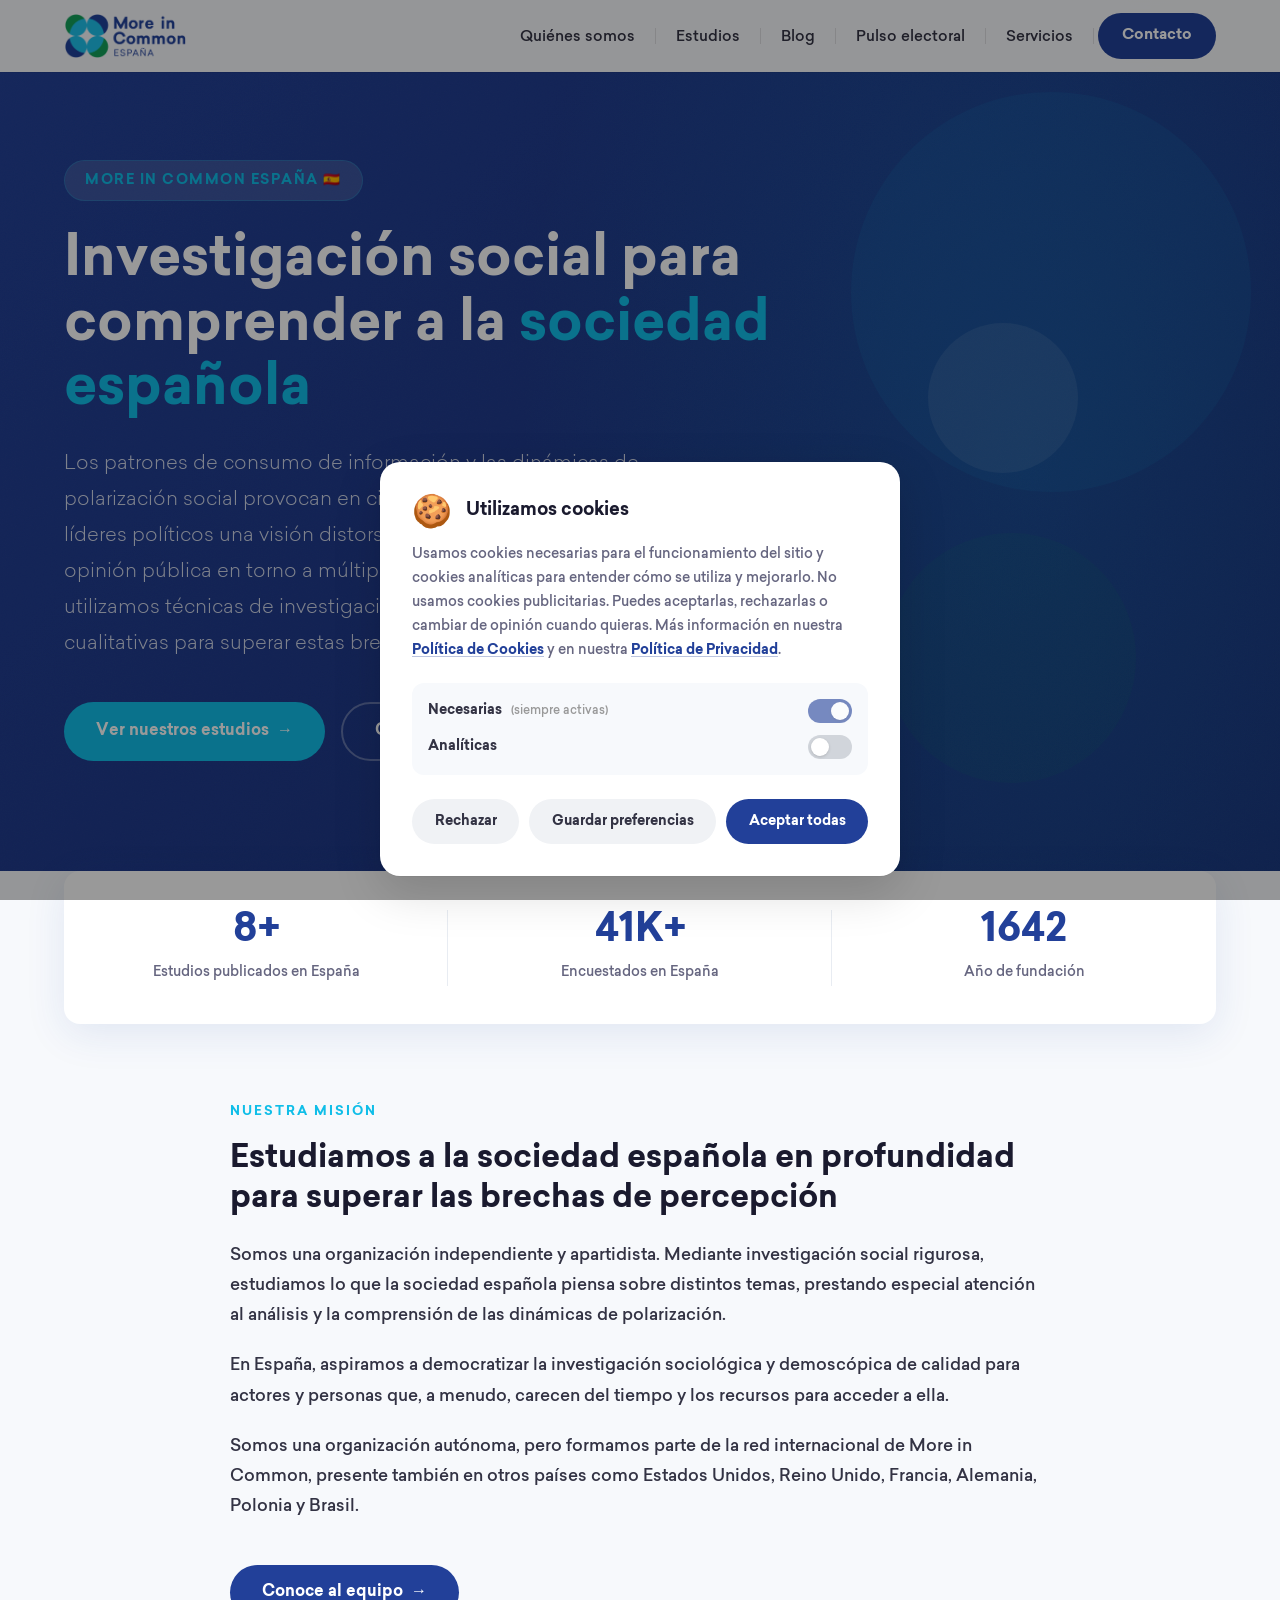
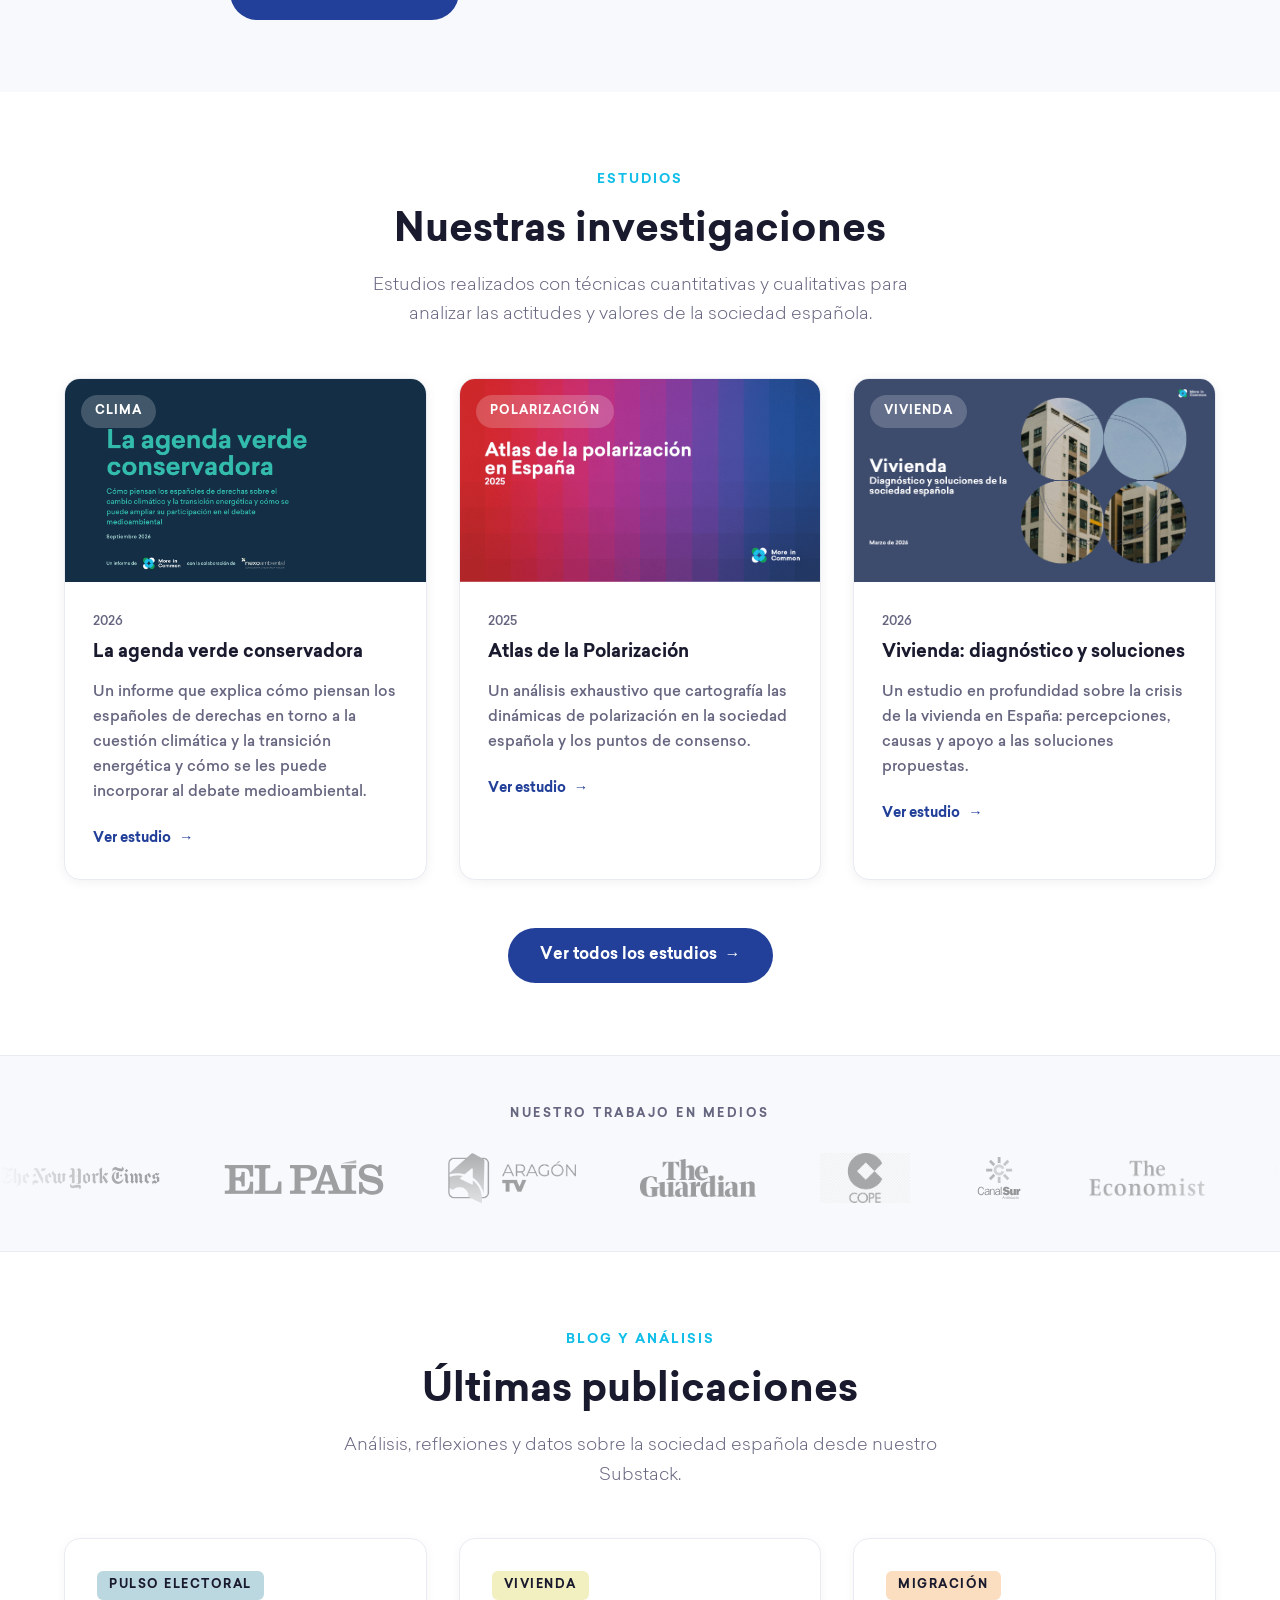
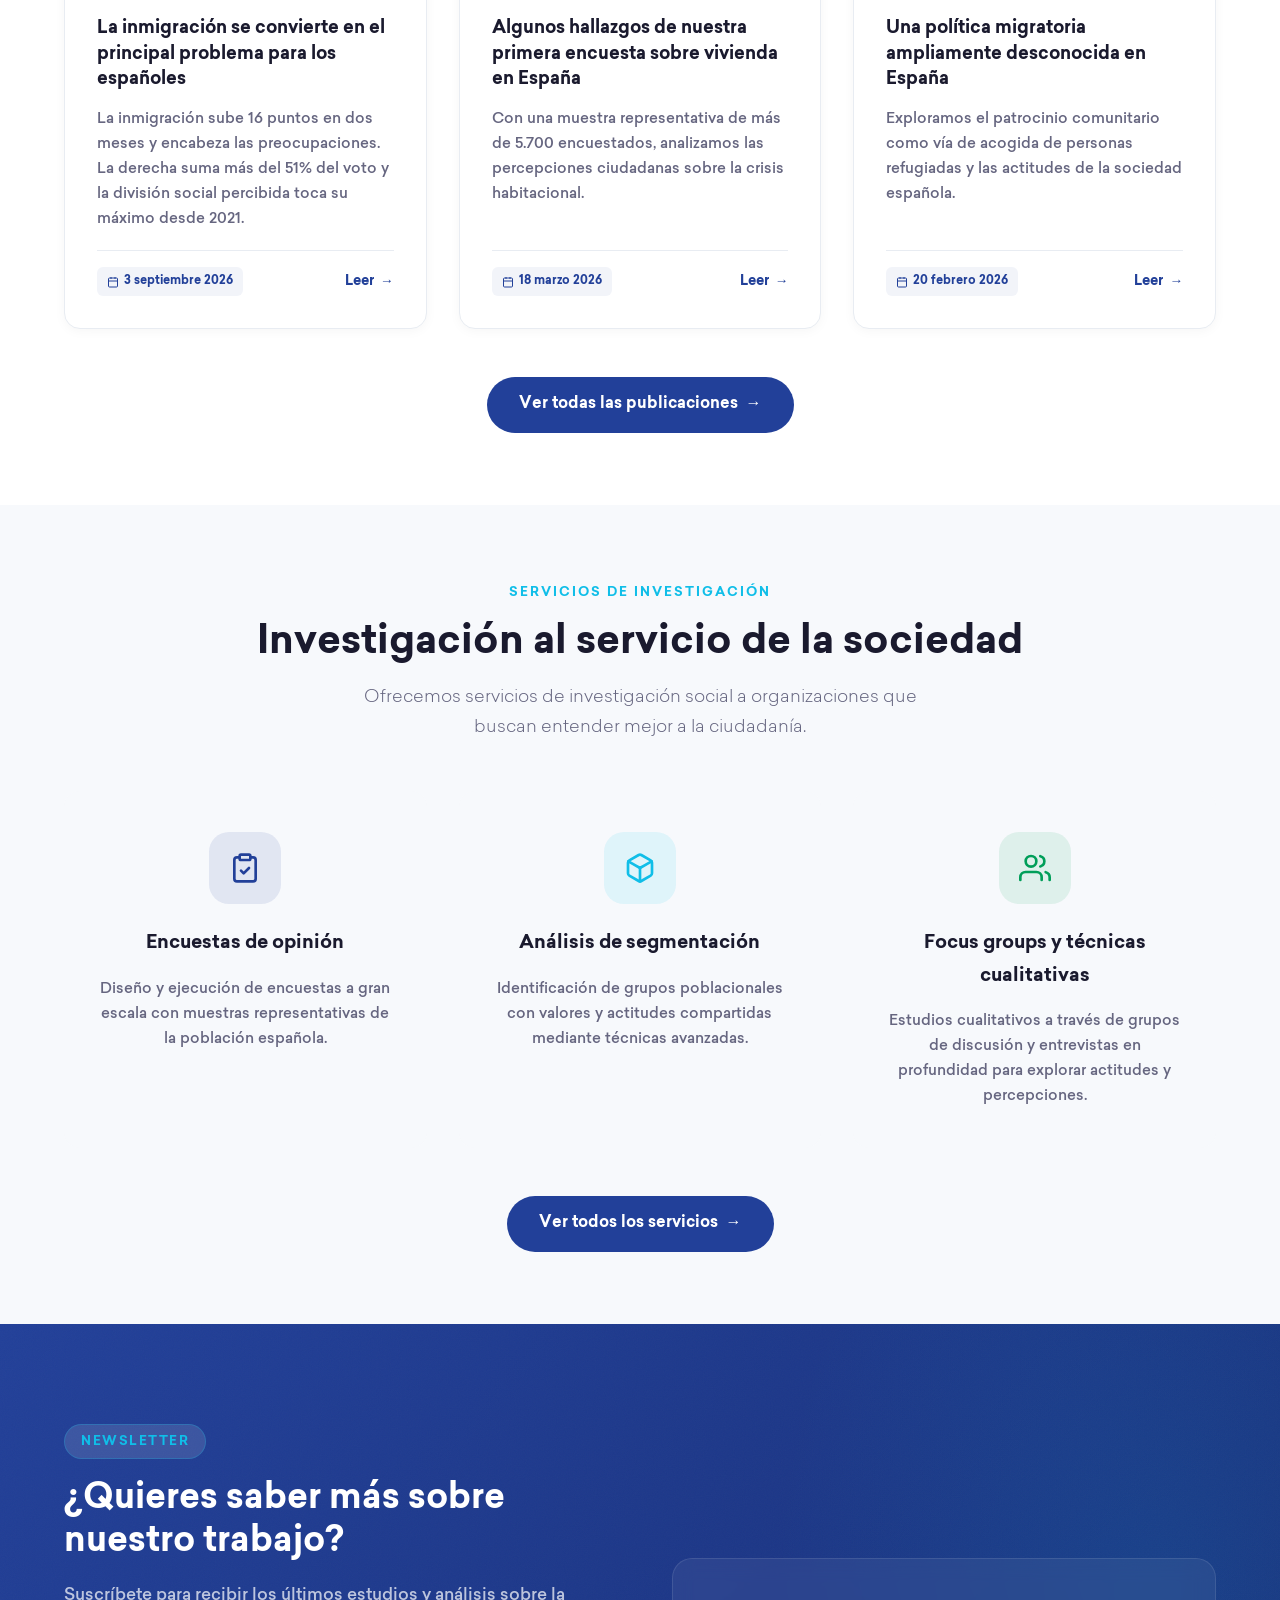
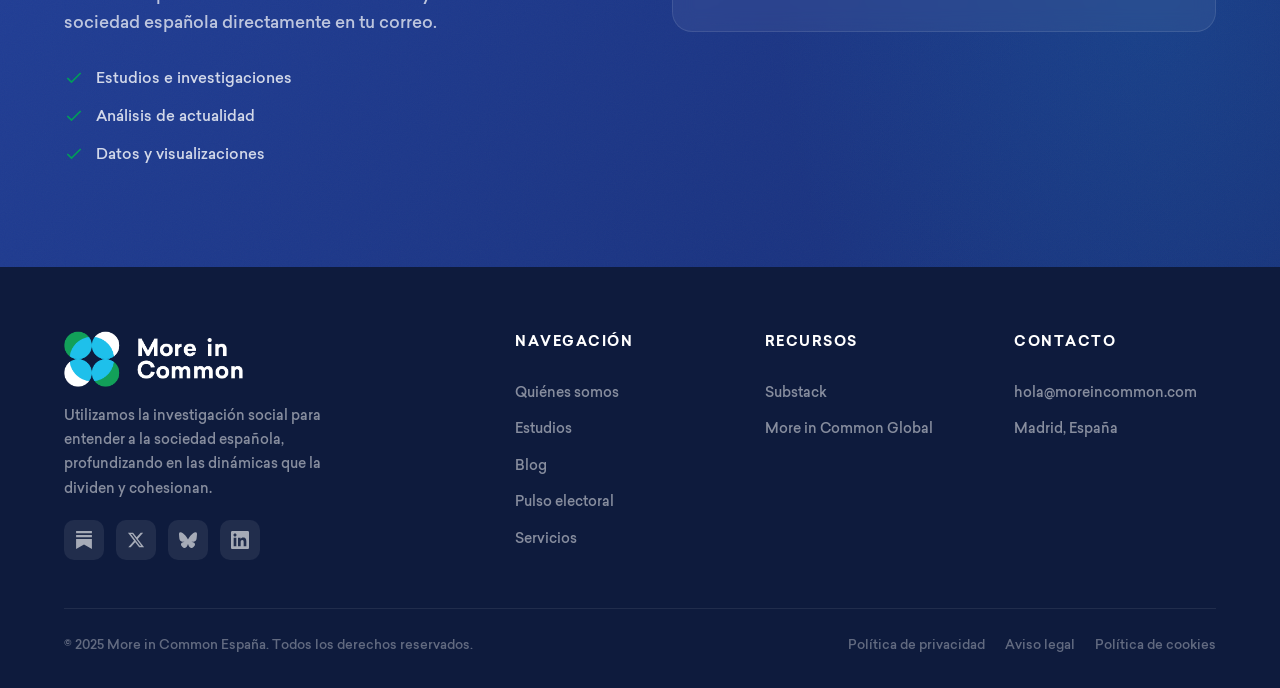
<file: index.html>
<!DOCTYPE html>
<html lang="es">
<head>
  <meta charset="UTF-8">
  <meta name="viewport" content="width=device-width, initial-scale=1.0">
  <meta name="description" content="Utilizamos la investigación social para entender a la sociedad española, profundizando en las dinámicas que la dividen y cohesionan.">
  <meta property="og:title" content="More in Common España">
  <meta property="og:description" content="Utilizamos la investigación social para entender a la sociedad española, profundizando en las dinámicas que la dividen y cohesionan.">
  <meta property="og:image" content="https://moreincommon.es/images/og-image.png">
  <meta property="og:image:width" content="1200">
  <meta property="og:image:height" content="630">
  <meta property="og:url" content="https://moreincommon.es/">
  <meta property="og:type" content="website">
  <meta property="og:locale" content="es_ES">
  <meta property="og:site_name" content="More in Common España">
  <meta name="twitter:card" content="summary_large_image">
  <meta name="twitter:title" content="More in Common España">
  <meta name="twitter:description" content="Utilizamos la investigación social para entender a la sociedad española, profundizando en las dinámicas que la dividen y cohesionan.">
  <meta name="twitter:image" content="https://moreincommon.es/images/og-image.png">
  <title>More in Common España</title>
  <link rel="canonical" href="https://moreincommon.es/">
  <link rel="icon" type="image/svg+xml" href="images/favicon.svg">
  <link rel="icon" type="image/png" href="images/favicon.png">
  <link rel="apple-touch-icon" href="images/favicon.png">
  <link rel="stylesheet" href="css/styles.css">
  <link rel="stylesheet" href="css/cookie.css">
  <script type="application/ld+json">
  {
    "@context": "https://schema.org",
    "@graph": [
      {
        "@type": "Organization",
        "@id": "https://moreincommon.es/#organization",
        "name": "More in Common España",
        "url": "https://moreincommon.es",
        "logo": {
          "@type": "ImageObject",
          "url": "https://moreincommon.es/images/MiC_logo.png"
        },
        "description": "Organización internacional sin ánimo de lucro de investigación social dedicada a entender las dinámicas que dividen y cohesionan a la sociedad española.",
        "sameAs": [
          "https://x.com/moreincommones",
          "https://www.linkedin.com/company/more-in-common-españa/",
          "https://bsky.app/profile/moreincommones.bsky.social",
          "https://moreincommones.substack.com"
        ],
        "contactPoint": {
          "@type": "ContactPoint",
          "email": "hola@moreincommon.com",
          "contactType": "general"
        },
        "address": {
          "@type": "PostalAddress",
          "addressLocality": "Madrid",
          "addressCountry": "ES"
        },
        "foundingDate": "2024",
        "nonprofitStatus": "NonprofitType"
      },
      {
        "@type": "WebSite",
        "@id": "https://moreincommon.es/#website",
        "name": "More in Common España",
        "url": "https://moreincommon.es",
        "publisher": {
          "@id": "https://moreincommon.es/#organization"
        },
        "inLanguage": "es"
      }
    ]
  }
  </script>
  <!-- Google Analytics (GA4) with Consent Mode -->
  <script src="js/analytics.js"></script>
</head>
<body>

  <!-- ============ NAVIGATION ============ -->
  <nav class="navbar" id="navbar">
    <div class="nav-container">
      <a href="index.html" class="nav-logo">
        <img src="images/MiC_logo.png" alt="More in Common España">
      </a>
      <ul class="nav-links" id="navLinks">
        <li><a href="quienes-somos.html">Quiénes somos</a></li>
        <li><a href="estudios.html">Estudios</a></li>
        <li><a href="blog.html">Blog</a></li>
        <li><a href="pulso-electoral.html">Pulso electoral</a></li>
        <li><a href="servicios.html">Servicios</a></li>
        <li><a href="mailto:hola@moreincommon.com" class="nav-cta">Contacto</a></li>
      </ul>
      <div class="hamburger" id="hamburger" aria-label="Abrir menú" role="button" tabindex="0">
        <span></span>
        <span></span>
        <span></span>
      </div>
    </div>
  </nav>

  <!-- ============ HERO ============ -->
  <section class="hero" id="inicio">
    <div class="container">
      <div class="hero-content">
        <span class="hero-label">More in Common España 🇪🇸</span>
        <h1>Investigación social para comprender a la <span class="highlight">sociedad española</span></h1>
        <p>Los patrones de consumo de información y las dinámicas de polarización social provocan en ciudadanos, organizaciones y líderes políticos una visión distorsionada de dónde está la opinión pública en torno a múltiples temas. En More in Common utilizamos técnicas de investigación social cuantitativas y cualitativas para superar estas brechas de percepción.</p>
        <div class="hero-buttons">
          <a href="estudios.html" class="btn btn-primary">Ver nuestros estudios <span>→</span></a>
          <a href="quienes-somos.html" class="btn btn-outline">Conócenos</a>
        </div>
      </div>
    </div>
    <div class="hero-shapes">
      <div class="shape shape-1"></div>
      <div class="shape shape-2"></div>
      <div class="shape shape-3"></div>
    </div>
  </section>

  <!-- ============ STATS BAR ============ -->
  <div class="stats-bar">
    <div class="stats-container">
      <div class="stats-grid stats-grid--three">
        <div class="stat-item fade-in">
          <div class="stat-number">10+</div>
          <div class="stat-label">Estudios publicados en España</div>
        </div>
        <div class="stat-item fade-in">
          <div class="stat-number">50K+</div>
          <div class="stat-label">Encuestados en España</div>
        </div>
        <div class="stat-item fade-in">
          <div class="stat-number">2024</div>
          <div class="stat-label">Año de fundación</div>
        </div>
      </div>
    </div>
  </div>

  <!-- ============ NUESTRA MISIÓN ============ -->
  <section class="section about" id="mision" style="background: var(--color-off-white);">
    <div class="container">
      <div class="about-grid" style="grid-template-columns: 1fr; max-width: 820px; margin: 0 auto;">
        <div class="about-content fade-in-left">
          <span class="section-tag">Nuestra misión</span>
          <h3>Estudiamos a la sociedad española en profundidad para superar las brechas de percepción</h3>
          <p>Somos una organización independiente y apartidista. Mediante investigación social rigurosa, estudiamos lo que la sociedad española piensa sobre distintos temas, prestando especial atención al análisis y la comprensión de las dinámicas de polarización.</p>
          <p>En España, aspiramos a democratizar la investigación sociológica y demoscópica de calidad para actores y personas que, a menudo, carecen del tiempo y los recursos para acceder a ella.</p>
          <p>Somos una organización autónoma, pero formamos parte de la red internacional de More in Common, presente también en otros países como Estados Unidos, Reino Unido, Francia, Alemania, Polonia y Brasil.</p>
          <a href="quienes-somos.html" class="btn btn-dark" style="margin-top: 24px;">Conoce al equipo <span>→</span></a>
        </div>
      </div>
    </div>
  </section>

  <!-- ============ ESTUDIOS PREVIEW ============ -->
  <section class="section studies" id="estudios">
    <div class="container">
      <div class="section-header fade-in">
        <span class="section-tag">Estudios</span>
        <h2 class="section-title">Nuestras investigaciones</h2>
        <p class="section-subtitle">Estudios realizados con técnicas cuantitativas y cualitativas para analizar las actitudes y valores de la sociedad española.</p>
      </div>
      <div class="studies-grid">
        <div class="study-card fade-in">
          <div class="study-card-image">
            <img src="images/estudios/agenda-verde-conservadora.png" alt="La agenda verde conservadora">
            <span class="study-category">Clima</span>
          </div>
          <div class="study-card-content">
            <span class="study-date">2026</span>
            <h3>La agenda verde conservadora</h3>
            <p>Un informe que explica cómo piensan los españoles de derechas en torno a la cuestión climática y la transición energética y cómo se les puede incorporar al debate medioambiental.</p>
            <a href="estudios.html" class="study-link">Ver estudio <span class="arrow">→</span></a>
          </div>
        </div>
        <div class="study-card fade-in">
          <div class="study-card-image">
            <img src="images/estudios/atlas-polarizacion.png" alt="Atlas de la Polarización">
            <span class="study-category">Polarización</span>
          </div>
          <div class="study-card-content">
            <span class="study-date">2025</span>
            <h3>Atlas de la Polarización</h3>
            <p>Un análisis exhaustivo que cartografía las dinámicas de polarización en la sociedad española y los puntos de consenso.</p>
            <a href="estudios.html" class="study-link">Ver estudio <span class="arrow">→</span></a>
          </div>
        </div>
        <div class="study-card fade-in">
          <div class="study-card-image">
            <img src="images/estudios/vivienda-diagnostico-soluciones.png" alt="Vivienda: diagnóstico y soluciones">
            <span class="study-category">Vivienda</span>
          </div>
          <div class="study-card-content">
            <span class="study-date">2026</span>
            <h3>Vivienda: diagnóstico y soluciones</h3>
            <p>Un estudio en profundidad sobre la crisis de la vivienda en España: percepciones, causas y apoyo a las soluciones propuestas.</p>
            <a href="estudios.html" class="study-link">Ver estudio <span class="arrow">→</span></a>
          </div>
        </div>
      </div>
      <div class="section-more fade-in">
        <a href="estudios.html" class="btn btn-dark">Ver todos los estudios <span>→</span></a>
      </div>
    </div>
  </section>

  <!-- ============ MEDIA MARQUEE ============ -->
  <section class="media-section">
    <p class="media-label">Nuestro trabajo en medios</p>
    <div class="marquee">
      <div class="marquee-track">
        <!-- Internacional → Nacional → Regional pattern -->
        <img class="marquee-logo" src="images/medios/nytimes.png" alt="The New York Times">
        <img class="marquee-logo" src="images/medios/elpais.png" alt="El País">
        <img class="marquee-logo marquee-logo-lg" src="images/medios/aragon_tv.png" alt="Aragón TV">
        <img class="marquee-logo" src="images/medios/theguardian.png" alt="The Guardian">
        <img class="marquee-logo marquee-logo-lg" src="images/medios/cope.png" alt="COPE">
        <img class="marquee-logo marquee-logo-lg" src="images/medios/canalsur.svg" alt="Canal Sur">
        <img class="marquee-logo" src="images/medios/economist.png" alt="The Economist">
        <img class="marquee-logo marquee-logo-lg" src="images/medios/antena3.jpg" alt="Antena 3">
        <img class="marquee-logo marquee-logo-lg" src="images/medios/eitb.png" alt="EITB">
        <img class="marquee-logo marquee-logo-lg" src="images/medios/ft.png" alt="Financial Times">
        <img class="marquee-logo" src="images/medios/elmundo.png" alt="El Mundo">
        <img class="marquee-logo" src="images/medios/elperiodico.png" alt="El Periódico">
        <img class="marquee-logo marquee-logo-lg" src="images/medios/lasexta.svg" alt="La Sexta">
        <img class="marquee-logo marquee-logo-lg" src="images/medios/rtve.png" alt="RTVE">
        <img class="marquee-logo marquee-logo-lg" src="images/medios/onda_cero.png" alt="Onda Cero">
        <!-- Duplicate for seamless loop -->
        <img class="marquee-logo" src="images/medios/nytimes.png" alt="The New York Times">
        <img class="marquee-logo" src="images/medios/elpais.png" alt="El País">
        <img class="marquee-logo marquee-logo-lg" src="images/medios/aragon_tv.png" alt="Aragón TV">
        <img class="marquee-logo" src="images/medios/theguardian.png" alt="The Guardian">
        <img class="marquee-logo marquee-logo-lg" src="images/medios/cope.png" alt="COPE">
        <img class="marquee-logo marquee-logo-lg" src="images/medios/canalsur.svg" alt="Canal Sur">
        <img class="marquee-logo" src="images/medios/economist.png" alt="The Economist">
        <img class="marquee-logo marquee-logo-lg" src="images/medios/antena3.jpg" alt="Antena 3">
        <img class="marquee-logo marquee-logo-lg" src="images/medios/eitb.png" alt="EITB">
        <img class="marquee-logo marquee-logo-lg" src="images/medios/ft.png" alt="Financial Times">
        <img class="marquee-logo" src="images/medios/elmundo.png" alt="El Mundo">
        <img class="marquee-logo" src="images/medios/elperiodico.png" alt="El Periódico">
        <img class="marquee-logo marquee-logo-lg" src="images/medios/lasexta.svg" alt="La Sexta">
        <img class="marquee-logo marquee-logo-lg" src="images/medios/rtve.png" alt="RTVE">
        <img class="marquee-logo marquee-logo-lg" src="images/medios/onda_cero.png" alt="Onda Cero">
      </div>
    </div>
  </section>

  <!-- ============ BLOG PREVIEW ============ -->
  <section class="section blog" id="blog" style="background: var(--color-white);">
    <div class="container">
      <div class="section-header fade-in">
        <span class="section-tag">Blog y análisis</span>
        <h2 class="section-title">Últimas publicaciones</h2>
        <p class="section-subtitle">Análisis, reflexiones y datos sobre la sociedad española desde nuestro Substack.</p>
      </div>
      <div class="blog-grid">
        <a href="https://moreincommones.substack.com/p/la-inmigracion-se-convierte-en-el" target="_blank" class="blog-card fade-in">
          <span class="blog-card-tag tag-pulso-electoral">Pulso electoral</span>
          <h3>La inmigración se convierte en el principal problema para los españoles</h3>
          <p>La inmigración sube 16 puntos en dos meses y encabeza las preocupaciones. La derecha suma más del 51% del voto y la división social percibida toca su máximo desde 2021.</p>
          <div class="blog-card-footer">
            <span class="blog-card-date">3 septiembre 2026</span>
            <span class="blog-card-read">Leer <span>→</span></span>
          </div>
        </a>
        <a href="https://moreincommones.substack.com" target="_blank" class="blog-card fade-in">
          <span class="blog-card-tag tag-vivienda">Vivienda</span>
          <h3>Algunos hallazgos de nuestra primera encuesta sobre vivienda en España</h3>
          <p>Con una muestra representativa de más de 5.700 encuestados, analizamos las percepciones ciudadanas sobre la crisis habitacional.</p>
          <div class="blog-card-footer">
            <span class="blog-card-date">18 marzo 2026</span>
            <span class="blog-card-read">Leer <span>→</span></span>
          </div>
        </a>
        <a href="https://moreincommones.substack.com" target="_blank" class="blog-card fade-in">
          <span class="blog-card-tag tag-migracion">Migración</span>
          <h3>Una política migratoria ampliamente desconocida en España</h3>
          <p>Exploramos el patrocinio comunitario como vía de acogida de personas refugiadas y las actitudes de la sociedad española.</p>
          <div class="blog-card-footer">
            <span class="blog-card-date">20 febrero 2026</span>
            <span class="blog-card-read">Leer <span>→</span></span>
          </div>
        </a>
      </div>
      <div class="section-more fade-in">
        <a href="blog.html" class="btn btn-dark">Ver todas las publicaciones <span>→</span></a>
      </div>
    </div>
  </section>

  <!-- ============ SERVICIOS PREVIEW ============ -->
  <section class="section services" id="servicios" style="background: var(--color-off-white);">
    <div class="container">
      <div class="section-header fade-in">
        <span class="section-tag">Servicios de investigación</span>
        <h2 class="section-title">Investigación al servicio de la sociedad</h2>
        <p class="section-subtitle">Ofrecemos servicios de investigación social a organizaciones que buscan entender mejor a la ciudadanía.</p>
      </div>
      <div class="services-grid">
        <div class="service-card fade-in">
          <div class="service-icon si-blue">
            <svg width="32" height="32" fill="none" stroke="currentColor" stroke-width="2" stroke-linecap="round" stroke-linejoin="round" viewBox="0 0 24 24"><path d="M16 4h2a2 2 0 0 1 2 2v14a2 2 0 0 1-2 2H6a2 2 0 0 1-2-2V6a2 2 0 0 1 2-2h2"/><rect x="8" y="2" width="8" height="4" rx="1" ry="1"/><path d="M9 14l2 2 4-4"/></svg>
          </div>
          <h3>Encuestas de opinión</h3>
          <p>Diseño y ejecución de encuestas a gran escala con muestras representativas de la población española.</p>
        </div>
        <div class="service-card fade-in">
          <div class="service-icon si-cyan">
            <svg width="32" height="32" fill="none" stroke="currentColor" stroke-width="2" stroke-linecap="round" stroke-linejoin="round" viewBox="0 0 24 24"><path d="M21 16V8a2 2 0 0 0-1-1.73l-7-4a2 2 0 0 0-2 0l-7 4A2 2 0 0 0 3 8v8a2 2 0 0 0 1 1.73l7 4a2 2 0 0 0 2 0l7-4A2 2 0 0 0 21 16z"/><polyline points="3.27 6.96 12 12.01 20.73 6.96"/><line x1="12" y1="22.08" x2="12" y2="12"/></svg>
          </div>
          <h3>Análisis de segmentación</h3>
          <p>Identificación de grupos poblacionales con valores y actitudes compartidas mediante técnicas avanzadas.</p>
        </div>
        <div class="service-card fade-in">
          <div class="service-icon si-green">
            <svg width="32" height="32" fill="none" stroke="currentColor" stroke-width="2" stroke-linecap="round" stroke-linejoin="round" viewBox="0 0 24 24"><path d="M17 21v-2a4 4 0 0 0-4-4H5a4 4 0 0 0-4 4v2"/><circle cx="9" cy="7" r="4"/><path d="M23 21v-2a4 4 0 0 0-3-3.87"/><path d="M16 3.13a4 4 0 0 1 0 7.75"/></svg>
          </div>
          <h3>Focus groups y técnicas cualitativas</h3>
          <p>Estudios cualitativos a través de grupos de discusión y entrevistas en profundidad para explorar actitudes y percepciones.</p>
        </div>
      </div>
      <div class="section-more fade-in">
        <a href="servicios.html" class="btn btn-dark">Ver todos los servicios <span>→</span></a>
      </div>
    </div>
  </section>

  <!-- ============ NEWSLETTER SECTION ============ -->
  <section class="newsletter-section" id="newsletter">
    <div class="container">
      <div class="newsletter-wrapper">
        <div class="newsletter-text">
          <span class="newsletter-tag">Newsletter</span>
          <h2>¿Quieres saber más sobre nuestro trabajo?</h2>
          <p>Suscríbete para recibir los últimos estudios y análisis sobre la sociedad española directamente en tu correo.</p>
          <div class="newsletter-features">
            <div class="newsletter-feature">
              <svg width="20" height="20" fill="none" stroke="currentColor" stroke-width="2" viewBox="0 0 24 24"><polyline points="20 6 9 17 4 12"/></svg>
              <span>Estudios e investigaciones</span>
            </div>
            <div class="newsletter-feature">
              <svg width="20" height="20" fill="none" stroke="currentColor" stroke-width="2" viewBox="0 0 24 24"><polyline points="20 6 9 17 4 12"/></svg>
              <span>Análisis de actualidad</span>
            </div>
            <div class="newsletter-feature">
              <svg width="20" height="20" fill="none" stroke="currentColor" stroke-width="2" viewBox="0 0 24 24"><polyline points="20 6 9 17 4 12"/></svg>
              <span>Datos y visualizaciones</span>
            </div>
          </div>
        </div>
        <div class="newsletter-form-container">
          <div class="newsletter-form">
            <script src="https://js-eu1.hsforms.net/forms/embed/26724274.js" defer></script>
            <div class="hs-form-frame" data-region="eu1" data-form-id="06fff910-1b04-4523-8947-7f3e236b85d2" data-portal-id="26724274"></div>
          </div>
        </div>
      </div>
    </div>
  </section>

  <!-- ============ FOOTER ============ -->
  <footer class="footer">
    <div class="container">
      <div class="footer-grid">
        <div class="footer-brand">
          <img src="images/mic_logo_white.png" alt="More in Common">
          <p>Utilizamos la investigación social para entender a la sociedad española, profundizando en las dinámicas que la dividen y cohesionan.</p>
          <div class="footer-social">
            <a href="https://moreincommones.substack.com" target="_blank" aria-label="Substack">
              <svg width="18" height="18" viewBox="0 0 24 24" fill="currentColor"><path d="M22.539 8.242H1.46V5.406h21.08v2.836zM1.46 10.812V24L12 18.11 22.54 24V10.812H1.46zM22.54 0H1.46v2.836h21.08V0z"/></svg>
            </a>
            <a href="https://x.com/moreincommones" target="_blank" aria-label="X / Twitter">
              <svg width="18" height="18" fill="currentColor" viewBox="0 0 24 24"><path d="M18.244 2.25h3.308l-7.227 8.26 8.502 11.24H16.17l-5.214-6.817L4.99 21.75H1.68l7.73-8.835L1.254 2.25H8.08l4.713 6.231zm-1.161 17.52h1.833L7.084 4.126H5.117z"/></svg>
            </a>
            <a href="https://bsky.app/profile/moreincommones.bsky.social" target="_blank" aria-label="Bluesky">
              <svg width="18" height="18" fill="currentColor" viewBox="0 0 16 16"><path d="M3.468 1.948C5.303 3.325 7.276 6.118 8 7.616c.725-1.498 2.698-4.29 4.532-5.668C13.855.955 16 .186 16 2.632c0 .489-.28 4.105-.444 4.692-.572 2.04-2.653 2.561-4.504 2.246 3.236.551 4.06 2.375 2.281 4.2-3.376 3.464-4.852-.87-5.23-1.98-.07-.204-.103-.3-.103-.218 0-.081-.033.014-.102.218-.379 1.1-1.855 5.444-5.231 1.98-1.778-1.825-.955-3.65 2.28-4.2-1.85.315-3.932-.205-4.503-2.246C.28 6.737 0 3.12 0 2.632 0 .186 2.145.955 3.468 1.948"/></svg>
            </a>
            <a href="https://www.linkedin.com/company/more-in-common-españa/" target="_blank" aria-label="LinkedIn">
              <svg width="18" height="18" fill="currentColor" viewBox="0 0 24 24"><path d="M20.447 20.452h-3.554v-5.569c0-1.328-.027-3.037-1.852-3.037-1.853 0-2.136 1.445-2.136 2.939v5.667H9.351V9h3.414v1.561h.046c.477-.9 1.637-1.85 3.37-1.85 3.601 0 4.267 2.37 4.267 5.455v6.286zM5.337 7.433c-1.144 0-2.063-.926-2.063-2.065 0-1.138.92-2.063 2.063-2.063 1.14 0 2.064.925 2.064 2.063 0 1.139-.925 2.065-2.064 2.065zm1.782 13.019H3.555V9h3.564v11.452zM22.225 0H1.771C.792 0 0 .774 0 1.729v20.542C0 23.227.792 24 1.771 24h20.451C23.2 24 24 23.227 24 22.271V1.729C24 .774 23.2 0 22.222 0h.003z"/></svg>
            </a>
          </div>
        </div>
        <div class="footer-col">
          <h4>Navegación</h4>
          <a href="quienes-somos.html">Quiénes somos</a>
          <a href="estudios.html">Estudios</a>
          <a href="blog.html">Blog</a>
          <a href="pulso-electoral.html">Pulso electoral</a>
          <a href="servicios.html">Servicios</a>
        </div>
        <div class="footer-col">
          <h4>Recursos</h4>
          <a href="https://moreincommones.substack.com" target="_blank">Substack</a>
          <a href="https://www.moreincommon.com" target="_blank">More in Common Global</a>
        </div>
        <div class="footer-col">
          <h4>Contacto</h4>
          <a href="mailto:hola@moreincommon.com">hola@moreincommon.com</a>
          <a href="#">Madrid, España</a>
        </div>
      </div>
      <div class="footer-bottom">
        <span>&copy; 2025 More in Common España. Todos los derechos reservados.</span>
        <span style="display: flex; gap: 20px; flex-wrap: wrap; justify-content: center;"><a href="privacidad.html" style="color: rgba(255,255,255,0.35); transition: color 0.3s;">Política de privacidad</a><a href="aviso-legal.html" style="color: rgba(255,255,255,0.35); transition: color 0.3s;">Aviso legal</a><a href="cookies.html" style="color: rgba(255,255,255,0.35); transition: color 0.3s;">Política de cookies</a></span>
      </div>
    </div>
  </footer>

  <script src="js/main.js"></script>
  <script src="js/cookie.js"></script>
</body>
</html>
</file>
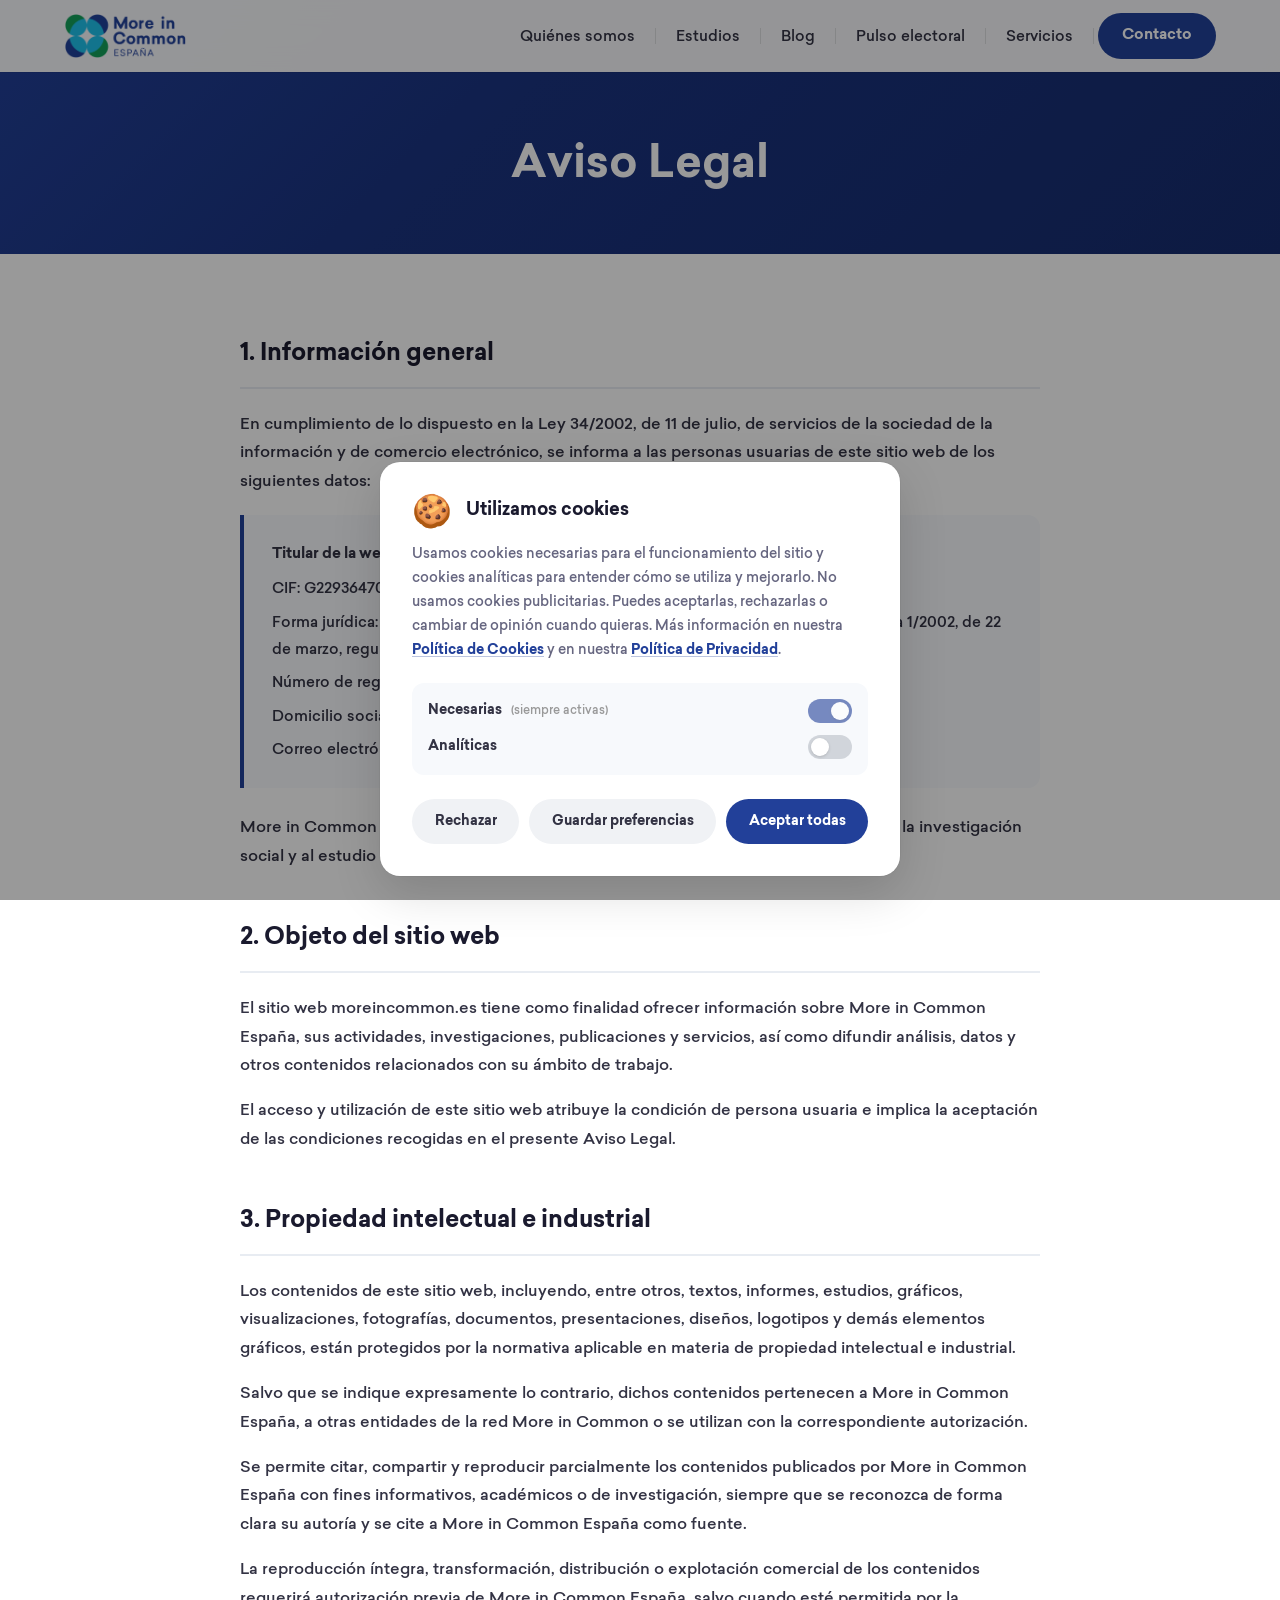
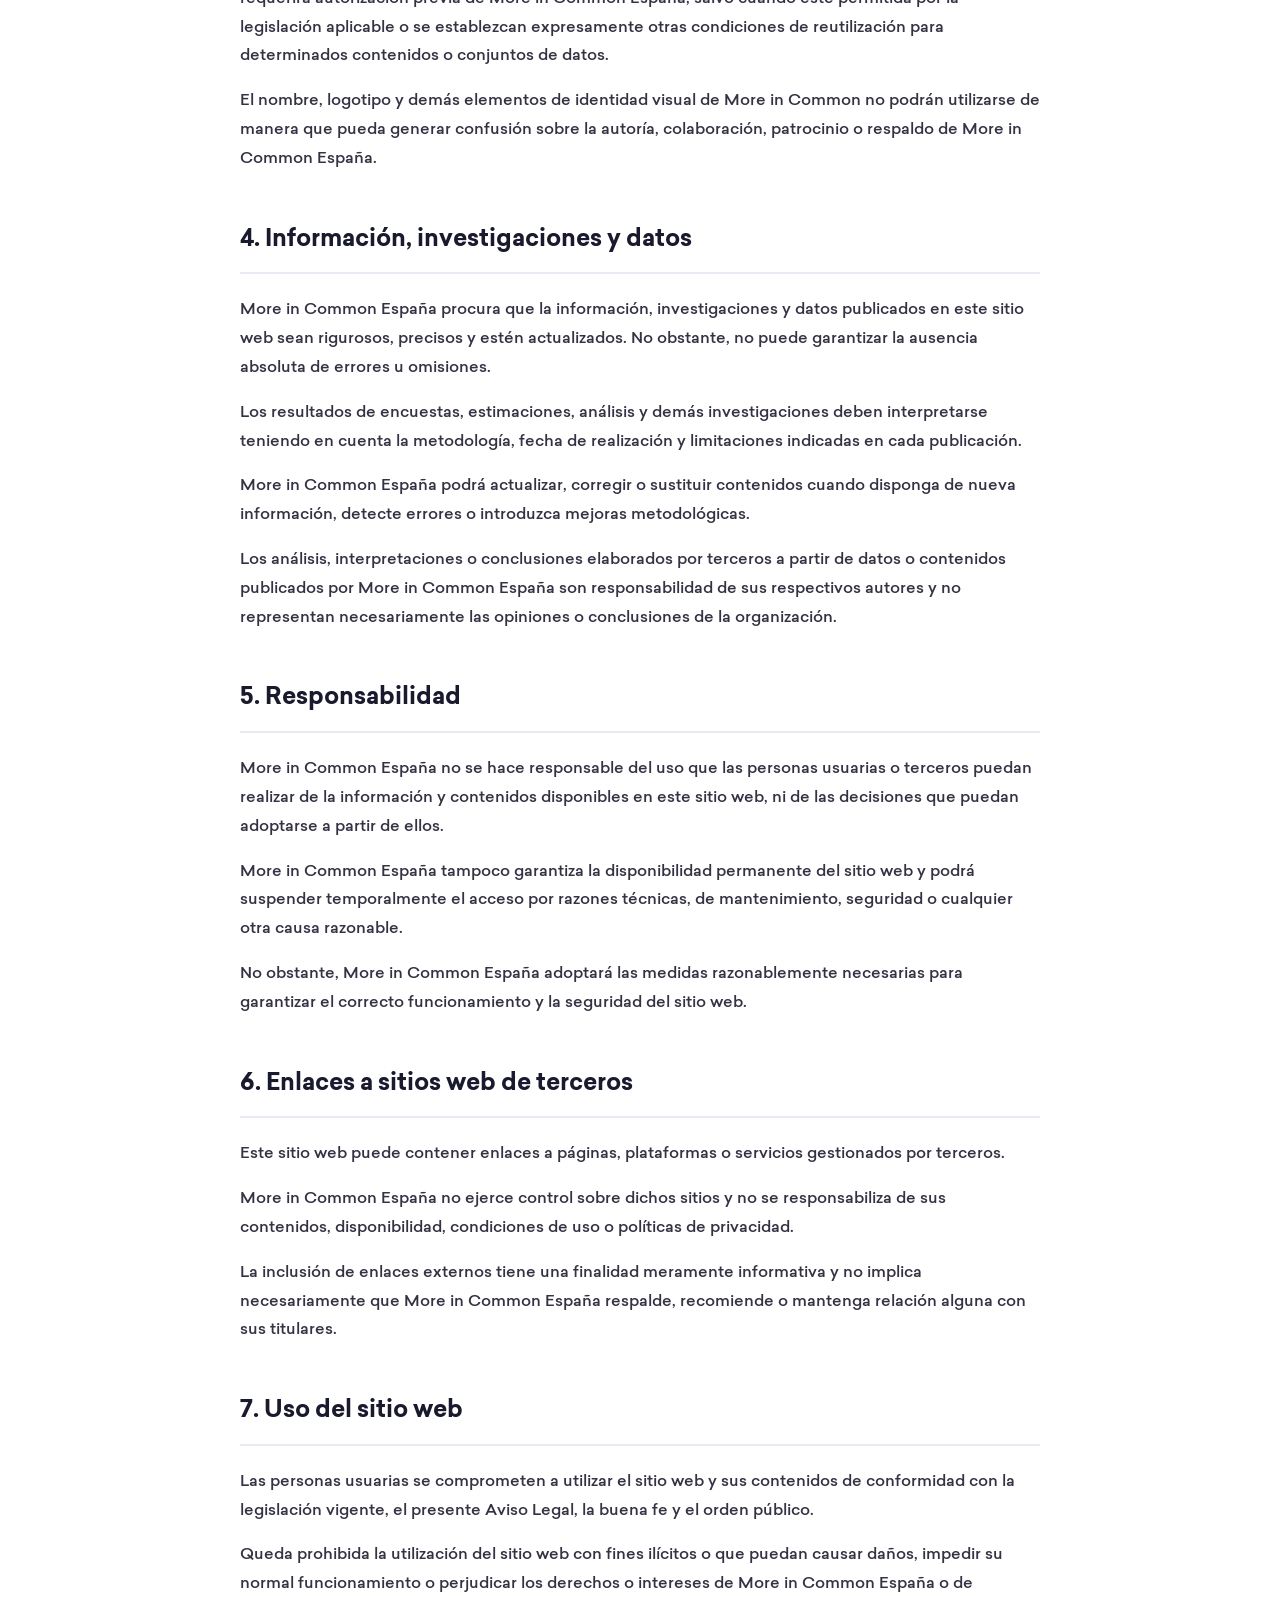
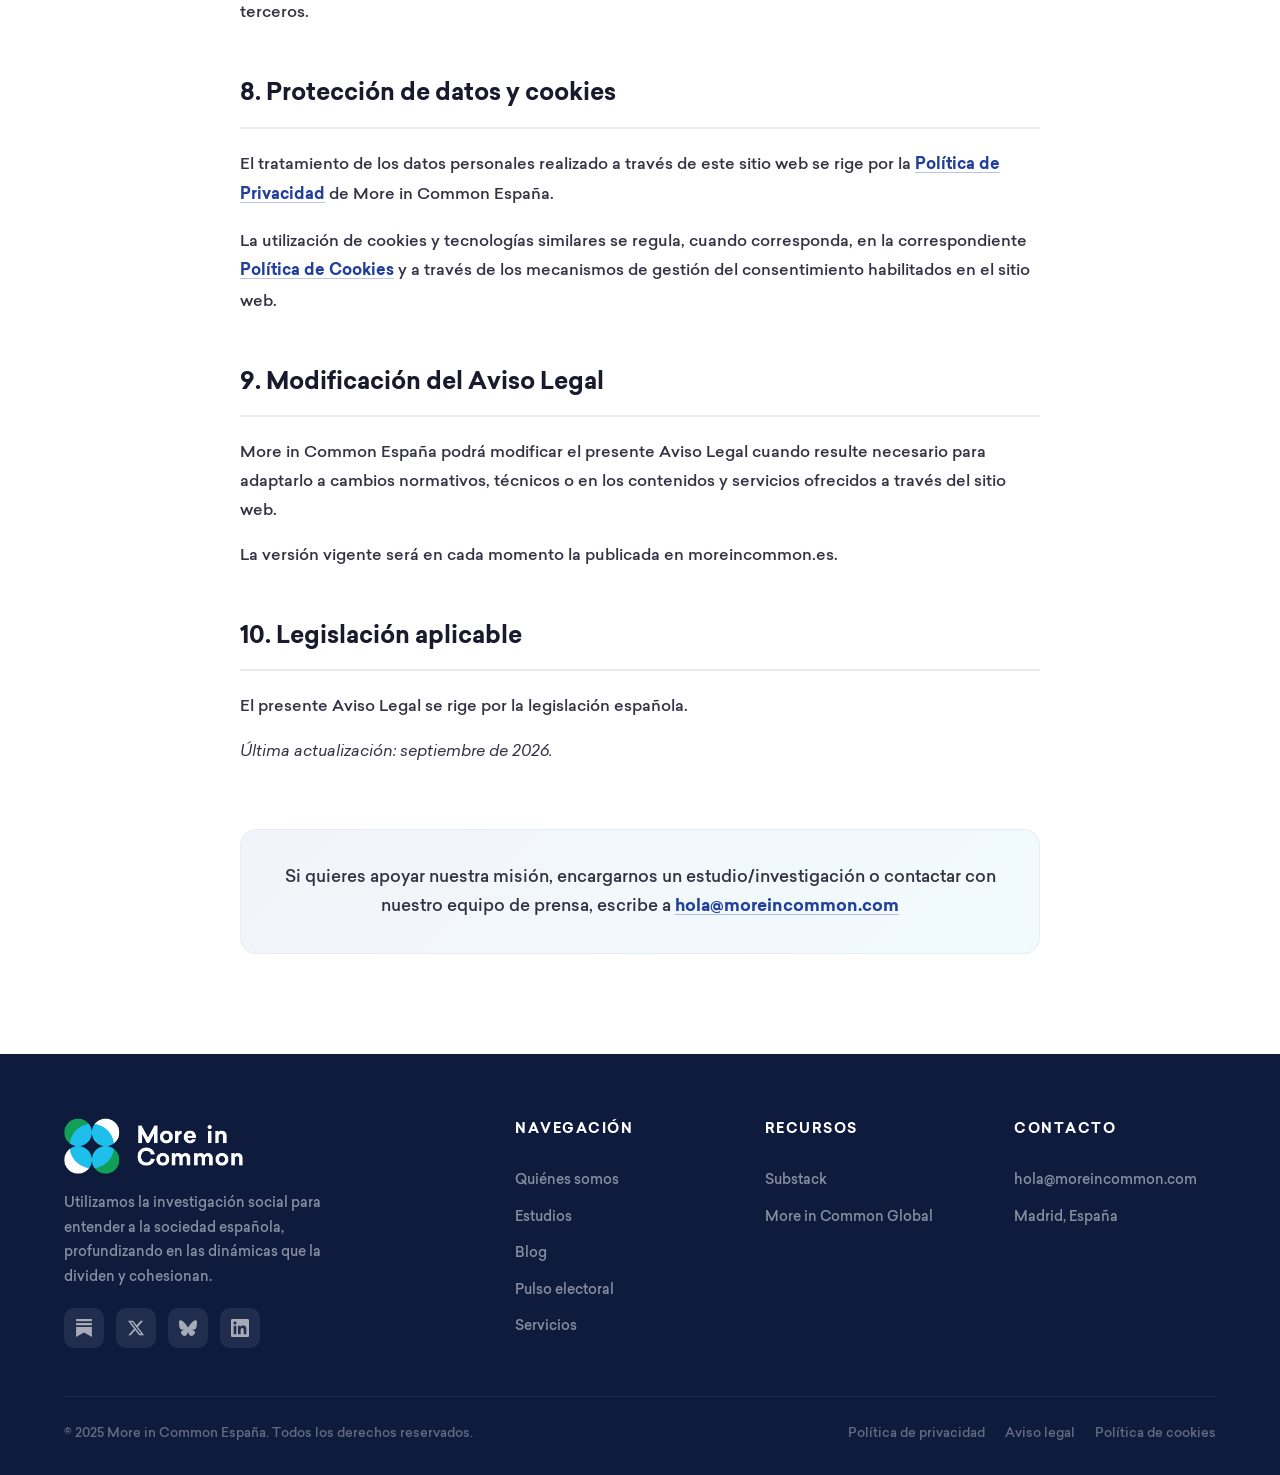
<file: aviso-legal.html>
<!DOCTYPE html>
<html lang="es">
<head>
  <meta charset="UTF-8">
  <meta name="viewport" content="width=device-width, initial-scale=1.0">
  <meta name="description" content="Aviso Legal - More in Common España">
  <meta property="og:title" content="Aviso Legal - More in Common España">
  <meta property="og:description" content="Aviso Legal de More in Common España.">
  <meta property="og:image" content="https://moreincommon.es/images/og-image.png">
  <meta property="og:image:width" content="1200">
  <meta property="og:image:height" content="630">
  <meta property="og:url" content="https://moreincommon.es/aviso-legal.html">
  <meta property="og:type" content="website">
  <meta property="og:locale" content="es_ES">
  <meta property="og:site_name" content="More in Common España">
  <meta name="twitter:card" content="summary_large_image">
  <meta name="twitter:title" content="Aviso Legal - More in Common España">
  <meta name="twitter:description" content="Aviso Legal de More in Common España.">
  <meta name="twitter:image" content="https://moreincommon.es/images/og-image.png">
  <title>Aviso Legal - More in Common España</title>
  <link rel="canonical" href="https://moreincommon.es/aviso-legal.html">
  <link rel="icon" type="image/svg+xml" href="images/favicon.svg">
  <link rel="icon" type="image/png" href="images/favicon.png">
  <link rel="apple-touch-icon" href="images/favicon.png">
  <link rel="stylesheet" href="css/styles.css">
  <link rel="stylesheet" href="css/privacidad.css">
  <link rel="stylesheet" href="css/cookie.css">
  <!-- Google Analytics (GA4) with Consent Mode -->
  <script src="js/analytics.js"></script>
</head>
<body>

  <!-- ============ NAVIGATION ============ -->
  <nav class="navbar" id="navbar">
    <div class="nav-container">
      <a href="index.html" class="nav-logo">
        <img src="images/MiC_logo.png" alt="More in Common España">
      </a>
      <ul class="nav-links" id="navLinks">
        <li><a href="quienes-somos.html">Quiénes somos</a></li>
        <li><a href="estudios.html">Estudios</a></li>
        <li><a href="blog.html">Blog</a></li>
        <li><a href="pulso-electoral.html">Pulso electoral</a></li>
        <li><a href="servicios.html">Servicios</a></li>
        <li><a href="mailto:hola@moreincommon.com" class="nav-cta">Contacto</a></li>
      </ul>
      <div class="hamburger" id="hamburger" aria-label="Abrir menú" role="button" tabindex="0">
        <span></span>
        <span></span>
        <span></span>
      </div>
    </div>
  </nav>

  <!-- ============ LEGAL HERO ============ -->
  <section class="privacy-hero">
    <div class="container">
      <h1>Aviso Legal</h1>
    </div>
  </section>

  <!-- ============ LEGAL CONTENT ============ -->
  <section class="privacy-content">
    <div class="container">
      <div class="privacy-body">

        <div class="privacy-section">
          <h2>1. Información general</h2>
          <p>En cumplimiento de lo dispuesto en la Ley 34/2002, de 11 de julio, de servicios de la sociedad de la información y de comercio electrónico, se informa a las personas usuarias de este sitio web de los siguientes datos:</p>
          <div class="privacy-info-box">
            <p><strong>Titular de la web: More in Common España</strong></p>
            <p>CIF: G22936470</p>
            <p>Forma jurídica: Asociación sin ánimo de lucro constituida al amparo de la Ley Orgánica 1/2002, de 22 de marzo, reguladora del Derecho de Asociación</p>
            <p>Número de registro: 630789</p>
            <p>Domicilio social: Calle Cid 17, 4A – 28220 (Comunidad de Madrid, España)</p>
            <p>Correo electrónico: <a href="mailto:hola@moreincommon.com">hola@moreincommon.com</a></p>
          </div>
          <p>More in Common España es una organización independiente y apartidista dedicada a la investigación social y al estudio de las actitudes, valores y percepciones de la sociedad española.</p>
        </div>

        <div class="privacy-section">
          <h2>2. Objeto del sitio web</h2>
          <p>El sitio web moreincommon.es tiene como finalidad ofrecer información sobre More in Common España, sus actividades, investigaciones, publicaciones y servicios, así como difundir análisis, datos y otros contenidos relacionados con su ámbito de trabajo.</p>
          <p>El acceso y utilización de este sitio web atribuye la condición de persona usuaria e implica la aceptación de las condiciones recogidas en el presente Aviso Legal.</p>
        </div>

        <div class="privacy-section">
          <h2>3. Propiedad intelectual e industrial</h2>
          <p>Los contenidos de este sitio web, incluyendo, entre otros, textos, informes, estudios, gráficos, visualizaciones, fotografías, documentos, presentaciones, diseños, logotipos y demás elementos gráficos, están protegidos por la normativa aplicable en materia de propiedad intelectual e industrial.</p>
          <p>Salvo que se indique expresamente lo contrario, dichos contenidos pertenecen a More in Common España, a otras entidades de la red More in Common o se utilizan con la correspondiente autorización.</p>
          <p>Se permite citar, compartir y reproducir parcialmente los contenidos publicados por More in Common España con fines informativos, académicos o de investigación, siempre que se reconozca de forma clara su autoría y se cite a More in Common España como fuente.</p>
          <p>La reproducción íntegra, transformación, distribución o explotación comercial de los contenidos requerirá autorización previa de More in Common España, salvo cuando esté permitida por la legislación aplicable o se establezcan expresamente otras condiciones de reutilización para determinados contenidos o conjuntos de datos.</p>
          <p>El nombre, logotipo y demás elementos de identidad visual de More in Common no podrán utilizarse de manera que pueda generar confusión sobre la autoría, colaboración, patrocinio o respaldo de More in Common España.</p>
        </div>

        <div class="privacy-section">
          <h2>4. Información, investigaciones y datos</h2>
          <p>More in Common España procura que la información, investigaciones y datos publicados en este sitio web sean rigurosos, precisos y estén actualizados. No obstante, no puede garantizar la ausencia absoluta de errores u omisiones.</p>
          <p>Los resultados de encuestas, estimaciones, análisis y demás investigaciones deben interpretarse teniendo en cuenta la metodología, fecha de realización y limitaciones indicadas en cada publicación.</p>
          <p>More in Common España podrá actualizar, corregir o sustituir contenidos cuando disponga de nueva información, detecte errores o introduzca mejoras metodológicas.</p>
          <p>Los análisis, interpretaciones o conclusiones elaborados por terceros a partir de datos o contenidos publicados por More in Common España son responsabilidad de sus respectivos autores y no representan necesariamente las opiniones o conclusiones de la organización.</p>
        </div>

        <div class="privacy-section">
          <h2>5. Responsabilidad</h2>
          <p>More in Common España no se hace responsable del uso que las personas usuarias o terceros puedan realizar de la información y contenidos disponibles en este sitio web, ni de las decisiones que puedan adoptarse a partir de ellos.</p>
          <p>More in Common España tampoco garantiza la disponibilidad permanente del sitio web y podrá suspender temporalmente el acceso por razones técnicas, de mantenimiento, seguridad o cualquier otra causa razonable.</p>
          <p>No obstante, More in Common España adoptará las medidas razonablemente necesarias para garantizar el correcto funcionamiento y la seguridad del sitio web.</p>
        </div>

        <div class="privacy-section">
          <h2>6. Enlaces a sitios web de terceros</h2>
          <p>Este sitio web puede contener enlaces a páginas, plataformas o servicios gestionados por terceros.</p>
          <p>More in Common España no ejerce control sobre dichos sitios y no se responsabiliza de sus contenidos, disponibilidad, condiciones de uso o políticas de privacidad.</p>
          <p>La inclusión de enlaces externos tiene una finalidad meramente informativa y no implica necesariamente que More in Common España respalde, recomiende o mantenga relación alguna con sus titulares.</p>
        </div>

        <div class="privacy-section">
          <h2>7. Uso del sitio web</h2>
          <p>Las personas usuarias se comprometen a utilizar el sitio web y sus contenidos de conformidad con la legislación vigente, el presente Aviso Legal, la buena fe y el orden público.</p>
          <p>Queda prohibida la utilización del sitio web con fines ilícitos o que puedan causar daños, impedir su normal funcionamiento o perjudicar los derechos o intereses de More in Common España o de terceros.</p>
        </div>

        <div class="privacy-section">
          <h2>8. Protección de datos y cookies</h2>
          <p>El tratamiento de los datos personales realizado a través de este sitio web se rige por la <a href="privacidad.html">Política de Privacidad</a> de More in Common España.</p>
          <p>La utilización de cookies y tecnologías similares se regula, cuando corresponda, en la correspondiente <a href="cookies.html">Política de Cookies</a> y a través de los mecanismos de gestión del consentimiento habilitados en el sitio web.</p>
        </div>

        <div class="privacy-section">
          <h2>9. Modificación del Aviso Legal</h2>
          <p>More in Common España podrá modificar el presente Aviso Legal cuando resulte necesario para adaptarlo a cambios normativos, técnicos o en los contenidos y servicios ofrecidos a través del sitio web.</p>
          <p>La versión vigente será en cada momento la publicada en moreincommon.es.</p>
        </div>

        <div class="privacy-section">
          <h2>10. Legislación aplicable</h2>
          <p>El presente Aviso Legal se rige por la legislación española.</p>
          <p><em>Última actualización: septiembre de 2026.</em></p>
        </div>

        <div class="privacy-contact-box">
          <p>Si quieres apoyar nuestra misión, encargarnos un estudio/investigación o contactar con nuestro equipo de prensa, escribe a <a href="mailto:hola@moreincommon.com">hola@moreincommon.com</a></p>
        </div>

      </div>
    </div>
  </section>

  <!-- ============ FOOTER ============ -->
  <footer class="footer">
    <div class="container">
      <div class="footer-grid">
        <div class="footer-brand">
          <img src="images/mic_logo_white.png" alt="More in Common">
          <p>Utilizamos la investigación social para entender a la sociedad española, profundizando en las dinámicas que la dividen y cohesionan.</p>
          <div class="footer-social">
            <a href="https://moreincommones.substack.com" target="_blank" aria-label="Substack">
              <svg width="18" height="18" viewBox="0 0 24 24" fill="currentColor"><path d="M22.539 8.242H1.46V5.406h21.08v2.836zM1.46 10.812V24L12 18.11 22.54 24V10.812H1.46zM22.54 0H1.46v2.836h21.08V0z"/></svg>
            </a>
            <a href="https://x.com/moreincommones" target="_blank" aria-label="X / Twitter">
              <svg width="18" height="18" fill="currentColor" viewBox="0 0 24 24"><path d="M18.244 2.25h3.308l-7.227 8.26 8.502 11.24H16.17l-5.214-6.817L4.99 21.75H1.68l7.73-8.835L1.254 2.25H8.08l4.713 6.231zm-1.161 17.52h1.833L7.084 4.126H5.117z"/></svg>
            </a>
            <a href="https://bsky.app/profile/moreincommones.bsky.social" target="_blank" aria-label="Bluesky">
              <svg width="18" height="18" fill="currentColor" viewBox="0 0 16 16"><path d="M3.468 1.948C5.303 3.325 7.276 6.118 8 7.616c.725-1.498 2.698-4.29 4.532-5.668C13.855.955 16 .186 16 2.632c0 .489-.28 4.105-.444 4.692-.572 2.04-2.653 2.561-4.504 2.246 3.236.551 4.06 2.375 2.281 4.2-3.376 3.464-4.852-.87-5.23-1.98-.07-.204-.103-.3-.103-.218 0-.081-.033.014-.102.218-.379 1.1-1.855 5.444-5.231 1.98-1.778-1.825-.955-3.65 2.28-4.2-1.85.315-3.932-.205-4.503-2.246C.28 6.737 0 3.12 0 2.632 0 .186 2.145.955 3.468 1.948"/></svg>
            </a>
            <a href="https://www.linkedin.com/company/more-in-common-españa/" target="_blank" aria-label="LinkedIn">
              <svg width="18" height="18" fill="currentColor" viewBox="0 0 24 24"><path d="M20.447 20.452h-3.554v-5.569c0-1.328-.027-3.037-1.852-3.037-1.853 0-2.136 1.445-2.136 2.939v5.667H9.351V9h3.414v1.561h.046c.477-.9 1.637-1.85 3.37-1.85 3.601 0 4.267 2.37 4.267 5.455v6.286zM5.337 7.433c-1.144 0-2.063-.926-2.063-2.065 0-1.138.92-2.063 2.063-2.063 1.14 0 2.064.925 2.064 2.063 0 1.139-.925 2.065-2.064 2.065zm1.782 13.019H3.555V9h3.564v11.452zM22.225 0H1.771C.792 0 0 .774 0 1.729v20.542C0 23.227.792 24 1.771 24h20.451C23.2 24 24 23.227 24 22.271V1.729C24 .774 23.2 0 22.222 0h.003z"/></svg>
            </a>
          </div>
        </div>
        <div class="footer-col">
          <h4>Navegación</h4>
          <a href="quienes-somos.html">Quiénes somos</a>
          <a href="estudios.html">Estudios</a>
          <a href="blog.html">Blog</a>
          <a href="pulso-electoral.html">Pulso electoral</a>
          <a href="servicios.html">Servicios</a>
        </div>
        <div class="footer-col">
          <h4>Recursos</h4>
          <a href="https://moreincommones.substack.com" target="_blank">Substack</a>
          <a href="https://www.moreincommon.com" target="_blank">More in Common Global</a>
        </div>
        <div class="footer-col">
          <h4>Contacto</h4>
          <a href="mailto:hola@moreincommon.com">hola@moreincommon.com</a>
          <a href="#">Madrid, España</a>
        </div>
      </div>
      <div class="footer-bottom">
        <span>&copy; 2025 More in Common España. Todos los derechos reservados.</span>
        <span style="display: flex; gap: 20px; flex-wrap: wrap; justify-content: center;"><a href="privacidad.html" style="color: rgba(255,255,255,0.35); transition: color 0.3s;">Política de privacidad</a><a href="aviso-legal.html" style="color: rgba(255,255,255,0.35); transition: color 0.3s;">Aviso legal</a><a href="cookies.html" style="color: rgba(255,255,255,0.35); transition: color 0.3s;">Política de cookies</a></span>
      </div>
    </div>
  </footer>

  <!-- ============ JAVASCRIPT ============ -->
  <script src="js/main.js"></script>
  <script src="js/cookie.js"></script>
</body>
</html>
</file>
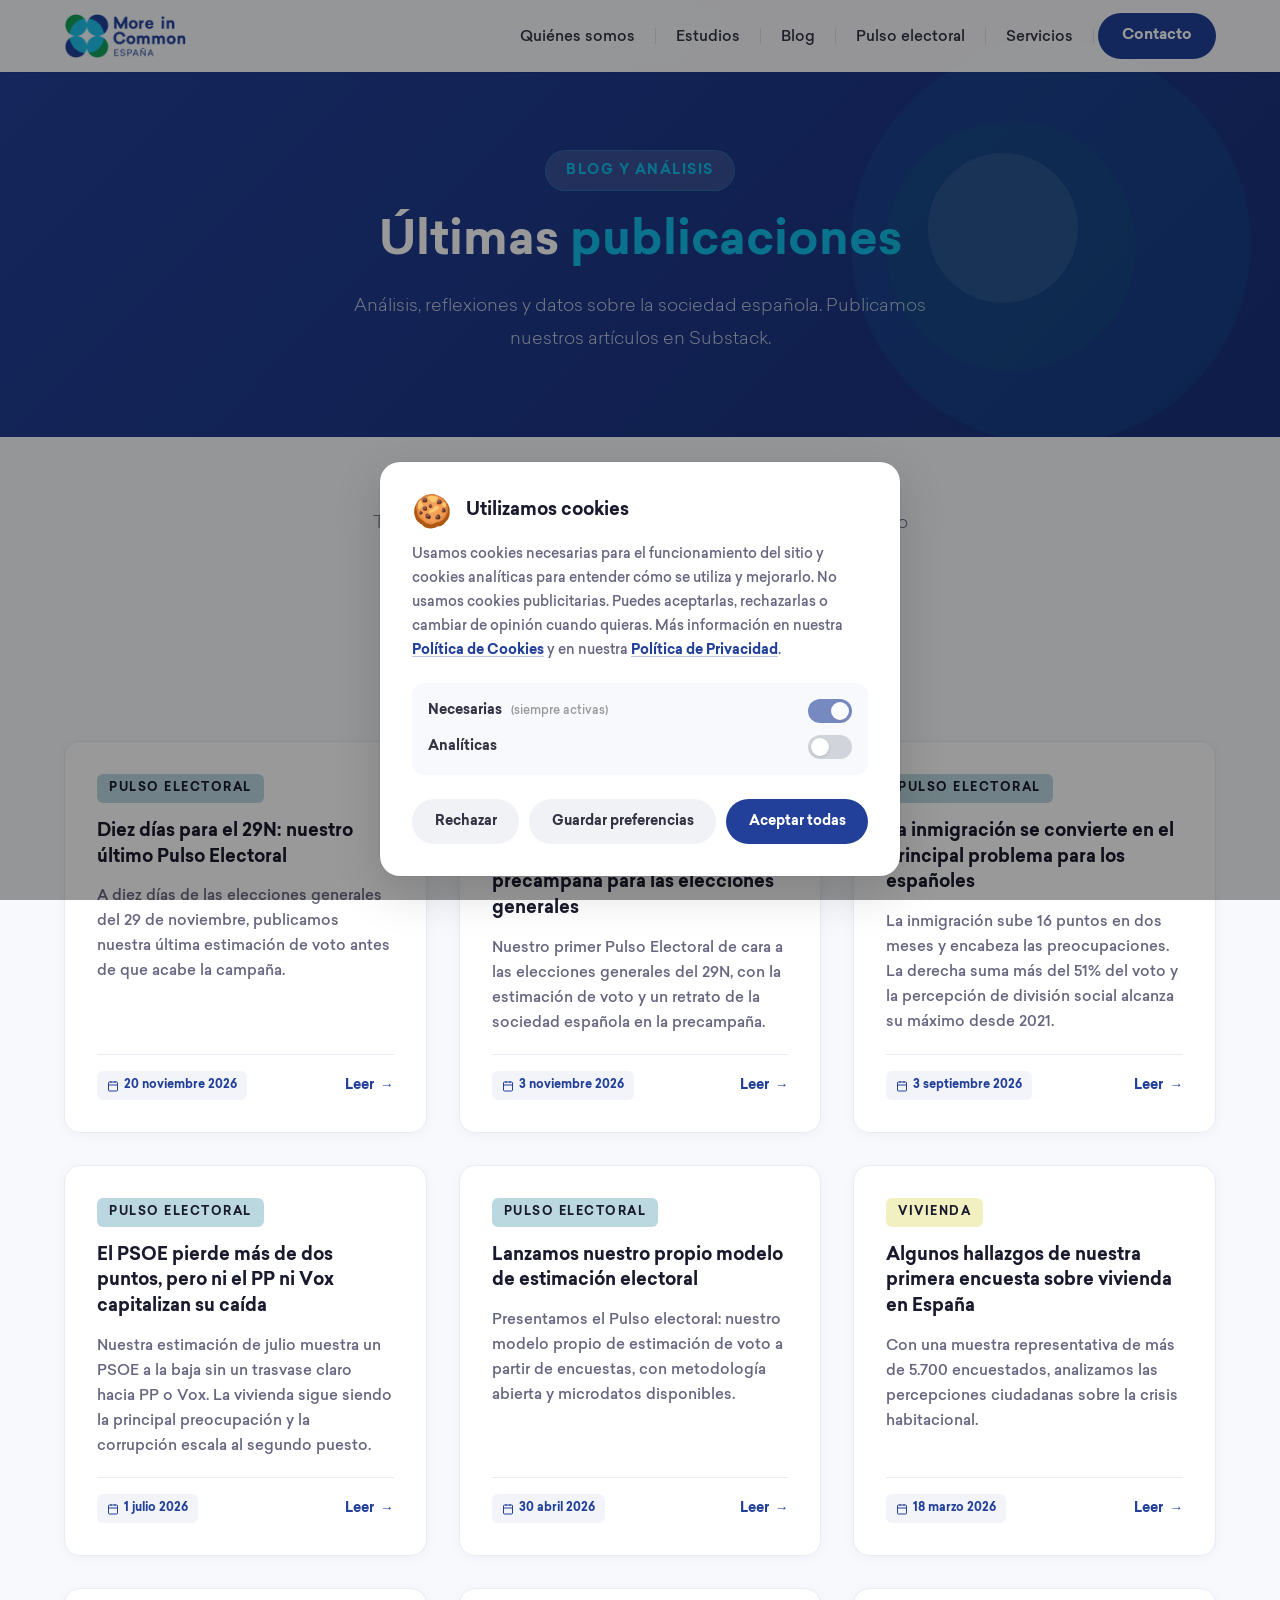
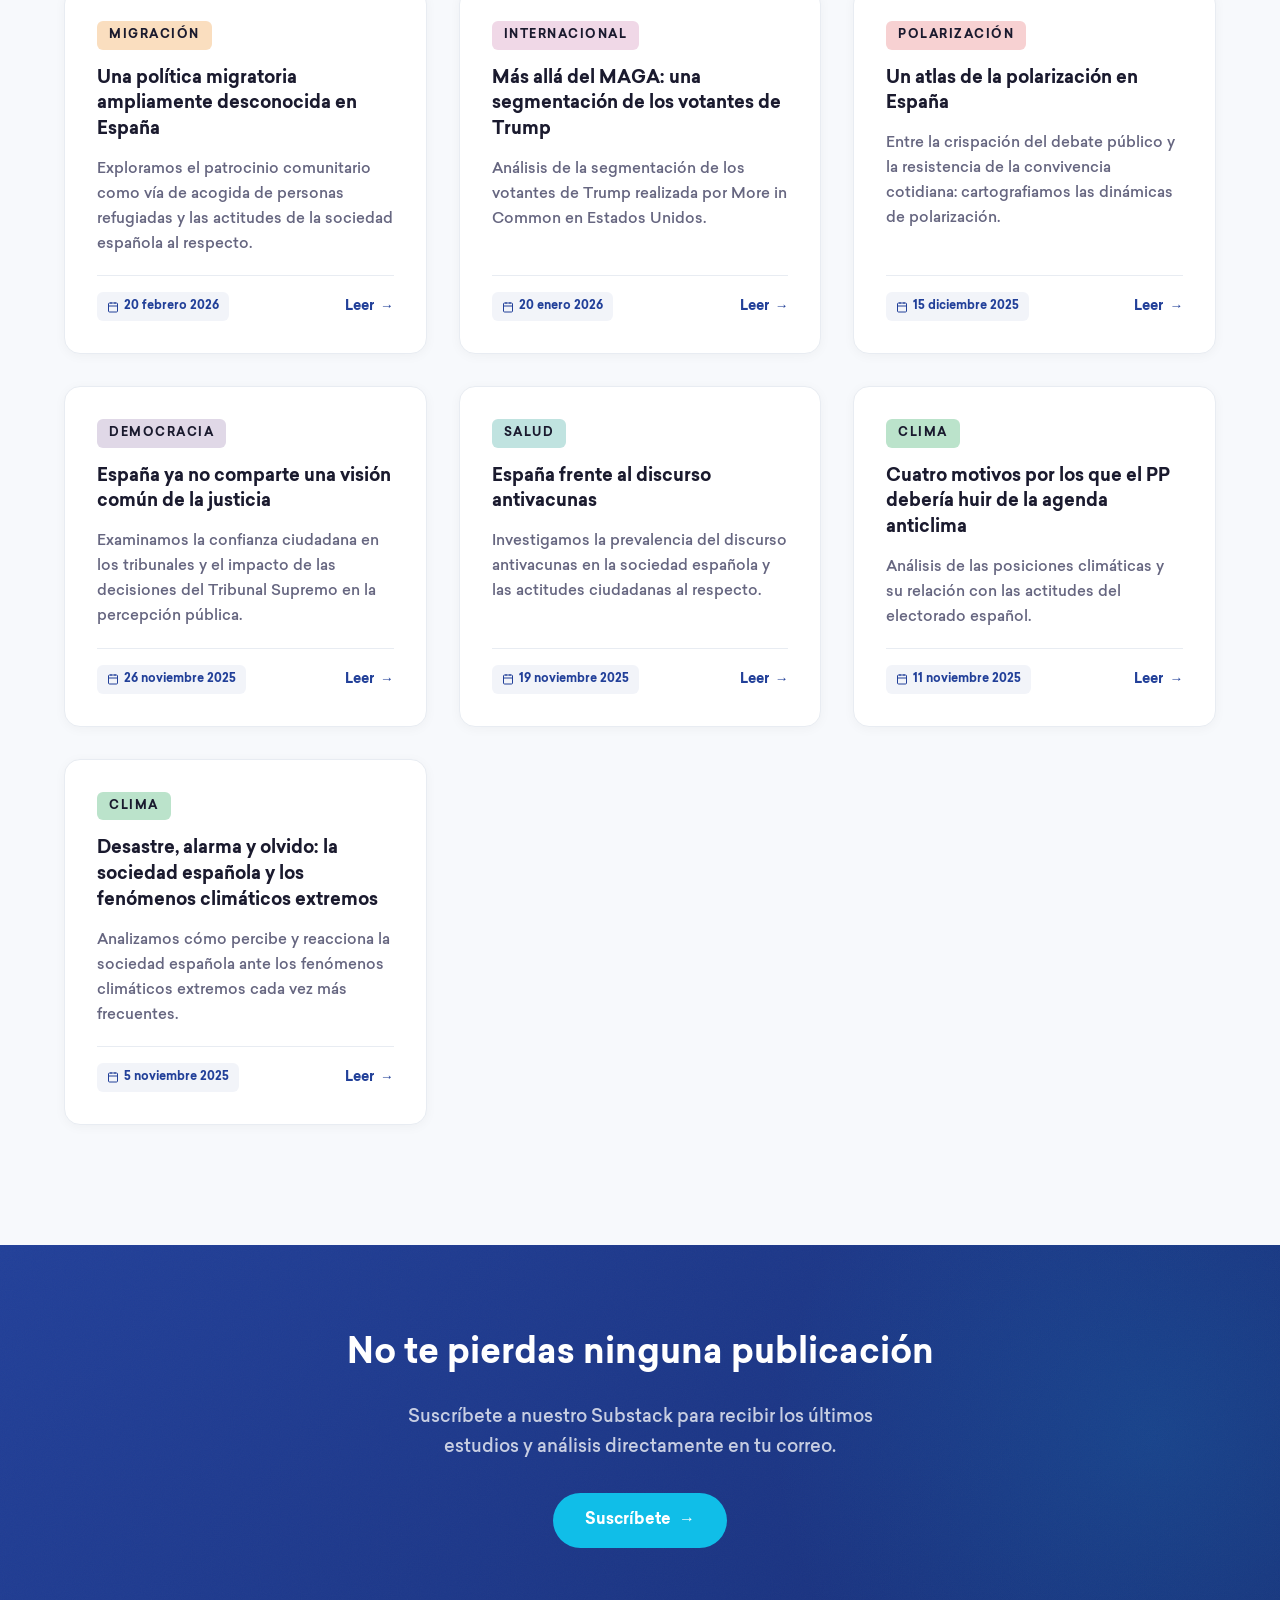
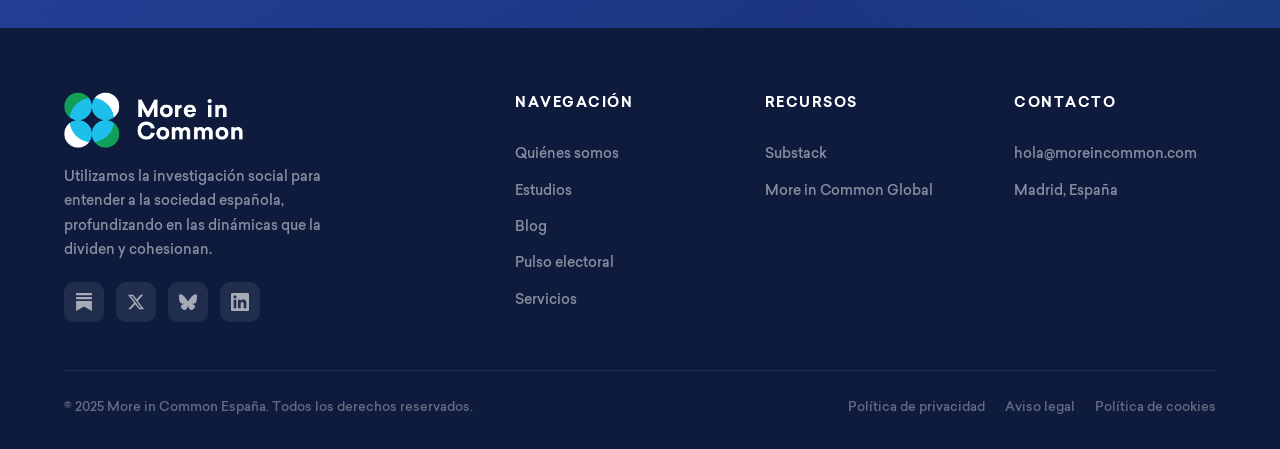
<file: blog.html>
<!DOCTYPE html>
<html lang="es">
<head>
  <meta charset="UTF-8">
  <meta name="viewport" content="width=device-width, initial-scale=1.0">
  <meta name="description" content="Blog y análisis de More in Common España - Últimas publicaciones sobre la sociedad española.">
  <meta property="og:title" content="Blog y análisis - More in Common España">
  <meta property="og:description" content="Blog y análisis de More in Common España - Últimas publicaciones sobre la sociedad española.">
  <meta property="og:image" content="https://moreincommon.es/images/og-image.png">
  <meta property="og:image:width" content="1200">
  <meta property="og:image:height" content="630">
  <meta property="og:url" content="https://moreincommon.es/blog.html">
  <meta property="og:type" content="website">
  <meta property="og:locale" content="es_ES">
  <meta property="og:site_name" content="More in Common España">
  <meta name="twitter:card" content="summary_large_image">
  <meta name="twitter:title" content="Blog y análisis - More in Common España">
  <meta name="twitter:description" content="Blog y análisis de More in Common España - Últimas publicaciones sobre la sociedad española.">
  <meta name="twitter:image" content="https://moreincommon.es/images/og-image.png">
  <title>Blog y análisis - More in Common España</title>
  <link rel="canonical" href="https://moreincommon.es/blog.html">
  <link rel="icon" type="image/svg+xml" href="images/favicon.svg">
  <link rel="icon" type="image/png" href="images/favicon.png">
  <link rel="apple-touch-icon" href="images/favicon.png">
  <link rel="stylesheet" href="css/styles.css">
  <link rel="stylesheet" href="css/pages.css">
  <link rel="stylesheet" href="css/cookie.css">
  <!-- Google Analytics (GA4) with Consent Mode -->
  <script src="js/analytics.js"></script>
</head>
<body>

  <!-- ============ NAVIGATION ============ -->
  <nav class="navbar" id="navbar">
    <div class="nav-container">
      <a href="index.html" class="nav-logo">
        <img src="images/MiC_logo.png" alt="More in Common España">
      </a>
      <ul class="nav-links" id="navLinks">
        <li><a href="quienes-somos.html">Quiénes somos</a></li>
        <li><a href="estudios.html">Estudios</a></li>
        <li><a href="blog.html" class="active">Blog</a></li>
        <li><a href="pulso-electoral.html">Pulso electoral</a></li>
        <li><a href="servicios.html">Servicios</a></li>
        <li><a href="mailto:hola@moreincommon.com" class="nav-cta">Contacto</a></li>
      </ul>
      <div class="hamburger" id="hamburger" aria-label="Abrir menú" role="button" tabindex="0">
        <span></span>
        <span></span>
        <span></span>
      </div>
    </div>
  </nav>

  <!-- ============ PAGE HERO ============ -->
  <section class="page-hero">
    <div class="container">
      <span class="hero-label">Blog y análisis</span>
      <h1>Últimas <span class="highlight">publicaciones</span></h1>
      <p>Análisis, reflexiones y datos sobre la sociedad española. Publicamos nuestros artículos en Substack.</p>
    </div>
    <div class="hero-shapes">
      <div class="shape shape-1"></div>
      <div class="shape shape-2"></div>
      <div class="shape shape-3"></div>
    </div>
  </section>

  <!-- ============ SUBSTACK EMBED ============ -->
  <section class="section blog">
    <div class="container">
      <div class="blog-substack-header fade-in">
        <p class="section-subtitle" style="margin-bottom: 24px;">Todos nuestros artículos y análisis están disponibles en nuestro Substack. Suscríbete para recibir las últimas publicaciones directamente en tu correo.</p>
        <a href="https://moreincommones.substack.com" target="_blank" class="blog-substack-btn">
          <svg width="20" height="20" viewBox="0 0 24 24" fill="currentColor"><path d="M22.539 8.242H1.46V5.406h21.08v2.836zM1.46 10.812V24L12 18.11 22.54 24V10.812H1.46zM22.54 0H1.46v2.836h21.08V0z"/></svg>
          Visita nuestro Substack
        </a>
      </div>

      <div class="blog-grid" style="margin-top: 64px;">
        <a href="https://moreincommones.substack.com/p/diez-dias-para-el-29n-nuestro-ultimo" target="_blank" class="blog-card fade-in">
          <span class="blog-card-tag tag-pulso-electoral">Pulso electoral</span>
          <h3>Diez días para el 29N: nuestro último Pulso Electoral</h3>
          <p>A diez días de las elecciones generales del 29 de noviembre, publicamos nuestra última estimación de voto antes de que acabe la campaña.</p>
          <div class="blog-card-footer">
            <span class="blog-card-date">20 noviembre 2026</span>
            <span class="blog-card-read">Leer <span>→</span></span>
          </div>
        </a>
        <a href="https://moreincommones.substack.com/p/rumbo-al-29n-una-radiografia-de-la" target="_blank" class="blog-card fade-in">
          <span class="blog-card-tag tag-pulso-electoral">Pulso electoral</span>
          <h3>Rumbo al 29N: una radiografía de la sociedad española en la precampaña para las elecciones generales</h3>
          <p>Nuestro primer Pulso Electoral de cara a las elecciones generales del 29N, con la estimación de voto y un retrato de la sociedad española en la precampaña.</p>
          <div class="blog-card-footer">
            <span class="blog-card-date">3 noviembre 2026</span>
            <span class="blog-card-read">Leer <span>→</span></span>
          </div>
        </a>
        <a href="https://moreincommones.substack.com/p/la-inmigracion-se-convierte-en-el" target="_blank" class="blog-card fade-in">
          <span class="blog-card-tag tag-pulso-electoral">Pulso electoral</span>
          <h3>La inmigración se convierte en el principal problema para los españoles</h3>
          <p>La inmigración sube 16 puntos en dos meses y encabeza las preocupaciones. La derecha suma más del 51% del voto y la percepción de división social alcanza su máximo desde 2021.</p>
          <div class="blog-card-footer">
            <span class="blog-card-date">3 septiembre 2026</span>
            <span class="blog-card-read">Leer <span>→</span></span>
          </div>
        </a>
        <a href="https://moreincommones.substack.com/p/el-psoe-pierde-mas-de-dos-puntos" target="_blank" class="blog-card fade-in">
          <span class="blog-card-tag tag-pulso-electoral">Pulso electoral</span>
          <h3>El PSOE pierde más de dos puntos, pero ni el PP ni Vox capitalizan su caída</h3>
          <p>Nuestra estimación de julio muestra un PSOE a la baja sin un trasvase claro hacia PP o Vox. La vivienda sigue siendo la principal preocupación y la corrupción escala al segundo puesto.</p>
          <div class="blog-card-footer">
            <span class="blog-card-date">1 julio 2026</span>
            <span class="blog-card-read">Leer <span>→</span></span>
          </div>
        </a>
        <a href="https://moreincommones.substack.com/p/lanzamos-nuestro-propio-modelo-de" target="_blank" class="blog-card fade-in">
          <span class="blog-card-tag tag-pulso-electoral">Pulso electoral</span>
          <h3>Lanzamos nuestro propio modelo de estimación electoral</h3>
          <p>Presentamos el Pulso electoral: nuestro modelo propio de estimación de voto a partir de encuestas, con metodología abierta y microdatos disponibles.</p>
          <div class="blog-card-footer">
            <span class="blog-card-date">30 abril 2026</span>
            <span class="blog-card-read">Leer <span>→</span></span>
          </div>
        </a>
        <a href="https://moreincommones.substack.com" target="_blank" class="blog-card fade-in">
          <span class="blog-card-tag tag-vivienda">Vivienda</span>
          <h3>Algunos hallazgos de nuestra primera encuesta sobre vivienda en España</h3>
          <p>Con una muestra representativa de más de 5.700 encuestados, analizamos las percepciones ciudadanas sobre la crisis habitacional.</p>
          <div class="blog-card-footer">
            <span class="blog-card-date">18 marzo 2026</span>
            <span class="blog-card-read">Leer <span>→</span></span>
          </div>
        </a>
        <a href="https://moreincommones.substack.com" target="_blank" class="blog-card fade-in">
          <span class="blog-card-tag tag-migracion">Migración</span>
          <h3>Una política migratoria ampliamente desconocida en España</h3>
          <p>Exploramos el patrocinio comunitario como vía de acogida de personas refugiadas y las actitudes de la sociedad española al respecto.</p>
          <div class="blog-card-footer">
            <span class="blog-card-date">20 febrero 2026</span>
            <span class="blog-card-read">Leer <span>→</span></span>
          </div>
        </a>
        <a href="https://moreincommones.substack.com" target="_blank" class="blog-card fade-in">
          <span class="blog-card-tag tag-internacional">Internacional</span>
          <h3>Más allá del MAGA: una segmentación de los votantes de Trump</h3>
          <p>Análisis de la segmentación de los votantes de Trump realizada por More in Common en Estados Unidos.</p>
          <div class="blog-card-footer">
            <span class="blog-card-date">20 enero 2026</span>
            <span class="blog-card-read">Leer <span>→</span></span>
          </div>
        </a>
        <a href="https://moreincommones.substack.com" target="_blank" class="blog-card fade-in">
          <span class="blog-card-tag tag-polarizacion">Polarización</span>
          <h3>Un atlas de la polarización en España</h3>
          <p>Entre la crispación del debate público y la resistencia de la convivencia cotidiana: cartografiamos las dinámicas de polarización.</p>
          <div class="blog-card-footer">
            <span class="blog-card-date">15 diciembre 2025</span>
            <span class="blog-card-read">Leer <span>→</span></span>
          </div>
        </a>
        <a href="https://moreincommones.substack.com" target="_blank" class="blog-card fade-in">
          <span class="blog-card-tag tag-democracia">Democracia</span>
          <h3>España ya no comparte una visión común de la justicia</h3>
          <p>Examinamos la confianza ciudadana en los tribunales y el impacto de las decisiones del Tribunal Supremo en la percepción pública.</p>
          <div class="blog-card-footer">
            <span class="blog-card-date">26 noviembre 2025</span>
            <span class="blog-card-read">Leer <span>→</span></span>
          </div>
        </a>
        <a href="https://moreincommones.substack.com" target="_blank" class="blog-card fade-in">
          <span class="blog-card-tag tag-salud">Salud</span>
          <h3>España frente al discurso antivacunas</h3>
          <p>Investigamos la prevalencia del discurso antivacunas en la sociedad española y las actitudes ciudadanas al respecto.</p>
          <div class="blog-card-footer">
            <span class="blog-card-date">19 noviembre 2025</span>
            <span class="blog-card-read">Leer <span>→</span></span>
          </div>
        </a>
        <a href="https://moreincommones.substack.com" target="_blank" class="blog-card fade-in">
          <span class="blog-card-tag tag-clima">Clima</span>
          <h3>Cuatro motivos por los que el PP debería huir de la agenda anticlima</h3>
          <p>Análisis de las posiciones climáticas y su relación con las actitudes del electorado español.</p>
          <div class="blog-card-footer">
            <span class="blog-card-date">11 noviembre 2025</span>
            <span class="blog-card-read">Leer <span>→</span></span>
          </div>
        </a>
        <a href="https://moreincommones.substack.com" target="_blank" class="blog-card fade-in">
          <span class="blog-card-tag tag-clima">Clima</span>
          <h3>Desastre, alarma y olvido: la sociedad española y los fenómenos climáticos extremos</h3>
          <p>Analizamos cómo percibe y reacciona la sociedad española ante los fenómenos climáticos extremos cada vez más frecuentes.</p>
          <div class="blog-card-footer">
            <span class="blog-card-date">5 noviembre 2025</span>
            <span class="blog-card-read">Leer <span>→</span></span>
          </div>
        </a>
      </div>
    </div>
  </section>

  <!-- ============ CTA ============ -->
  <section class="cta-banner">
    <div class="container">
      <h2>No te pierdas ninguna publicación</h2>
      <p>Suscríbete a nuestro Substack para recibir los últimos estudios y análisis directamente en tu correo.</p>
      <a href="https://moreincommones.substack.com" target="_blank" class="btn btn-primary">Suscríbete <span>→</span></a>
    </div>
  </section>

  <!-- ============ FOOTER ============ -->
  <footer class="footer">
    <div class="container">
      <div class="footer-grid">
        <div class="footer-brand">
          <img src="images/mic_logo_white.png" alt="More in Common">
          <p>Utilizamos la investigación social para entender a la sociedad española, profundizando en las dinámicas que la dividen y cohesionan.</p>
          <div class="footer-social">
            <a href="https://moreincommones.substack.com" target="_blank" aria-label="Substack"><svg width="18" height="18" viewBox="0 0 24 24" fill="currentColor"><path d="M22.539 8.242H1.46V5.406h21.08v2.836zM1.46 10.812V24L12 18.11 22.54 24V10.812H1.46zM22.54 0H1.46v2.836h21.08V0z"/></svg></a>
                        <a href="https://x.com/moreincommones" target="_blank" aria-label="X / Twitter">
              <svg width="18" height="18" fill="currentColor" viewBox="0 0 24 24"><path d="M18.244 2.25h3.308l-7.227 8.26 8.502 11.24H16.17l-5.214-6.817L4.99 21.75H1.68l7.73-8.835L1.254 2.25H8.08l4.713 6.231zm-1.161 17.52h1.833L7.084 4.126H5.117z"/></svg>
            </a>
            <a href="https://bsky.app/profile/moreincommones.bsky.social" target="_blank" aria-label="Bluesky">
              <svg width="18" height="18" fill="currentColor" viewBox="0 0 16 16"><path d="M3.468 1.948C5.303 3.325 7.276 6.118 8 7.616c.725-1.498 2.698-4.29 4.532-5.668C13.855.955 16 .186 16 2.632c0 .489-.28 4.105-.444 4.692-.572 2.04-2.653 2.561-4.504 2.246 3.236.551 4.06 2.375 2.281 4.2-3.376 3.464-4.852-.87-5.23-1.98-.07-.204-.103-.3-.103-.218 0-.081-.033.014-.102.218-.379 1.1-1.855 5.444-5.231 1.98-1.778-1.825-.955-3.65 2.28-4.2-1.85.315-3.932-.205-4.503-2.246C.28 6.737 0 3.12 0 2.632 0 .186 2.145.955 3.468 1.948"/></svg>
            </a>
            <a href="https://www.linkedin.com/company/more-in-common-españa/" target="_blank" aria-label="LinkedIn">
              <svg width="18" height="18" fill="currentColor" viewBox="0 0 24 24"><path d="M20.447 20.452h-3.554v-5.569c0-1.328-.027-3.037-1.852-3.037-1.853 0-2.136 1.445-2.136 2.939v5.667H9.351V9h3.414v1.561h.046c.477-.9 1.637-1.85 3.37-1.85 3.601 0 4.267 2.37 4.267 5.455v6.286zM5.337 7.433c-1.144 0-2.063-.926-2.063-2.065 0-1.138.92-2.063 2.063-2.063 1.14 0 2.064.925 2.064 2.063 0 1.139-.925 2.065-2.064 2.065zm1.782 13.019H3.555V9h3.564v11.452zM22.225 0H1.771C.792 0 0 .774 0 1.729v20.542C0 23.227.792 24 1.771 24h20.451C23.2 24 24 23.227 24 22.271V1.729C24 .774 23.2 0 22.222 0h.003z"/></svg>
            </a>
          </div>
        </div>
        <div class="footer-col"><h4>Navegación</h4><a href="quienes-somos.html">Quiénes somos</a><a href="estudios.html">Estudios</a><a href="blog.html">Blog</a><a href="pulso-electoral.html">Pulso electoral</a><a href="servicios.html">Servicios</a></div>
        <div class="footer-col"><h4>Recursos</h4><a href="https://moreincommones.substack.com" target="_blank">Substack</a><a href="https://www.moreincommon.com" target="_blank">More in Common Global</a></div>
        <div class="footer-col"><h4>Contacto</h4><a href="mailto:hola@moreincommon.com">hola@moreincommon.com</a><a href="#">Madrid, España</a></div>
      </div>
      <div class="footer-bottom">
        <span>&copy; 2025 More in Common España. Todos los derechos reservados.</span>
        <span style="display: flex; gap: 20px; flex-wrap: wrap; justify-content: center;"><a href="privacidad.html" style="color: rgba(255,255,255,0.35); transition: color 0.3s;">Política de privacidad</a><a href="aviso-legal.html" style="color: rgba(255,255,255,0.35); transition: color 0.3s;">Aviso legal</a><a href="cookies.html" style="color: rgba(255,255,255,0.35); transition: color 0.3s;">Política de cookies</a></span>
      </div>
    </div>
  </footer>

  <script src="js/main.js"></script>
  <script src="js/cookie.js"></script>
</body>
</html>
</file>
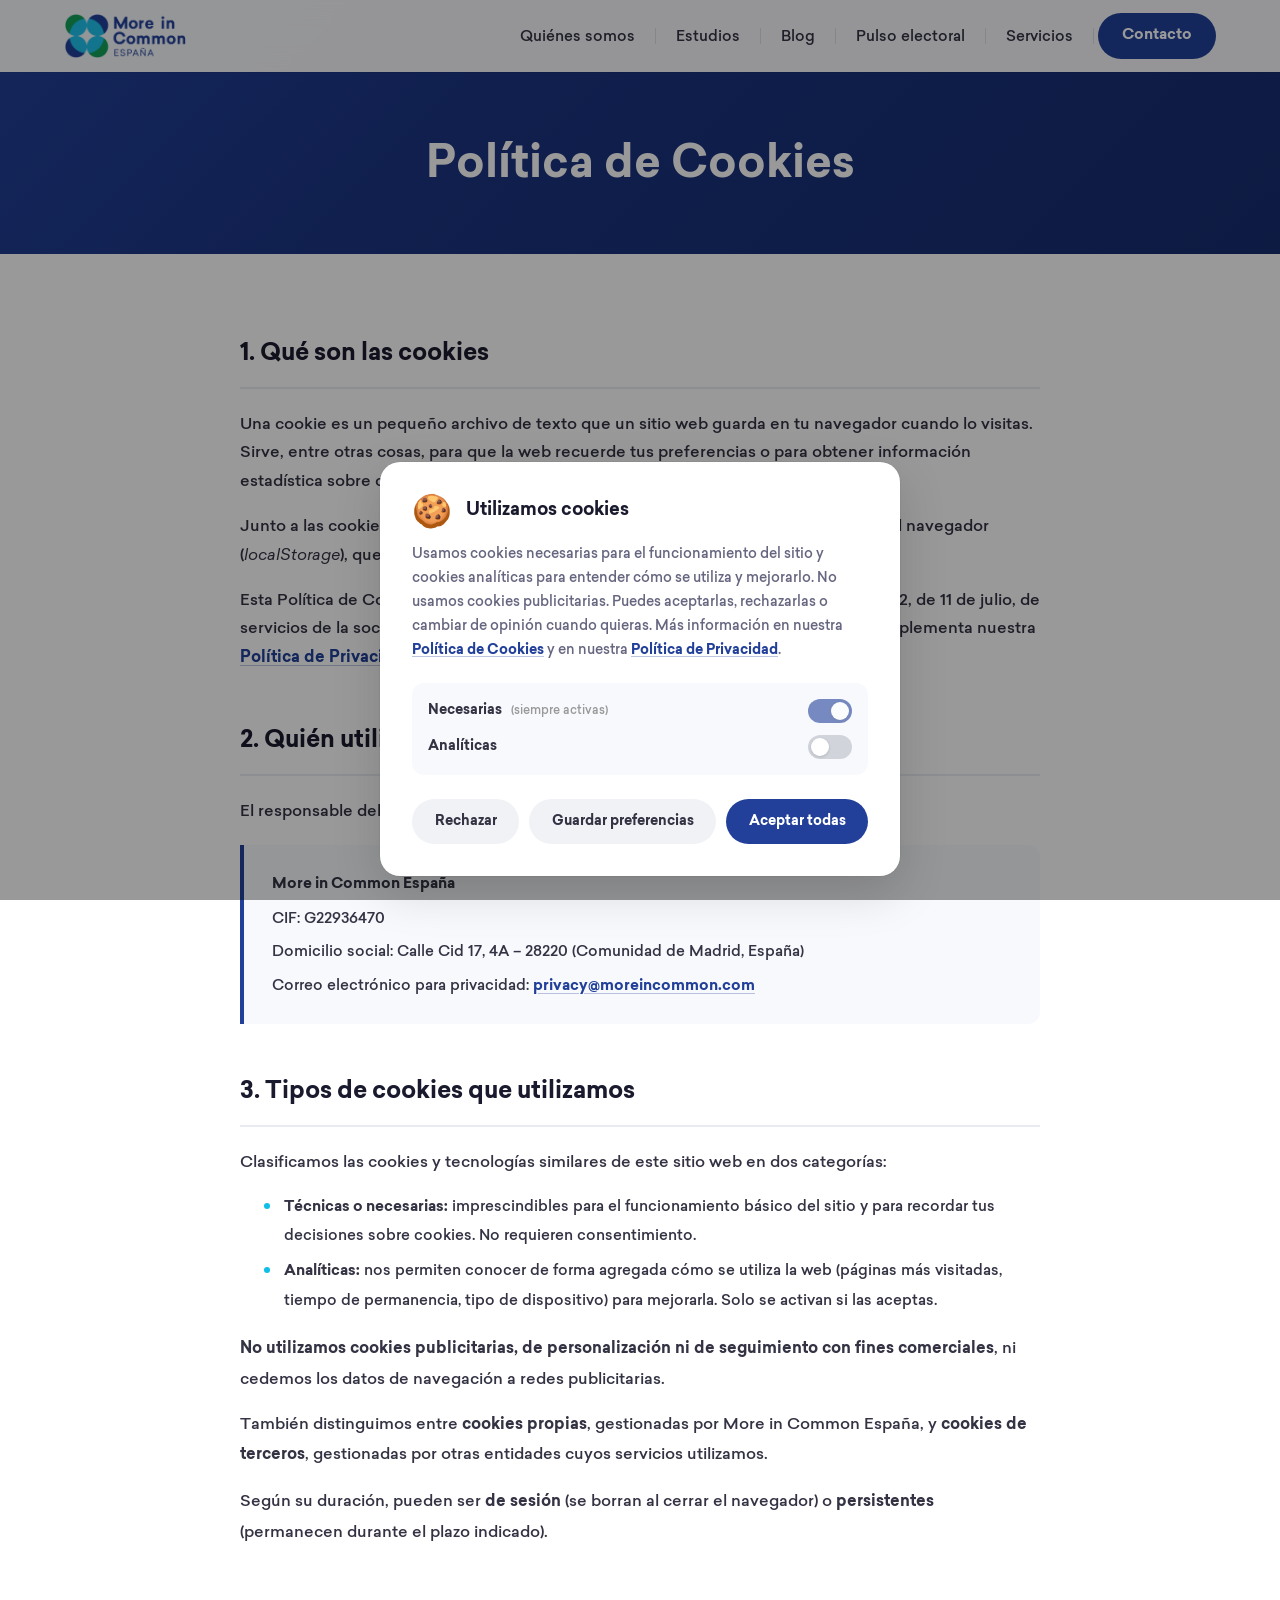
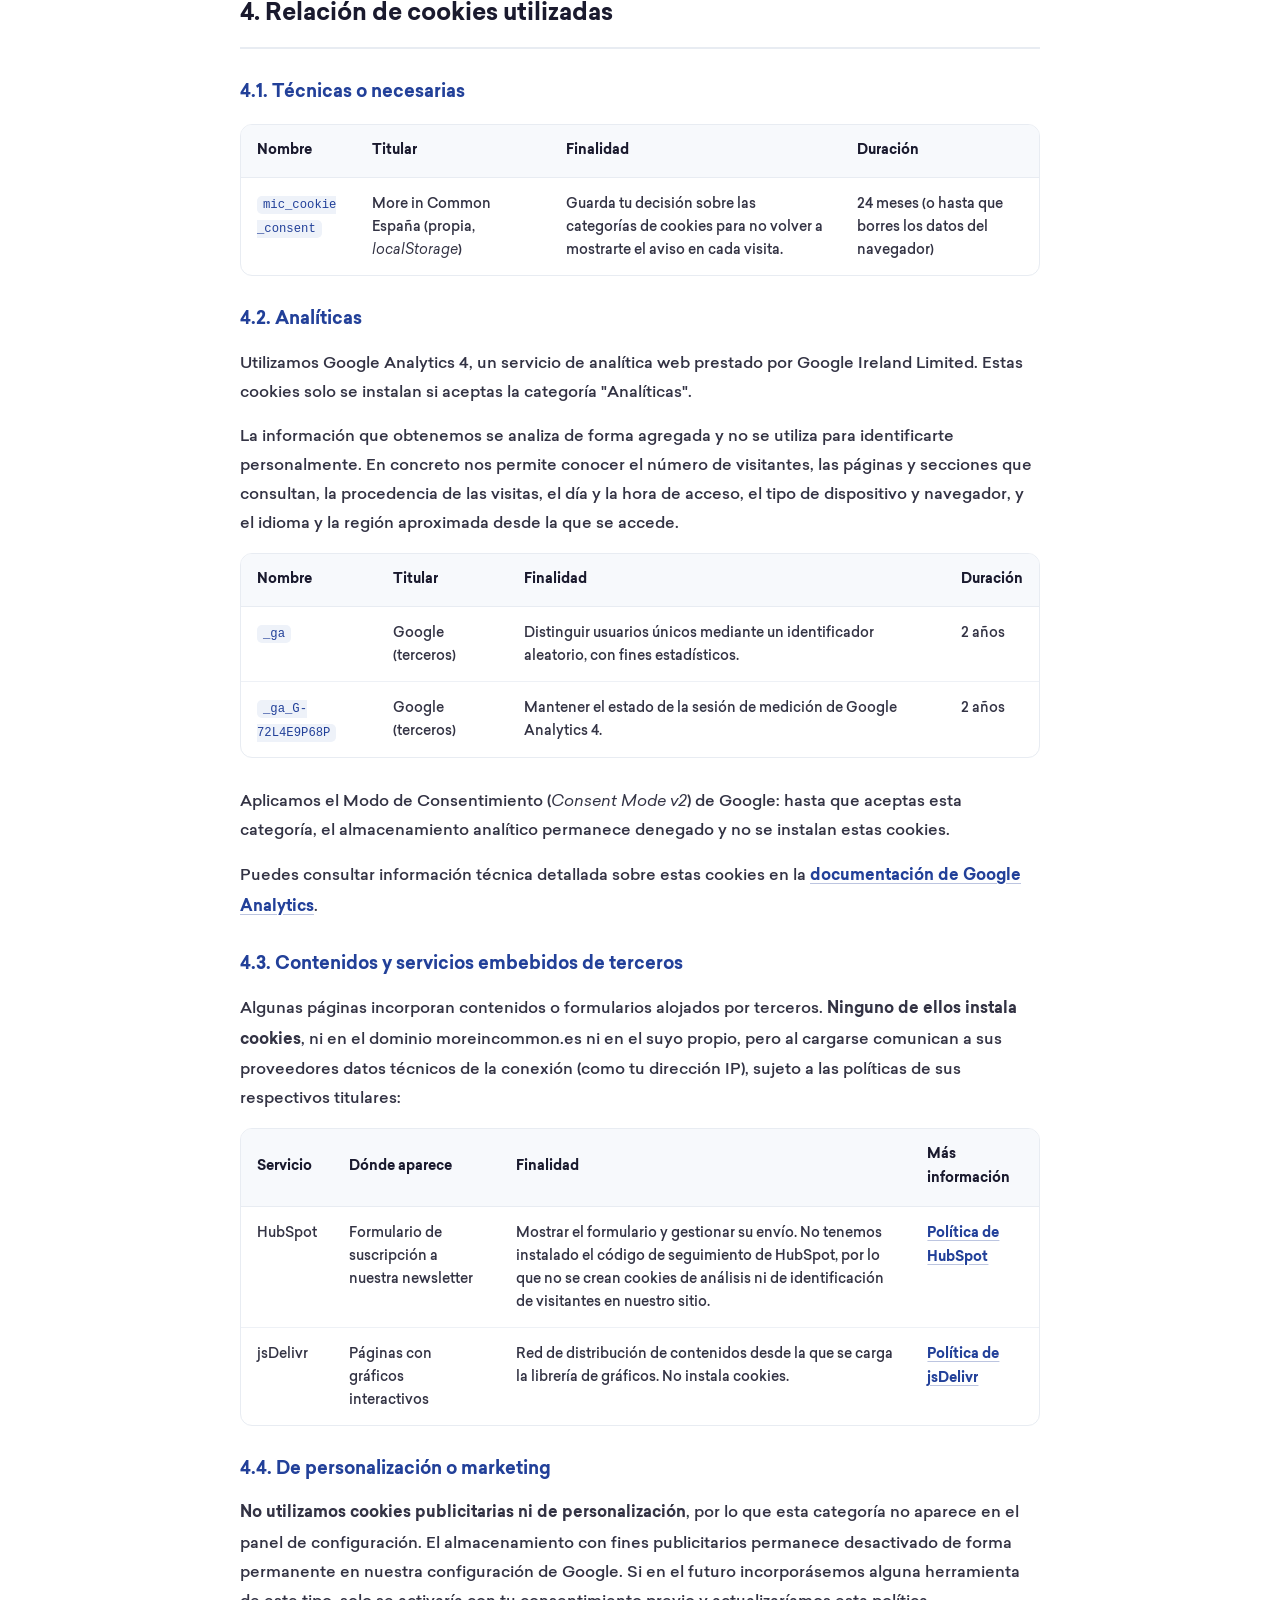
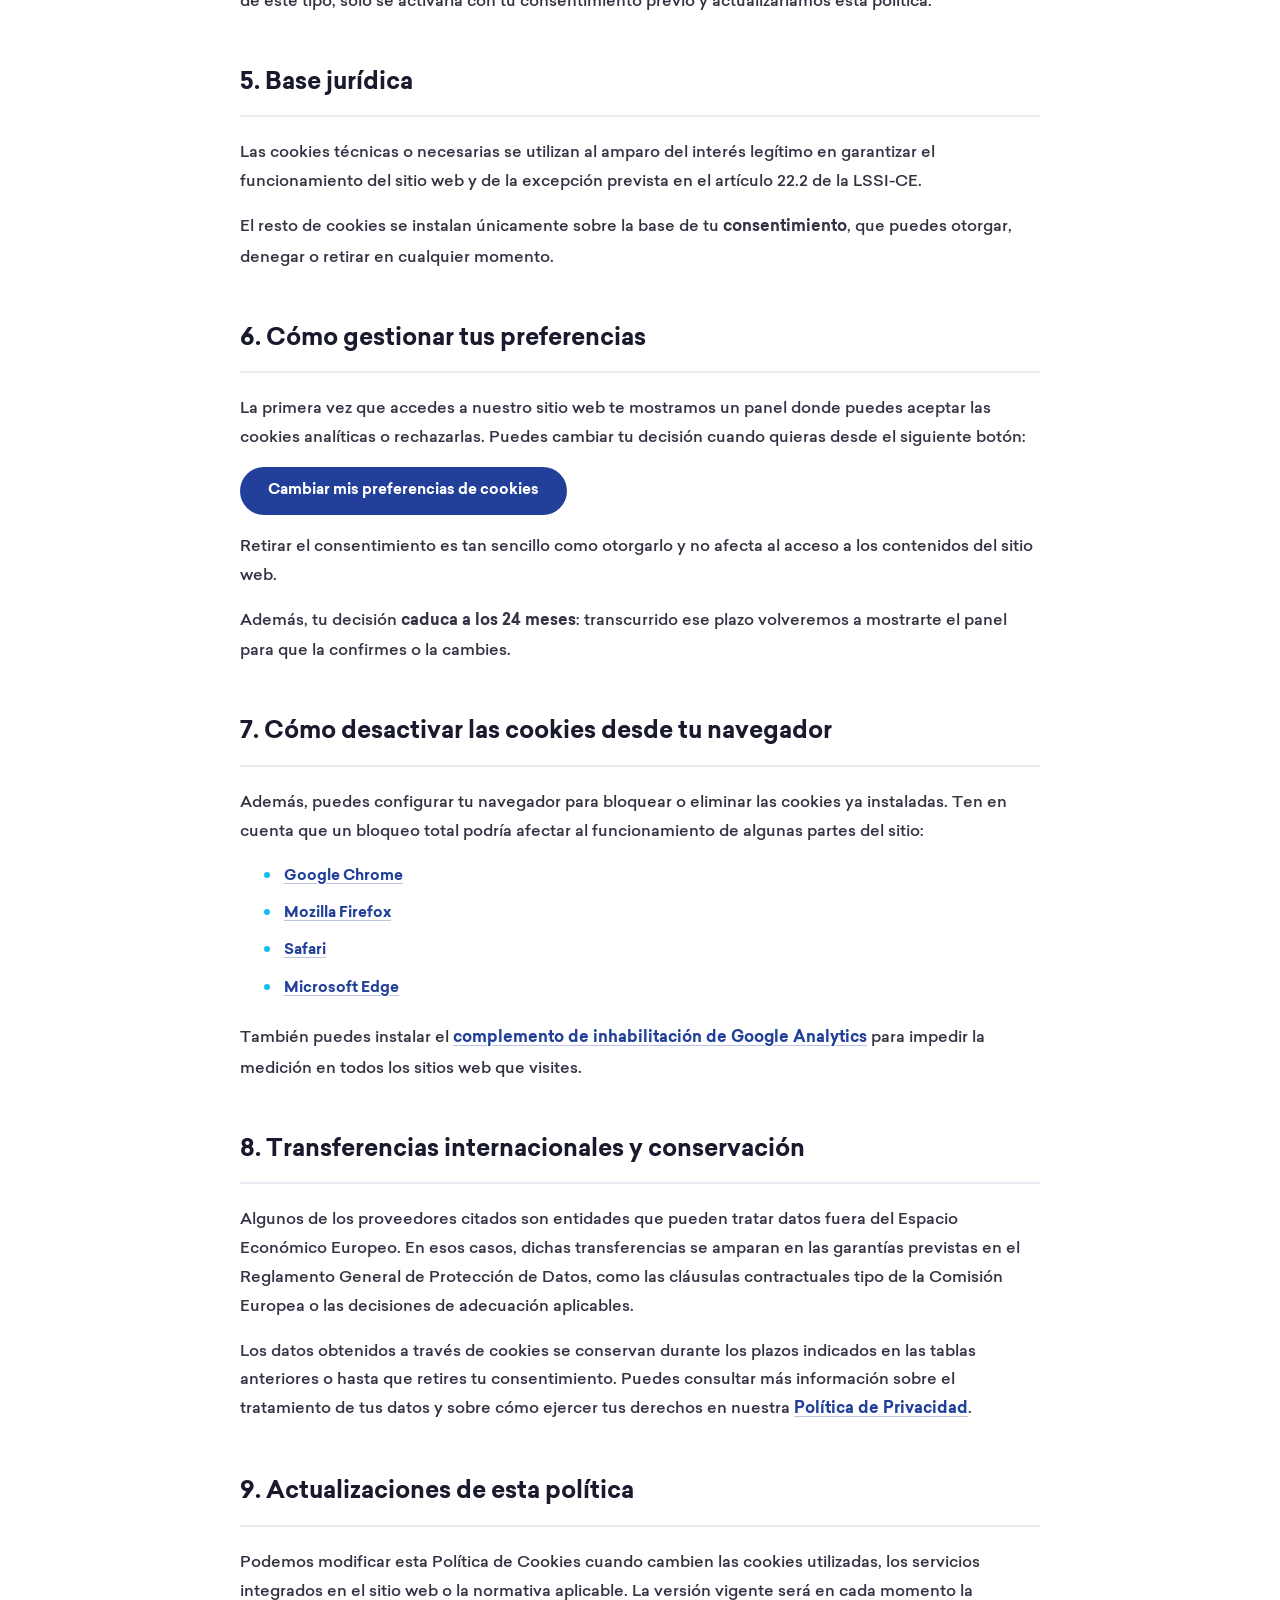
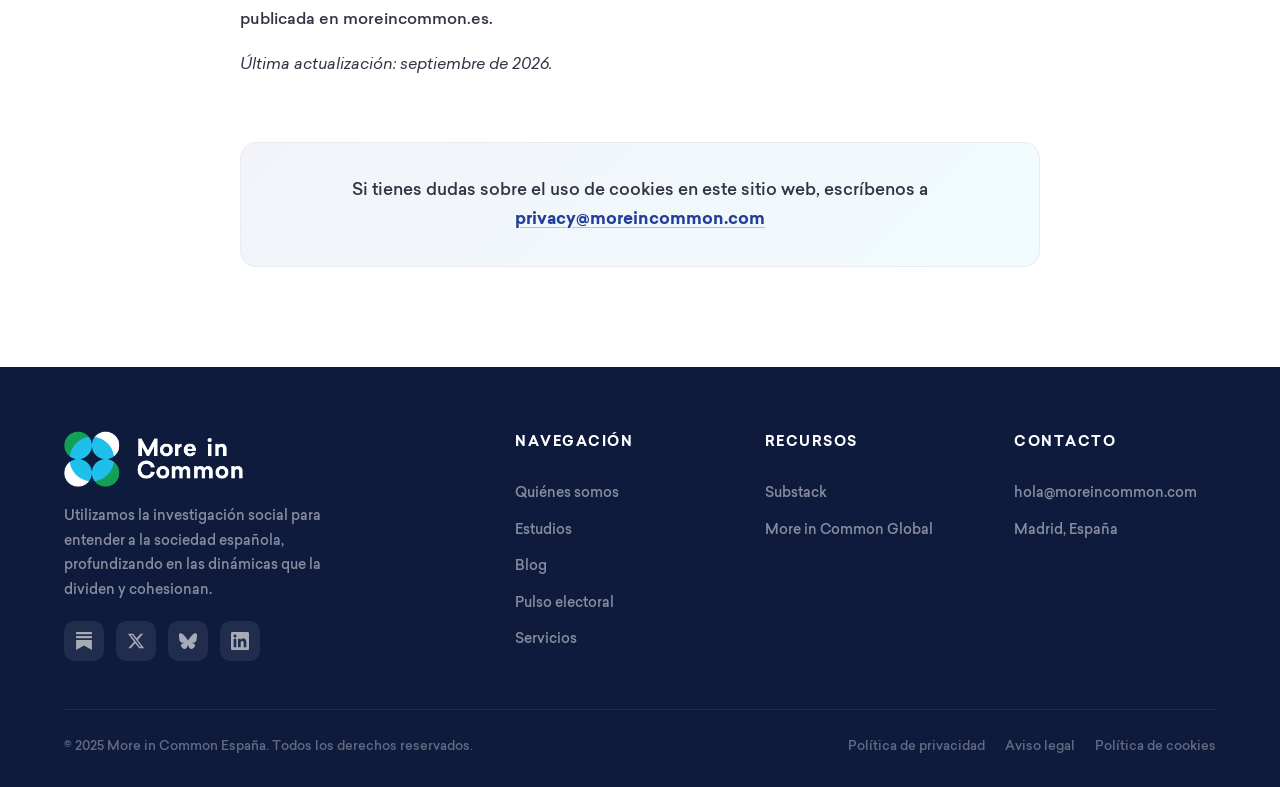
<file: cookies.html>
<!DOCTYPE html>
<html lang="es">
<head>
  <meta charset="UTF-8">
  <meta name="viewport" content="width=device-width, initial-scale=1.0">
  <meta name="description" content="Política de Cookies - More in Common España">
  <meta property="og:title" content="Política de Cookies - More in Common España">
  <meta property="og:description" content="Política de Cookies de More in Common España.">
  <meta property="og:image" content="https://moreincommon.es/images/og-image.png">
  <meta property="og:image:width" content="1200">
  <meta property="og:image:height" content="630">
  <meta property="og:url" content="https://moreincommon.es/cookies.html">
  <meta property="og:type" content="website">
  <meta property="og:locale" content="es_ES">
  <meta property="og:site_name" content="More in Common España">
  <meta name="twitter:card" content="summary_large_image">
  <meta name="twitter:title" content="Política de Cookies - More in Common España">
  <meta name="twitter:description" content="Política de Cookies de More in Common España.">
  <meta name="twitter:image" content="https://moreincommon.es/images/og-image.png">
  <title>Política de Cookies - More in Common España</title>
  <link rel="canonical" href="https://moreincommon.es/cookies.html">
  <link rel="icon" type="image/svg+xml" href="images/favicon.svg">
  <link rel="icon" type="image/png" href="images/favicon.png">
  <link rel="apple-touch-icon" href="images/favicon.png">
  <link rel="stylesheet" href="css/styles.css">
  <link rel="stylesheet" href="css/privacidad.css">
  <link rel="stylesheet" href="css/cookie.css">
  <!-- Google Analytics (GA4) with Consent Mode -->
  <script src="js/analytics.js"></script>
</head>
<body>

  <!-- ============ NAVIGATION ============ -->
  <nav class="navbar" id="navbar">
    <div class="nav-container">
      <a href="index.html" class="nav-logo">
        <img src="images/MiC_logo.png" alt="More in Common España">
      </a>
      <ul class="nav-links" id="navLinks">
        <li><a href="quienes-somos.html">Quiénes somos</a></li>
        <li><a href="estudios.html">Estudios</a></li>
        <li><a href="blog.html">Blog</a></li>
        <li><a href="pulso-electoral.html">Pulso electoral</a></li>
        <li><a href="servicios.html">Servicios</a></li>
        <li><a href="mailto:hola@moreincommon.com" class="nav-cta">Contacto</a></li>
      </ul>
      <div class="hamburger" id="hamburger" aria-label="Abrir menú" role="button" tabindex="0">
        <span></span>
        <span></span>
        <span></span>
      </div>
    </div>
  </nav>

  <!-- ============ COOKIES HERO ============ -->
  <section class="privacy-hero">
    <div class="container">
      <h1>Política de Cookies</h1>
    </div>
  </section>

  <!-- ============ COOKIES CONTENT ============ -->
  <section class="privacy-content">
    <div class="container">
      <div class="privacy-body">

        <div class="privacy-section">
          <h2>1. Qué son las cookies</h2>
          <p>Una cookie es un pequeño archivo de texto que un sitio web guarda en tu navegador cuando lo visitas. Sirve, entre otras cosas, para que la web recuerde tus preferencias o para obtener información estadística sobre cómo se utiliza.</p>
          <p>Junto a las cookies, este sitio utiliza también tecnologías de almacenamiento local del navegador (<em>localStorage</em>), que funcionan de forma parecida y se rigen por esta misma política.</p>
          <p>Esta Política de Cookies se publica en cumplimiento del artículo 22.2 de la Ley 34/2002, de 11 de julio, de servicios de la sociedad de la información y de comercio electrónico (LSSI-CE), y complementa nuestra <a href="privacidad.html">Política de Privacidad</a>.</p>
        </div>

        <div class="privacy-section">
          <h2>2. Quién utiliza las cookies de este sitio</h2>
          <p>El responsable del uso de las cookies de este sitio web es:</p>
          <div class="privacy-info-box">
            <p><strong>More in Common España</strong></p>
            <p>CIF: G22936470</p>
            <p>Domicilio social: Calle Cid 17, 4A – 28220 (Comunidad de Madrid, España)</p>
            <p>Correo electrónico para privacidad: <a href="mailto:privacy@moreincommon.com">privacy@moreincommon.com</a></p>
          </div>
        </div>

        <div class="privacy-section">
          <h2>3. Tipos de cookies que utilizamos</h2>
          <p>Clasificamos las cookies y tecnologías similares de este sitio web en dos categorías:</p>
          <ul>
            <li><strong>Técnicas o necesarias:</strong> imprescindibles para el funcionamiento básico del sitio y para recordar tus decisiones sobre cookies. No requieren consentimiento.</li>
            <li><strong>Analíticas:</strong> nos permiten conocer de forma agregada cómo se utiliza la web (páginas más visitadas, tiempo de permanencia, tipo de dispositivo) para mejorarla. Solo se activan si las aceptas.</li>
          </ul>
          <p><strong>No utilizamos cookies publicitarias, de personalización ni de seguimiento con fines comerciales</strong>, ni cedemos los datos de navegación a redes publicitarias.</p>
          <p>También distinguimos entre <strong>cookies propias</strong>, gestionadas por More in Common España, y <strong>cookies de terceros</strong>, gestionadas por otras entidades cuyos servicios utilizamos.</p>
          <p>Según su duración, pueden ser <strong>de sesión</strong> (se borran al cerrar el navegador) o <strong>persistentes</strong> (permanecen durante el plazo indicado).</p>
        </div>

        <div class="privacy-section">
          <h2>4. Relación de cookies utilizadas</h2>

          <h3>4.1. Técnicas o necesarias</h3>
          <div class="cookie-table-wrap">
            <table class="cookie-table">
              <thead>
                <tr><th>Nombre</th><th>Titular</th><th>Finalidad</th><th>Duración</th></tr>
              </thead>
              <tbody>
                <tr>
                  <td><code>mic_cookie_consent</code></td>
                  <td>More in Common España (propia, <em>localStorage</em>)</td>
                  <td>Guarda tu decisión sobre las categorías de cookies para no volver a mostrarte el aviso en cada visita.</td>
                  <td>24 meses (o hasta que borres los datos del navegador)</td>
                </tr>
              </tbody>
            </table>
          </div>

          <h3>4.2. Analíticas</h3>
          <p>Utilizamos Google Analytics 4, un servicio de analítica web prestado por Google Ireland Limited. Estas cookies solo se instalan si aceptas la categoría "Analíticas".</p>
          <p>La información que obtenemos se analiza de forma agregada y no se utiliza para identificarte personalmente. En concreto nos permite conocer el número de visitantes, las páginas y secciones que consultan, la procedencia de las visitas, el día y la hora de acceso, el tipo de dispositivo y navegador, y el idioma y la región aproximada desde la que se accede.</p>
          <div class="cookie-table-wrap">
            <table class="cookie-table">
              <thead>
                <tr><th>Nombre</th><th>Titular</th><th>Finalidad</th><th>Duración</th></tr>
              </thead>
              <tbody>
                <tr>
                  <td><code>_ga</code></td>
                  <td>Google (terceros)</td>
                  <td>Distinguir usuarios únicos mediante un identificador aleatorio, con fines estadísticos.</td>
                  <td>2 años</td>
                </tr>
                <tr>
                  <td><code>_ga_G-72L4E9P68P</code></td>
                  <td>Google (terceros)</td>
                  <td>Mantener el estado de la sesión de medición de Google Analytics 4.</td>
                  <td>2 años</td>
                </tr>
              </tbody>
            </table>
          </div>
          <p>Aplicamos el Modo de Consentimiento (<em>Consent Mode v2</em>) de Google: hasta que aceptas esta categoría, el almacenamiento analítico permanece denegado y no se instalan estas cookies.</p>
          <p>Puedes consultar información técnica detallada sobre estas cookies en la <a href="https://developers.google.com/analytics/devguides/collection/ga4/cookie-usage" target="_blank" rel="noopener">documentación de Google Analytics</a>.</p>

          <h3>4.3. Contenidos y servicios embebidos de terceros</h3>
          <p>Algunas páginas incorporan contenidos o formularios alojados por terceros. <strong>Ninguno de ellos instala cookies</strong>, ni en el dominio moreincommon.es ni en el suyo propio, pero al cargarse comunican a sus proveedores datos técnicos de la conexión (como tu dirección IP), sujeto a las políticas de sus respectivos titulares:</p>
          <div class="cookie-table-wrap">
            <table class="cookie-table">
              <thead>
                <tr><th>Servicio</th><th>Dónde aparece</th><th>Finalidad</th><th>Más información</th></tr>
              </thead>
              <tbody>
                <tr>
                  <td>HubSpot</td>
                  <td>Formulario de suscripción a nuestra newsletter</td>
                  <td>Mostrar el formulario y gestionar su envío. No tenemos instalado el código de seguimiento de HubSpot, por lo que no se crean cookies de análisis ni de identificación de visitantes en nuestro sitio.</td>
                  <td><a href="https://legal.hubspot.com/privacy-policy" target="_blank" rel="noopener">Política de HubSpot</a></td>
                </tr>
                <tr>
                  <td>jsDelivr</td>
                  <td>Páginas con gráficos interactivos</td>
                  <td>Red de distribución de contenidos desde la que se carga la librería de gráficos. No instala cookies.</td>
                  <td><a href="https://www.jsdelivr.com/terms/privacy-policy-jsdelivr-net" target="_blank" rel="noopener">Política de jsDelivr</a></td>
                </tr>
              </tbody>
            </table>
          </div>

          <h3>4.4. De personalización o marketing</h3>
          <p><strong>No utilizamos cookies publicitarias ni de personalización</strong>, por lo que esta categoría no aparece en el panel de configuración. El almacenamiento con fines publicitarios permanece desactivado de forma permanente en nuestra configuración de Google. Si en el futuro incorporásemos alguna herramienta de este tipo, solo se activaría con tu consentimiento previo y actualizaríamos esta política.</p>
        </div>

        <div class="privacy-section">
          <h2>5. Base jurídica</h2>
          <p>Las cookies técnicas o necesarias se utilizan al amparo del interés legítimo en garantizar el funcionamiento del sitio web y de la excepción prevista en el artículo 22.2 de la LSSI-CE.</p>
          <p>El resto de cookies se instalan únicamente sobre la base de tu <strong>consentimiento</strong>, que puedes otorgar, denegar o retirar en cualquier momento.</p>
        </div>

        <div class="privacy-section">
          <h2>6. Cómo gestionar tus preferencias</h2>
          <p>La primera vez que accedes a nuestro sitio web te mostramos un panel donde puedes aceptar las cookies analíticas o rechazarlas. Puedes cambiar tu decisión cuando quieras desde el siguiente botón:</p>
          <p><button type="button" class="cookie-prefs-btn" id="cookiePrefsBtn">Cambiar mis preferencias de cookies</button></p>
          <p>Retirar el consentimiento es tan sencillo como otorgarlo y no afecta al acceso a los contenidos del sitio web.</p>
          <p>Además, tu decisión <strong>caduca a los 24 meses</strong>: transcurrido ese plazo volveremos a mostrarte el panel para que la confirmes o la cambies.</p>
        </div>

        <div class="privacy-section">
          <h2>7. Cómo desactivar las cookies desde tu navegador</h2>
          <p>Además, puedes configurar tu navegador para bloquear o eliminar las cookies ya instaladas. Ten en cuenta que un bloqueo total podría afectar al funcionamiento de algunas partes del sitio:</p>
          <ul>
            <li><a href="https://support.google.com/chrome/answer/95647" target="_blank" rel="noopener">Google Chrome</a></li>
            <li><a href="https://support.mozilla.org/es/kb/Borrar%20cookies" target="_blank" rel="noopener">Mozilla Firefox</a></li>
            <li><a href="https://support.apple.com/es-es/guide/safari/sfri11471/mac" target="_blank" rel="noopener">Safari</a></li>
            <li><a href="https://support.microsoft.com/es-es/microsoft-edge/eliminar-las-cookies-en-microsoft-edge-63947406-40ac-c3b8-57b9-2a946a29ae09" target="_blank" rel="noopener">Microsoft Edge</a></li>
          </ul>
          <p>También puedes instalar el <a href="https://tools.google.com/dlpage/gaoptout" target="_blank" rel="noopener">complemento de inhabilitación de Google Analytics</a> para impedir la medición en todos los sitios web que visites.</p>
        </div>

        <div class="privacy-section">
          <h2>8. Transferencias internacionales y conservación</h2>
          <p>Algunos de los proveedores citados son entidades que pueden tratar datos fuera del Espacio Económico Europeo. En esos casos, dichas transferencias se amparan en las garantías previstas en el Reglamento General de Protección de Datos, como las cláusulas contractuales tipo de la Comisión Europea o las decisiones de adecuación aplicables.</p>
          <p>Los datos obtenidos a través de cookies se conservan durante los plazos indicados en las tablas anteriores o hasta que retires tu consentimiento. Puedes consultar más información sobre el tratamiento de tus datos y sobre cómo ejercer tus derechos en nuestra <a href="privacidad.html">Política de Privacidad</a>.</p>
        </div>

        <div class="privacy-section">
          <h2>9. Actualizaciones de esta política</h2>
          <p>Podemos modificar esta Política de Cookies cuando cambien las cookies utilizadas, los servicios integrados en el sitio web o la normativa aplicable. La versión vigente será en cada momento la publicada en moreincommon.es.</p>
          <p><em>Última actualización: septiembre de 2026.</em></p>
        </div>

        <div class="privacy-contact-box">
          <p>Si tienes dudas sobre el uso de cookies en este sitio web, escríbenos a <a href="mailto:privacy@moreincommon.com">privacy@moreincommon.com</a></p>
        </div>

      </div>
    </div>
  </section>

  <!-- ============ FOOTER ============ -->
  <footer class="footer">
    <div class="container">
      <div class="footer-grid">
        <div class="footer-brand">
          <img src="images/mic_logo_white.png" alt="More in Common">
          <p>Utilizamos la investigación social para entender a la sociedad española, profundizando en las dinámicas que la dividen y cohesionan.</p>
          <div class="footer-social">
            <a href="https://moreincommones.substack.com" target="_blank" aria-label="Substack">
              <svg width="18" height="18" viewBox="0 0 24 24" fill="currentColor"><path d="M22.539 8.242H1.46V5.406h21.08v2.836zM1.46 10.812V24L12 18.11 22.54 24V10.812H1.46zM22.54 0H1.46v2.836h21.08V0z"/></svg>
            </a>
            <a href="https://x.com/moreincommones" target="_blank" aria-label="X / Twitter">
              <svg width="18" height="18" fill="currentColor" viewBox="0 0 24 24"><path d="M18.244 2.25h3.308l-7.227 8.26 8.502 11.24H16.17l-5.214-6.817L4.99 21.75H1.68l7.73-8.835L1.254 2.25H8.08l4.713 6.231zm-1.161 17.52h1.833L7.084 4.126H5.117z"/></svg>
            </a>
            <a href="https://bsky.app/profile/moreincommones.bsky.social" target="_blank" aria-label="Bluesky">
              <svg width="18" height="18" fill="currentColor" viewBox="0 0 16 16"><path d="M3.468 1.948C5.303 3.325 7.276 6.118 8 7.616c.725-1.498 2.698-4.29 4.532-5.668C13.855.955 16 .186 16 2.632c0 .489-.28 4.105-.444 4.692-.572 2.04-2.653 2.561-4.504 2.246 3.236.551 4.06 2.375 2.281 4.2-3.376 3.464-4.852-.87-5.23-1.98-.07-.204-.103-.3-.103-.218 0-.081-.033.014-.102.218-.379 1.1-1.855 5.444-5.231 1.98-1.778-1.825-.955-3.65 2.28-4.2-1.85.315-3.932-.205-4.503-2.246C.28 6.737 0 3.12 0 2.632 0 .186 2.145.955 3.468 1.948"/></svg>
            </a>
            <a href="https://www.linkedin.com/company/more-in-common-españa/" target="_blank" aria-label="LinkedIn">
              <svg width="18" height="18" fill="currentColor" viewBox="0 0 24 24"><path d="M20.447 20.452h-3.554v-5.569c0-1.328-.027-3.037-1.852-3.037-1.853 0-2.136 1.445-2.136 2.939v5.667H9.351V9h3.414v1.561h.046c.477-.9 1.637-1.85 3.37-1.85 3.601 0 4.267 2.37 4.267 5.455v6.286zM5.337 7.433c-1.144 0-2.063-.926-2.063-2.065 0-1.138.92-2.063 2.063-2.063 1.14 0 2.064.925 2.064 2.063 0 1.139-.925 2.065-2.064 2.065zm1.782 13.019H3.555V9h3.564v11.452zM22.225 0H1.771C.792 0 0 .774 0 1.729v20.542C0 23.227.792 24 1.771 24h20.451C23.2 24 24 23.227 24 22.271V1.729C24 .774 23.2 0 22.222 0h.003z"/></svg>
            </a>
          </div>
        </div>
        <div class="footer-col">
          <h4>Navegación</h4>
          <a href="quienes-somos.html">Quiénes somos</a>
          <a href="estudios.html">Estudios</a>
          <a href="blog.html">Blog</a>
          <a href="pulso-electoral.html">Pulso electoral</a>
          <a href="servicios.html">Servicios</a>
        </div>
        <div class="footer-col">
          <h4>Recursos</h4>
          <a href="https://moreincommones.substack.com" target="_blank">Substack</a>
          <a href="https://www.moreincommon.com" target="_blank">More in Common Global</a>
        </div>
        <div class="footer-col">
          <h4>Contacto</h4>
          <a href="mailto:hola@moreincommon.com">hola@moreincommon.com</a>
          <a href="#">Madrid, España</a>
        </div>
      </div>
      <div class="footer-bottom">
        <span>&copy; 2025 More in Common España. Todos los derechos reservados.</span>
        <span style="display: flex; gap: 20px; flex-wrap: wrap; justify-content: center;"><a href="privacidad.html" style="color: rgba(255,255,255,0.35); transition: color 0.3s;">Política de privacidad</a><a href="aviso-legal.html" style="color: rgba(255,255,255,0.35); transition: color 0.3s;">Aviso legal</a><a href="cookies.html" style="color: rgba(255,255,255,0.35); transition: color 0.3s;">Política de cookies</a></span>
      </div>
    </div>
  </footer>

  <!-- ============ JAVASCRIPT ============ -->
  <script>
    // Reabre el panel de consentimiento borrando la decisión guardada.
    document.getElementById('cookiePrefsBtn').addEventListener('click', function () {
      localStorage.removeItem('mic_cookie_consent');
      location.reload();
    });
  </script>
  <script src="js/main.js"></script>
  <script src="js/cookie.js"></script>
</body>
</html>
</file>
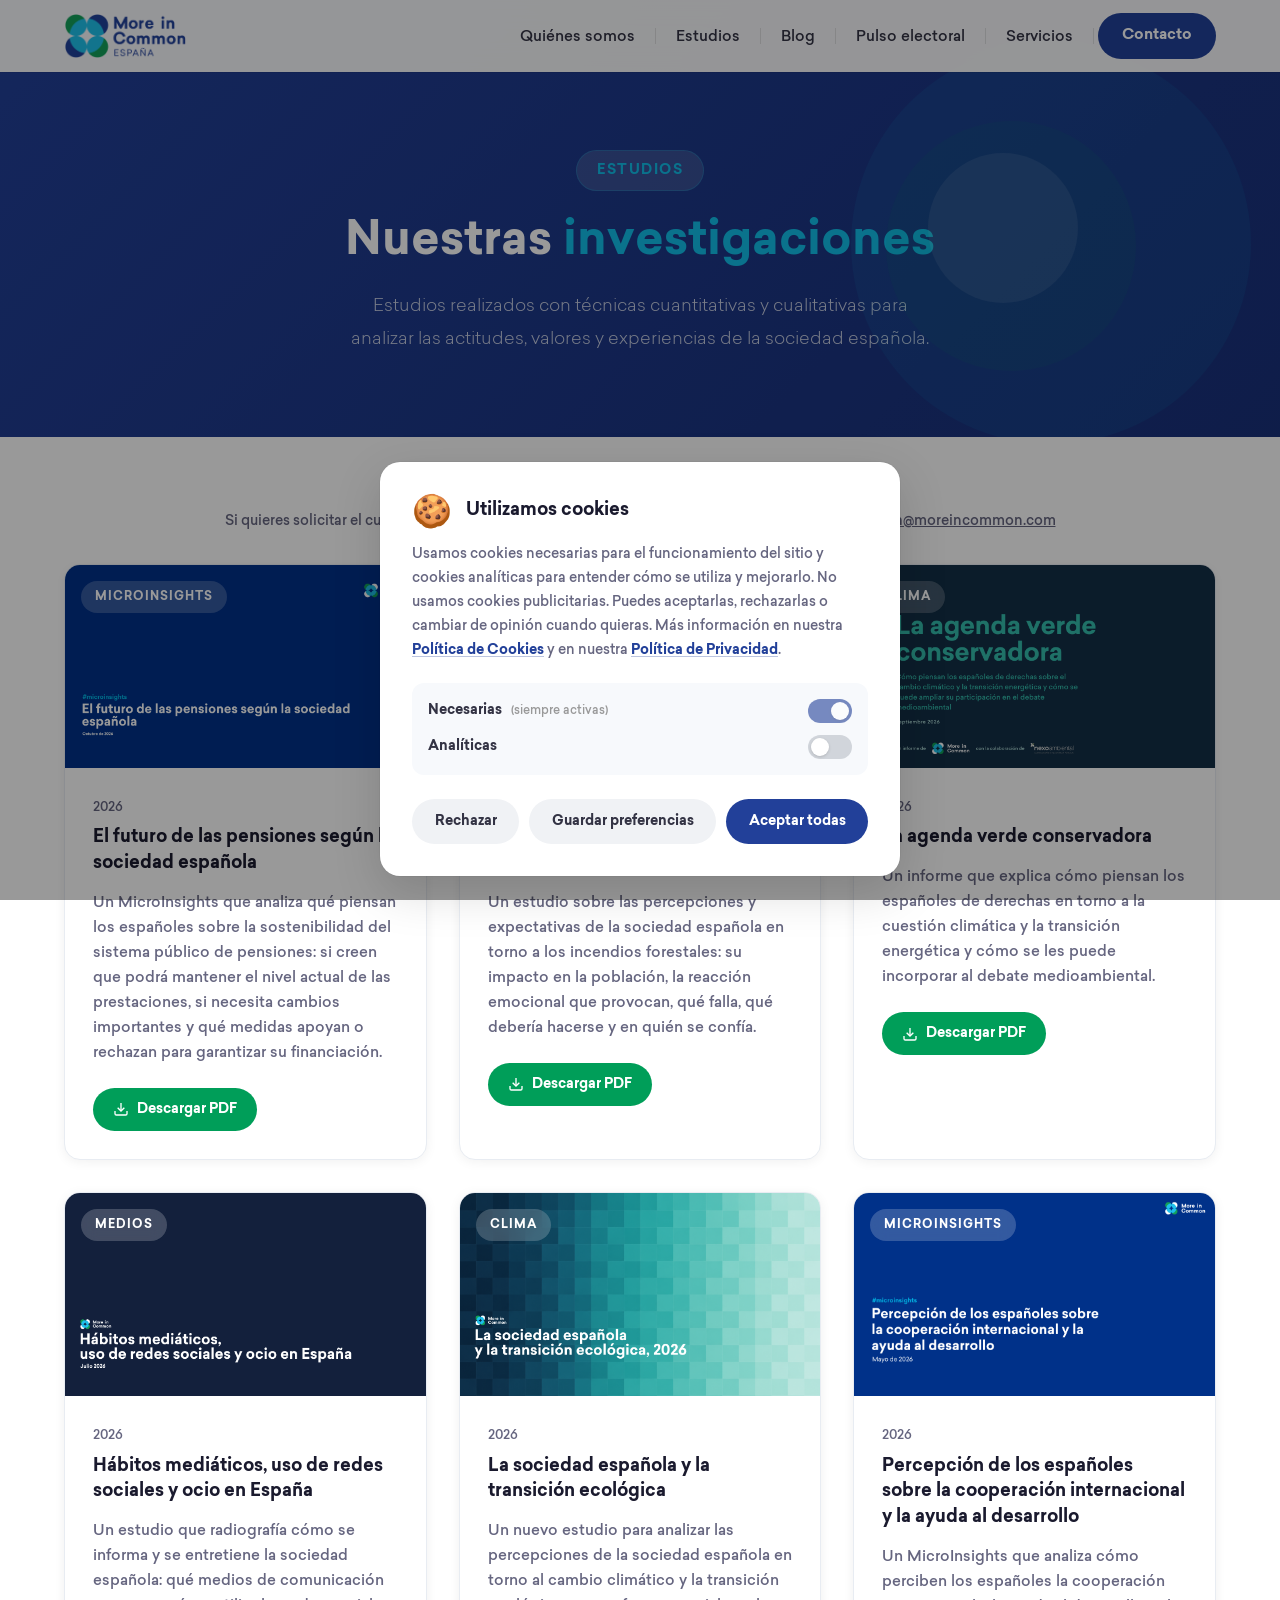
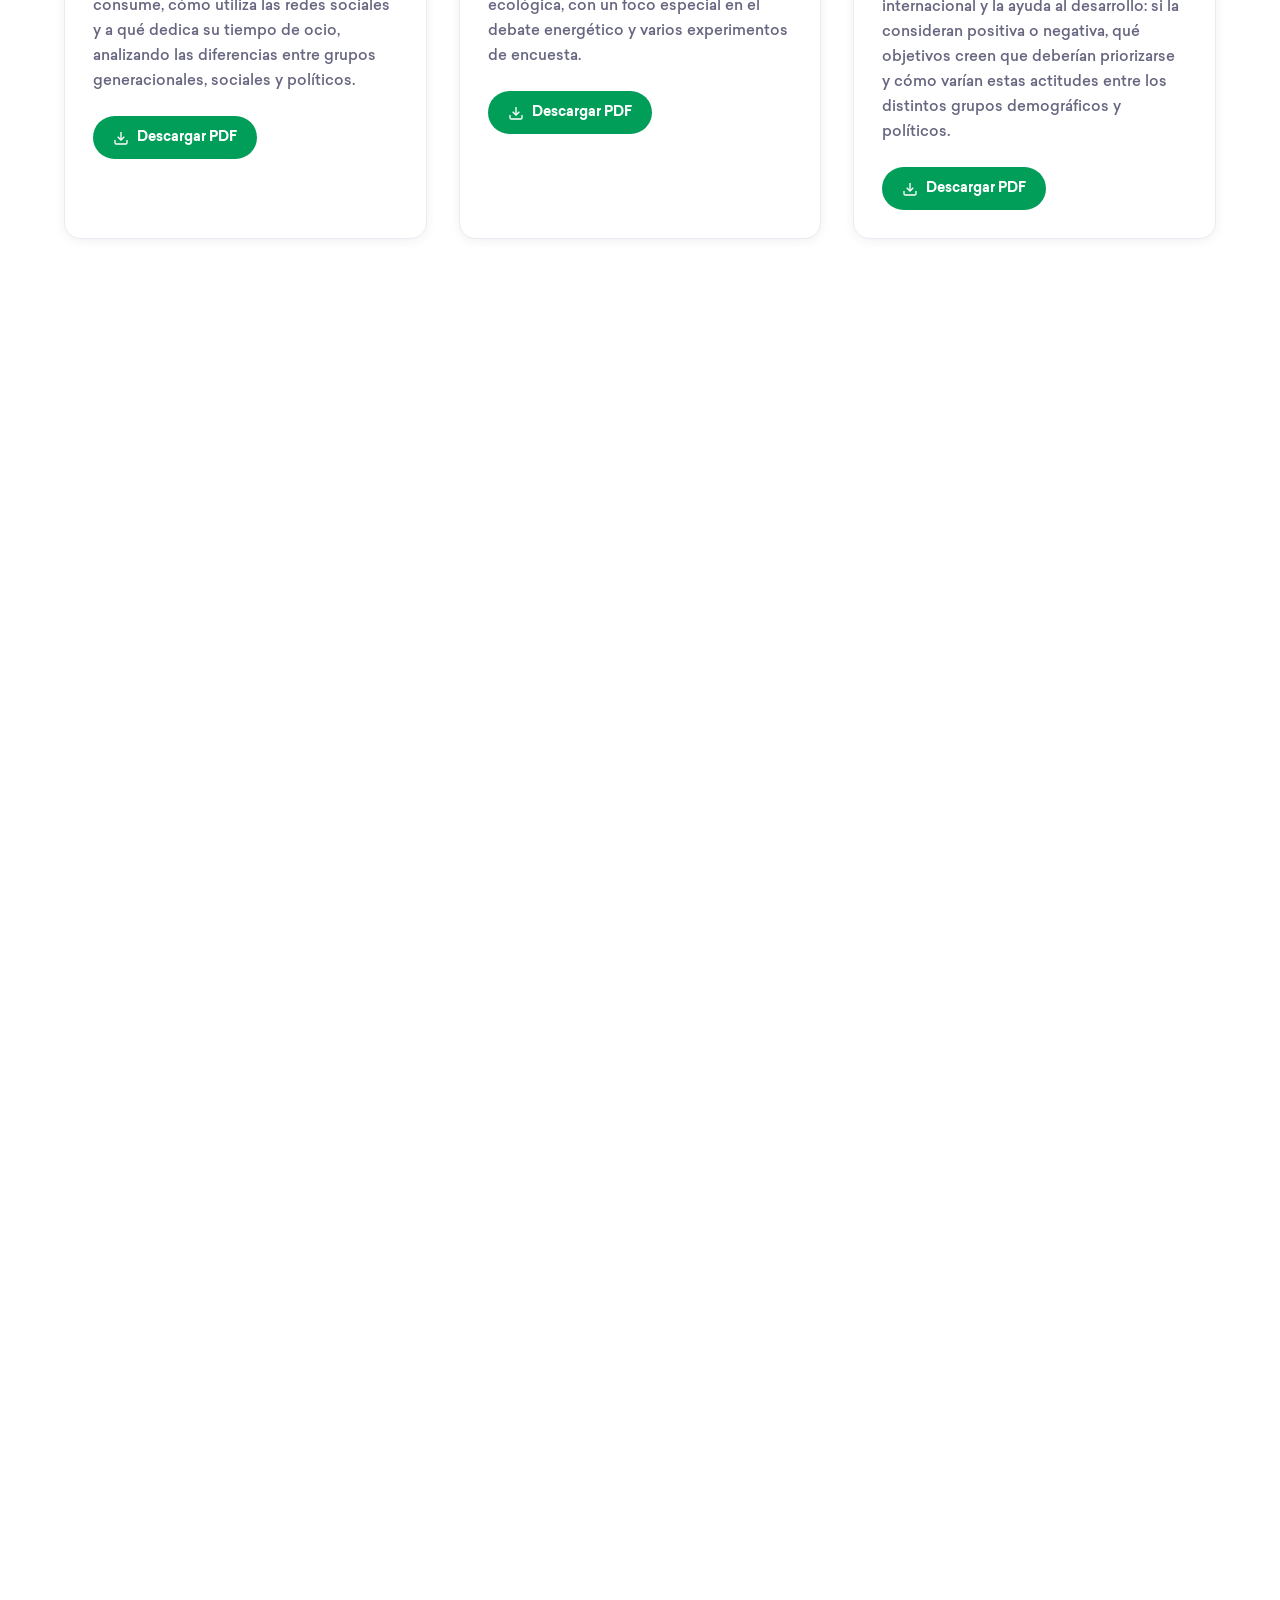
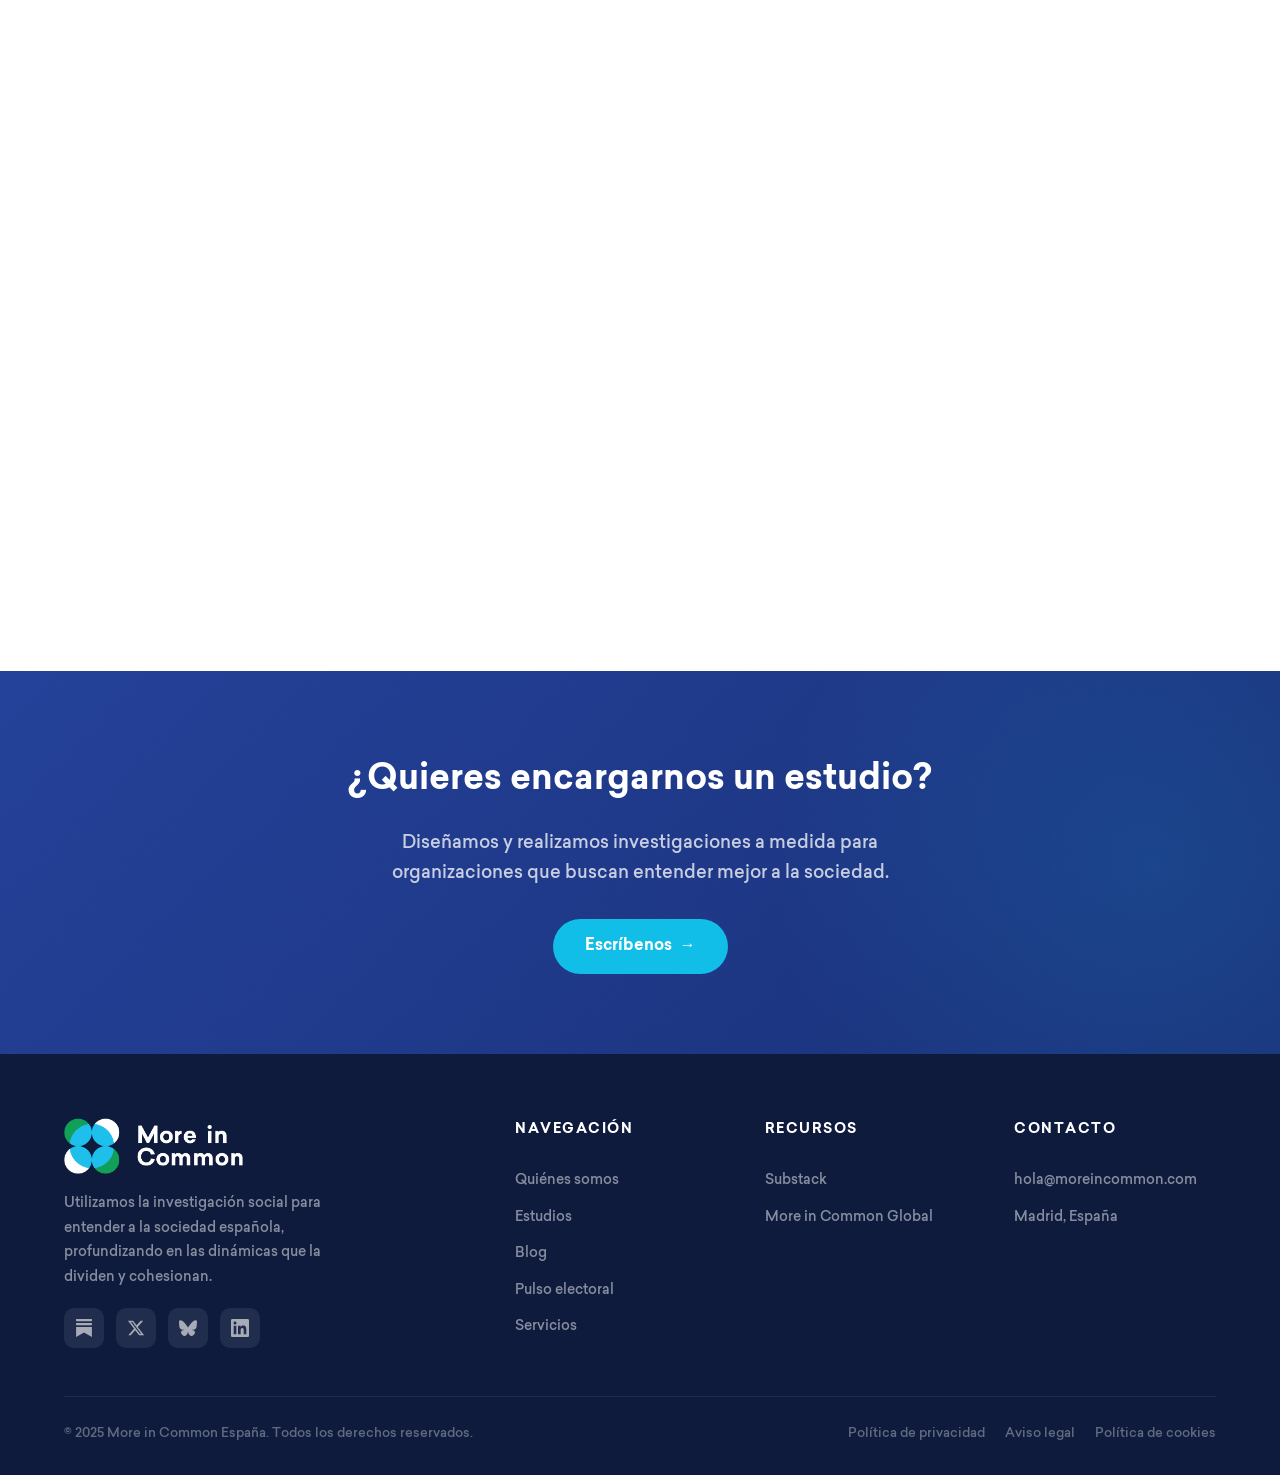
<file: estudios.html>
<!DOCTYPE html>
<html lang="es">
<head>
  <meta charset="UTF-8">
  <meta name="viewport" content="width=device-width, initial-scale=1.0">
  <meta name="description" content="Estudios e investigaciones de More in Common España sobre la sociedad española.">
  <meta property="og:title" content="Estudios - More in Common España">
  <meta property="og:description" content="Estudios e investigaciones de More in Common España sobre la sociedad española.">
  <meta property="og:image" content="https://moreincommon.es/images/og-image.png">
  <meta property="og:image:width" content="1200">
  <meta property="og:image:height" content="630">
  <meta property="og:url" content="https://moreincommon.es/estudios.html">
  <meta property="og:type" content="website">
  <meta property="og:locale" content="es_ES">
  <meta property="og:site_name" content="More in Common España">
  <meta name="twitter:card" content="summary_large_image">
  <meta name="twitter:title" content="Estudios - More in Common España">
  <meta name="twitter:description" content="Estudios e investigaciones de More in Common España sobre la sociedad española.">
  <meta name="twitter:image" content="https://moreincommon.es/images/og-image.png">
  <title>Estudios - More in Common España</title>
  <link rel="canonical" href="https://moreincommon.es/estudios.html">
  <link rel="icon" type="image/svg+xml" href="images/favicon.svg">
  <link rel="icon" type="image/png" href="images/favicon.png">
  <link rel="apple-touch-icon" href="images/favicon.png">
  <link rel="stylesheet" href="css/styles.css">
  <link rel="stylesheet" href="css/pages.css">
  <link rel="stylesheet" href="css/cookie.css">
  <!-- Google Analytics (GA4) with Consent Mode -->
  <script src="js/analytics.js"></script>
</head>
<body>

  <!-- ============ NAVIGATION ============ -->
  <nav class="navbar" id="navbar">
    <div class="nav-container">
      <a href="index.html" class="nav-logo">
        <img src="images/MiC_logo.png" alt="More in Common España">
      </a>
      <ul class="nav-links" id="navLinks">
        <li><a href="quienes-somos.html">Quiénes somos</a></li>
        <li><a href="estudios.html" class="active">Estudios</a></li>
        <li><a href="blog.html">Blog</a></li>
        <li><a href="pulso-electoral.html">Pulso electoral</a></li>
        <li><a href="servicios.html">Servicios</a></li>
        <li><a href="mailto:hola@moreincommon.com" class="nav-cta">Contacto</a></li>
      </ul>
      <div class="hamburger" id="hamburger" aria-label="Abrir menú" role="button" tabindex="0">
        <span></span>
        <span></span>
        <span></span>
      </div>
    </div>
  </nav>

  <!-- ============ PAGE HERO ============ -->
  <section class="page-hero">
    <div class="container">
      <span class="hero-label">Estudios</span>
      <h1>Nuestras <span class="highlight">investigaciones</span></h1>
      <p>Estudios realizados con técnicas cuantitativas y cualitativas para analizar las actitudes, valores y experiencias de la sociedad española.</p>
    </div>
    <div class="hero-shapes">
      <div class="shape shape-1"></div>
      <div class="shape shape-2"></div>
      <div class="shape shape-3"></div>
    </div>
  </section>

  <!-- ============ STUDIES ============ -->
  <section class="section studies">
    <div class="container">
      <div class="studies-notice">
        <p>Si quieres solicitar el cuestionario y/o los microdatos de las encuestas de algún estudio, escribe a <a href="mailto:hola@moreincommon.com">hola@moreincommon.com</a></p>
      </div>
      <div class="studies-grid">
        <!-- 1. MicroInsights: El futuro de las pensiones — octubre 2026 (most recent) -->
        <div class="study-card fade-in">
          <div class="study-card-image">
            <img src="images/estudios/microinsights-pensiones.png" alt="El futuro de las pensiones según la sociedad española">
            <span class="study-category">MicroInsights</span>
          </div>
          <div class="study-card-content">
            <span class="study-date">2026</span>
            <h3>El futuro de las pensiones según la sociedad española</h3>
            <p>Un MicroInsights que analiza qué piensan los españoles sobre la sostenibilidad del sistema público de pensiones: si creen que podrá mantener el nivel actual de las prestaciones, si necesita cambios importantes y qué medidas apoyan o rechazan para garantizar su financiación.</p>
            <a href="pdfs/microinsights-pensiones.pdf" download class="study-download">
              <svg width="16" height="16" fill="none" stroke="currentColor" stroke-width="2" viewBox="0 0 24 24"><path d="M21 15v4a2 2 0 0 1-2 2H5a2 2 0 0 1-2-2v-4"/><polyline points="7 10 12 15 17 10"/><line x1="12" y1="15" x2="12" y2="3"/></svg>
              Descargar PDF
            </a>
          </div>
        </div>
        <!-- 2. La sociedad española y los incendios forestales — octubre 2026 -->
        <div class="study-card fade-in">
          <div class="study-card-image">
            <img src="images/estudios/incendios.png" alt="La sociedad española y los incendios forestales">
            <span class="study-category">Incendios</span>
          </div>
          <div class="study-card-content">
            <span class="study-date">2026</span>
            <h3>La sociedad española y los incendios forestales</h3>
            <p>Un estudio sobre las percepciones y expectativas de la sociedad española en torno a los incendios forestales: su impacto en la población, la reacción emocional que provocan, qué falla, qué debería hacerse y en quién se confía.</p>
            <a href="pdfs/incendios.pdf" download class="study-download">
              <svg width="16" height="16" fill="none" stroke="currentColor" stroke-width="2" viewBox="0 0 24 24"><path d="M21 15v4a2 2 0 0 1-2 2H5a2 2 0 0 1-2-2v-4"/><polyline points="7 10 12 15 17 10"/><line x1="12" y1="15" x2="12" y2="3"/></svg>
              Descargar PDF
            </a>
          </div>
        </div>
        <!-- 2. La agenda verde conservadora — 2026 -->
        <div class="study-card fade-in">
          <div class="study-card-image">
            <img src="images/estudios/agenda-verde-conservadora.png" alt="La agenda verde conservadora">
            <span class="study-category">Clima</span>
          </div>
          <div class="study-card-content">
            <span class="study-date">2026</span>
            <h3>La agenda verde conservadora</h3>
            <p>Un informe que explica cómo piensan los españoles de derechas en torno a la cuestión climática y la transición energética y cómo se les puede incorporar al debate medioambiental.</p>
            <a href="pdfs/agenda-verde-conservadora.pdf" download class="study-download">
              <svg width="16" height="16" fill="none" stroke="currentColor" stroke-width="2" viewBox="0 0 24 24"><path d="M21 15v4a2 2 0 0 1-2 2H5a2 2 0 0 1-2-2v-4"/><polyline points="7 10 12 15 17 10"/><line x1="12" y1="15" x2="12" y2="3"/></svg>
              Descargar PDF
            </a>
          </div>
        </div>
        <!-- 2. Hábitos mediáticos, uso de redes sociales y ocio en España — julio 2026 (most recent) -->
        <div class="study-card fade-in">
          <div class="study-card-image">
            <img src="images/estudios/habitos-mediaticos.png" alt="Hábitos mediáticos, uso de redes sociales y ocio en España">
            <span class="study-category">Medios</span>
          </div>
          <div class="study-card-content">
            <span class="study-date">2026</span>
            <h3>Hábitos mediáticos, uso de redes sociales y ocio en España</h3>
            <p>Un estudio que radiografía cómo se informa y se entretiene la sociedad española: qué medios de comunicación consume, cómo utiliza las redes sociales y a qué dedica su tiempo de ocio, analizando las diferencias entre grupos generacionales, sociales y políticos.</p>
            <a href="pdfs/habitos-mediaticos.pdf" download class="study-download">
              <svg width="16" height="16" fill="none" stroke="currentColor" stroke-width="2" viewBox="0 0 24 24"><path d="M21 15v4a2 2 0 0 1-2 2H5a2 2 0 0 1-2-2v-4"/><polyline points="7 10 12 15 17 10"/><line x1="12" y1="15" x2="12" y2="3"/></svg>
              Descargar PDF
            </a>
          </div>
        </div>
        <!-- 2. La sociedad española y la transición ecológica — 2026 -->
        <div class="study-card fade-in">
          <div class="study-card-image">
            <img src="images/estudios/cambio-climatico-transicion-energetica.png" alt="La sociedad española y la transición ecológica">
            <span class="study-category">Clima</span>
          </div>
          <div class="study-card-content">
            <span class="study-date">2026</span>
            <h3>La sociedad española y la transición ecológica</h3>
            <p>Un nuevo estudio para analizar las percepciones de la sociedad española en torno al cambio climático y la transición ecológica, con un foco especial en el debate energético y varios experimentos de encuesta.</p>
            <a href="pdfs/cambio-climatico-transición-energética.pdf" download class="study-download">
              <svg width="16" height="16" fill="none" stroke="currentColor" stroke-width="2" viewBox="0 0 24 24"><path d="M21 15v4a2 2 0 0 1-2 2H5a2 2 0 0 1-2-2v-4"/><polyline points="7 10 12 15 17 10"/><line x1="12" y1="15" x2="12" y2="3"/></svg>
              Descargar PDF
            </a>
          </div>
        </div>
        <!-- 2. MicroInsights: Cooperación internacional y ayuda al desarrollo — mayo 2026 -->
        <div class="study-card fade-in">
          <div class="study-card-image">
            <img src="images/estudios/microinsights-cooperacion.png" alt="Percepción de los españoles sobre la cooperación internacional y la ayuda al desarrollo">
            <span class="study-category">MicroInsights</span>
          </div>
          <div class="study-card-content">
            <span class="study-date">2026</span>
            <h3>Percepción de los españoles sobre la cooperación internacional y la ayuda al desarrollo</h3>
            <p>Un MicroInsights que analiza cómo perciben los españoles la cooperación internacional y la ayuda al desarrollo: si la consideran positiva o negativa, qué objetivos creen que deberían priorizarse y cómo varían estas actitudes entre los distintos grupos demográficos y políticos.</p>
            <a href="pdfs/microinsights-cooperacion.pdf" download class="study-download">
              <svg width="16" height="16" fill="none" stroke="currentColor" stroke-width="2" viewBox="0 0 24 24"><path d="M21 15v4a2 2 0 0 1-2 2H5a2 2 0 0 1-2-2v-4"/><polyline points="7 10 12 15 17 10"/><line x1="12" y1="15" x2="12" y2="3"/></svg>
              Descargar PDF
            </a>
          </div>
        </div>
        <!-- 3. Vivienda: diagnóstico y soluciones — 2026 -->
        <div class="study-card fade-in">
          <div class="study-card-image">
            <img src="images/estudios/vivienda-diagnostico-soluciones.png" alt="Vivienda: diagnóstico y soluciones">
            <span class="study-category">Vivienda</span>
          </div>
          <div class="study-card-content">
            <span class="study-date">2026</span>
            <h3>Vivienda: diagnóstico y soluciones</h3>
            <p>Un estudio en profundidad sobre la crisis de la vivienda en España que analiza las percepciones ciudadanas sobre el problema, evalúa las causas percibidas y explora el apoyo a las distintas soluciones propuestas por la sociedad y los responsables políticos.</p>
            <a href="pdfs/vivienda-diagnostico-soluciones.pdf" download class="study-download">
              <svg width="16" height="16" fill="none" stroke="currentColor" stroke-width="2" viewBox="0 0 24 24"><path d="M21 15v4a2 2 0 0 1-2 2H5a2 2 0 0 1-2-2v-4"/><polyline points="7 10 12 15 17 10"/><line x1="12" y1="15" x2="12" y2="3"/></svg>
              Descargar PDF
            </a>
          </div>
        </div>
        <!-- 4. Patrocinio comunitario e iniciativas de acogida — 2026 -->
        <div class="study-card fade-in">
          <div class="study-card-image">
            <img src="images/estudios/patrocinio-comunitario-acogida.png" alt="Patrocinio comunitario e iniciativas de acogida">
            <span class="study-category">Acogida</span>
          </div>
          <div class="study-card-content">
            <span class="study-date">2026</span>
            <h3>Patrocinio comunitario e iniciativas de acogida</h3>
            <p>Estudio sobre las iniciativas de patrocinio comunitario y acogida en España, analizando las actitudes ciudadanas, los modelos existentes y las oportunidades para fortalecer la integración de las personas refugiadas y migrantes a través de la sociedad civil.</p>
            <a href="pdfs/patrocinio-comunitario-acogida.pdf" download class="study-download">
              <svg width="16" height="16" fill="none" stroke="currentColor" stroke-width="2" viewBox="0 0 24 24"><path d="M21 15v4a2 2 0 0 1-2 2H5a2 2 0 0 1-2-2v-4"/><polyline points="7 10 12 15 17 10"/><line x1="12" y1="15" x2="12" y2="3"/></svg>
              Descargar PDF
            </a>
          </div>
        </div>
        <!-- 5. Atlas de la Polarización — 2025 -->
        <div class="study-card fade-in">
          <div class="study-card-image">
            <img src="images/estudios/atlas-polarizacion.png" alt="Atlas de la Polarización">
            <span class="study-category">Polarización</span>
          </div>
          <div class="study-card-content">
            <span class="study-date">2025</span>
            <h3>Atlas de la Polarización</h3>
            <p>Un análisis exhaustivo que cartografía las dinámicas de polarización en la sociedad española, identificando las principales líneas de fractura, los factores que las alimentan y los puntos de consenso que a menudo pasan desapercibidos.</p>
            <a href="pdfs/atlas-polarizacion.pdf" download class="study-download">
              <svg width="16" height="16" fill="none" stroke="currentColor" stroke-width="2" viewBox="0 0 24 24"><path d="M21 15v4a2 2 0 0 1-2 2H5a2 2 0 0 1-2-2v-4"/><polyline points="7 10 12 15 17 10"/><line x1="12" y1="15" x2="12" y2="3"/></svg>
              Descargar PDF
            </a>
          </div>
        </div>
        <!-- 6. Después del apagón — 2025 -->
        <div class="study-card fade-in">
          <div class="study-card-image">
            <img src="images/estudios/despues-del-apagon.png" alt="Después del apagón">
            <span class="study-category">Energía</span>
          </div>
          <div class="study-card-content">
            <span class="study-date">2025</span>
            <h3>Después del apagón</h3>
            <p>Una encuesta realizada inmediatamente tras el apagón eléctrico generalizado ocurrido en España el 28 de abril de 2025 para preguntar a la sociedad española sobre algunos de los debates planteados en torno al modelo energético.</p>
            <a href="pdfs/despues-del-apagon.pdf" download class="study-download">
              <svg width="16" height="16" fill="none" stroke="currentColor" stroke-width="2" viewBox="0 0 24 24"><path d="M21 15v4a2 2 0 0 1-2 2H5a2 2 0 0 1-2-2v-4"/><polyline points="7 10 12 15 17 10"/><line x1="12" y1="15" x2="12" y2="3"/></svg>
              Descargar PDF
            </a>
          </div>
        </div>
        <!-- 7. Percepciones en torno a la inmigración — 2025 -->
        <div class="study-card fade-in">
          <div class="study-card-image">
            <img src="images/estudios/percepciones-inmigracion.png" alt="Percepciones en torno a la inmigración">
            <span class="study-category">Migración</span>
          </div>
          <div class="study-card-content">
            <span class="study-date">2025</span>
            <h3>Percepciones en torno a la inmigración</h3>
            <p>Europe Talks Migration es un proyecto de investigación de 2025 centrado en las percepciones y actitudes en torno a la inmigración en varios países europeos. Es, además, el primer estudio de opinión pública que hemos realizado en torno a la inmigración en España.</p>
            <a href="pdfs/percepciones-inmigracion.pdf" download class="study-download">
              <svg width="16" height="16" fill="none" stroke="currentColor" stroke-width="2" viewBox="0 0 24 24"><path d="M21 15v4a2 2 0 0 1-2 2H5a2 2 0 0 1-2-2v-4"/><polyline points="7 10 12 15 17 10"/><line x1="12" y1="15" x2="12" y2="3"/></svg>
              Descargar PDF
            </a>
          </div>
        </div>
        <!-- 8. Hablando con agricultores y ganaderos — 2025 -->
        <div class="study-card fade-in">
          <div class="study-card-image">
            <img src="images/estudios/agricultores-ganaderos.png" alt="Hablando con agricultores y ganaderos">
            <span class="study-category">Agricultura</span>
          </div>
          <div class="study-card-content">
            <span class="study-date">2025</span>
            <h3>Hablando con agricultores y ganaderos</h3>
            <p>Los agricultores y ganaderos tienen un papel fundamental en la transición verde. Un año después de las protestas del campo en Europa, More in Common encuestó a agricultores y ganaderos de diferentes países, incluida España, para conocer sus percepciones hacia el cambio climático, la transición verde y el futuro de su sector.</p>
            <a href="pdfs/agricultores-ganaderos.pdf" download class="study-download">
              <svg width="16" height="16" fill="none" stroke="currentColor" stroke-width="2" viewBox="0 0 24 24"><path d="M21 15v4a2 2 0 0 1-2 2H5a2 2 0 0 1-2-2v-4"/><polyline points="7 10 12 15 17 10"/><line x1="12" y1="15" x2="12" y2="3"/></svg>
              Descargar PDF
            </a>
          </div>
        </div>
        <!-- 9. La sociedad española ante la guerra de Ucrania — 2025 -->
        <div class="study-card fade-in">
          <div class="study-card-image">
            <img src="images/estudios/guerra-ucrania.png" alt="La sociedad española ante la guerra de Ucrania">
            <span class="study-category">Geopolítica</span>
          </div>
          <div class="study-card-content">
            <span class="study-date">2025</span>
            <h3>La sociedad española ante la guerra de Ucrania</h3>
            <p>Tras el tenso encuentro entre los presidentes Trump y Zelensky en el Despacho Oval a principios de 2025, preguntamos a más de 7.000 personas en Estados Unidos, Polonia, Reino Unido, Alemania, Francia y España sobre muchos de los aspectos relacionados con el conflicto y cómo ponerle fin.</p>
            <a href="pdfs/guerra-ucrania.pdf" download class="study-download">
              <svg width="16" height="16" fill="none" stroke="currentColor" stroke-width="2" viewBox="0 0 24 24"><path d="M21 15v4a2 2 0 0 1-2 2H5a2 2 0 0 1-2-2v-4"/><polyline points="7 10 12 15 17 10"/><line x1="12" y1="15" x2="12" y2="3"/></svg>
              Descargar PDF
            </a>
          </div>
        </div>
        <!-- 10. La sociedad española ante la DANA — 2024 -->
        <div class="study-card fade-in">
          <div class="study-card-image">
            <img src="images/estudios/sociedad-dana.png" alt="La sociedad española ante la DANA">
            <span class="study-category">Crisis</span>
          </div>
          <div class="study-card-content">
            <span class="study-date">2024</span>
            <h3>La sociedad española ante la DANA</h3>
            <p>Principales hallazgos de una encuesta de respuesta rápida realizada pocos días después de la catastrófica DANA que golpeó varias regiones de España a finales de octubre de 2024. Analizamos las percepciones y actitudes de la sociedad en un momento de volatilidad social y política extrema.</p>
            <a href="pdfs/sociedad-dana.pdf" download class="study-download">
              <svg width="16" height="16" fill="none" stroke="currentColor" stroke-width="2" viewBox="0 0 24 24"><path d="M21 15v4a2 2 0 0 1-2 2H5a2 2 0 0 1-2-2v-4"/><polyline points="7 10 12 15 17 10"/><line x1="12" y1="15" x2="12" y2="3"/></svg>
              Descargar PDF
            </a>
          </div>
        </div>
      </div>
    </div>
  </section>

  <!-- ============ CTA ============ -->
  <section class="cta-banner">
    <div class="container">
      <h2>¿Quieres encargarnos un estudio?</h2>
      <p>Diseñamos y realizamos investigaciones a medida para organizaciones que buscan entender mejor a la sociedad.</p>
      <a href="mailto:hola@moreincommon.com" class="btn btn-primary">Escríbenos <span>→</span></a>
    </div>
  </section>

  <!-- ============ FOOTER ============ -->
  <footer class="footer">
    <div class="container">
      <div class="footer-grid">
        <div class="footer-brand">
          <img src="images/mic_logo_white.png" alt="More in Common">
          <p>Utilizamos la investigación social para entender a la sociedad española, profundizando en las dinámicas que la dividen y cohesionan.</p>
          <div class="footer-social">
            <a href="https://moreincommones.substack.com" target="_blank" aria-label="Substack"><svg width="18" height="18" viewBox="0 0 24 24" fill="currentColor"><path d="M22.539 8.242H1.46V5.406h21.08v2.836zM1.46 10.812V24L12 18.11 22.54 24V10.812H1.46zM22.54 0H1.46v2.836h21.08V0z"/></svg></a>
                        <a href="https://x.com/moreincommones" target="_blank" aria-label="X / Twitter">
              <svg width="18" height="18" fill="currentColor" viewBox="0 0 24 24"><path d="M18.244 2.25h3.308l-7.227 8.26 8.502 11.24H16.17l-5.214-6.817L4.99 21.75H1.68l7.73-8.835L1.254 2.25H8.08l4.713 6.231zm-1.161 17.52h1.833L7.084 4.126H5.117z"/></svg>
            </a>
            <a href="https://bsky.app/profile/moreincommones.bsky.social" target="_blank" aria-label="Bluesky">
              <svg width="18" height="18" fill="currentColor" viewBox="0 0 16 16"><path d="M3.468 1.948C5.303 3.325 7.276 6.118 8 7.616c.725-1.498 2.698-4.29 4.532-5.668C13.855.955 16 .186 16 2.632c0 .489-.28 4.105-.444 4.692-.572 2.04-2.653 2.561-4.504 2.246 3.236.551 4.06 2.375 2.281 4.2-3.376 3.464-4.852-.87-5.23-1.98-.07-.204-.103-.3-.103-.218 0-.081-.033.014-.102.218-.379 1.1-1.855 5.444-5.231 1.98-1.778-1.825-.955-3.65 2.28-4.2-1.85.315-3.932-.205-4.503-2.246C.28 6.737 0 3.12 0 2.632 0 .186 2.145.955 3.468 1.948"/></svg>
            </a>
            <a href="https://www.linkedin.com/company/more-in-common-españa/" target="_blank" aria-label="LinkedIn">
              <svg width="18" height="18" fill="currentColor" viewBox="0 0 24 24"><path d="M20.447 20.452h-3.554v-5.569c0-1.328-.027-3.037-1.852-3.037-1.853 0-2.136 1.445-2.136 2.939v5.667H9.351V9h3.414v1.561h.046c.477-.9 1.637-1.85 3.37-1.85 3.601 0 4.267 2.37 4.267 5.455v6.286zM5.337 7.433c-1.144 0-2.063-.926-2.063-2.065 0-1.138.92-2.063 2.063-2.063 1.14 0 2.064.925 2.064 2.063 0 1.139-.925 2.065-2.064 2.065zm1.782 13.019H3.555V9h3.564v11.452zM22.225 0H1.771C.792 0 0 .774 0 1.729v20.542C0 23.227.792 24 1.771 24h20.451C23.2 24 24 23.227 24 22.271V1.729C24 .774 23.2 0 22.222 0h.003z"/></svg>
            </a>
          </div>
        </div>
        <div class="footer-col"><h4>Navegación</h4><a href="quienes-somos.html">Quiénes somos</a><a href="estudios.html">Estudios</a><a href="blog.html">Blog</a><a href="pulso-electoral.html">Pulso electoral</a><a href="servicios.html">Servicios</a></div>
        <div class="footer-col"><h4>Recursos</h4><a href="https://moreincommones.substack.com" target="_blank">Substack</a><a href="https://www.moreincommon.com" target="_blank">More in Common Global</a></div>
        <div class="footer-col"><h4>Contacto</h4><a href="mailto:hola@moreincommon.com">hola@moreincommon.com</a><a href="#">Madrid, España</a></div>
      </div>
      <div class="footer-bottom">
        <span>&copy; 2025 More in Common España. Todos los derechos reservados.</span>
        <span style="display: flex; gap: 20px; flex-wrap: wrap; justify-content: center;"><a href="privacidad.html" style="color: rgba(255,255,255,0.35); transition: color 0.3s;">Política de privacidad</a><a href="aviso-legal.html" style="color: rgba(255,255,255,0.35); transition: color 0.3s;">Aviso legal</a><a href="cookies.html" style="color: rgba(255,255,255,0.35); transition: color 0.3s;">Política de cookies</a></span>
      </div>
    </div>
  </footer>

  <script src="js/main.js"></script>
  <script src="js/cookie.js"></script>
</body>
</html>
</file>
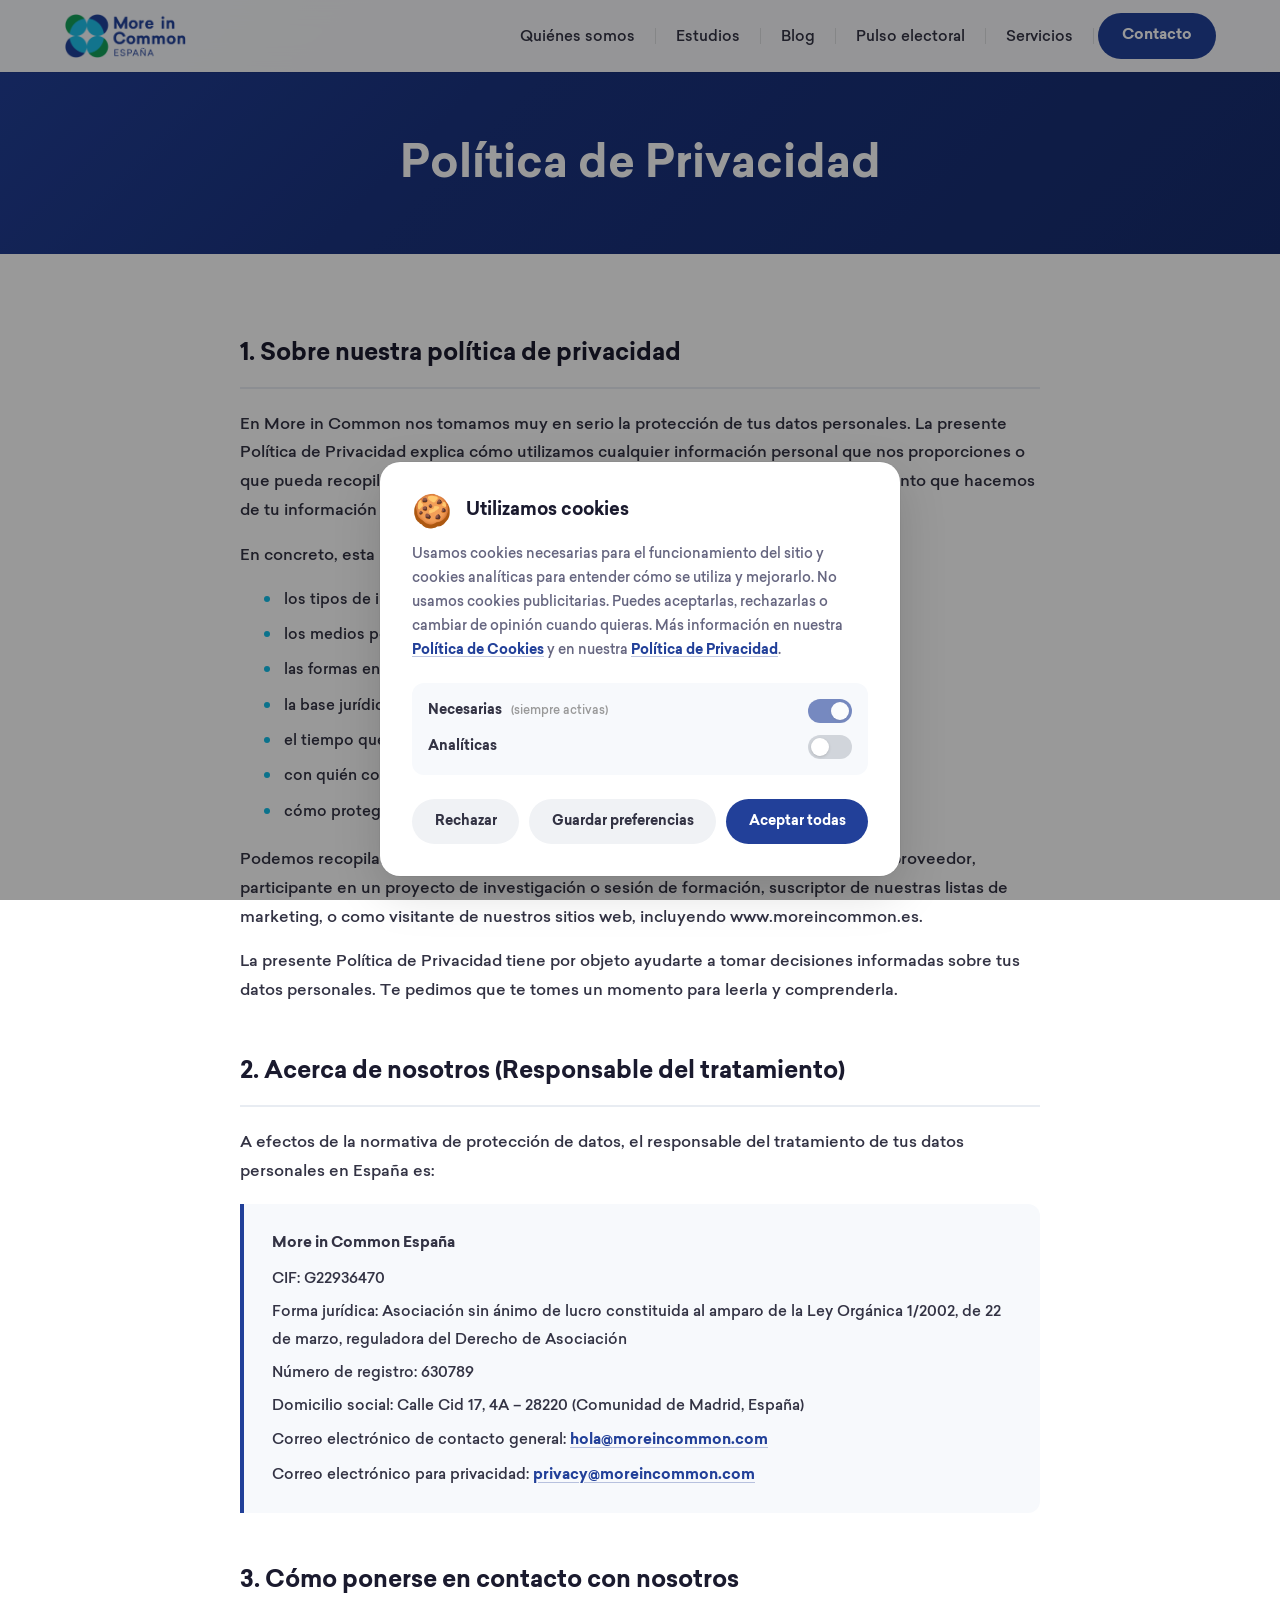
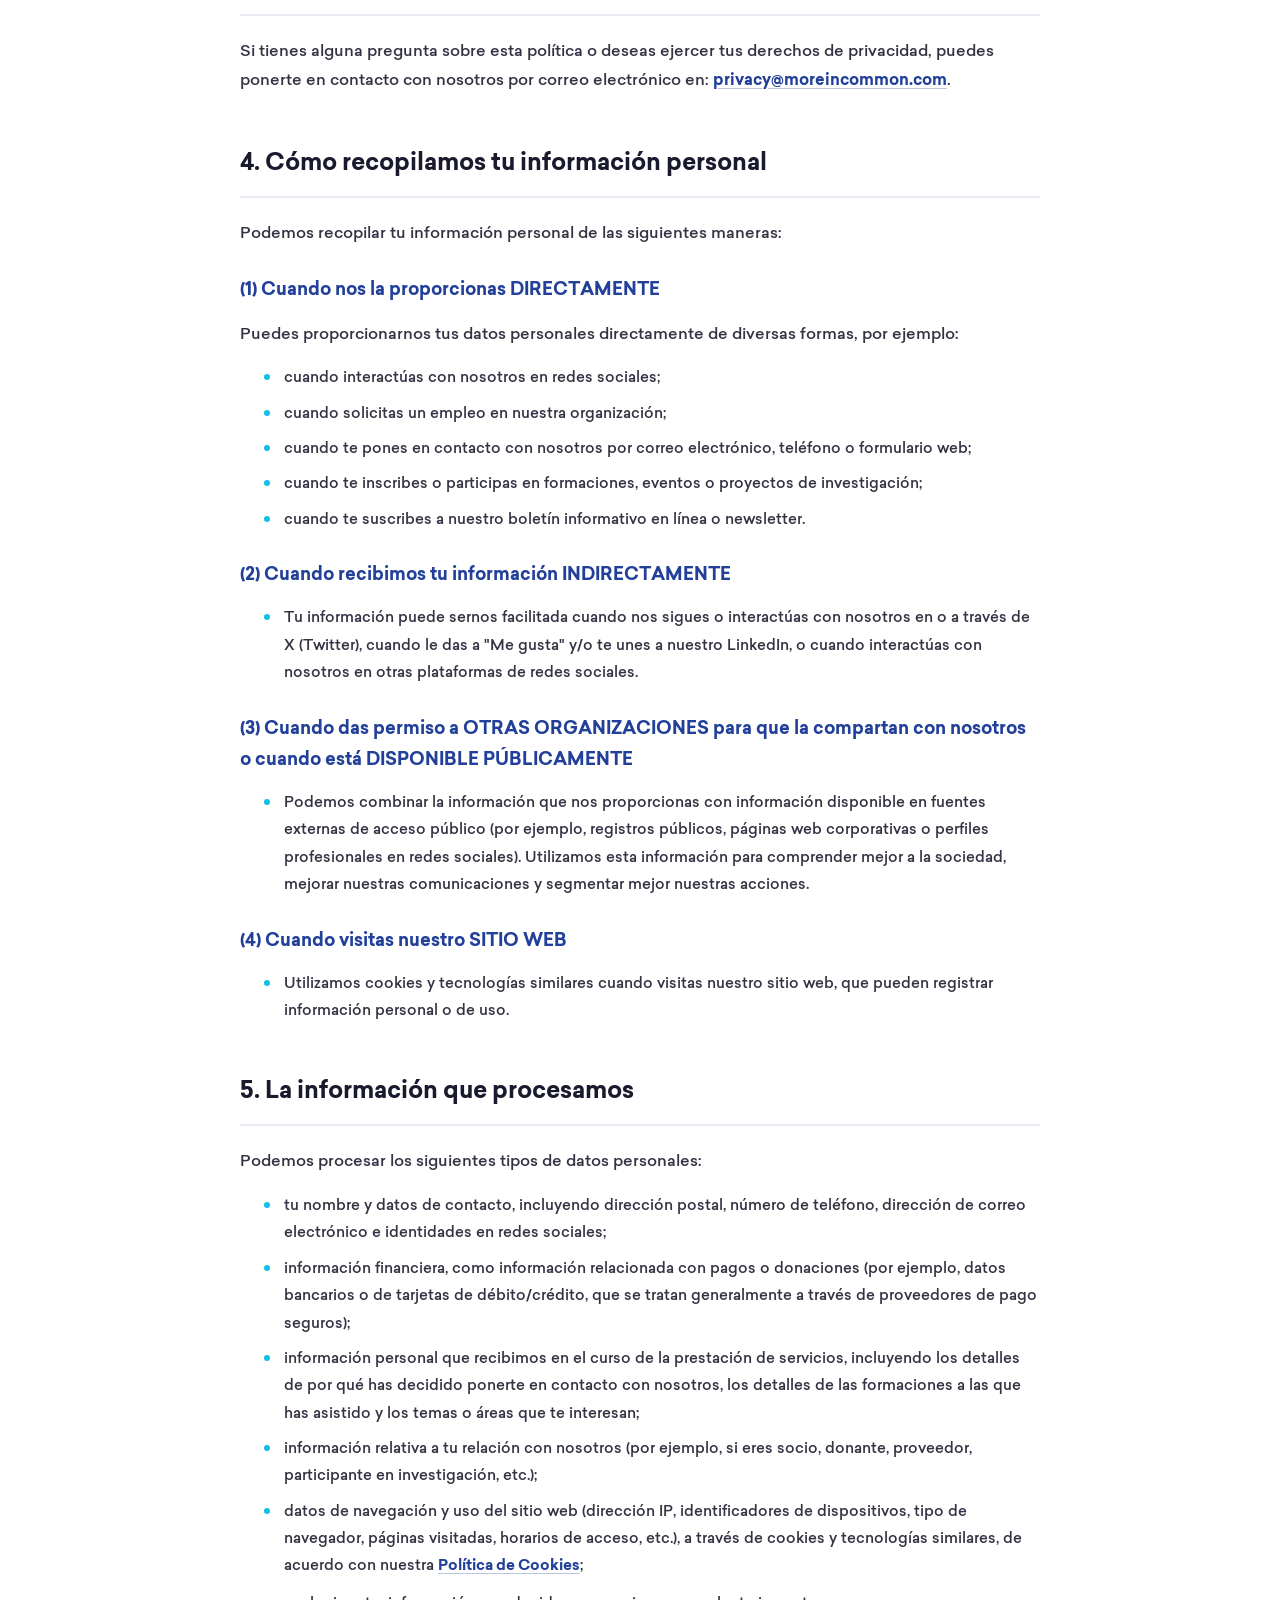
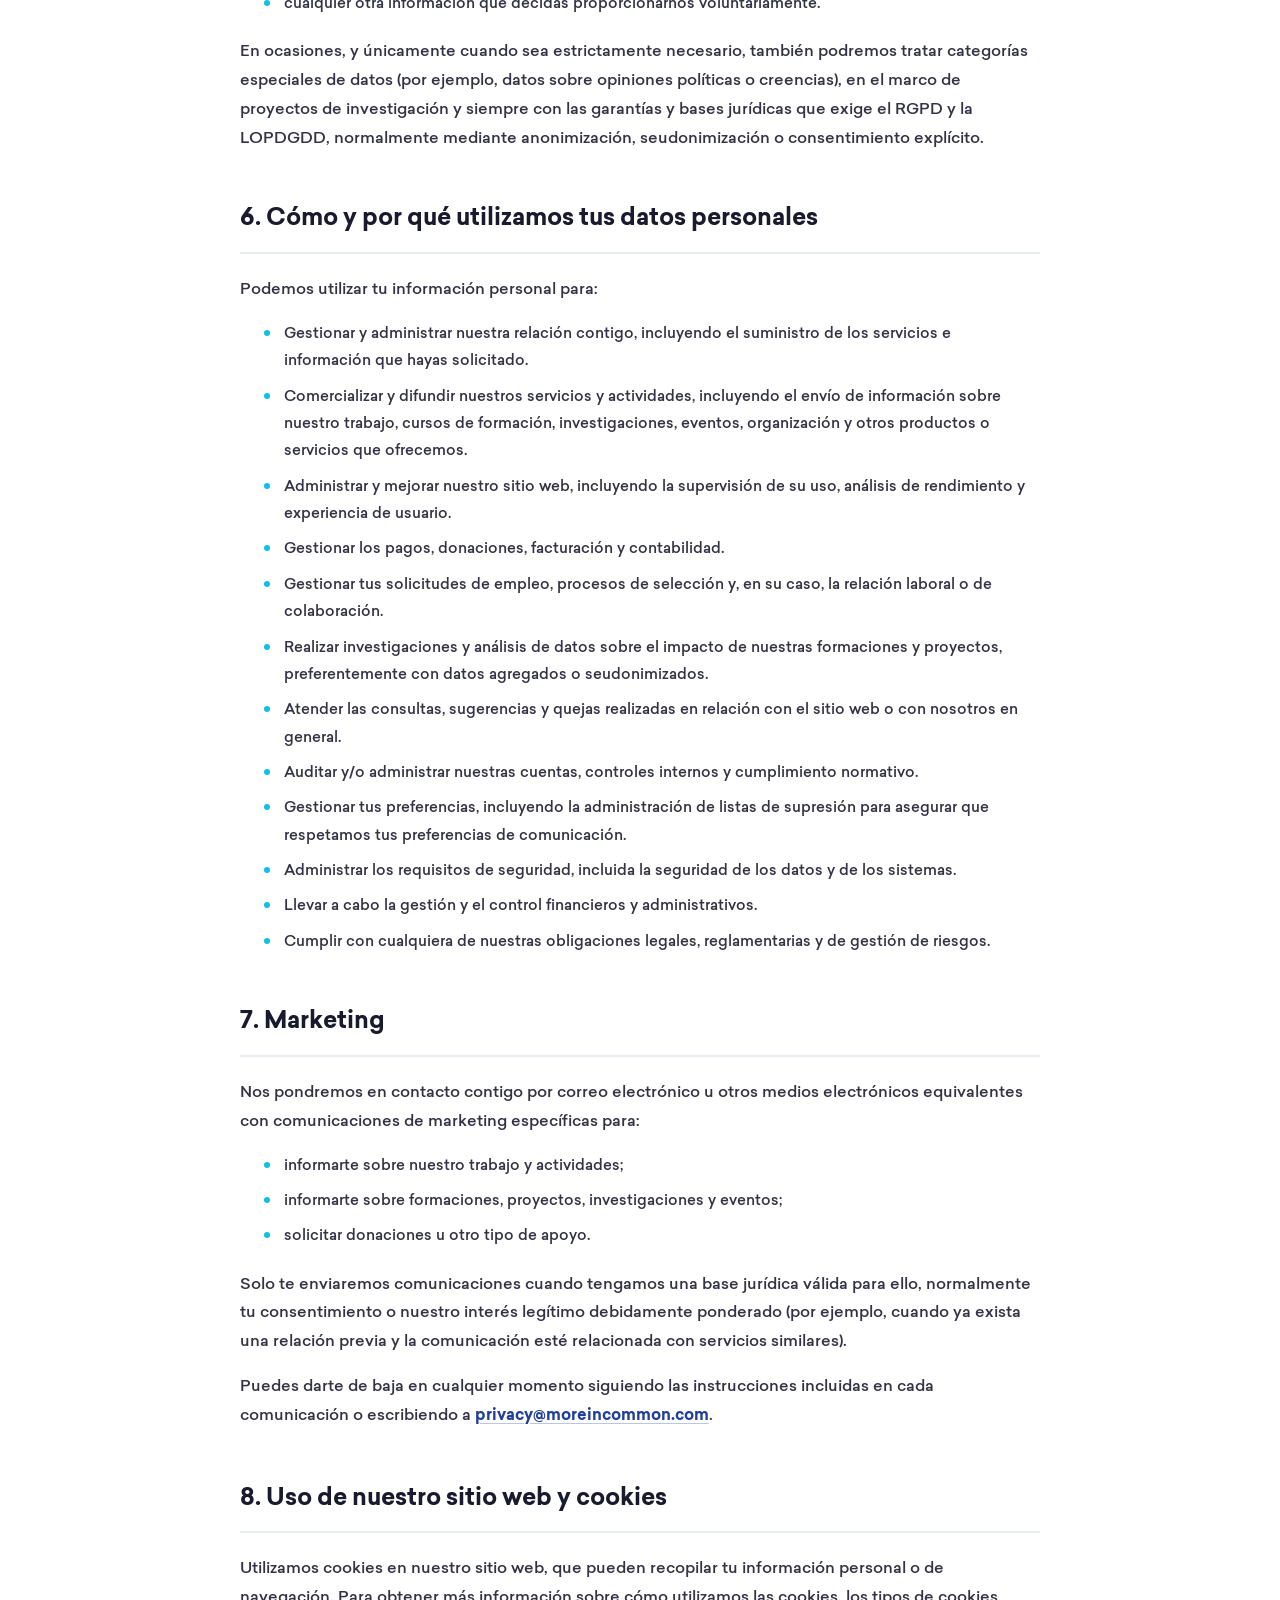
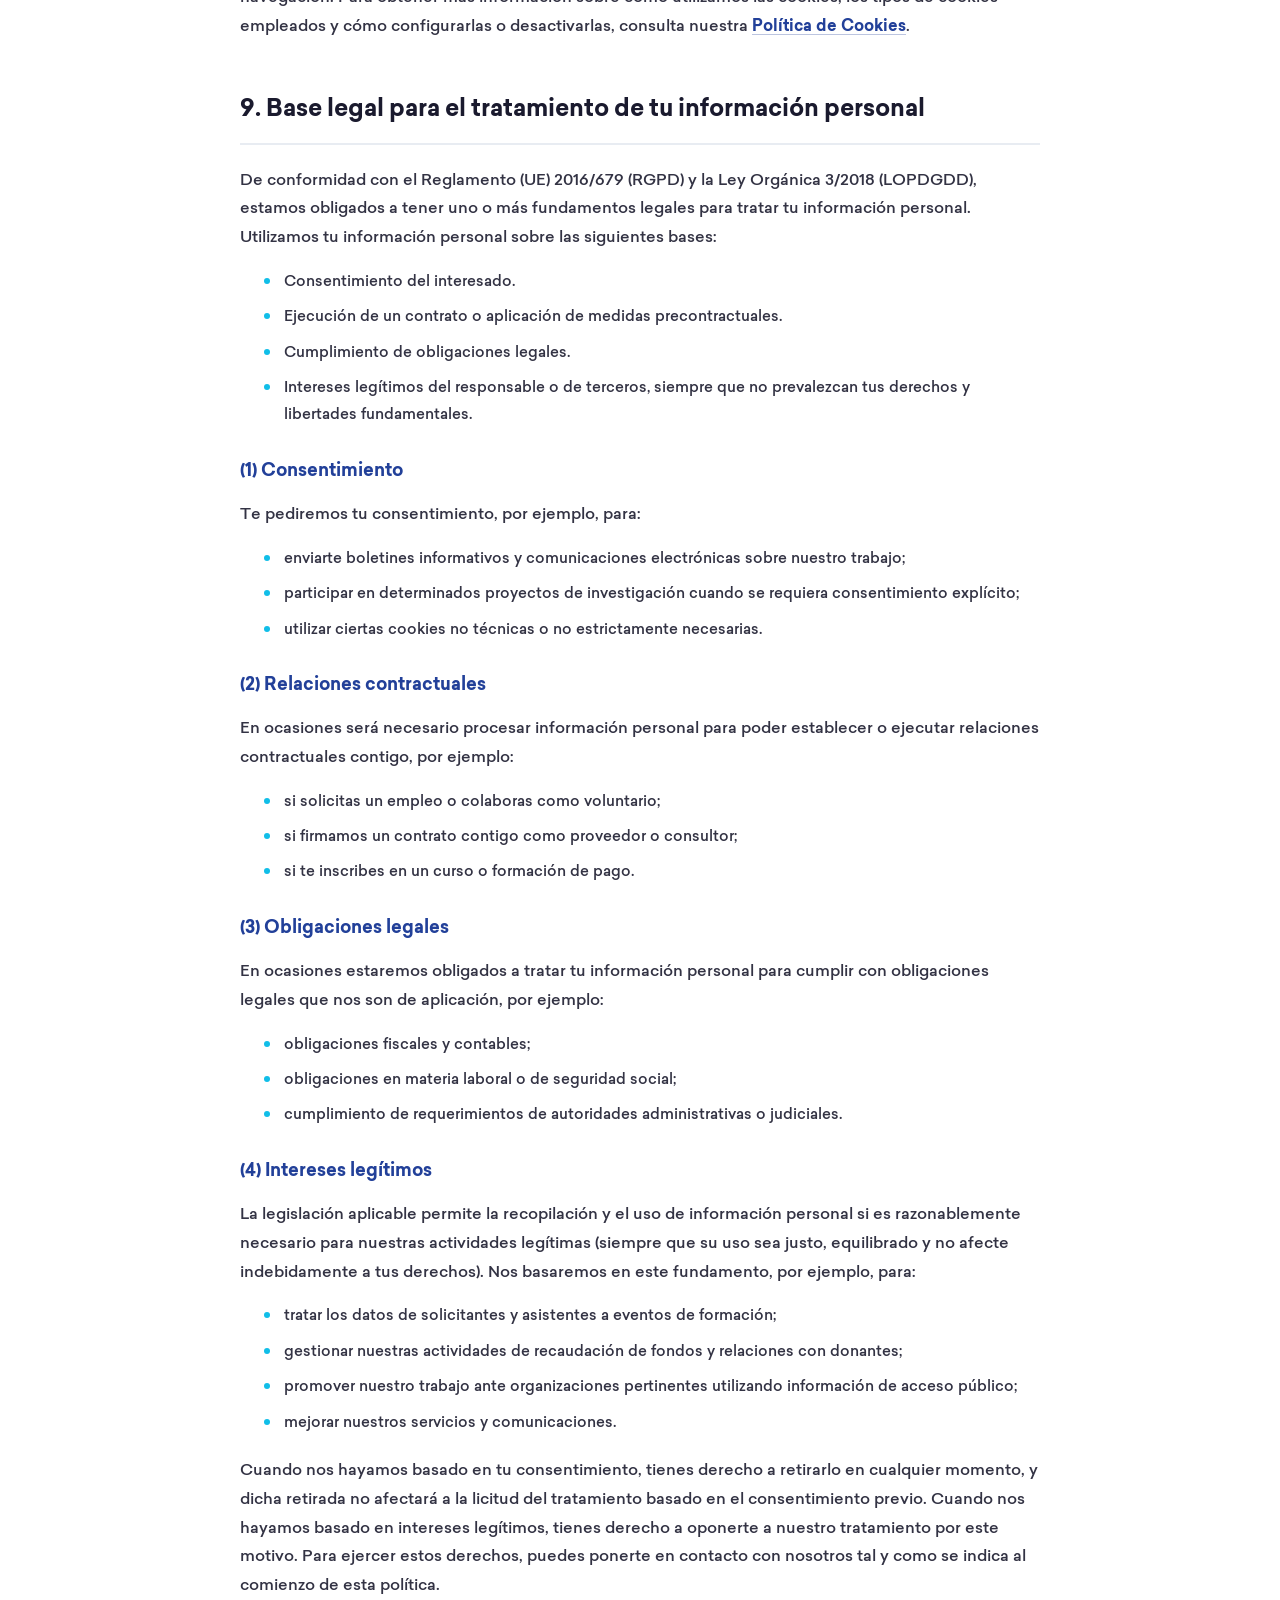
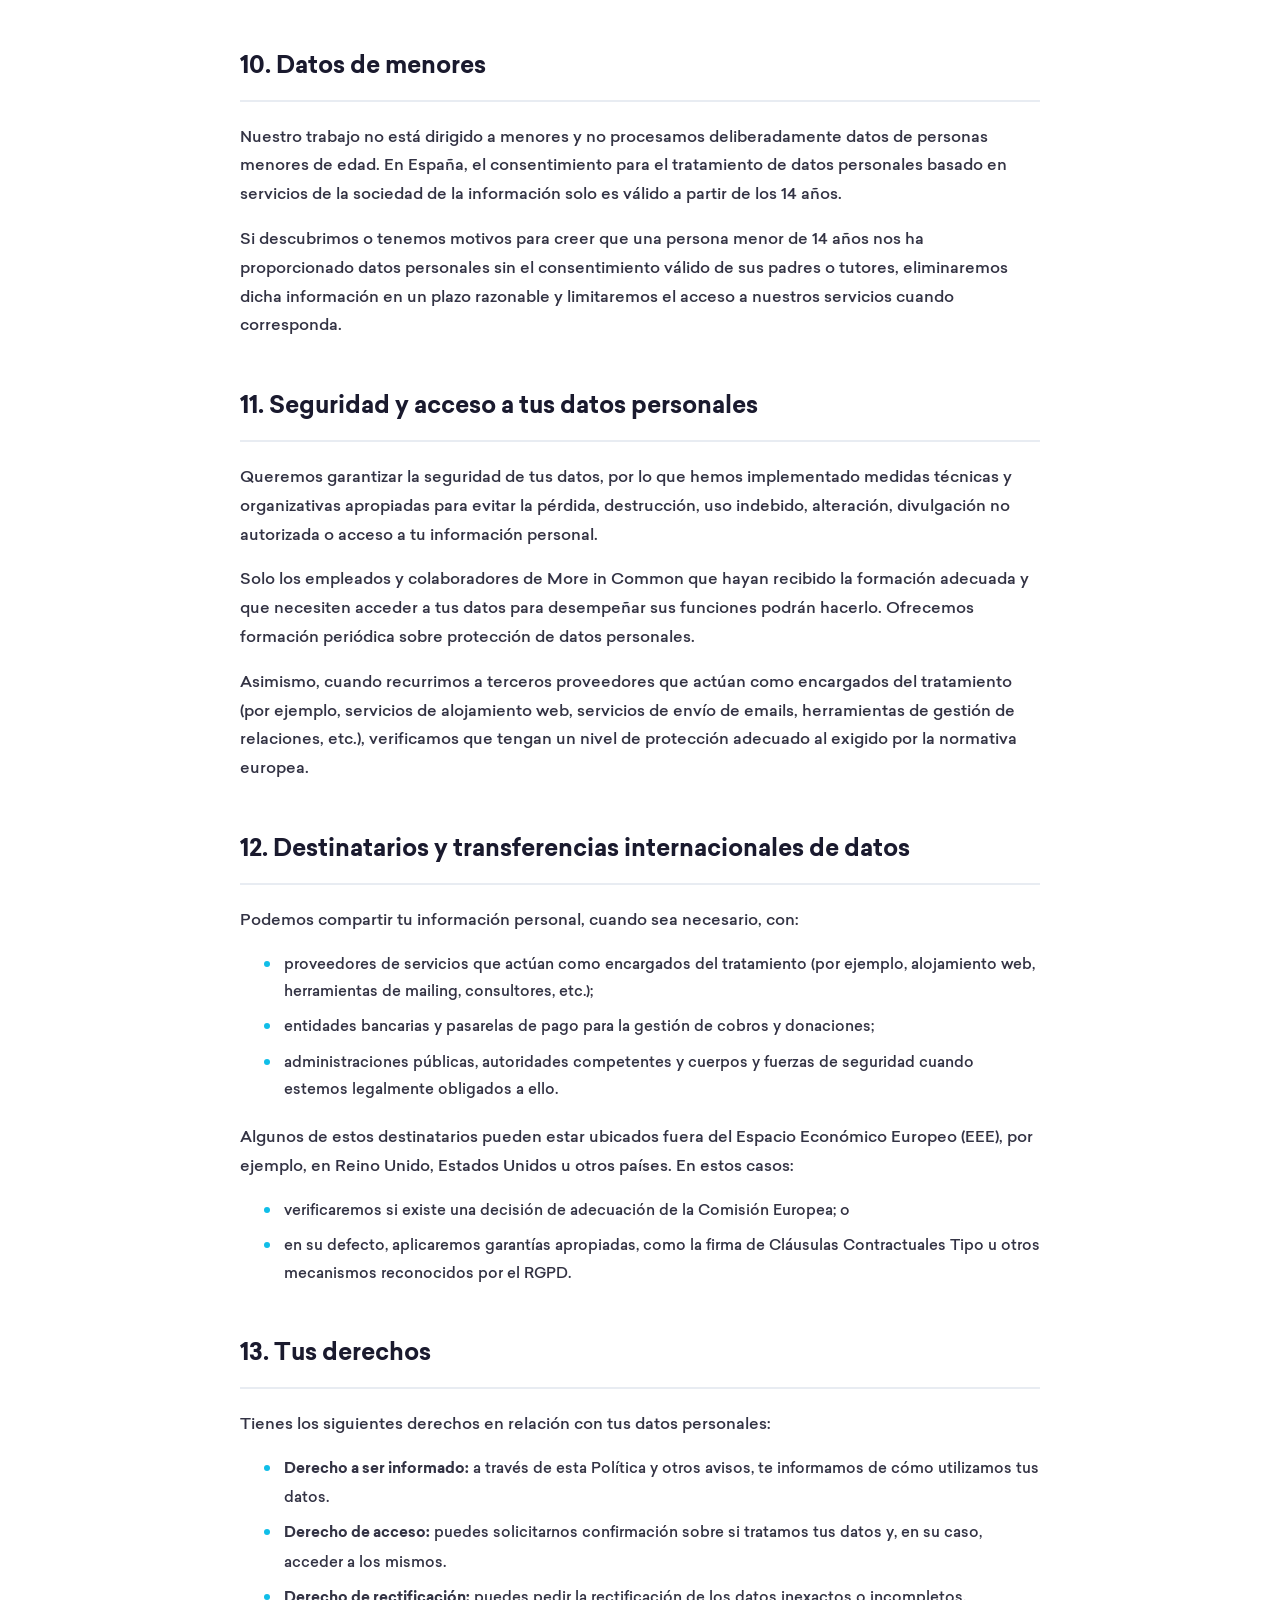
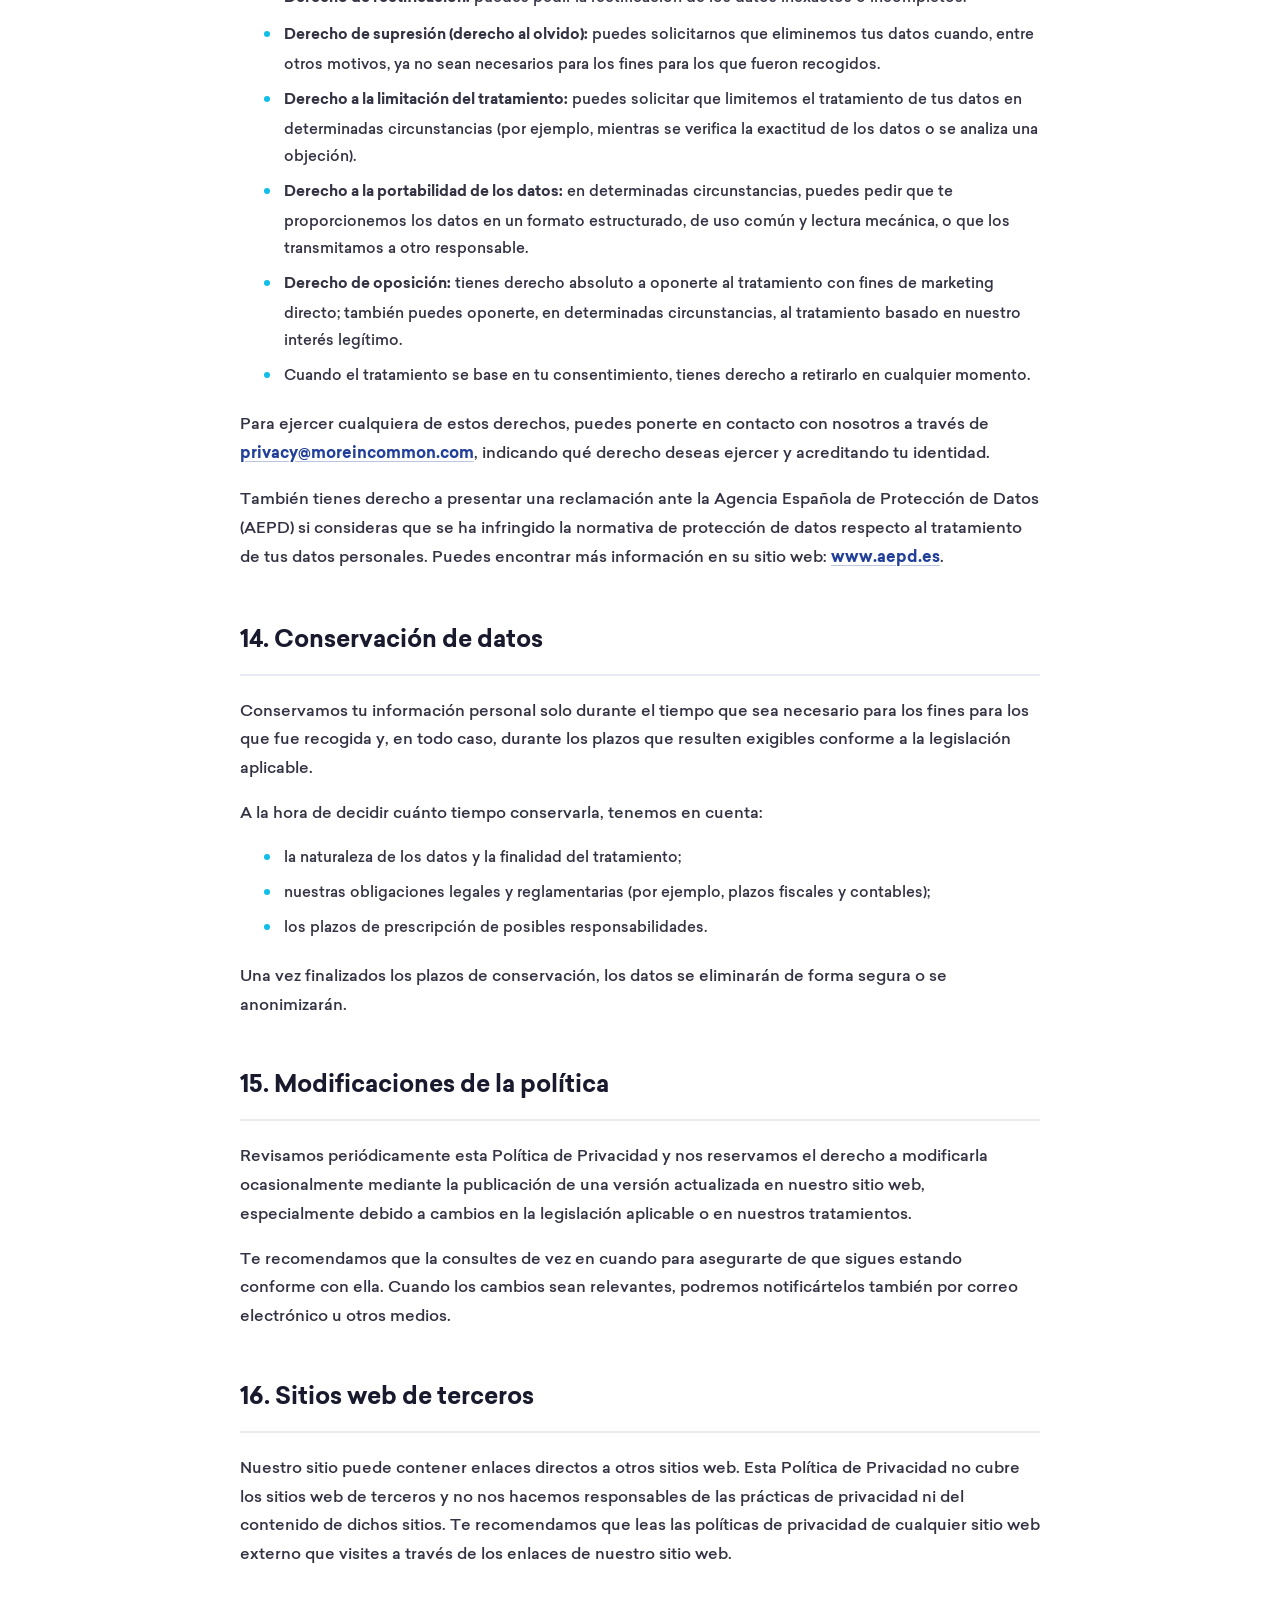
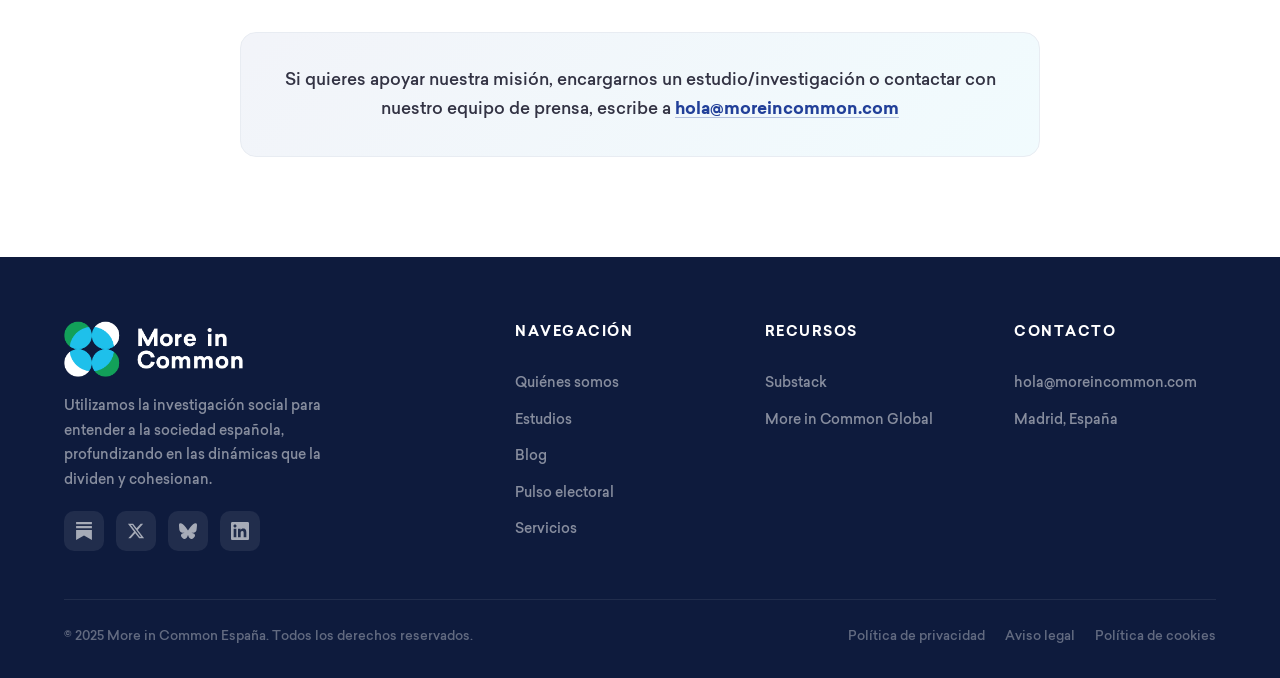
<file: privacidad.html>
<!DOCTYPE html>
<html lang="es">
<head>
  <meta charset="UTF-8">
  <meta name="viewport" content="width=device-width, initial-scale=1.0">
  <meta name="description" content="Política de Privacidad - More in Common España">
  <meta property="og:title" content="Política de Privacidad - More in Common España">
  <meta property="og:description" content="Política de Privacidad - More in Common España.">
  <meta property="og:image" content="https://moreincommon.es/images/og-image.png">
  <meta property="og:image:width" content="1200">
  <meta property="og:image:height" content="630">
  <meta property="og:url" content="https://moreincommon.es/privacidad.html">
  <meta property="og:type" content="website">
  <meta property="og:locale" content="es_ES">
  <meta property="og:site_name" content="More in Common España">
  <meta name="twitter:card" content="summary_large_image">
  <meta name="twitter:title" content="Política de Privacidad - More in Common España">
  <meta name="twitter:description" content="Política de Privacidad - More in Common España.">
  <meta name="twitter:image" content="https://moreincommon.es/images/og-image.png">
  <title>Política de Privacidad - More in Common España</title>
  <link rel="canonical" href="https://moreincommon.es/privacidad.html">
  <link rel="icon" type="image/svg+xml" href="images/favicon.svg">
  <link rel="icon" type="image/png" href="images/favicon.png">
  <link rel="apple-touch-icon" href="images/favicon.png">
  <link rel="stylesheet" href="css/styles.css">
  <link rel="stylesheet" href="css/privacidad.css">
  <link rel="stylesheet" href="css/cookie.css">
  <!-- Google Analytics (GA4) with Consent Mode -->
  <script src="js/analytics.js"></script>
</head>
<body>

  <!-- ============ NAVIGATION ============ -->
  <nav class="navbar" id="navbar">
    <div class="nav-container">
      <a href="index.html" class="nav-logo">
        <img src="images/MiC_logo.png" alt="More in Common España">
      </a>
      <ul class="nav-links" id="navLinks">
        <li><a href="quienes-somos.html">Quiénes somos</a></li>
        <li><a href="estudios.html">Estudios</a></li>
        <li><a href="blog.html">Blog</a></li>
        <li><a href="pulso-electoral.html">Pulso electoral</a></li>
        <li><a href="servicios.html">Servicios</a></li>
        <li><a href="mailto:hola@moreincommon.com" class="nav-cta">Contacto</a></li>
      </ul>
      <div class="hamburger" id="hamburger" aria-label="Abrir menú" role="button" tabindex="0">
        <span></span>
        <span></span>
        <span></span>
      </div>
    </div>
  </nav>

  <!-- ============ PRIVACY HERO ============ -->
  <section class="privacy-hero">
    <div class="container">
      <h1>Política de Privacidad</h1>
    </div>
  </section>

  <!-- ============ PRIVACY CONTENT ============ -->
  <section class="privacy-content">
    <div class="container">
      <div class="privacy-body">

        <div class="privacy-section">
          <h2>1. Sobre nuestra política de privacidad</h2>
          <p>En More in Common nos tomamos muy en serio la protección de tus datos personales. La presente Política de Privacidad explica cómo utilizamos cualquier información personal que nos proporciones o que pueda recopilarse de terceros, y establece tus derechos con respecto al tratamiento que hacemos de tu información personal.</p>
          <p>En concreto, esta política explica:</p>
          <ul>
            <li>los tipos de información personal que recopilamos;</li>
            <li>los medios por los que obtenemos dicha información personal;</li>
            <li>las formas en que utilizamos la información personal;</li>
            <li>la base jurídica sobre la que utilizamos la información personal;</li>
            <li>el tiempo que conservamos la información personal;</li>
            <li>con quién compartimos la información personal;</li>
            <li>cómo protegemos tu información personal;</li>
          </ul>
          <p>Podemos recopilar tus datos personales en tu calidad de socio, donante, solicitante, proveedor, participante en un proyecto de investigación o sesión de formación, suscriptor de nuestras listas de marketing, o como visitante de nuestros sitios web, incluyendo www.moreincommon.es.</p>
          <p>La presente Política de Privacidad tiene por objeto ayudarte a tomar decisiones informadas sobre tus datos personales. Te pedimos que te tomes un momento para leerla y comprenderla.</p>
        </div>

        <div class="privacy-section">
          <h2>2. Acerca de nosotros (Responsable del tratamiento)</h2>
          <p>A efectos de la normativa de protección de datos, el responsable del tratamiento de tus datos personales en España es:</p>
          <div class="privacy-info-box">
            <p><strong>More in Common España</strong></p>
            <p>CIF: G22936470</p>
            <p>Forma jurídica: Asociación sin ánimo de lucro constituida al amparo de la Ley Orgánica 1/2002, de 22 de marzo, reguladora del Derecho de Asociación</p>
            <p>Número de registro: 630789</p>
            <p>Domicilio social: Calle Cid 17, 4A – 28220 (Comunidad de Madrid, España)</p>
            <p>Correo electrónico de contacto general: <a href="mailto:hola@moreincommon.com">hola@moreincommon.com</a></p>
            <p>Correo electrónico para privacidad: <a href="mailto:privacy@moreincommon.com">privacy@moreincommon.com</a></p>
          </div>
        </div>

        <div class="privacy-section">
          <h2>3. Cómo ponerse en contacto con nosotros</h2>
          <p>Si tienes alguna pregunta sobre esta política o deseas ejercer tus derechos de privacidad, puedes ponerte en contacto con nosotros por correo electrónico en: <a href="mailto:privacy@moreincommon.com">privacy@moreincommon.com</a>.</p>
        </div>

        <div class="privacy-section">
          <h2>4. Cómo recopilamos tu información personal</h2>
          <p>Podemos recopilar tu información personal de las siguientes maneras:</p>

          <h3>(1) Cuando nos la proporcionas DIRECTAMENTE</h3>
          <p>Puedes proporcionarnos tus datos personales directamente de diversas formas, por ejemplo:</p>
          <ul>
            <li>cuando interactúas con nosotros en redes sociales;</li>
            <li>cuando solicitas un empleo en nuestra organización;</li>
            <li>cuando te pones en contacto con nosotros por correo electrónico, teléfono o formulario web;</li>
            <li>cuando te inscribes o participas en formaciones, eventos o proyectos de investigación;</li>
            <li>cuando te suscribes a nuestro boletín informativo en línea o newsletter.</li>
          </ul>

          <h3>(2) Cuando recibimos tu información INDIRECTAMENTE</h3>
          <ul>
            <li>Tu información puede sernos facilitada cuando nos sigues o interactúas con nosotros en o a través de X (Twitter), cuando le das a "Me gusta" y/o te unes a nuestro LinkedIn, o cuando interactúas con nosotros en otras plataformas de redes sociales.</li>
          </ul>

          <h3>(3) Cuando das permiso a OTRAS ORGANIZACIONES para que la compartan con nosotros o cuando está DISPONIBLE PÚBLICAMENTE</h3>
          <ul>
            <li>Podemos combinar la información que nos proporcionas con información disponible en fuentes externas de acceso público (por ejemplo, registros públicos, páginas web corporativas o perfiles profesionales en redes sociales). Utilizamos esta información para comprender mejor a la sociedad, mejorar nuestras comunicaciones y segmentar mejor nuestras acciones.</li>
          </ul>

          <h3>(4) Cuando visitas nuestro SITIO WEB</h3>
          <ul>
            <li>Utilizamos cookies y tecnologías similares cuando visitas nuestro sitio web, que pueden registrar información personal o de uso.</li>
          </ul>
        </div>

        <div class="privacy-section">
          <h2>5. La información que procesamos</h2>
          <p>Podemos procesar los siguientes tipos de datos personales:</p>
          <ul>
            <li>tu nombre y datos de contacto, incluyendo dirección postal, número de teléfono, dirección de correo electrónico e identidades en redes sociales;</li>
            <li>información financiera, como información relacionada con pagos o donaciones (por ejemplo, datos bancarios o de tarjetas de débito/crédito, que se tratan generalmente a través de proveedores de pago seguros);</li>
            <li>información personal que recibimos en el curso de la prestación de servicios, incluyendo los detalles de por qué has decidido ponerte en contacto con nosotros, los detalles de las formaciones a las que has asistido y los temas o áreas que te interesan;</li>
            <li>información relativa a tu relación con nosotros (por ejemplo, si eres socio, donante, proveedor, participante en investigación, etc.);</li>
            <li>datos de navegación y uso del sitio web (dirección IP, identificadores de dispositivos, tipo de navegador, páginas visitadas, horarios de acceso, etc.), a través de cookies y tecnologías similares, de acuerdo con nuestra <a href="cookies.html">Política de Cookies</a>;</li>
            <li>cualquier otra información que decidas proporcionarnos voluntariamente.</li>
          </ul>
          <p>En ocasiones, y únicamente cuando sea estrictamente necesario, también podremos tratar categorías especiales de datos (por ejemplo, datos sobre opiniones políticas o creencias), en el marco de proyectos de investigación y siempre con las garantías y bases jurídicas que exige el RGPD y la LOPDGDD, normalmente mediante anonimización, seudonimización o consentimiento explícito.</p>
        </div>

        <div class="privacy-section">
          <h2>6. Cómo y por qué utilizamos tus datos personales</h2>
          <p>Podemos utilizar tu información personal para:</p>
          <ul>
            <li>Gestionar y administrar nuestra relación contigo, incluyendo el suministro de los servicios e información que hayas solicitado.</li>
            <li>Comercializar y difundir nuestros servicios y actividades, incluyendo el envío de información sobre nuestro trabajo, cursos de formación, investigaciones, eventos, organización y otros productos o servicios que ofrecemos.</li>
            <li>Administrar y mejorar nuestro sitio web, incluyendo la supervisión de su uso, análisis de rendimiento y experiencia de usuario.</li>
            <li>Gestionar los pagos, donaciones, facturación y contabilidad.</li>
            <li>Gestionar tus solicitudes de empleo, procesos de selección y, en su caso, la relación laboral o de colaboración.</li>
            <li>Realizar investigaciones y análisis de datos sobre el impacto de nuestras formaciones y proyectos, preferentemente con datos agregados o seudonimizados.</li>
            <li>Atender las consultas, sugerencias y quejas realizadas en relación con el sitio web o con nosotros en general.</li>
            <li>Auditar y/o administrar nuestras cuentas, controles internos y cumplimiento normativo.</li>
            <li>Gestionar tus preferencias, incluyendo la administración de listas de supresión para asegurar que respetamos tus preferencias de comunicación.</li>
            <li>Administrar los requisitos de seguridad, incluida la seguridad de los datos y de los sistemas.</li>
            <li>Llevar a cabo la gestión y el control financieros y administrativos.</li>
            <li>Cumplir con cualquiera de nuestras obligaciones legales, reglamentarias y de gestión de riesgos.</li>
          </ul>
        </div>

        <div class="privacy-section">
          <h2>7. Marketing</h2>
          <p>Nos pondremos en contacto contigo por correo electrónico u otros medios electrónicos equivalentes con comunicaciones de marketing específicas para:</p>
          <ul>
            <li>informarte sobre nuestro trabajo y actividades;</li>
            <li>informarte sobre formaciones, proyectos, investigaciones y eventos;</li>
            <li>solicitar donaciones u otro tipo de apoyo.</li>
          </ul>
          <p>Solo te enviaremos comunicaciones cuando tengamos una base jurídica válida para ello, normalmente tu consentimiento o nuestro interés legítimo debidamente ponderado (por ejemplo, cuando ya exista una relación previa y la comunicación esté relacionada con servicios similares).</p>
          <p>Puedes darte de baja en cualquier momento siguiendo las instrucciones incluidas en cada comunicación o escribiendo a <a href="mailto:privacy@moreincommon.com">privacy@moreincommon.com</a>.</p>
        </div>

        <div class="privacy-section">
          <h2>8. Uso de nuestro sitio web y cookies</h2>
          <p>Utilizamos cookies en nuestro sitio web, que pueden recopilar tu información personal o de navegación. Para obtener más información sobre cómo utilizamos las cookies, los tipos de cookies empleados y cómo configurarlas o desactivarlas, consulta nuestra <a href="cookies.html">Política de Cookies</a>.</p>
        </div>

        <div class="privacy-section">
          <h2>9. Base legal para el tratamiento de tu información personal</h2>
          <p>De conformidad con el Reglamento (UE) 2016/679 (RGPD) y la Ley Orgánica 3/2018 (LOPDGDD), estamos obligados a tener uno o más fundamentos legales para tratar tu información personal. Utilizamos tu información personal sobre las siguientes bases:</p>
          <ul>
            <li>Consentimiento del interesado.</li>
            <li>Ejecución de un contrato o aplicación de medidas precontractuales.</li>
            <li>Cumplimiento de obligaciones legales.</li>
            <li>Intereses legítimos del responsable o de terceros, siempre que no prevalezcan tus derechos y libertades fundamentales.</li>
          </ul>

          <h3>(1) Consentimiento</h3>
          <p>Te pediremos tu consentimiento, por ejemplo, para:</p>
          <ul>
            <li>enviarte boletines informativos y comunicaciones electrónicas sobre nuestro trabajo;</li>
            <li>participar en determinados proyectos de investigación cuando se requiera consentimiento explícito;</li>
            <li>utilizar ciertas cookies no técnicas o no estrictamente necesarias.</li>
          </ul>

          <h3>(2) Relaciones contractuales</h3>
          <p>En ocasiones será necesario procesar información personal para poder establecer o ejecutar relaciones contractuales contigo, por ejemplo:</p>
          <ul>
            <li>si solicitas un empleo o colaboras como voluntario;</li>
            <li>si firmamos un contrato contigo como proveedor o consultor;</li>
            <li>si te inscribes en un curso o formación de pago.</li>
          </ul>

          <h3>(3) Obligaciones legales</h3>
          <p>En ocasiones estaremos obligados a tratar tu información personal para cumplir con obligaciones legales que nos son de aplicación, por ejemplo:</p>
          <ul>
            <li>obligaciones fiscales y contables;</li>
            <li>obligaciones en materia laboral o de seguridad social;</li>
            <li>cumplimiento de requerimientos de autoridades administrativas o judiciales.</li>
          </ul>

          <h3>(4) Intereses legítimos</h3>
          <p>La legislación aplicable permite la recopilación y el uso de información personal si es razonablemente necesario para nuestras actividades legítimas (siempre que su uso sea justo, equilibrado y no afecte indebidamente a tus derechos). Nos basaremos en este fundamento, por ejemplo, para:</p>
          <ul>
            <li>tratar los datos de solicitantes y asistentes a eventos de formación;</li>
            <li>gestionar nuestras actividades de recaudación de fondos y relaciones con donantes;</li>
            <li>promover nuestro trabajo ante organizaciones pertinentes utilizando información de acceso público;</li>
            <li>mejorar nuestros servicios y comunicaciones.</li>
          </ul>
          <p>Cuando nos hayamos basado en tu consentimiento, tienes derecho a retirarlo en cualquier momento, y dicha retirada no afectará a la licitud del tratamiento basado en el consentimiento previo. Cuando nos hayamos basado en intereses legítimos, tienes derecho a oponerte a nuestro tratamiento por este motivo. Para ejercer estos derechos, puedes ponerte en contacto con nosotros tal y como se indica al comienzo de esta política.</p>
        </div>

        <div class="privacy-section">
          <h2>10. Datos de menores</h2>
          <p>Nuestro trabajo no está dirigido a menores y no procesamos deliberadamente datos de personas menores de edad. En España, el consentimiento para el tratamiento de datos personales basado en servicios de la sociedad de la información solo es válido a partir de los 14 años.</p>
          <p>Si descubrimos o tenemos motivos para creer que una persona menor de 14 años nos ha proporcionado datos personales sin el consentimiento válido de sus padres o tutores, eliminaremos dicha información en un plazo razonable y limitaremos el acceso a nuestros servicios cuando corresponda.</p>
        </div>

        <div class="privacy-section">
          <h2>11. Seguridad y acceso a tus datos personales</h2>
          <p>Queremos garantizar la seguridad de tus datos, por lo que hemos implementado medidas técnicas y organizativas apropiadas para evitar la pérdida, destrucción, uso indebido, alteración, divulgación no autorizada o acceso a tu información personal.</p>
          <p>Solo los empleados y colaboradores de More in Common que hayan recibido la formación adecuada y que necesiten acceder a tus datos para desempeñar sus funciones podrán hacerlo. Ofrecemos formación periódica sobre protección de datos personales.</p>
          <p>Asimismo, cuando recurrimos a terceros proveedores que actúan como encargados del tratamiento (por ejemplo, servicios de alojamiento web, servicios de envío de emails, herramientas de gestión de relaciones, etc.), verificamos que tengan un nivel de protección adecuado al exigido por la normativa europea.</p>
        </div>

        <div class="privacy-section">
          <h2>12. Destinatarios y transferencias internacionales de datos</h2>
          <p>Podemos compartir tu información personal, cuando sea necesario, con:</p>
          <ul>
            <li>proveedores de servicios que actúan como encargados del tratamiento (por ejemplo, alojamiento web, herramientas de mailing, consultores, etc.);</li>
            <li>entidades bancarias y pasarelas de pago para la gestión de cobros y donaciones;</li>
            <li>administraciones públicas, autoridades competentes y cuerpos y fuerzas de seguridad cuando estemos legalmente obligados a ello.</li>
          </ul>
          <p>Algunos de estos destinatarios pueden estar ubicados fuera del Espacio Económico Europeo (EEE), por ejemplo, en Reino Unido, Estados Unidos u otros países. En estos casos:</p>
          <ul>
            <li>verificaremos si existe una decisión de adecuación de la Comisión Europea; o</li>
            <li>en su defecto, aplicaremos garantías apropiadas, como la firma de Cláusulas Contractuales Tipo u otros mecanismos reconocidos por el RGPD.</li>
          </ul>
        </div>

        <div class="privacy-section">
          <h2>13. Tus derechos</h2>
          <p>Tienes los siguientes derechos en relación con tus datos personales:</p>
          <ul>
            <li><strong>Derecho a ser informado:</strong> a través de esta Política y otros avisos, te informamos de cómo utilizamos tus datos.</li>
            <li><strong>Derecho de acceso:</strong> puedes solicitarnos confirmación sobre si tratamos tus datos y, en su caso, acceder a los mismos.</li>
            <li><strong>Derecho de rectificación:</strong> puedes pedir la rectificación de los datos inexactos o incompletos.</li>
            <li><strong>Derecho de supresión (derecho al olvido):</strong> puedes solicitarnos que eliminemos tus datos cuando, entre otros motivos, ya no sean necesarios para los fines para los que fueron recogidos.</li>
            <li><strong>Derecho a la limitación del tratamiento:</strong> puedes solicitar que limitemos el tratamiento de tus datos en determinadas circunstancias (por ejemplo, mientras se verifica la exactitud de los datos o se analiza una objeción).</li>
            <li><strong>Derecho a la portabilidad de los datos:</strong> en determinadas circunstancias, puedes pedir que te proporcionemos los datos en un formato estructurado, de uso común y lectura mecánica, o que los transmitamos a otro responsable.</li>
            <li><strong>Derecho de oposición:</strong> tienes derecho absoluto a oponerte al tratamiento con fines de marketing directo; también puedes oponerte, en determinadas circunstancias, al tratamiento basado en nuestro interés legítimo.</li>
            <li>Cuando el tratamiento se base en tu consentimiento, tienes derecho a retirarlo en cualquier momento.</li>
          </ul>
          <p>Para ejercer cualquiera de estos derechos, puedes ponerte en contacto con nosotros a través de <a href="mailto:privacy@moreincommon.com">privacy@moreincommon.com</a>, indicando qué derecho deseas ejercer y acreditando tu identidad.</p>
          <p>También tienes derecho a presentar una reclamación ante la Agencia Española de Protección de Datos (AEPD) si consideras que se ha infringido la normativa de protección de datos respecto al tratamiento de tus datos personales. Puedes encontrar más información en su sitio web: <a href="https://www.aepd.es" target="_blank">www.aepd.es</a>.</p>
        </div>

        <div class="privacy-section">
          <h2>14. Conservación de datos</h2>
          <p>Conservamos tu información personal solo durante el tiempo que sea necesario para los fines para los que fue recogida y, en todo caso, durante los plazos que resulten exigibles conforme a la legislación aplicable.</p>
          <p>A la hora de decidir cuánto tiempo conservarla, tenemos en cuenta:</p>
          <ul>
            <li>la naturaleza de los datos y la finalidad del tratamiento;</li>
            <li>nuestras obligaciones legales y reglamentarias (por ejemplo, plazos fiscales y contables);</li>
            <li>los plazos de prescripción de posibles responsabilidades.</li>
          </ul>
          <p>Una vez finalizados los plazos de conservación, los datos se eliminarán de forma segura o se anonimizarán.</p>
        </div>

        <div class="privacy-section">
          <h2>15. Modificaciones de la política</h2>
          <p>Revisamos periódicamente esta Política de Privacidad y nos reservamos el derecho a modificarla ocasionalmente mediante la publicación de una versión actualizada en nuestro sitio web, especialmente debido a cambios en la legislación aplicable o en nuestros tratamientos.</p>
          <p>Te recomendamos que la consultes de vez en cuando para asegurarte de que sigues estando conforme con ella. Cuando los cambios sean relevantes, podremos notificártelos también por correo electrónico u otros medios.</p>
        </div>

        <div class="privacy-section">
          <h2>16. Sitios web de terceros</h2>
          <p>Nuestro sitio puede contener enlaces directos a otros sitios web. Esta Política de Privacidad no cubre los sitios web de terceros y no nos hacemos responsables de las prácticas de privacidad ni del contenido de dichos sitios. Te recomendamos que leas las políticas de privacidad de cualquier sitio web externo que visites a través de los enlaces de nuestro sitio web.</p>
        </div>

        <div class="privacy-contact-box">
          <p>Si quieres apoyar nuestra misión, encargarnos un estudio/investigación o contactar con nuestro equipo de prensa, escribe a <a href="mailto:hola@moreincommon.com">hola@moreincommon.com</a></p>
        </div>

      </div>
    </div>
  </section>

  <!-- ============ FOOTER ============ -->
  <footer class="footer">
    <div class="container">
      <div class="footer-grid">
        <div class="footer-brand">
          <img src="images/mic_logo_white.png" alt="More in Common">
          <p>Utilizamos la investigación social para entender a la sociedad española, profundizando en las dinámicas que la dividen y cohesionan.</p>
          <div class="footer-social">
            <a href="https://moreincommones.substack.com" target="_blank" aria-label="Substack">
              <svg width="18" height="18" viewBox="0 0 24 24" fill="currentColor"><path d="M22.539 8.242H1.46V5.406h21.08v2.836zM1.46 10.812V24L12 18.11 22.54 24V10.812H1.46zM22.54 0H1.46v2.836h21.08V0z"/></svg>
            </a>
            <a href="https://x.com/moreincommones" target="_blank" aria-label="X / Twitter">
              <svg width="18" height="18" fill="currentColor" viewBox="0 0 24 24"><path d="M18.244 2.25h3.308l-7.227 8.26 8.502 11.24H16.17l-5.214-6.817L4.99 21.75H1.68l7.73-8.835L1.254 2.25H8.08l4.713 6.231zm-1.161 17.52h1.833L7.084 4.126H5.117z"/></svg>
            </a>
            <a href="https://bsky.app/profile/moreincommones.bsky.social" target="_blank" aria-label="Bluesky">
              <svg width="18" height="18" fill="currentColor" viewBox="0 0 16 16"><path d="M3.468 1.948C5.303 3.325 7.276 6.118 8 7.616c.725-1.498 2.698-4.29 4.532-5.668C13.855.955 16 .186 16 2.632c0 .489-.28 4.105-.444 4.692-.572 2.04-2.653 2.561-4.504 2.246 3.236.551 4.06 2.375 2.281 4.2-3.376 3.464-4.852-.87-5.23-1.98-.07-.204-.103-.3-.103-.218 0-.081-.033.014-.102.218-.379 1.1-1.855 5.444-5.231 1.98-1.778-1.825-.955-3.65 2.28-4.2-1.85.315-3.932-.205-4.503-2.246C.28 6.737 0 3.12 0 2.632 0 .186 2.145.955 3.468 1.948"/></svg>
            </a>
            <a href="https://www.linkedin.com/company/more-in-common-españa/" target="_blank" aria-label="LinkedIn">
              <svg width="18" height="18" fill="currentColor" viewBox="0 0 24 24"><path d="M20.447 20.452h-3.554v-5.569c0-1.328-.027-3.037-1.852-3.037-1.853 0-2.136 1.445-2.136 2.939v5.667H9.351V9h3.414v1.561h.046c.477-.9 1.637-1.85 3.37-1.85 3.601 0 4.267 2.37 4.267 5.455v6.286zM5.337 7.433c-1.144 0-2.063-.926-2.063-2.065 0-1.138.92-2.063 2.063-2.063 1.14 0 2.064.925 2.064 2.063 0 1.139-.925 2.065-2.064 2.065zm1.782 13.019H3.555V9h3.564v11.452zM22.225 0H1.771C.792 0 0 .774 0 1.729v20.542C0 23.227.792 24 1.771 24h20.451C23.2 24 24 23.227 24 22.271V1.729C24 .774 23.2 0 22.222 0h.003z"/></svg>
            </a>
          </div>
        </div>
        <div class="footer-col">
          <h4>Navegación</h4>
          <a href="quienes-somos.html">Quiénes somos</a>
          <a href="estudios.html">Estudios</a>
          <a href="blog.html">Blog</a>
          <a href="pulso-electoral.html">Pulso electoral</a>
          <a href="servicios.html">Servicios</a>
        </div>
        <div class="footer-col">
          <h4>Recursos</h4>
          <a href="https://moreincommones.substack.com" target="_blank">Substack</a>
          <a href="https://www.moreincommon.com" target="_blank">More in Common Global</a>
        </div>
        <div class="footer-col">
          <h4>Contacto</h4>
          <a href="mailto:hola@moreincommon.com">hola@moreincommon.com</a>
          <a href="#">Madrid, España</a>
        </div>
      </div>
      <div class="footer-bottom">
        <span>&copy; 2025 More in Common España. Todos los derechos reservados.</span>
        <span style="display: flex; gap: 20px; flex-wrap: wrap; justify-content: center;"><a href="privacidad.html" style="color: rgba(255,255,255,0.35); transition: color 0.3s;">Política de privacidad</a><a href="aviso-legal.html" style="color: rgba(255,255,255,0.35); transition: color 0.3s;">Aviso legal</a><a href="cookies.html" style="color: rgba(255,255,255,0.35); transition: color 0.3s;">Política de cookies</a></span>
      </div>
    </div>
  </footer>

  <!-- ============ JAVASCRIPT ============ -->
  <script src="js/main.js"></script>
  <script src="js/cookie.js"></script>
</body>
</html>
</file>
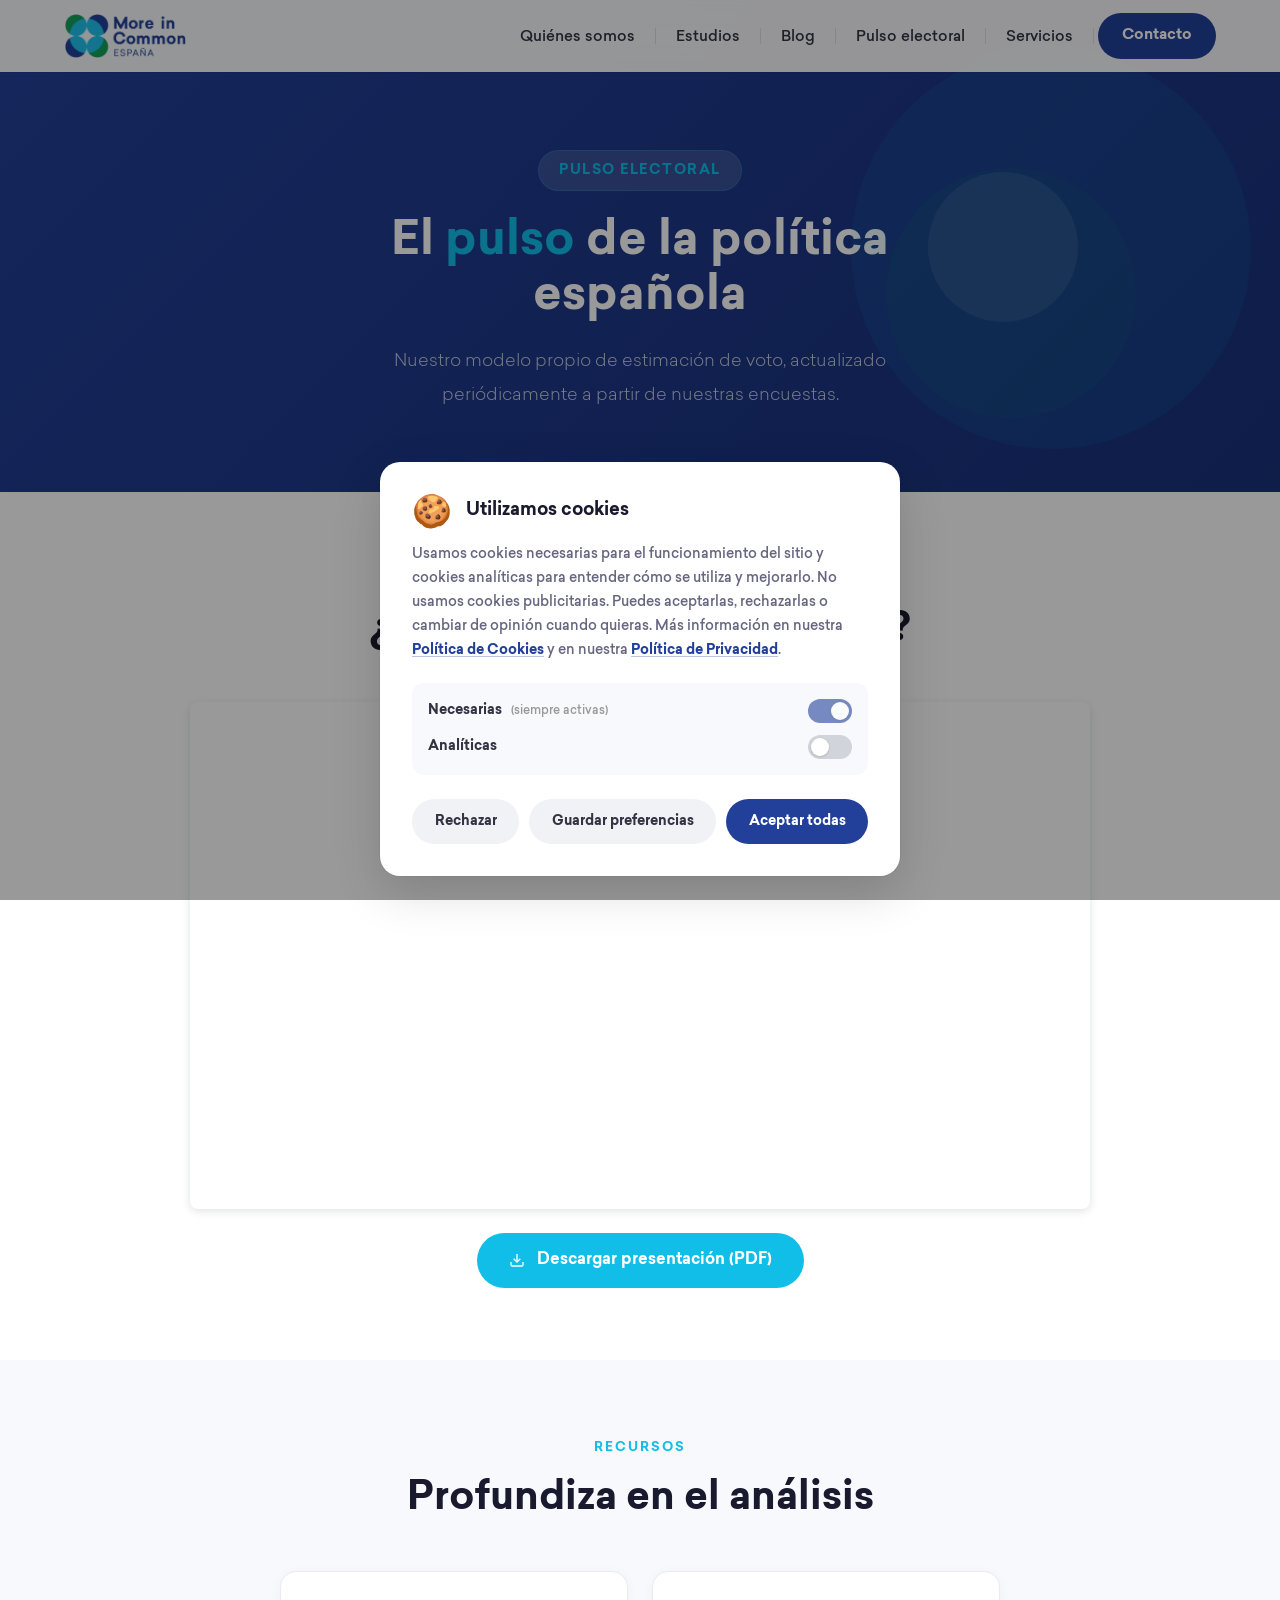
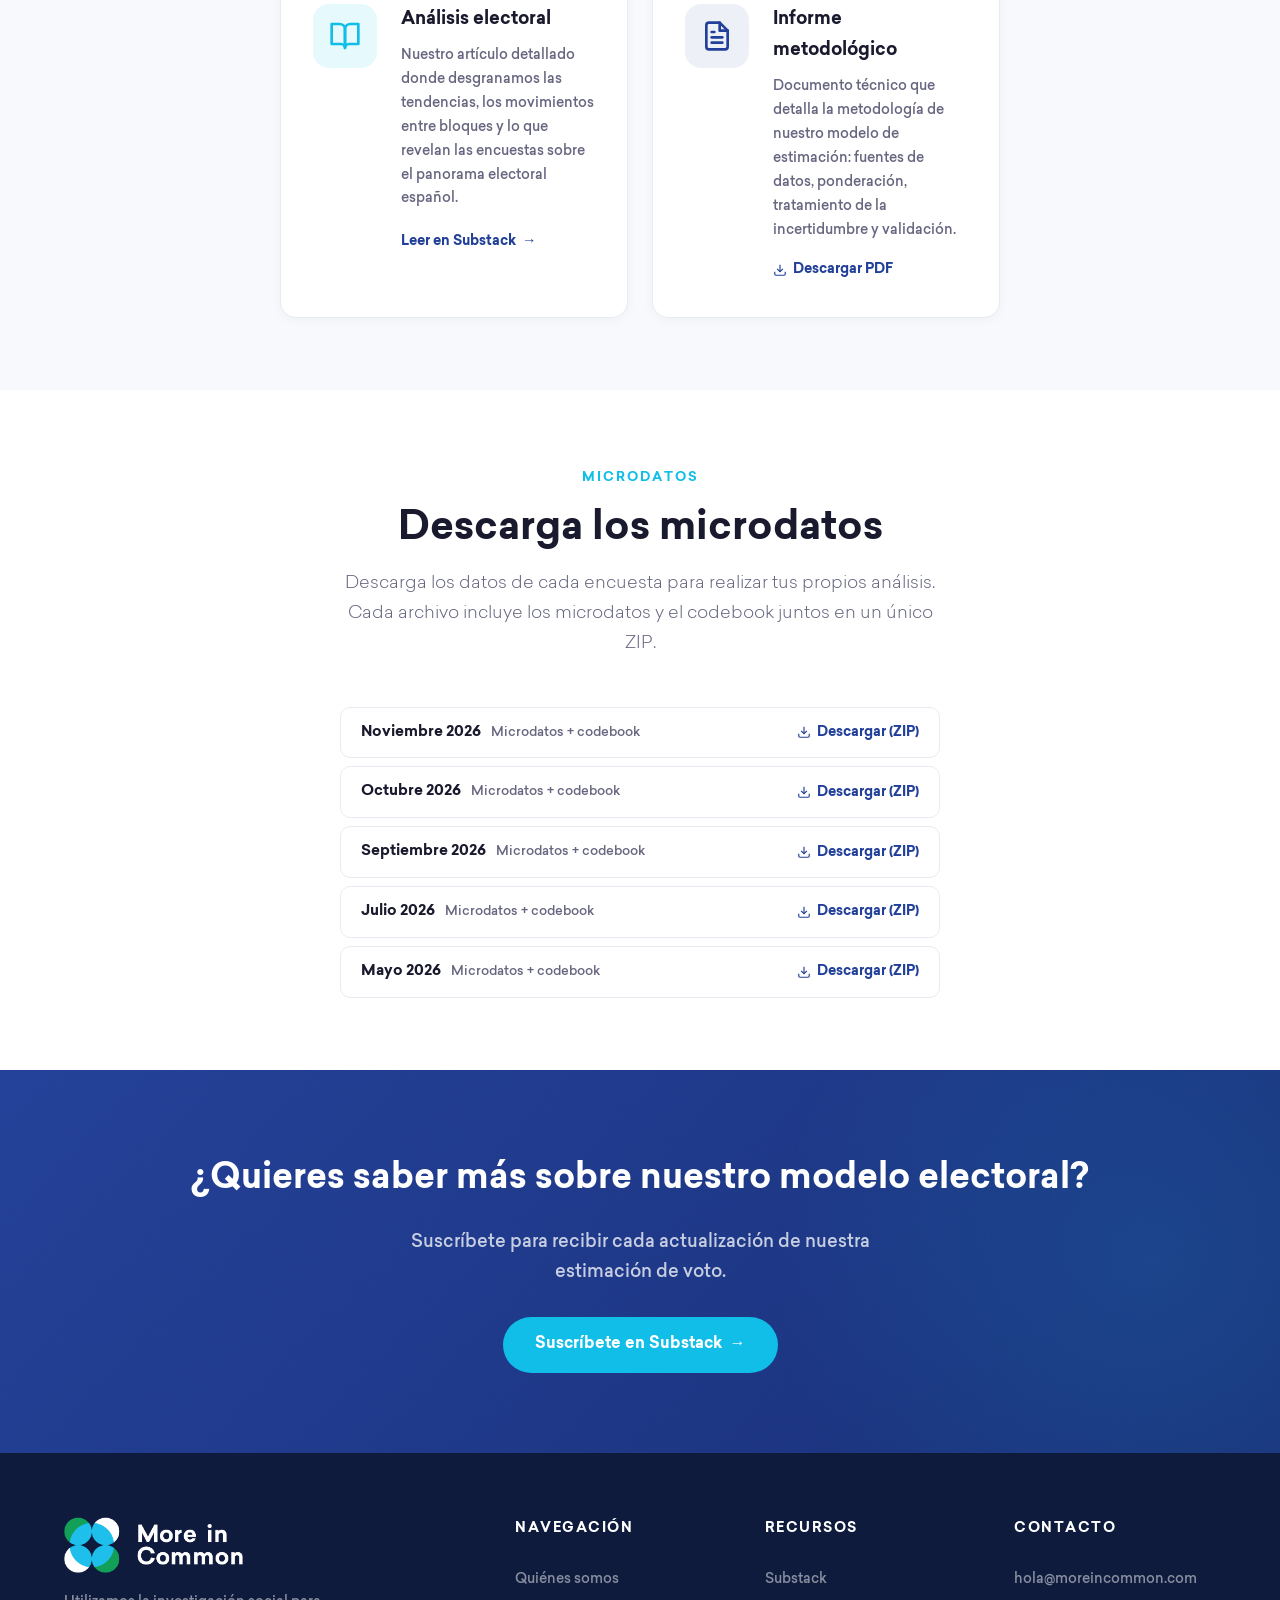
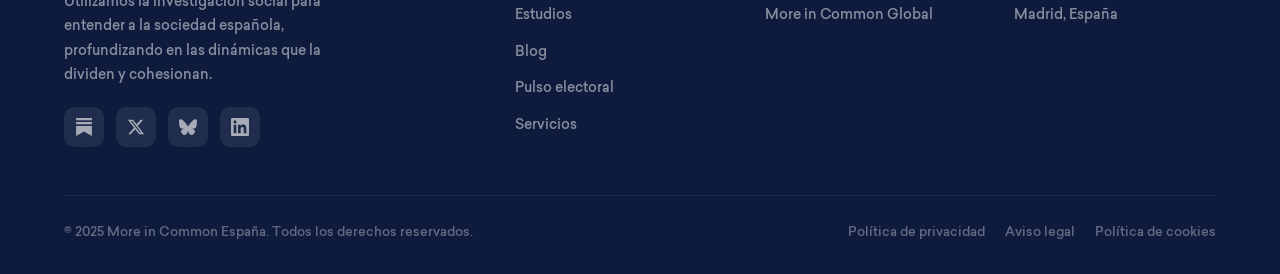
<file: pulso-electoral.html>
<!DOCTYPE html>
<html lang="es">
<head>
  <meta charset="UTF-8">
  <meta name="viewport" content="width=device-width, initial-scale=1.0">
  <meta name="description" content="Pulso electoral de More in Common España - Seguimiento de la estimación de voto y análisis electoral.">
  <meta property="og:title" content="Pulso electoral - More in Common España">
  <meta property="og:description" content="Seguimiento de la estimación de voto y análisis electoral de More in Common España.">
  <meta property="og:image" content="https://moreincommon.es/images/og-image.png">
  <meta property="og:image:width" content="1200">
  <meta property="og:image:height" content="630">
  <meta property="og:url" content="https://moreincommon.es/pulso-electoral.html">
  <meta property="og:type" content="website">
  <meta property="og:locale" content="es_ES">
  <meta property="og:site_name" content="More in Common España">
  <meta name="twitter:card" content="summary_large_image">
  <meta name="twitter:title" content="Pulso electoral - More in Common España">
  <meta name="twitter:description" content="Seguimiento de la estimación de voto y análisis electoral de More in Common España.">
  <meta name="twitter:image" content="https://moreincommon.es/images/og-image.png">
  <title>Pulso electoral - More in Common España</title>
  <link rel="canonical" href="https://moreincommon.es/pulso-electoral.html">
  <link rel="icon" type="image/svg+xml" href="images/favicon.svg">
  <link rel="icon" type="image/png" href="images/favicon.png">
  <link rel="apple-touch-icon" href="images/favicon.png">
  <link rel="stylesheet" href="css/styles.css">
  <link rel="stylesheet" href="css/pages.css">
  <link rel="stylesheet" href="css/cookie.css">
  <!-- Google Analytics (GA4) with Consent Mode -->
  <script src="js/analytics.js"></script>
</head>
<body>

  <!-- ============ NAVIGATION ============ -->
  <nav class="navbar" id="navbar">
    <div class="nav-container">
      <a href="index.html" class="nav-logo">
        <img src="images/MiC_logo.png" alt="More in Common España">
      </a>
      <ul class="nav-links" id="navLinks">
        <li><a href="quienes-somos.html">Quiénes somos</a></li>
        <li><a href="estudios.html">Estudios</a></li>
        <li><a href="blog.html">Blog</a></li>
        <li><a href="pulso-electoral.html">Pulso electoral</a></li>
        <li><a href="servicios.html">Servicios</a></li>
        <li><a href="mailto:hola@moreincommon.com" class="nav-cta">Contacto</a></li>
      </ul>
      <div class="hamburger" id="hamburger" aria-label="Abrir menú" role="button" tabindex="0">
        <span></span>
        <span></span>
        <span></span>
      </div>
    </div>
  </nav>

  <!-- ============ PAGE HERO ============ -->
  <section class="page-hero">
    <div class="container">
      <span class="hero-label">Pulso electoral</span>
      <h1>El <span class="highlight">pulso</span> de la política española</h1>
      <p>Nuestro modelo propio de estimación de voto, actualizado periódicamente a partir de nuestras encuestas.</p>
    </div>
    <div class="hero-shapes">
      <div class="shape shape-1"></div>
      <div class="shape shape-2"></div>
      <div class="shape shape-3"></div>
    </div>
  </section>

  <!-- ============ MAIN ESTIMATION ============ -->
  <section class="section" style="background: var(--color-white);">
    <div class="container">
      <div class="section-header fade-in">
        <span class="section-tag">Última actualización</span>
        <h2 class="section-title">¿Cómo votaría España hoy?</h2>
      </div>
      <div class="fade-in" style="max-width: 900px; margin: 0 auto;">
        <div class="pdf-embed"
             data-pdf-src="pdfs/pulso-electoral/pulso-electoral-noviembre-2026.pdf"
             data-pdf-title="Pulso electoral - Noviembre 2026">
          <div class="pdf-embed-fallback">
            <svg class="pdf-embed-icon" width="32" height="32" fill="none" stroke="currentColor" stroke-width="1.5" viewBox="0 0 24 24"><path d="M14 2H6a2 2 0 0 0-2 2v16a2 2 0 0 0 2 2h12a2 2 0 0 0 2-2V8z"/><polyline points="14 2 14 8 20 8"/></svg>
            <h3>Pulso electoral &mdash; Noviembre 2026</h3>
            <p>Presentación de 21 páginas con la estimación de voto y el análisis del mes.</p>
            <a href="pdfs/pulso-electoral/pulso-electoral-noviembre-2026.pdf" target="_blank" rel="noopener" class="pdf-embed-btn">Abrir la presentación</a>
          </div>
        </div>
        <div style="text-align: center; margin-top: 24px;">
          <a href="pdfs/pulso-electoral/pulso-electoral-noviembre-2026.pdf" download class="btn btn-primary">
            <svg width="16" height="16" fill="none" stroke="currentColor" stroke-width="2" viewBox="0 0 24 24" style="vertical-align: -2px; margin-right: 4px;"><path d="M21 15v4a2 2 0 0 1-2 2H5a2 2 0 0 1-2-2v-4"/><polyline points="7 10 12 15 17 10"/><line x1="12" y1="15" x2="12" y2="3"/></svg>
            Descargar presentación (PDF)
          </a>
        </div>
      </div>
    </div>
  </section>

  <!-- ============ RESOURCES ============ -->
  <section class="section" style="background: var(--color-off-white);">
    <div class="container">
      <div class="section-header fade-in">
        <span class="section-tag">Recursos</span>
        <h2 class="section-title">Profundiza en el análisis</h2>
      </div>
      <div class="electoral-resources two-cols fade-in">
        <!-- Substack article -->
        <a href="https://moreincommones.substack.com/p/diez-dias-para-el-29n-nuestro-ultimo" target="_blank" class="electoral-resource-card">
          <div class="erc-icon erc-article">
            <svg width="32" height="32" fill="none" stroke="currentColor" stroke-width="2" stroke-linecap="round" stroke-linejoin="round" viewBox="0 0 24 24"><path d="M2 3h6a4 4 0 0 1 4 4v14a3 3 0 0 0-3-3H2z"/><path d="M22 3h-6a4 4 0 0 0-4 4v14a3 3 0 0 1 3-3h7z"/></svg>
          </div>
          <div class="erc-content">
            <h3>Análisis electoral</h3>
            <p>Nuestro artículo detallado donde desgranamos las tendencias, los movimientos entre bloques y lo que revelan las encuestas sobre el panorama electoral español.</p>
            <span class="erc-link">Leer en Substack <span>→</span></span>
          </div>
        </a>
        <!-- Methodology PDF -->
        <a href="pdfs/informe-metodologico-electoral.pdf" download class="electoral-resource-card">
          <div class="erc-icon erc-methodology">
            <svg width="32" height="32" fill="none" stroke="currentColor" stroke-width="2" stroke-linecap="round" stroke-linejoin="round" viewBox="0 0 24 24"><path d="M14 2H6a2 2 0 0 0-2 2v16a2 2 0 0 0 2 2h12a2 2 0 0 0 2-2V8z"/><polyline points="14 2 14 8 20 8"/><line x1="16" y1="13" x2="8" y2="13"/><line x1="16" y1="17" x2="8" y2="17"/><polyline points="10 9 9 9 8 9"/></svg>
          </div>
          <div class="erc-content">
            <h3>Informe metodológico</h3>
            <p>Documento técnico que detalla la metodología de nuestro modelo de estimación: fuentes de datos, ponderación, tratamiento de la incertidumbre y validación.</p>
            <span class="erc-link">
              <svg width="14" height="14" fill="none" stroke="currentColor" stroke-width="2" viewBox="0 0 24 24"><path d="M21 15v4a2 2 0 0 1-2 2H5a2 2 0 0 1-2-2v-4"/><polyline points="7 10 12 15 17 10"/><line x1="12" y1="15" x2="12" y2="3"/></svg>
              Descargar PDF
            </span>
          </div>
        </a>
      </div>
    </div>
  </section>

  <!-- ============ DOWNLOAD MICRODATA ============ -->
  <section class="section" style="background: var(--color-white);">
    <div class="container">
      <div class="section-header fade-in">
        <span class="section-tag">Microdatos</span>
        <h2 class="section-title">Descarga los microdatos</h2>
        <p class="section-subtitle">Descarga los datos de cada encuesta para realizar tus propios análisis. Cada archivo incluye los microdatos y el codebook juntos en un único ZIP.</p>
      </div>
      <div class="microdata-list fade-in" style="display: flex; flex-direction: column; gap: 8px; max-width: 600px; margin: 0 auto;">

        <div style="display: flex; align-items: center; justify-content: space-between; gap: 16px; background: var(--color-white); border: 1px solid var(--color-light-gray); border-radius: 10px; padding: 12px 20px; flex-wrap: wrap;">
          <div style="display: flex; align-items: baseline; gap: 10px; flex-wrap: wrap;">
            <span style="font-size: 0.95rem; font-weight: 700; color: var(--color-dark);">Noviembre 2026</span>
            <span style="font-size: 0.8rem; color: var(--color-text-light);">Microdatos + codebook</span>
          </div>
          <a href="data/microdatos-2026-11.zip" download class="erc-link" style="white-space: nowrap; font-size: 0.85rem;">
            <svg width="14" height="14" fill="none" stroke="currentColor" stroke-width="2" viewBox="0 0 24 24"><path d="M21 15v4a2 2 0 0 1-2 2H5a2 2 0 0 1-2-2v-4"/><polyline points="7 10 12 15 17 10"/><line x1="12" y1="15" x2="12" y2="3"/></svg>
            Descargar (ZIP)
          </a>
        </div>

        <div style="display: flex; align-items: center; justify-content: space-between; gap: 16px; background: var(--color-white); border: 1px solid var(--color-light-gray); border-radius: 10px; padding: 12px 20px; flex-wrap: wrap;">
          <div style="display: flex; align-items: baseline; gap: 10px; flex-wrap: wrap;">
            <span style="font-size: 0.95rem; font-weight: 700; color: var(--color-dark);">Octubre 2026</span>
            <span style="font-size: 0.8rem; color: var(--color-text-light);">Microdatos + codebook</span>
          </div>
          <a href="data/microdatos-2026-10.zip" download class="erc-link" style="white-space: nowrap; font-size: 0.85rem;">
            <svg width="14" height="14" fill="none" stroke="currentColor" stroke-width="2" viewBox="0 0 24 24"><path d="M21 15v4a2 2 0 0 1-2 2H5a2 2 0 0 1-2-2v-4"/><polyline points="7 10 12 15 17 10"/><line x1="12" y1="15" x2="12" y2="3"/></svg>
            Descargar (ZIP)
          </a>
        </div>

        <div style="display: flex; align-items: center; justify-content: space-between; gap: 16px; background: var(--color-white); border: 1px solid var(--color-light-gray); border-radius: 10px; padding: 12px 20px; flex-wrap: wrap;">
          <div style="display: flex; align-items: baseline; gap: 10px; flex-wrap: wrap;">
            <span style="font-size: 0.95rem; font-weight: 700; color: var(--color-dark);">Septiembre 2026</span>
            <span style="font-size: 0.8rem; color: var(--color-text-light);">Microdatos + codebook</span>
          </div>
          <a href="data/microdatos-2026-09.zip" download class="erc-link" style="white-space: nowrap; font-size: 0.85rem;">
            <svg width="14" height="14" fill="none" stroke="currentColor" stroke-width="2" viewBox="0 0 24 24"><path d="M21 15v4a2 2 0 0 1-2 2H5a2 2 0 0 1-2-2v-4"/><polyline points="7 10 12 15 17 10"/><line x1="12" y1="15" x2="12" y2="3"/></svg>
            Descargar (ZIP)
          </a>
        </div>

        <div style="display: flex; align-items: center; justify-content: space-between; gap: 16px; background: var(--color-white); border: 1px solid var(--color-light-gray); border-radius: 10px; padding: 12px 20px; flex-wrap: wrap;">
          <div style="display: flex; align-items: baseline; gap: 10px; flex-wrap: wrap;">
            <span style="font-size: 0.95rem; font-weight: 700; color: var(--color-dark);">Julio 2026</span>
            <span style="font-size: 0.8rem; color: var(--color-text-light);">Microdatos + codebook</span>
          </div>
          <a href="data/microdatos-2026-07.zip" download class="erc-link" style="white-space: nowrap; font-size: 0.85rem;">
            <svg width="14" height="14" fill="none" stroke="currentColor" stroke-width="2" viewBox="0 0 24 24"><path d="M21 15v4a2 2 0 0 1-2 2H5a2 2 0 0 1-2-2v-4"/><polyline points="7 10 12 15 17 10"/><line x1="12" y1="15" x2="12" y2="3"/></svg>
            Descargar (ZIP)
          </a>
        </div>

        <div style="display: flex; align-items: center; justify-content: space-between; gap: 16px; background: var(--color-white); border: 1px solid var(--color-light-gray); border-radius: 10px; padding: 12px 20px; flex-wrap: wrap;">
          <div style="display: flex; align-items: baseline; gap: 10px; flex-wrap: wrap;">
            <span style="font-size: 0.95rem; font-weight: 700; color: var(--color-dark);">Mayo 2026</span>
            <span style="font-size: 0.8rem; color: var(--color-text-light);">Microdatos + codebook</span>
          </div>
          <a href="data/microdatos-2026-05.zip" download class="erc-link" style="white-space: nowrap; font-size: 0.85rem;">
            <svg width="14" height="14" fill="none" stroke="currentColor" stroke-width="2" viewBox="0 0 24 24"><path d="M21 15v4a2 2 0 0 1-2 2H5a2 2 0 0 1-2-2v-4"/><polyline points="7 10 12 15 17 10"/><line x1="12" y1="15" x2="12" y2="3"/></svg>
            Descargar (ZIP)
          </a>
        </div>

      </div>
    </div>
  </section>

  <!-- ============ CTA ============ -->
  <section class="cta-banner">
    <div class="container">
      <h2>¿Quieres saber más sobre nuestro modelo electoral?</h2>
      <p>Suscríbete para recibir cada actualización de nuestra estimación de voto.</p>
      <a href="https://moreincommones.substack.com" target="_blank" class="btn btn-primary">Suscríbete en Substack <span>→</span></a>
    </div>
  </section>

  <!-- ============ FOOTER ============ -->
  <footer class="footer">
    <div class="container">
      <div class="footer-grid">
        <div class="footer-brand">
          <img src="images/mic_logo_white.png" alt="More in Common">
          <p>Utilizamos la investigación social para entender a la sociedad española, profundizando en las dinámicas que la dividen y cohesionan.</p>
          <div class="footer-social">
            <a href="https://moreincommones.substack.com" target="_blank" aria-label="Substack"><svg width="18" height="18" viewBox="0 0 24 24" fill="currentColor"><path d="M22.539 8.242H1.46V5.406h21.08v2.836zM1.46 10.812V24L12 18.11 22.54 24V10.812H1.46zM22.54 0H1.46v2.836h21.08V0z"/></svg></a>
            <a href="https://x.com/moreincommones" target="_blank" aria-label="X / Twitter"><svg width="18" height="18" fill="currentColor" viewBox="0 0 24 24"><path d="M18.244 2.25h3.308l-7.227 8.26 8.502 11.24H16.17l-5.214-6.817L4.99 21.75H1.68l7.73-8.835L1.254 2.25H8.08l4.713 6.231zm-1.161 17.52h1.833L7.084 4.126H5.117z"/></svg></a>
            <a href="https://bsky.app/profile/moreincommones.bsky.social" target="_blank" aria-label="Bluesky"><svg width="18" height="18" fill="currentColor" viewBox="0 0 16 16"><path d="M3.468 1.948C5.303 3.325 7.276 6.118 8 7.616c.725-1.498 2.698-4.29 4.532-5.668C13.855.955 16 .186 16 2.632c0 .489-.28 4.105-.444 4.692-.572 2.04-2.653 2.561-4.504 2.246 3.236.551 4.06 2.375 2.281 4.2-3.376 3.464-4.852-.87-5.23-1.98-.07-.204-.103-.3-.103-.218 0-.081-.033.014-.102.218-.379 1.1-1.855 5.444-5.231 1.98-1.778-1.825-.955-3.65 2.28-4.2-1.85.315-3.932-.205-4.503-2.246C.28 6.737 0 3.12 0 2.632 0 .186 2.145.955 3.468 1.948"/></svg></a>
            <a href="https://www.linkedin.com/company/more-in-common-españa/" target="_blank" aria-label="LinkedIn"><svg width="18" height="18" fill="currentColor" viewBox="0 0 24 24"><path d="M20.447 20.452h-3.554v-5.569c0-1.328-.027-3.037-1.852-3.037-1.853 0-2.136 1.445-2.136 2.939v5.667H9.351V9h3.414v1.561h.046c.477-.9 1.637-1.85 3.37-1.85 3.601 0 4.267 2.37 4.267 5.455v6.286zM5.337 7.433c-1.144 0-2.063-.926-2.063-2.065 0-1.138.92-2.063 2.063-2.063 1.14 0 2.064.925 2.064 2.063 0 1.139-.925 2.065-2.064 2.065zm1.782 13.019H3.555V9h3.564v11.452zM22.225 0H1.771C.792 0 0 .774 0 1.729v20.542C0 23.227.792 24 1.771 24h20.451C23.2 24 24 23.227 24 22.271V1.729C24 .774 23.2 0 22.222 0h.003z"/></svg></a>
          </div>
        </div>
        <div class="footer-col"><h4>Navegación</h4><a href="quienes-somos.html">Quiénes somos</a><a href="estudios.html">Estudios</a><a href="blog.html">Blog</a><a href="pulso-electoral.html">Pulso electoral</a><a href="servicios.html">Servicios</a></div>
        <div class="footer-col"><h4>Recursos</h4><a href="https://moreincommones.substack.com" target="_blank">Substack</a><a href="https://www.moreincommon.com" target="_blank">More in Common Global</a></div>
        <div class="footer-col"><h4>Contacto</h4><a href="mailto:hola@moreincommon.com">hola@moreincommon.com</a><a href="#">Madrid, España</a></div>
      </div>
      <div class="footer-bottom">
        <span>&copy; 2025 More in Common España. Todos los derechos reservados.</span>
        <span style="display: flex; gap: 20px; flex-wrap: wrap; justify-content: center;"><a href="privacidad.html" style="color: rgba(255,255,255,0.35); transition: color 0.3s;">Política de privacidad</a><a href="aviso-legal.html" style="color: rgba(255,255,255,0.35); transition: color 0.3s;">Aviso legal</a><a href="cookies.html" style="color: rgba(255,255,255,0.35); transition: color 0.3s;">Política de cookies</a></span>
      </div>
    </div>
  </footer>

  <script src="js/pdf-embed.js"></script>
  <script src="js/main.js"></script>
  <script src="js/cookie.js"></script>
</body>
</html>
</file>
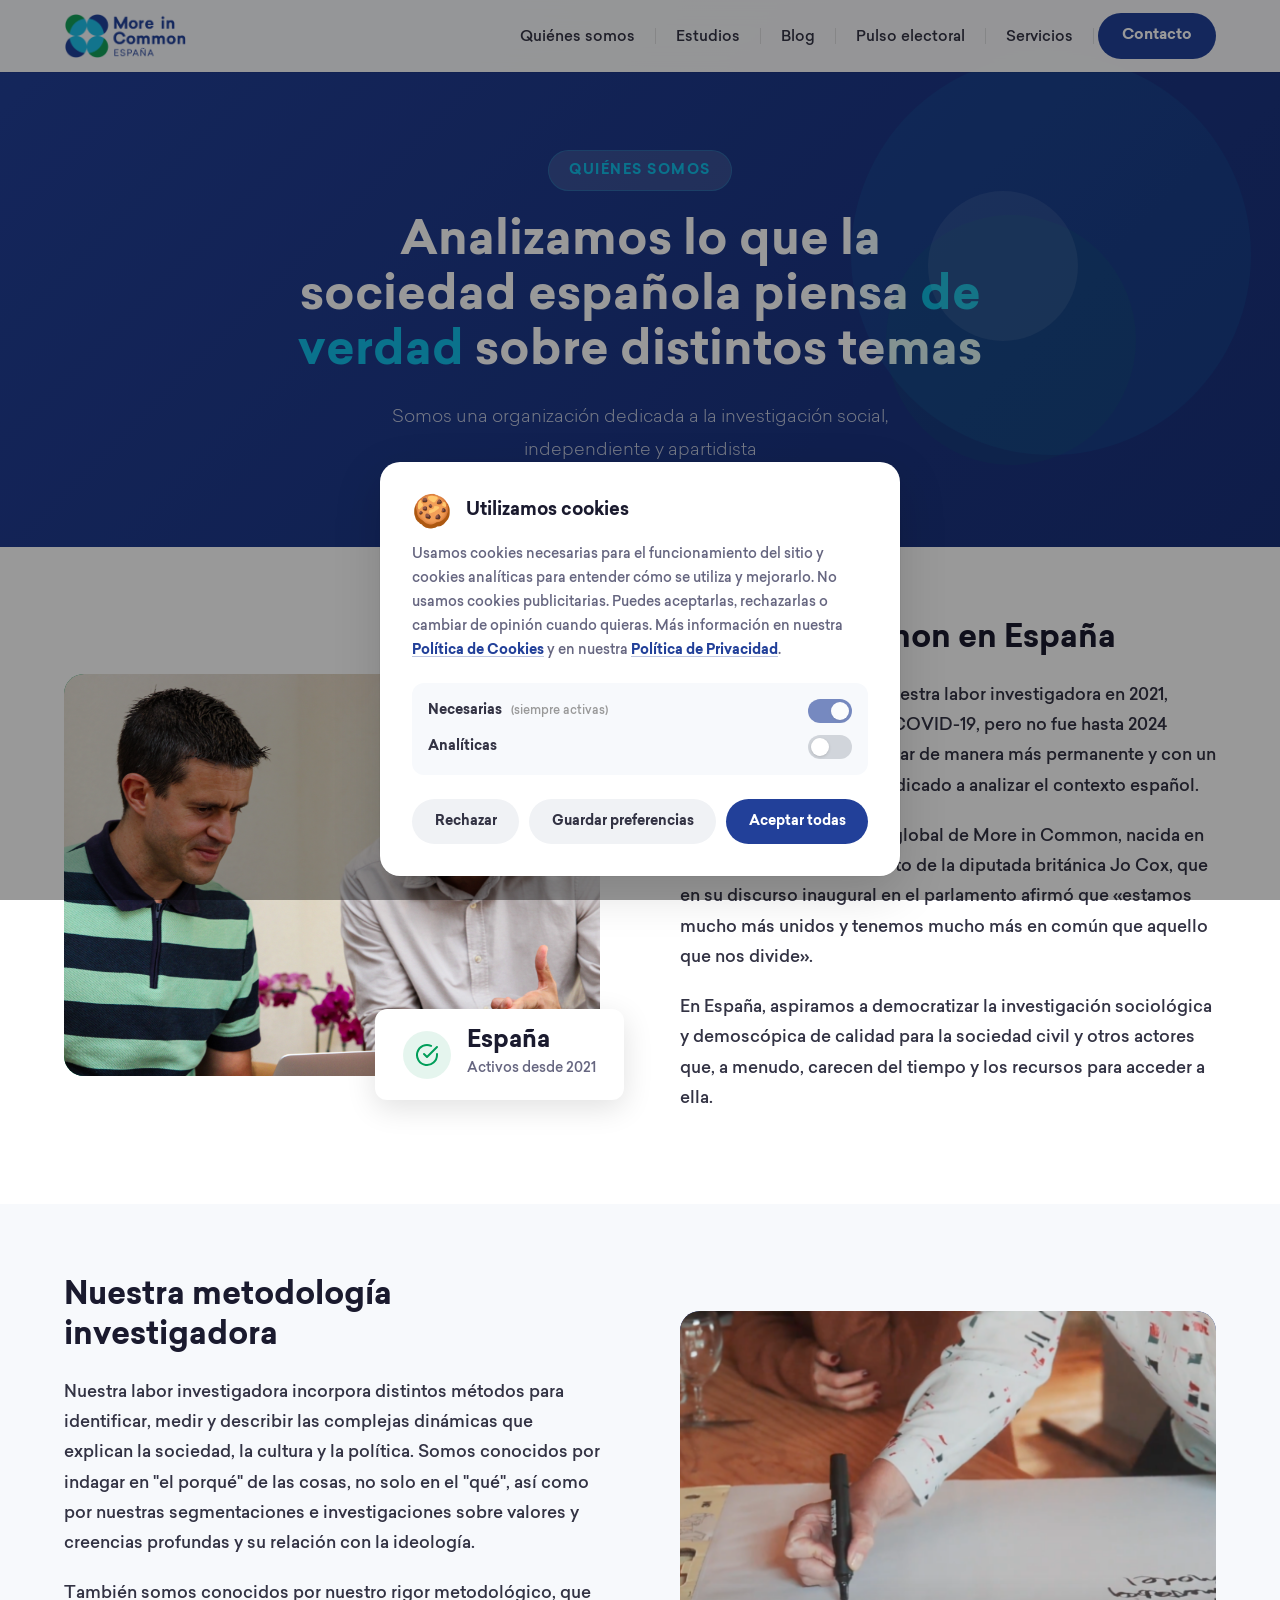
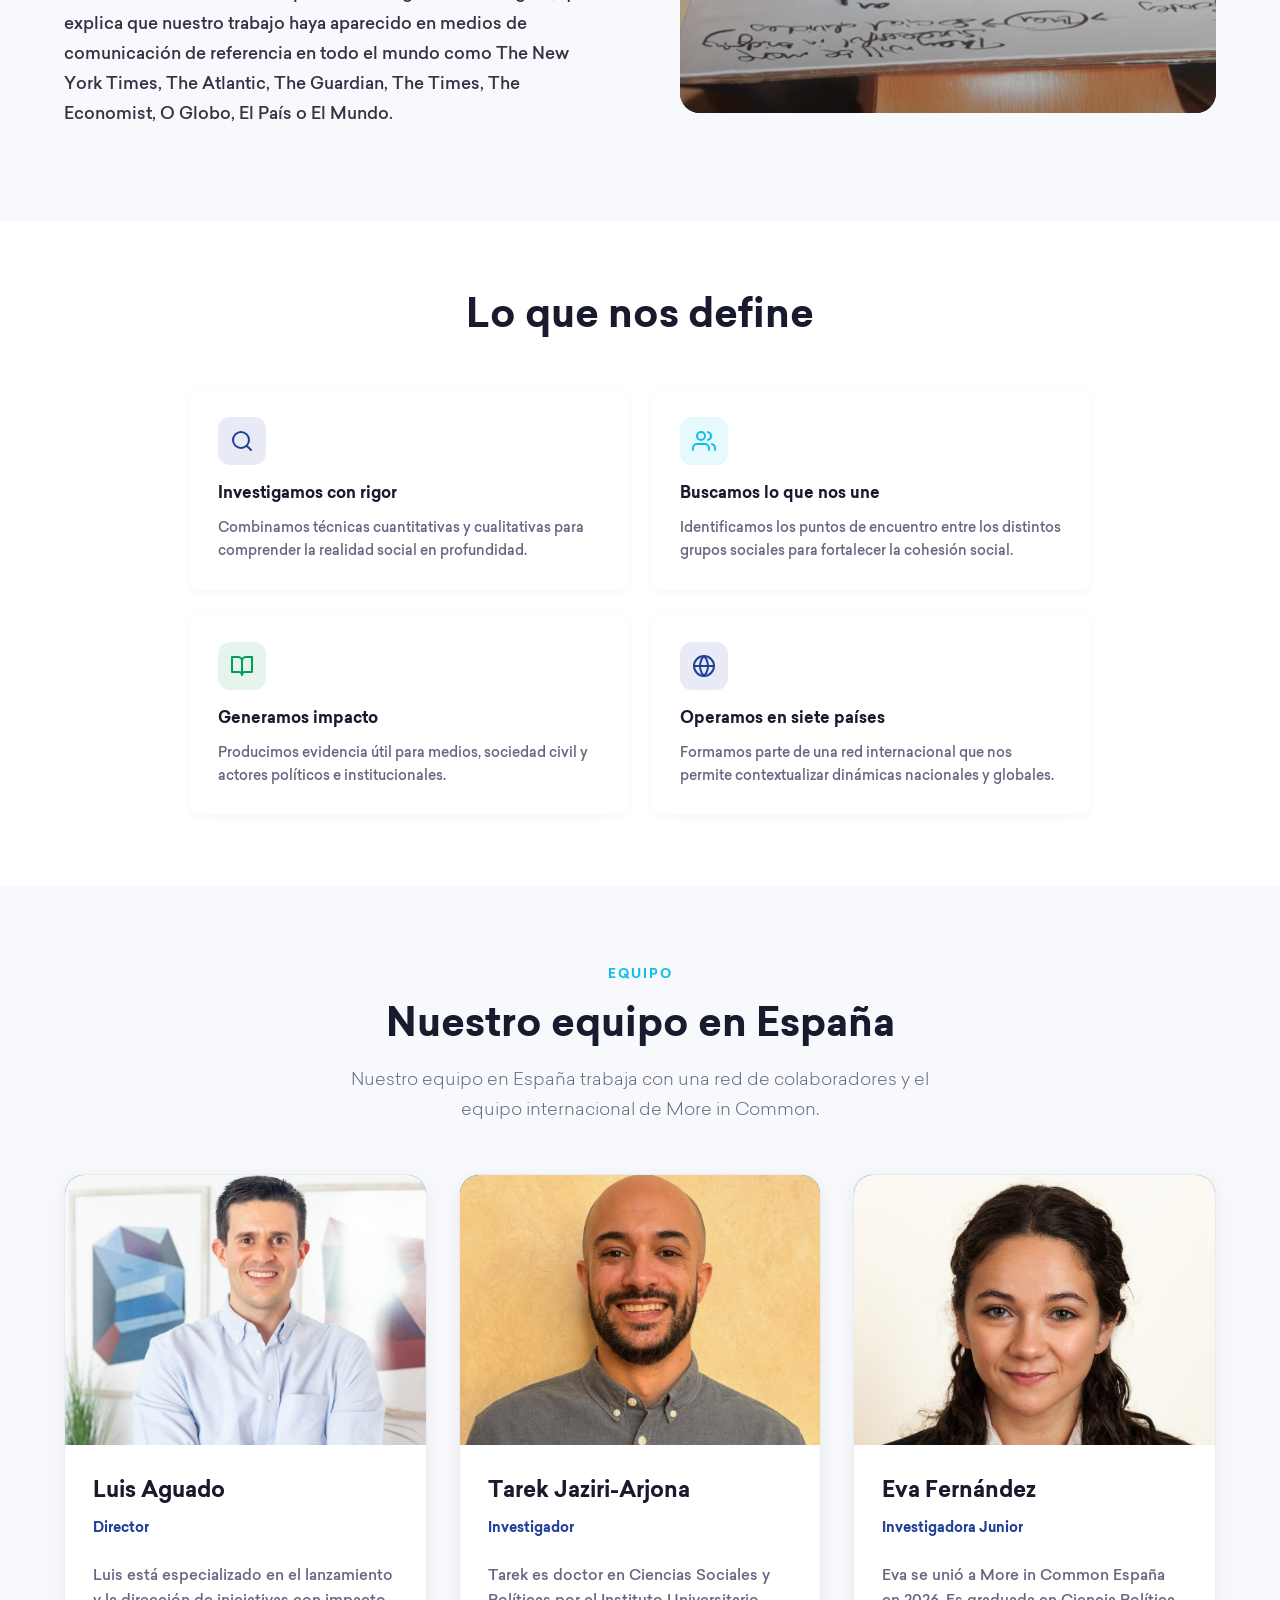
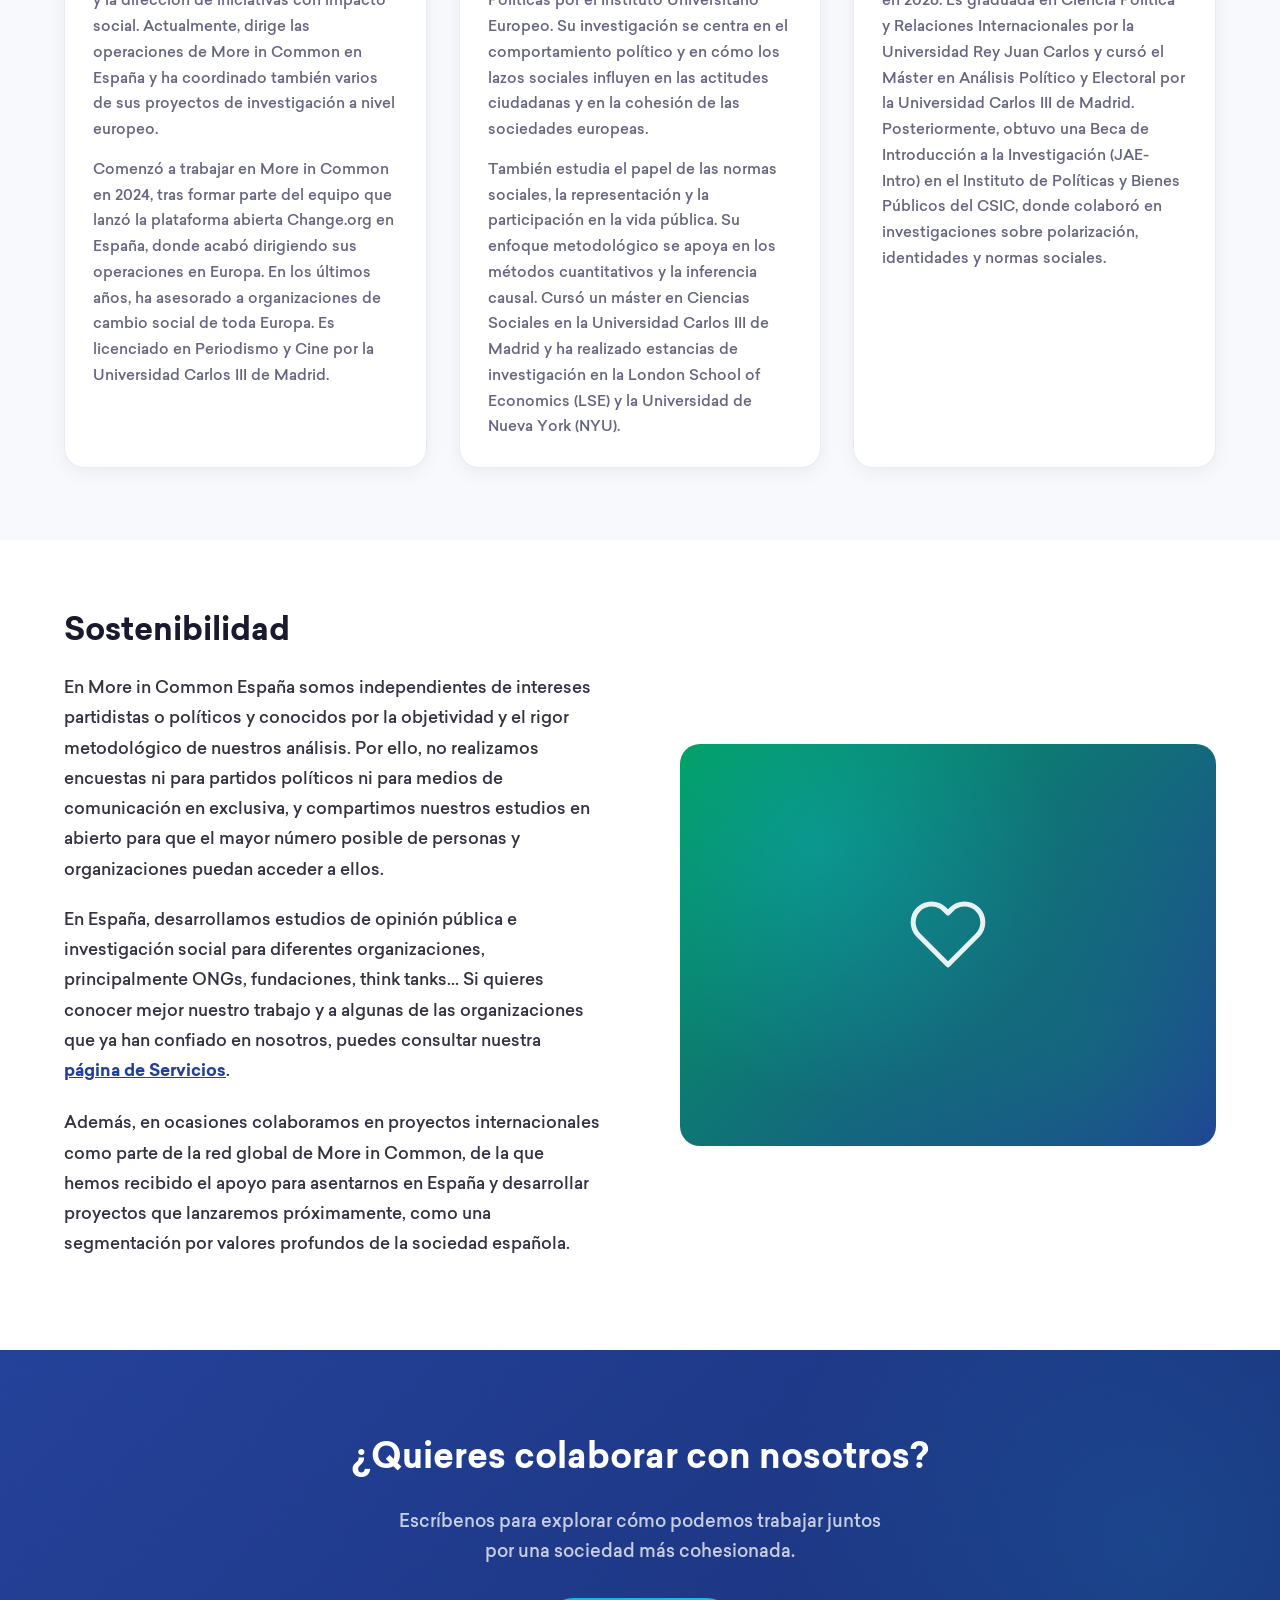
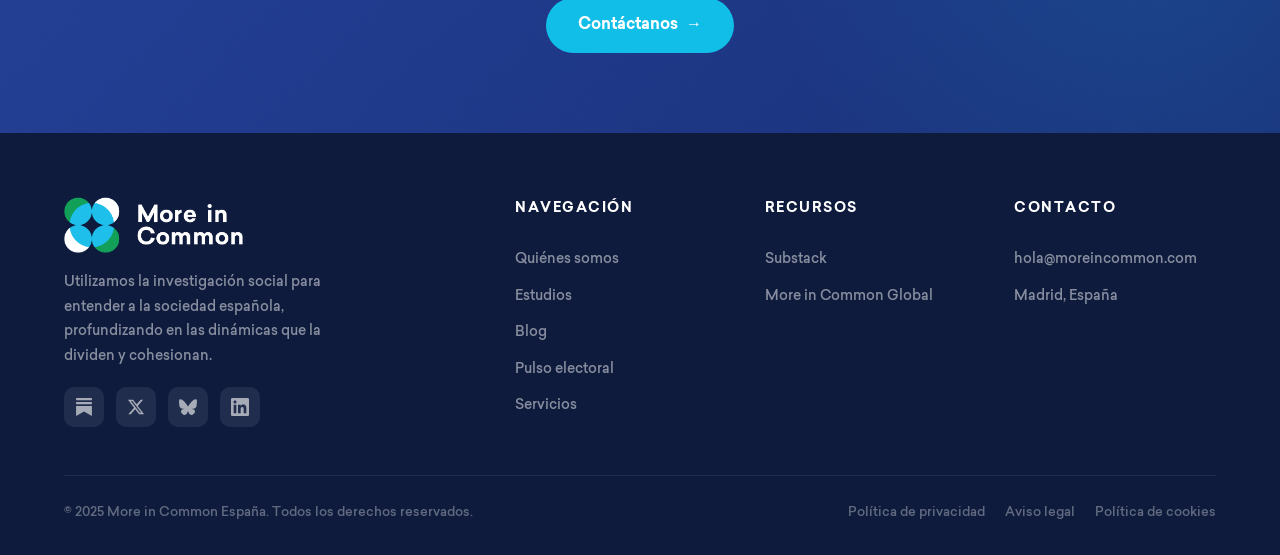
<file: quienes-somos.html>
<!DOCTYPE html>
<html lang="es">
<head>
  <meta charset="UTF-8">
  <meta name="viewport" content="width=device-width, initial-scale=1.0">
  <meta name="description" content="Conoce al equipo de More in Common España - Quiénes somos y nuestra misión.">
  <meta property="og:title" content="Quiénes somos - More in Common España">
  <meta property="og:description" content="Conoce al equipo de More in Common España - Quiénes somos y nuestra misión.">
  <meta property="og:image" content="https://moreincommon.es/images/og-image.png">
  <meta property="og:image:width" content="1200">
  <meta property="og:image:height" content="630">
  <meta property="og:url" content="https://moreincommon.es/quienes-somos.html">
  <meta property="og:type" content="website">
  <meta property="og:locale" content="es_ES">
  <meta property="og:site_name" content="More in Common España">
  <meta name="twitter:card" content="summary_large_image">
  <meta name="twitter:title" content="Quiénes somos - More in Common España">
  <meta name="twitter:description" content="Conoce al equipo de More in Common España - Quiénes somos y nuestra misión.">
  <meta name="twitter:image" content="https://moreincommon.es/images/og-image.png">
  <title>Quiénes somos - More in Common España</title>
  <link rel="canonical" href="https://moreincommon.es/quienes-somos.html">
  <link rel="icon" type="image/svg+xml" href="images/favicon.svg">
  <link rel="icon" type="image/png" href="images/favicon.png">
  <link rel="apple-touch-icon" href="images/favicon.png">
  <link rel="stylesheet" href="css/styles.css">
  <link rel="stylesheet" href="css/pages.css">
  <link rel="stylesheet" href="css/cookie.css">
  <!-- Google Analytics (GA4) with Consent Mode -->
  <script src="js/analytics.js"></script>
</head>
<body>

  <!-- ============ NAVIGATION ============ -->
  <nav class="navbar" id="navbar">
    <div class="nav-container">
      <a href="index.html" class="nav-logo">
        <img src="images/MiC_logo.png" alt="More in Common España">
      </a>
      <ul class="nav-links" id="navLinks">
        <li><a href="quienes-somos.html" class="active">Quiénes somos</a></li>
        <li><a href="estudios.html">Estudios</a></li>
        <li><a href="blog.html">Blog</a></li>
        <li><a href="pulso-electoral.html">Pulso electoral</a></li>
        <li><a href="servicios.html">Servicios</a></li>
        <li><a href="mailto:hola@moreincommon.com" class="nav-cta">Contacto</a></li>
      </ul>
      <div class="hamburger" id="hamburger" aria-label="Abrir menú" role="button" tabindex="0">
        <span></span>
        <span></span>
        <span></span>
      </div>
    </div>
  </nav>

  <!-- ============ PAGE HERO ============ -->
  <section class="page-hero">
    <div class="container">
      <span class="hero-label">Quiénes somos</span>
      <h1>Analizamos lo que la sociedad española piensa <span class="highlight">de verdad</span> sobre distintos temas</h1>
      <p>Somos una organización dedicada a la investigación social, independiente y apartidista</p>
    </div>
    <div class="hero-shapes">
      <div class="shape shape-1"></div>
      <div class="shape shape-2"></div>
      <div class="shape shape-3"></div>
    </div>
  </section>

  <!-- ============ SPAIN ============ -->
  <section class="section" style="background: var(--color-white);">
    <div class="container">
      <div class="about-grid">
        <div class="about-visual fade-in" style="order: -1;">
          <div class="about-image-main" style="background: #009E59;">
            <img src="images/team-spain.jpg" alt="Equipo de More in Common España" style="width:100%;height:100%;object-fit:cover;position:absolute;top:0;left:0;">
          </div>
          <div class="about-floating-card">
            <div class="afc-icon">
              <svg width="24" height="24" fill="none" stroke="currentColor" stroke-width="2" stroke-linecap="round" stroke-linejoin="round"><path d="M22 11.08V12a10 10 0 1 1-5.93-9.14"/><polyline points="22 4 12 14.01 9 11.01"/></svg>
            </div>
            <div class="afc-text">
              <strong>España</strong>
              <span>Activos desde 2021</span>
            </div>
          </div>
        </div>
        <div class="about-content fade-in">
          <h3>More in Common en España</h3>
          <p>En España comenzamos nuestra labor investigadora en 2021, durante la pandemia de la COVID-19, pero no fue hasta 2024 cuando empezamos a operar de manera más permanente y con un equipo exclusivamente dedicado a analizar el contexto español.</p>
          <p>Formamos parte de la red global de More in Common, nacida en 2017 tras el trágico asesinato de la diputada británica Jo Cox, que en su discurso inaugural en el parlamento afirmó que «estamos mucho más unidos y tenemos mucho más en común que aquello que nos divide».</p>
          <p>En España, aspiramos a democratizar la investigación sociológica y demoscópica de calidad para la sociedad civil y otros actores que, a menudo, carecen del tiempo y los recursos para acceder a ella.</p>
        </div>
      </div>
    </div>
  </section>

  <!-- ============ METHODOLOGY ============ -->
  <section class="section" style="background: var(--color-off-white);">
    <div class="container">
      <div class="about-grid">
        <div class="about-content fade-in">
          <h3>Nuestra metodología investigadora</h3>
          <p>Nuestra labor investigadora incorpora distintos métodos para identificar, medir y describir las complejas dinámicas que explican la sociedad, la cultura y la política. Somos conocidos por indagar en "el porqué" de las cosas, no solo en el "qué", así como por nuestras segmentaciones e investigaciones sobre valores y creencias profundas y su relación con la ideología.</p>
          <p>También somos conocidos por nuestro rigor metodológico, que explica que nuestro trabajo haya aparecido en medios de comunicación de referencia en todo el mundo como The New York Times, The Atlantic, The Guardian, The Times, The Economist, O Globo, El País o El Mundo.</p>
        </div>
        <div class="about-visual fade-in">
          <div class="about-image-main" style="background: #224099;">
            <img src="images/metodologia.png" alt="Nuestra metodología investigadora" style="width:100%;height:100%;object-fit:cover;position:absolute;top:0;left:0;">
          </div>
        </div>
      </div>
    </div>
  </section>

  <!-- ============ VALUES ============ -->
  <section class="section" style="background: var(--color-white);">
    <div class="container">
      <div class="section-header fade-in">
        <h2 class="section-title">Lo que nos define</h2>
      </div>
      <div class="about-values" style="max-width: 900px; margin: 0 auto;">
        <div class="value-card fade-in">
          <div class="value-icon blue">
            <svg width="24" height="24" fill="none" stroke="currentColor" stroke-width="2" stroke-linecap="round" stroke-linejoin="round"><circle cx="11" cy="11" r="8"/><path d="m21 21-4.3-4.3"/></svg>
          </div>
          <h4>Investigamos con rigor</h4>
          <p>Combinamos técnicas cuantitativas y cualitativas para comprender la realidad social en profundidad.</p>
        </div>
        <div class="value-card fade-in">
          <div class="value-icon cyan">
            <svg width="24" height="24" fill="none" stroke="currentColor" stroke-width="2" stroke-linecap="round" stroke-linejoin="round"><path d="M17 21v-2a4 4 0 0 0-4-4H5a4 4 0 0 0-4 4v2"/><circle cx="9" cy="7" r="4"/><path d="M23 21v-2a4 4 0 0 0-3-3.87"/><path d="M16 3.13a4 4 0 0 1 0 7.75"/></svg>
          </div>
          <h4>Buscamos lo que nos une</h4>
          <p>Identificamos los puntos de encuentro entre los distintos grupos sociales para fortalecer la cohesión social.</p>
        </div>
        <div class="value-card fade-in">
          <div class="value-icon green">
            <svg width="24" height="24" fill="none" stroke="currentColor" stroke-width="2" stroke-linecap="round" stroke-linejoin="round"><path d="M2 3h6a4 4 0 0 1 4 4v14a3 3 0 0 0-3-3H2z"/><path d="M22 3h-6a4 4 0 0 0-4 4v14a3 3 0 0 1 3-3h7z"/></svg>
          </div>
          <h4>Generamos impacto</h4>
          <p>Producimos evidencia útil para medios, sociedad civil y actores políticos e institucionales.</p>
        </div>
        <div class="value-card fade-in">
          <div class="value-icon blue">
            <svg width="24" height="24" fill="none" stroke="currentColor" stroke-width="2" stroke-linecap="round" stroke-linejoin="round"><circle cx="12" cy="12" r="10"/><path d="M2 12h20"/><path d="M12 2a15.3 15.3 0 0 1 4 10 15.3 15.3 0 0 1-4 10 15.3 15.3 0 0 1-4-10 15.3 15.3 0 0 1 4-10z"/></svg>
          </div>
          <h4>Operamos en siete países</h4>
          <p>Formamos parte de una red internacional que nos permite contextualizar dinámicas nacionales y globales.</p>
        </div>
      </div>
    </div>
  </section>

  <!-- ============ TEAM ============ -->
  <section class="section team-section" id="equipo">
    <div class="container">
      <div class="section-header fade-in">
        <span class="section-tag">Equipo</span>
        <h2 class="section-title">Nuestro equipo en España</h2>
        <p class="section-subtitle">Nuestro equipo en España trabaja con una red de colaboradores y el equipo internacional de More in Common.</p>
      </div>
      <div class="team-grid team-grid--three">
        <!-- Luis Aguado -->
        <div class="team-card fade-in">
          <div class="team-photo">
            <!-- Placeholder: replace src with actual photo when available -->
            <img src="images/team-luis.jpg" alt="Luis Aguado" onerror="this.style.display='none'; this.parentElement.classList.add('no-photo');">
            <div class="team-photo-placeholder">
              <svg width="48" height="48" fill="none" stroke="currentColor" stroke-width="1.5" viewBox="0 0 24 24"><path d="M20 21v-2a4 4 0 0 0-4-4H8a4 4 0 0 0-4 4v2"/><circle cx="12" cy="7" r="4"/></svg>
            </div>
          </div>
          <div class="team-info">
            <h3>Luis Aguado</h3>
            <span class="team-role">Director</span>
            <p>Luis está especializado en el lanzamiento y la dirección de iniciativas con impacto social. Actualmente, dirige las operaciones de More in Common en España y ha coordinado también varios de sus proyectos de investigación a nivel europeo.</p>
            <p>Comenzó a trabajar en More in Common en 2024, tras formar parte del equipo que lanzó la plataforma abierta Change.org en España, donde acabó dirigiendo sus operaciones en Europa. En los últimos años, ha asesorado a organizaciones de cambio social de toda Europa. Es licenciado en Periodismo y Cine por la Universidad Carlos III de Madrid.</p>
          </div>
        </div>
        <!-- Tarek Jaziri-Arjona -->
        <div class="team-card fade-in">
          <div class="team-photo">
            <!-- Placeholder: replace src with actual photo when available -->
            <img src="images/team-tarek.jpg" alt="Tarek Jaziri-Arjona" onerror="this.style.display='none'; this.parentElement.classList.add('no-photo');">
            <div class="team-photo-placeholder">
              <svg width="48" height="48" fill="none" stroke="currentColor" stroke-width="1.5" viewBox="0 0 24 24"><path d="M20 21v-2a4 4 0 0 0-4-4H8a4 4 0 0 0-4 4v2"/><circle cx="12" cy="7" r="4"/></svg>
            </div>
          </div>
          <div class="team-info">
            <h3>Tarek Jaziri-Arjona</h3>
            <span class="team-role">Investigador</span>
            <p>Tarek es doctor en Ciencias Sociales y Políticas por el Instituto Universitario Europeo. Su investigación se centra en el comportamiento político y en cómo los lazos sociales influyen en las actitudes ciudadanas y en la cohesión de las sociedades europeas.</p>
            <p>También estudia el papel de las normas sociales, la representación y la participación en la vida pública. Su enfoque metodológico se apoya en los métodos cuantitativos y la inferencia causal. Cursó un máster en Ciencias Sociales en la Universidad Carlos III de Madrid y ha realizado estancias de investigación en la London School of Economics (LSE) y la Universidad de Nueva York (NYU).</p>
          </div>
        </div>
        <!-- Eva Fernández -->
        <div class="team-card fade-in">
          <div class="team-photo">
            <!-- Placeholder: replace src with actual photo when available -->
            <img src="images/team-eva.jpg" alt="Eva Fernández" onerror="this.style.display='none'; this.parentElement.classList.add('no-photo');">
            <div class="team-photo-placeholder">
              <svg width="48" height="48" fill="none" stroke="currentColor" stroke-width="1.5" viewBox="0 0 24 24"><path d="M20 21v-2a4 4 0 0 0-4-4H8a4 4 0 0 0-4 4v2"/><circle cx="12" cy="7" r="4"/></svg>
            </div>
          </div>
          <div class="team-info">
            <h3>Eva Fernández</h3>
            <span class="team-role">Investigadora Junior</span>
            <p>Eva se unió a More in Common España en 2026. Es graduada en Ciencia Política y Relaciones Internacionales por la Universidad Rey Juan Carlos y cursó el Máster en Análisis Político y Electoral por la Universidad Carlos III de Madrid. Posteriormente, obtuvo una Beca de Introducción a la Investigación (JAE-Intro) en el Instituto de Políticas y Bienes Públicos del CSIC, donde colaboró en investigaciones sobre polarización, identidades y normas sociales.</p>
          </div>
        </div>
      </div>
    </div>
  </section>



  <!-- ============ SUSTAINABILITY ============ -->
  <section class="section" style="background: var(--color-white);">
    <div class="container">
      <div class="about-grid">
        <div class="about-content fade-in">
          <h3>Sostenibilidad</h3>
          <p>En More in Common España somos independientes de intereses partidistas o políticos y conocidos por la objetividad y el rigor metodológico de nuestros análisis. Por ello, no realizamos encuestas ni para partidos políticos ni para medios de comunicación en exclusiva, y compartimos nuestros estudios en abierto para que el mayor número posible de personas y organizaciones puedan acceder a ellos.</p>
          <p>En España, desarrollamos estudios de opinión pública e investigación social para diferentes organizaciones, principalmente ONGs, fundaciones, think tanks... Si quieres conocer mejor nuestro trabajo y a algunas de las organizaciones que ya han confiado en nosotros, puedes consultar nuestra <a href="servicios.html" style="color: var(--color-primary); font-weight: 600; text-decoration: underline;">página de Servicios</a>.</p>
          <p>Además, en ocasiones colaboramos en proyectos internacionales como parte de la red global de More in Common, de la que hemos recibido el apoyo para asentarnos en España y desarrollar proyectos que lanzaremos próximamente, como una segmentación por valores profundos de la sociedad española.</p>
        </div>
        <div class="about-visual fade-in">
          <div class="about-image-main" style="background: linear-gradient(135deg, #009E59, #224099);">
            <div class="pattern-grid"></div>
            <span class="icon-large">
              <svg width="80" height="80" fill="none" stroke="currentColor" stroke-width="1.5" stroke-linecap="round" stroke-linejoin="round" viewBox="0 0 24 24"><path d="M20.84 4.61a5.5 5.5 0 0 0-7.78 0L12 5.67l-1.06-1.06a5.5 5.5 0 0 0-7.78 7.78l1.06 1.06L12 21.23l7.78-7.78 1.06-1.06a5.5 5.5 0 0 0 0-7.78z"/></svg>
            </span>
          </div>
        </div>
      </div>
    </div>
  </section>

  <!-- ============ CTA ============ -->
  <section class="cta-banner">
    <div class="container">
      <h2>¿Quieres colaborar con nosotros?</h2>
      <p>Escríbenos para explorar cómo podemos trabajar juntos por una sociedad más cohesionada.</p>
      <a href="mailto:hola@moreincommon.com" class="btn btn-primary">Contáctanos <span>→</span></a>
    </div>
  </section>

  <!-- ============ FOOTER ============ -->
  <footer class="footer">
    <div class="container">
      <div class="footer-grid">
        <div class="footer-brand">
          <img src="images/mic_logo_white.png" alt="More in Common">
          <p>Utilizamos la investigación social para entender a la sociedad española, profundizando en las dinámicas que la dividen y cohesionan.</p>
          <div class="footer-social">
            <a href="https://moreincommones.substack.com" target="_blank" aria-label="Substack">
              <svg width="18" height="18" viewBox="0 0 24 24" fill="currentColor"><path d="M22.539 8.242H1.46V5.406h21.08v2.836zM1.46 10.812V24L12 18.11 22.54 24V10.812H1.46zM22.54 0H1.46v2.836h21.08V0z"/></svg>
            </a>
            <a href="https://x.com/moreincommones" target="_blank" aria-label="X / Twitter">
              <svg width="18" height="18" fill="currentColor" viewBox="0 0 24 24"><path d="M18.244 2.25h3.308l-7.227 8.26 8.502 11.24H16.17l-5.214-6.817L4.99 21.75H1.68l7.73-8.835L1.254 2.25H8.08l4.713 6.231zm-1.161 17.52h1.833L7.084 4.126H5.117z"/></svg>
            </a>
            <a href="https://bsky.app/profile/moreincommones.bsky.social" target="_blank" aria-label="Bluesky">
              <svg width="18" height="18" fill="currentColor" viewBox="0 0 16 16"><path d="M3.468 1.948C5.303 3.325 7.276 6.118 8 7.616c.725-1.498 2.698-4.29 4.532-5.668C13.855.955 16 .186 16 2.632c0 .489-.28 4.105-.444 4.692-.572 2.04-2.653 2.561-4.504 2.246 3.236.551 4.06 2.375 2.281 4.2-3.376 3.464-4.852-.87-5.23-1.98-.07-.204-.103-.3-.103-.218 0-.081-.033.014-.102.218-.379 1.1-1.855 5.444-5.231 1.98-1.778-1.825-.955-3.65 2.28-4.2-1.85.315-3.932-.205-4.503-2.246C.28 6.737 0 3.12 0 2.632 0 .186 2.145.955 3.468 1.948"/></svg>
            </a>
            <a href="https://www.linkedin.com/company/more-in-common-españa/" target="_blank" aria-label="LinkedIn">
              <svg width="18" height="18" fill="currentColor" viewBox="0 0 24 24"><path d="M20.447 20.452h-3.554v-5.569c0-1.328-.027-3.037-1.852-3.037-1.853 0-2.136 1.445-2.136 2.939v5.667H9.351V9h3.414v1.561h.046c.477-.9 1.637-1.85 3.37-1.85 3.601 0 4.267 2.37 4.267 5.455v6.286zM5.337 7.433c-1.144 0-2.063-.926-2.063-2.065 0-1.138.92-2.063 2.063-2.063 1.14 0 2.064.925 2.064 2.063 0 1.139-.925 2.065-2.064 2.065zm1.782 13.019H3.555V9h3.564v11.452zM22.225 0H1.771C.792 0 0 .774 0 1.729v20.542C0 23.227.792 24 1.771 24h20.451C23.2 24 24 23.227 24 22.271V1.729C24 .774 23.2 0 22.222 0h.003z"/></svg>
            </a>
          </div>
        </div>
        <div class="footer-col">
          <h4>Navegación</h4>
          <a href="quienes-somos.html">Quiénes somos</a>
          <a href="estudios.html">Estudios</a>
          <a href="blog.html">Blog</a>
          <a href="pulso-electoral.html">Pulso electoral</a>
          <a href="servicios.html">Servicios</a>
        </div>
        <div class="footer-col">
          <h4>Recursos</h4>
          <a href="https://moreincommones.substack.com" target="_blank">Substack</a>
          <a href="https://www.moreincommon.com" target="_blank">More in Common Global</a>
        </div>
        <div class="footer-col">
          <h4>Contacto</h4>
          <a href="mailto:hola@moreincommon.com">hola@moreincommon.com</a>
          <a href="#">Madrid, España</a>
        </div>
      </div>
      <div class="footer-bottom">
        <span>&copy; 2025 More in Common España. Todos los derechos reservados.</span>
        <span style="display: flex; gap: 20px; flex-wrap: wrap; justify-content: center;"><a href="privacidad.html" style="color: rgba(255,255,255,0.35); transition: color 0.3s;">Política de privacidad</a><a href="aviso-legal.html" style="color: rgba(255,255,255,0.35); transition: color 0.3s;">Aviso legal</a><a href="cookies.html" style="color: rgba(255,255,255,0.35); transition: color 0.3s;">Política de cookies</a></span>
      </div>
    </div>
  </footer>

  <script src="js/main.js"></script>
  <script src="js/cookie.js"></script>
</body>
</html>
</file>
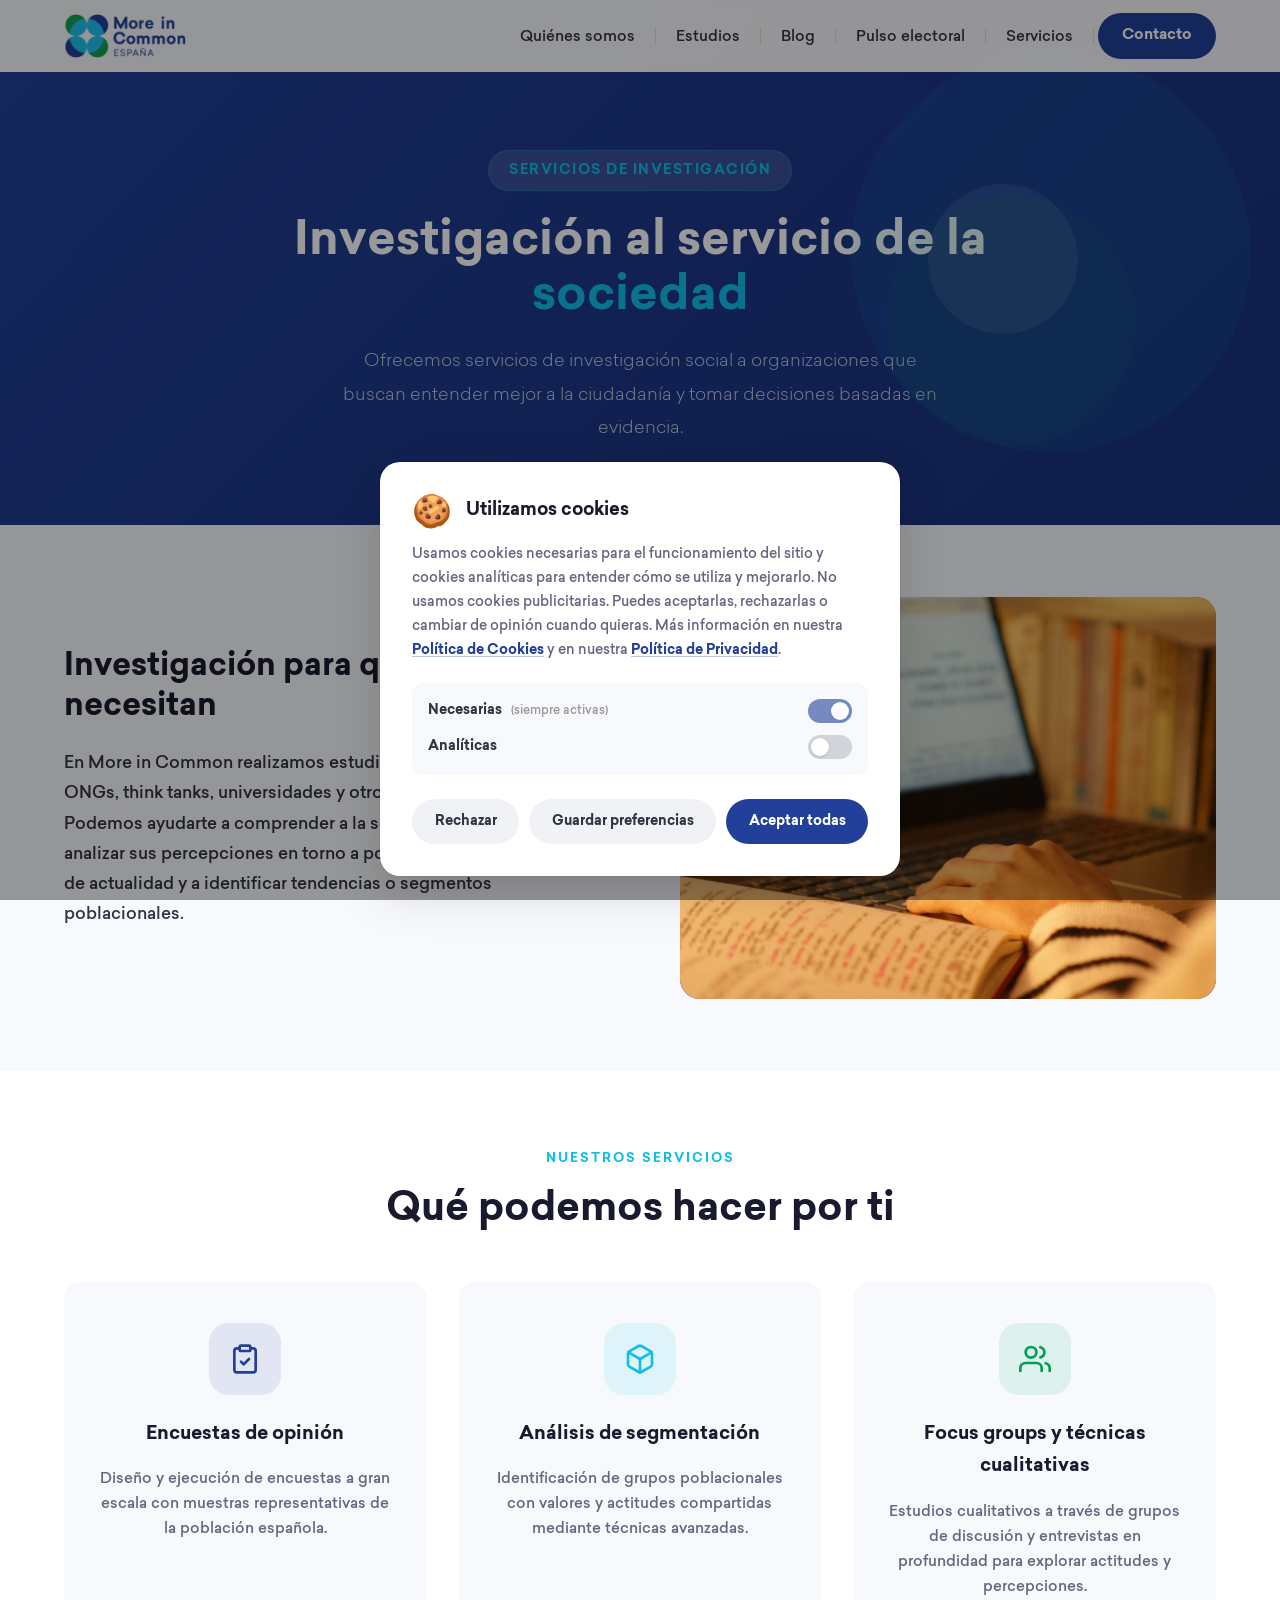
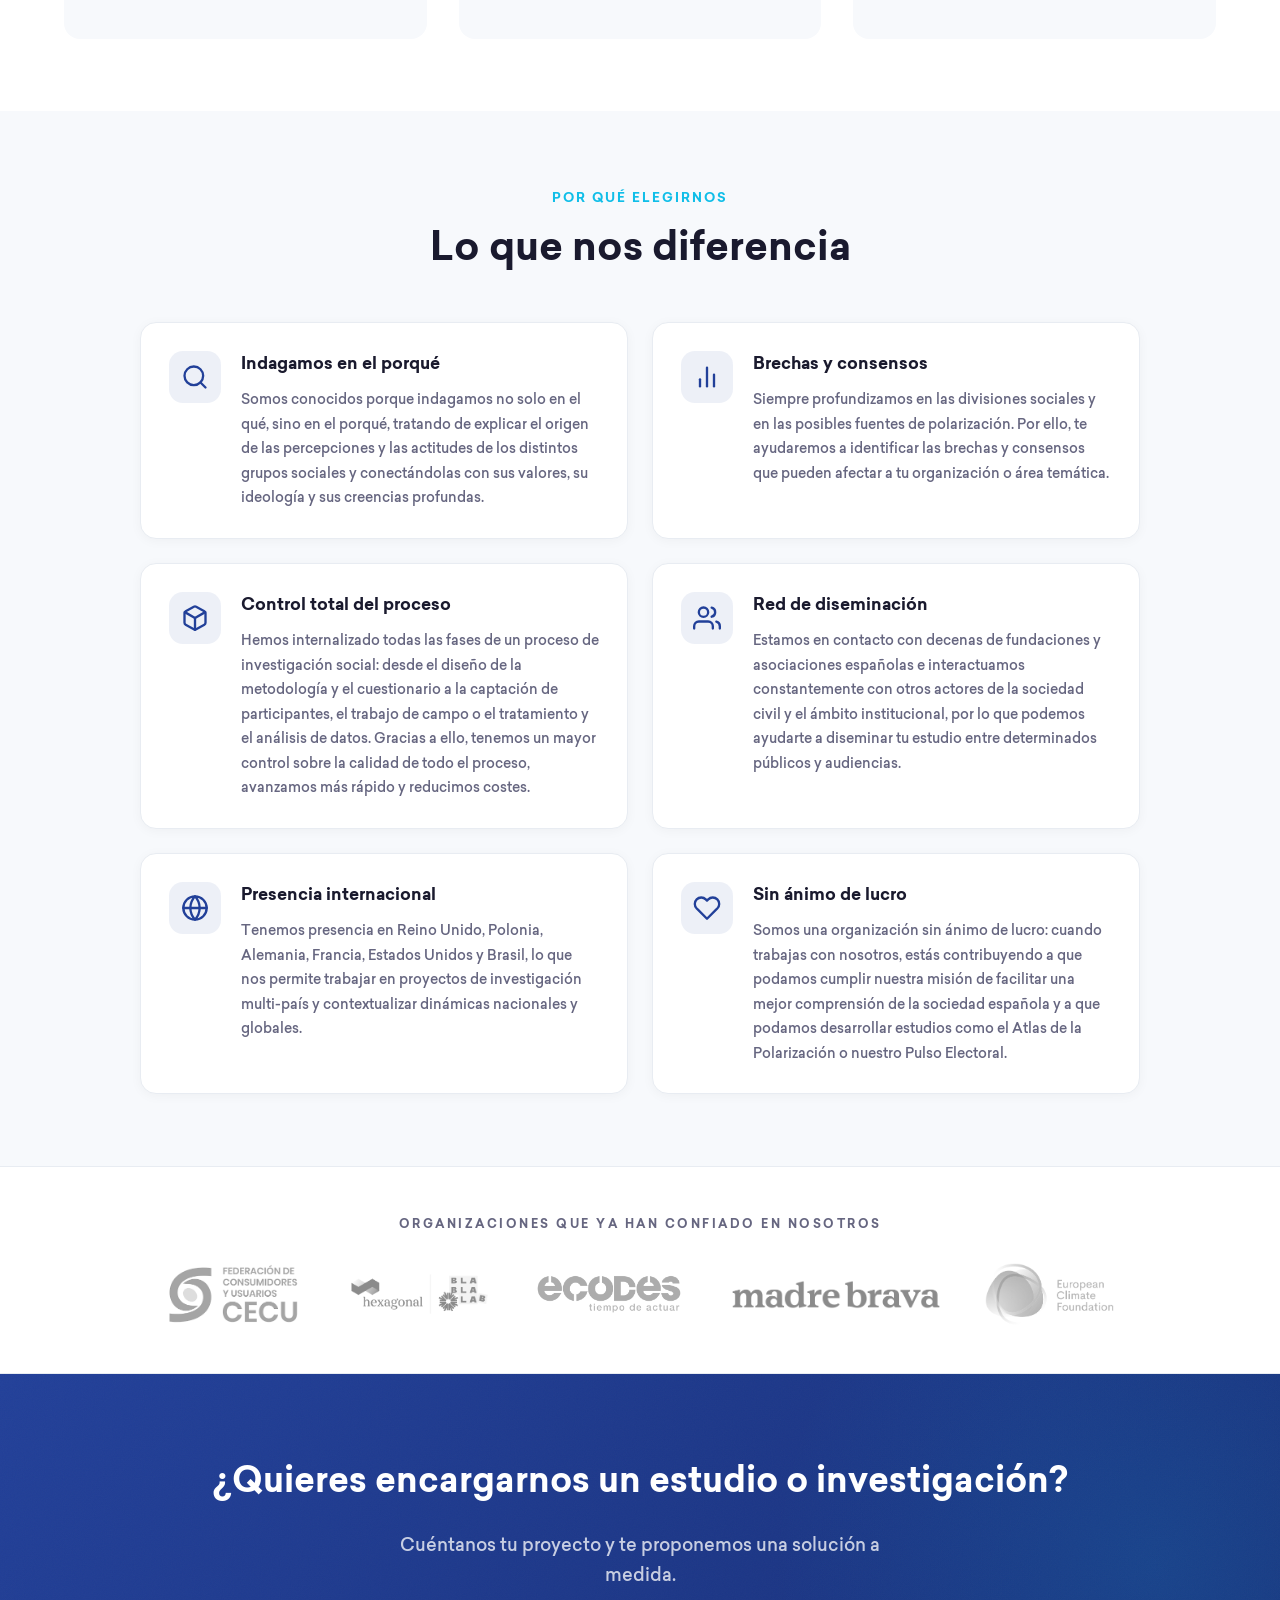
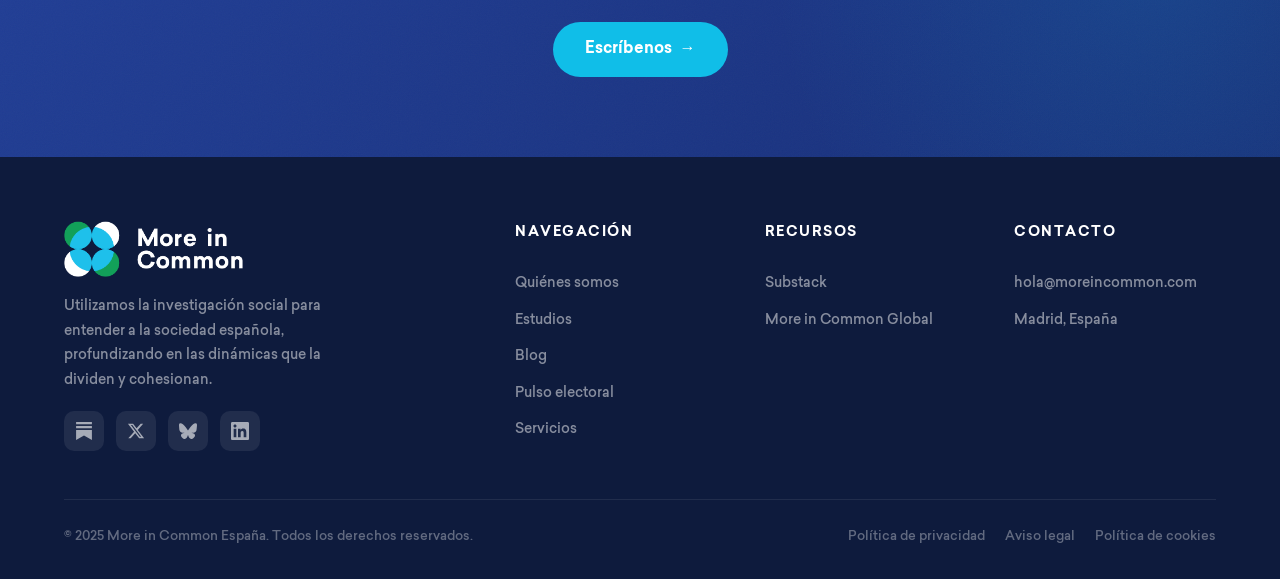
<file: servicios.html>
<!DOCTYPE html>
<html lang="es">
<head>
  <meta charset="UTF-8">
  <meta name="viewport" content="width=device-width, initial-scale=1.0">
  <meta name="description" content="Servicios de investigación social de More in Common España para organizaciones.">
  <meta property="og:title" content="Servicios de investigación - More in Common España">
  <meta property="og:description" content="Servicios de investigación social de More in Common España para organizaciones.">
  <meta property="og:image" content="https://moreincommon.es/images/og-image.png">
  <meta property="og:image:width" content="1200">
  <meta property="og:image:height" content="630">
  <meta property="og:url" content="https://moreincommon.es/servicios.html">
  <meta property="og:type" content="website">
  <meta property="og:locale" content="es_ES">
  <meta property="og:site_name" content="More in Common España">
  <meta name="twitter:card" content="summary_large_image">
  <meta name="twitter:title" content="Servicios de investigación - More in Common España">
  <meta name="twitter:description" content="Servicios de investigación social de More in Common España para organizaciones.">
  <meta name="twitter:image" content="https://moreincommon.es/images/og-image.png">
  <title>Servicios de investigación - More in Common España</title>
  <link rel="canonical" href="https://moreincommon.es/servicios.html">
  <link rel="icon" type="image/svg+xml" href="images/favicon.svg">
  <link rel="icon" type="image/png" href="images/favicon.png">
  <link rel="apple-touch-icon" href="images/favicon.png">
  <link rel="stylesheet" href="css/styles.css">
  <link rel="stylesheet" href="css/pages.css">
  <link rel="stylesheet" href="css/cookie.css">
  <!-- Google Analytics (GA4) with Consent Mode -->
  <script src="js/analytics.js"></script>
</head>
<body>

  <!-- ============ NAVIGATION ============ -->
  <nav class="navbar" id="navbar">
    <div class="nav-container">
      <a href="index.html" class="nav-logo">
        <img src="images/MiC_logo.png" alt="More in Common España">
      </a>
      <ul class="nav-links" id="navLinks">
        <li><a href="quienes-somos.html">Quiénes somos</a></li>
        <li><a href="estudios.html">Estudios</a></li>
        <li><a href="blog.html">Blog</a></li>
        <li><a href="pulso-electoral.html">Pulso electoral</a></li>
        <li><a href="servicios.html" class="active">Servicios</a></li>
        <li><a href="mailto:hola@moreincommon.com" class="nav-cta">Contacto</a></li>
      </ul>
      <div class="hamburger" id="hamburger" aria-label="Abrir menú" role="button" tabindex="0">
        <span></span>
        <span></span>
        <span></span>
      </div>
    </div>
  </nav>

  <!-- ============ PAGE HERO ============ -->
  <section class="page-hero">
    <div class="container">
      <span class="hero-label">Servicios de investigación</span>
      <h1>Investigación al servicio de la <span class="highlight">sociedad</span></h1>
      <p>Ofrecemos servicios de investigación social a organizaciones que buscan entender mejor a la ciudadanía y tomar decisiones basadas en evidencia.</p>
    </div>
    <div class="hero-shapes">
      <div class="shape shape-1"></div>
      <div class="shape shape-2"></div>
      <div class="shape shape-3"></div>
    </div>
  </section>

  <!-- ============ INTRO ============ -->
  <section class="section about">
    <div class="container">
      <div class="about-grid">
        <div class="about-content fade-in">
          <h3>Investigación para quienes la necesitan</h3>
          <p>En More in Common realizamos estudios de investigación para ONGs, think tanks, universidades y otros actores institucionales. Podemos ayudarte a comprender a la sociedad española, a analizar sus percepciones en torno a políticas públicas o asuntos de actualidad y a identificar tendencias o segmentos poblacionales.</p>
        </div>
        <div class="about-visual fade-in">
          <div class="about-image-main" style="background: #224099;">
            <img src="images/servicios-hero.png" alt="Servicios de investigación" style="width:100%;height:100%;object-fit:cover;position:absolute;top:0;left:0;">
          </div>
        </div>
      </div>
    </div>
  </section>

  <!-- ============ SERVICES ============ -->
  <section class="section services" style="background: var(--color-white);">
    <div class="container">
      <div class="section-header fade-in">
        <span class="section-tag">Nuestros servicios</span>
        <h2 class="section-title">Qué podemos hacer por ti</h2>
      </div>
      <div class="services-grid">
        <div class="service-card fade-in">
          <div class="service-icon si-blue">
            <svg width="32" height="32" fill="none" stroke="currentColor" stroke-width="2" stroke-linecap="round" stroke-linejoin="round" viewBox="0 0 24 24"><path d="M16 4h2a2 2 0 0 1 2 2v14a2 2 0 0 1-2 2H6a2 2 0 0 1-2-2V6a2 2 0 0 1 2-2h2"/><rect x="8" y="2" width="8" height="4" rx="1" ry="1"/><path d="M9 14l2 2 4-4"/></svg>
          </div>
          <h3>Encuestas de opinión</h3>
          <p>Diseño y ejecución de encuestas a gran escala con muestras representativas de la población española.</p>
        </div>
        <div class="service-card fade-in">
          <div class="service-icon si-cyan">
            <svg width="32" height="32" fill="none" stroke="currentColor" stroke-width="2" stroke-linecap="round" stroke-linejoin="round" viewBox="0 0 24 24"><path d="M21 16V8a2 2 0 0 0-1-1.73l-7-4a2 2 0 0 0-2 0l-7 4A2 2 0 0 0 3 8v8a2 2 0 0 0 1 1.73l7 4a2 2 0 0 0 2 0l7-4A2 2 0 0 0 21 16z"/><polyline points="3.27 6.96 12 12.01 20.73 6.96"/><line x1="12" y1="22.08" x2="12" y2="12"/></svg>
          </div>
          <h3>Análisis de segmentación</h3>
          <p>Identificación de grupos poblacionales con valores y actitudes compartidas mediante técnicas avanzadas.</p>
        </div>
        <div class="service-card fade-in">
          <div class="service-icon si-green">
            <svg width="32" height="32" fill="none" stroke="currentColor" stroke-width="2" stroke-linecap="round" stroke-linejoin="round" viewBox="0 0 24 24"><path d="M17 21v-2a4 4 0 0 0-4-4H5a4 4 0 0 0-4 4v2"/><circle cx="9" cy="7" r="4"/><path d="M23 21v-2a4 4 0 0 0-3-3.87"/><path d="M16 3.13a4 4 0 0 1 0 7.75"/></svg>
          </div>
          <h3>Focus groups y técnicas cualitativas</h3>
          <p>Estudios cualitativos a través de grupos de discusión y entrevistas en profundidad para explorar actitudes y percepciones.</p>
        </div>
      </div>
    </div>
  </section>

  <!-- ============ DIFFERENTIATORS ============ -->
  <section class="section" style="background: var(--color-off-white);">
    <div class="container">
      <div class="section-header fade-in">
        <span class="section-tag">Por qué elegirnos</span>
        <h2 class="section-title">Lo que nos diferencia</h2>
      </div>
      <div class="diff-grid">
        <div class="diff-card fade-in">
          <div class="diff-icon">
            <svg width="28" height="28" fill="none" stroke="currentColor" stroke-width="2" stroke-linecap="round" stroke-linejoin="round" viewBox="0 0 24 24"><circle cx="11" cy="11" r="8"/><path d="m21 21-4.3-4.3"/></svg>
          </div>
          <div class="diff-text">
            <h4>Indagamos en el porqué</h4>
            <p>Somos conocidos porque indagamos no solo en el qué, sino en el porqué, tratando de explicar el origen de las percepciones y las actitudes de los distintos grupos sociales y conectándolas con sus valores, su ideología y sus creencias profundas.</p>
          </div>
        </div>
        <div class="diff-card fade-in">
          <div class="diff-icon">
            <svg width="28" height="28" fill="none" stroke="currentColor" stroke-width="2" stroke-linecap="round" stroke-linejoin="round" viewBox="0 0 24 24"><path d="M18 20V10"/><path d="M12 20V4"/><path d="M6 20v-6"/></svg>
          </div>
          <div class="diff-text">
            <h4>Brechas y consensos</h4>
            <p>Siempre profundizamos en las divisiones sociales y en las posibles fuentes de polarización. Por ello, te ayudaremos a identificar las brechas y consensos que pueden afectar a tu organización o área temática.</p>
          </div>
        </div>
        <div class="diff-card fade-in">
          <div class="diff-icon">
            <svg width="28" height="28" fill="none" stroke="currentColor" stroke-width="2" stroke-linecap="round" stroke-linejoin="round" viewBox="0 0 24 24"><path d="M21 16V8a2 2 0 0 0-1-1.73l-7-4a2 2 0 0 0-2 0l-7 4A2 2 0 0 0 3 8v8a2 2 0 0 0 1 1.73l7 4a2 2 0 0 0 2 0l7-4A2 2 0 0 0 21 16z"/><polyline points="3.27 6.96 12 12.01 20.73 6.96"/><line x1="12" y1="22.08" x2="12" y2="12"/></svg>
          </div>
          <div class="diff-text">
            <h4>Control total del proceso</h4>
            <p>Hemos internalizado todas las fases de un proceso de investigación social: desde el diseño de la metodología y el cuestionario a la captación de participantes, el trabajo de campo o el tratamiento y el análisis de datos. Gracias a ello, tenemos un mayor control sobre la calidad de todo el proceso, avanzamos más rápido y reducimos costes.</p>
          </div>
        </div>
        <div class="diff-card fade-in">
          <div class="diff-icon">
            <svg width="28" height="28" fill="none" stroke="currentColor" stroke-width="2" stroke-linecap="round" stroke-linejoin="round" viewBox="0 0 24 24"><path d="M17 21v-2a4 4 0 0 0-4-4H5a4 4 0 0 0-4 4v2"/><circle cx="9" cy="7" r="4"/><path d="M23 21v-2a4 4 0 0 0-3-3.87"/><path d="M16 3.13a4 4 0 0 1 0 7.75"/></svg>
          </div>
          <div class="diff-text">
            <h4>Red de diseminación</h4>
            <p>Estamos en contacto con decenas de fundaciones y asociaciones españolas e interactuamos constantemente con otros actores de la sociedad civil y el ámbito institucional, por lo que podemos ayudarte a diseminar tu estudio entre determinados públicos y audiencias.</p>
          </div>
        </div>
        <div class="diff-card fade-in">
          <div class="diff-icon">
            <svg width="28" height="28" fill="none" stroke="currentColor" stroke-width="2" stroke-linecap="round" stroke-linejoin="round" viewBox="0 0 24 24"><circle cx="12" cy="12" r="10"/><path d="M2 12h20"/><path d="M12 2a15.3 15.3 0 0 1 4 10 15.3 15.3 0 0 1-4 10 15.3 15.3 0 0 1-4-10 15.3 15.3 0 0 1 4-10z"/></svg>
          </div>
          <div class="diff-text">
            <h4>Presencia internacional</h4>
            <p>Tenemos presencia en Reino Unido, Polonia, Alemania, Francia, Estados Unidos y Brasil, lo que nos permite trabajar en proyectos de investigación multi-país y contextualizar dinámicas nacionales y globales.</p>
          </div>
        </div>
        <div class="diff-card fade-in">
          <div class="diff-icon">
            <svg width="28" height="28" fill="none" stroke="currentColor" stroke-width="2" stroke-linecap="round" stroke-linejoin="round" viewBox="0 0 24 24"><path d="M20.84 4.61a5.5 5.5 0 0 0-7.78 0L12 5.67l-1.06-1.06a5.5 5.5 0 0 0-7.78 7.78l1.06 1.06L12 21.23l7.78-7.78 1.06-1.06a5.5 5.5 0 0 0 0-7.78z"/></svg>
          </div>
          <div class="diff-text">
            <h4>Sin ánimo de lucro</h4>
            <p>Somos una organización sin ánimo de lucro: cuando trabajas con nosotros, estás contribuyendo a que podamos cumplir nuestra misión de facilitar una mejor comprensión de la sociedad española y a que podamos desarrollar estudios como el Atlas de la Polarización o nuestro Pulso Electoral.</p>
          </div>
        </div>
      </div>
    </div>
  </section>

  <!-- ============ PARTNERS ============ -->
  <section class="partners-section">
    <p class="partners-label">Organizaciones que ya han confiado en nosotros</p>
    <div class="partners-logos">
      <img class="partner-logo partner-logo--lg" src="images/partners/logo_CECU.png" alt="CECU">
      <img class="partner-logo partner-logo--lg" src="images/partners/logo_hexagonal.png" alt="Hexagonal">
      <img class="partner-logo" src="images/partners/logo_ecodes.png" alt="Ecodes">
      <img class="partner-logo" src="images/partners/logo_madrebrava.png" alt="Madre Brava">
      <img class="partner-logo partner-logo--lg partner-logo--pale" src="images/partners/logo_ecf.png" alt="European Climate Foundation">
    </div>
  </section>

  <!-- ============ CTA ============ -->
  <section class="cta-banner">
    <div class="container">
      <h2>¿Quieres encargarnos un estudio o investigación?</h2>
      <p>Cuéntanos tu proyecto y te proponemos una solución a medida.</p>
      <a href="mailto:hola@moreincommon.com" class="btn btn-primary">Escríbenos <span>→</span></a>
    </div>
  </section>

  <!-- ============ FOOTER ============ -->
  <footer class="footer">
    <div class="container">
      <div class="footer-grid">
        <div class="footer-brand">
          <img src="images/mic_logo_white.png" alt="More in Common">
          <p>Utilizamos la investigación social para entender a la sociedad española, profundizando en las dinámicas que la dividen y cohesionan.</p>
          <div class="footer-social">
            <a href="https://moreincommones.substack.com" target="_blank" aria-label="Substack"><svg width="18" height="18" viewBox="0 0 24 24" fill="currentColor"><path d="M22.539 8.242H1.46V5.406h21.08v2.836zM1.46 10.812V24L12 18.11 22.54 24V10.812H1.46zM22.54 0H1.46v2.836h21.08V0z"/></svg></a>
                        <a href="https://x.com/moreincommones" target="_blank" aria-label="X / Twitter">
              <svg width="18" height="18" fill="currentColor" viewBox="0 0 24 24"><path d="M18.244 2.25h3.308l-7.227 8.26 8.502 11.24H16.17l-5.214-6.817L4.99 21.75H1.68l7.73-8.835L1.254 2.25H8.08l4.713 6.231zm-1.161 17.52h1.833L7.084 4.126H5.117z"/></svg>
            </a>
            <a href="https://bsky.app/profile/moreincommones.bsky.social" target="_blank" aria-label="Bluesky">
              <svg width="18" height="18" fill="currentColor" viewBox="0 0 16 16"><path d="M3.468 1.948C5.303 3.325 7.276 6.118 8 7.616c.725-1.498 2.698-4.29 4.532-5.668C13.855.955 16 .186 16 2.632c0 .489-.28 4.105-.444 4.692-.572 2.04-2.653 2.561-4.504 2.246 3.236.551 4.06 2.375 2.281 4.2-3.376 3.464-4.852-.87-5.23-1.98-.07-.204-.103-.3-.103-.218 0-.081-.033.014-.102.218-.379 1.1-1.855 5.444-5.231 1.98-1.778-1.825-.955-3.65 2.28-4.2-1.85.315-3.932-.205-4.503-2.246C.28 6.737 0 3.12 0 2.632 0 .186 2.145.955 3.468 1.948"/></svg>
            </a>
            <a href="https://www.linkedin.com/company/more-in-common-españa/" target="_blank" aria-label="LinkedIn">
              <svg width="18" height="18" fill="currentColor" viewBox="0 0 24 24"><path d="M20.447 20.452h-3.554v-5.569c0-1.328-.027-3.037-1.852-3.037-1.853 0-2.136 1.445-2.136 2.939v5.667H9.351V9h3.414v1.561h.046c.477-.9 1.637-1.85 3.37-1.85 3.601 0 4.267 2.37 4.267 5.455v6.286zM5.337 7.433c-1.144 0-2.063-.926-2.063-2.065 0-1.138.92-2.063 2.063-2.063 1.14 0 2.064.925 2.064 2.063 0 1.139-.925 2.065-2.064 2.065zm1.782 13.019H3.555V9h3.564v11.452zM22.225 0H1.771C.792 0 0 .774 0 1.729v20.542C0 23.227.792 24 1.771 24h20.451C23.2 24 24 23.227 24 22.271V1.729C24 .774 23.2 0 22.222 0h.003z"/></svg>
            </a>
          </div>
        </div>
        <div class="footer-col"><h4>Navegación</h4><a href="quienes-somos.html">Quiénes somos</a><a href="estudios.html">Estudios</a><a href="blog.html">Blog</a><a href="pulso-electoral.html">Pulso electoral</a><a href="servicios.html">Servicios</a></div>
        <div class="footer-col"><h4>Recursos</h4><a href="https://moreincommones.substack.com" target="_blank">Substack</a><a href="https://www.moreincommon.com" target="_blank">More in Common Global</a></div>
        <div class="footer-col"><h4>Contacto</h4><a href="mailto:hola@moreincommon.com">hola@moreincommon.com</a><a href="#">Madrid, España</a></div>
      </div>
      <div class="footer-bottom">
        <span>&copy; 2025 More in Common España. Todos los derechos reservados.</span>
        <span style="display: flex; gap: 20px; flex-wrap: wrap; justify-content: center;"><a href="privacidad.html" style="color: rgba(255,255,255,0.35); transition: color 0.3s;">Política de privacidad</a><a href="aviso-legal.html" style="color: rgba(255,255,255,0.35); transition: color 0.3s;">Aviso legal</a><a href="cookies.html" style="color: rgba(255,255,255,0.35); transition: color 0.3s;">Política de cookies</a></span>
      </div>
    </div>
  </footer>

  <script src="js/main.js"></script>
  <script src="js/cookie.js"></script>
</body>
</html>
</file>
<file: css/styles.css>
/* ============================================
   MORE IN COMMON SPAIN - STYLES
   Colors:
     Primary:   #2240 99 → #224099
     Secondary: #10BEE8
     Third:     #009E59
   Font: Sailec
   ============================================ */

/* --- Font Faces --- */
@font-face {
  font-family: 'Sailec';
  src: url('../fonts/Sailec Thin.ttf') format('truetype');
  font-weight: 100;
  font-style: normal;
}

@font-face {
  font-family: 'Sailec';
  src: url('../fonts/Sailec Light.ttf') format('truetype');
  font-weight: 300;
  font-style: normal;
}

@font-face {
  font-family: 'Sailec';
  src: url('../fonts/Sailec Medium.ttf') format('truetype');
  font-weight: 500;
  font-style: normal;
}

@font-face {
  font-family: 'Sailec';
  src: url('../fonts/Sailec Bold.ttf') format('truetype');
  font-weight: 700;
  font-style: normal;
}

@font-face {
  font-family: 'Sailec';
  src: url('../fonts/Sailec Regular Italic.ttf') format('truetype');
  font-weight: 400;
  font-style: italic;
}

/* --- CSS Variables --- */
:root {
  --color-primary: #224099;
  --color-secondary: #10BEE8;
  --color-tertiary: #009E59;
  --color-white: #ffffff;
  --color-off-white: #f7f9fc;
  --color-light-gray: #e8ecf2;
  --color-dark: #1a1a2e;
  --color-text: #333344;
  --color-text-light: #666680;
  --font-main: 'Sailec', -apple-system, BlinkMacSystemFont, 'Segoe UI', sans-serif;
  --max-width: 1200px;
  --section-padding: 72px 0;
  --transition: all 0.3s ease;
}

/* --- Reset & Base --- */
*, *::before, *::after {
  margin: 0;
  padding: 0;
  box-sizing: border-box;
}

html {
  scroll-behavior: smooth;
  font-size: 16px;
}

body {
  font-family: var(--font-main);
  color: var(--color-text);
  line-height: 1.7;
  background: var(--color-white);
  overflow-x: hidden;
}

img {
  max-width: 100%;
  height: auto;
  display: block;
}

a {
  text-decoration: none;
  color: inherit;
  transition: var(--transition);
}

ul {
  list-style: none;
}

.container {
  max-width: var(--max-width);
  margin: 0 auto;
  padding: 0 24px;
}

/* --- NAVIGATION --- */
.navbar {
  position: fixed;
  top: 0;
  left: 0;
  width: 100%;
  z-index: 1000;
  background: rgba(255, 255, 255, 0.97);
  backdrop-filter: blur(12px);
  -webkit-backdrop-filter: blur(12px);
  box-shadow: 0 1px 0 rgba(0, 0, 0, 0.06);
  transition: var(--transition);
}

.navbar.scrolled {
  box-shadow: 0 4px 20px rgba(34, 64, 153, 0.08);
}

.nav-container {
  max-width: var(--max-width);
  margin: 0 auto;
  padding: 0 24px;
  display: flex;
  align-items: center;
  justify-content: space-between;
  height: 72px;
}

.nav-logo img {
  height: 44px;
  width: auto;
  max-width: 200px;
}

.nav-links {
  display: flex;
  align-items: center;
  gap: 4px;
}

.nav-links li {
  position: relative;
  display: flex;
  align-items: center;
}

.nav-links li:not(:last-child)::after {
  content: '';
  width: 1px;
  height: 16px;
  background: rgba(0, 0, 0, 0.1);
  margin-left: 4px;
  flex-shrink: 0;
}

.nav-links a {
  font-weight: 500;
  font-size: 0.95rem;
  color: var(--color-text);
  padding: 8px 16px;
  border-radius: 8px;
  transition: var(--transition);
  position: relative;
  white-space: nowrap;
}

.nav-links a:hover {
  color: var(--color-primary);
  background: rgba(34, 64, 153, 0.06);
}

.nav-links a.active {
  color: var(--color-primary);
  font-weight: 700;
}

.nav-cta {
  background: var(--color-primary) !important;
  color: var(--color-white) !important;
  font-weight: 600 !important;
  padding: 10px 24px !important;
  border-radius: 50px !important;
}

.nav-cta:hover {
  background: #1a3380 !important;
  transform: translateY(-1px);
  box-shadow: 0 4px 12px rgba(34, 64, 153, 0.3);
}

/* Hamburger */
.hamburger {
  display: none;
  flex-direction: column;
  cursor: pointer;
  gap: 5px;
  padding: 4px;
}

.hamburger span {
  width: 24px;
  height: 2.5px;
  background: var(--color-dark);
  border-radius: 2px;
  transition: var(--transition);
}

.hamburger.active span:nth-child(1) {
  transform: rotate(45deg) translate(5px, 5px);
}

.hamburger.active span:nth-child(2) {
  opacity: 0;
}

.hamburger.active span:nth-child(3) {
  transform: rotate(-45deg) translate(5px, -5px);
}

/* --- HERO SECTION --- */
@keyframes heroGradient {
  0% { background-position: 0% 50%; }
  50% { background-position: 100% 50%; }
  100% { background-position: 0% 50%; }
}

.hero {
  padding: 160px 0 160px;
  background: linear-gradient(135deg, #224099, #1a3380, #162c6e, #1a3380, #224099);
  background-size: 300% 300%;
  animation: heroGradient 12s ease infinite;
  position: relative;
  overflow: hidden;
}

.hero::before {
  content: '';
  position: absolute;
  top: -50%;
  right: -20%;
  width: 80%;
  height: 200%;
  background: radial-gradient(ellipse, rgba(16, 190, 232, 0.15) 0%, transparent 70%);
  pointer-events: none;
}

.hero::after {
  content: '';
  position: absolute;
  bottom: -30%;
  left: -10%;
  width: 60%;
  height: 150%;
  background: radial-gradient(ellipse, rgba(0, 158, 89, 0.1) 0%, transparent 70%);
  pointer-events: none;
}

.hero-content {
  position: relative;
  z-index: 1;
  max-width: 800px;
}

.hero-label {
  display: inline-block;
  background: rgba(255, 255, 255, 0.12);
  color: var(--color-secondary);
  font-weight: 600;
  font-size: 0.85rem;
  padding: 8px 20px;
  border-radius: 50px;
  letter-spacing: 1.5px;
  text-transform: uppercase;
  margin-bottom: 28px;
  border: 1px solid rgba(16, 190, 232, 0.25);
}

.hero h1 {
  font-size: 3.5rem;
  font-weight: 700;
  color: var(--color-white);
  line-height: 1.15;
  margin-bottom: 24px;
}

.hero h1 .highlight {
  color: var(--color-secondary);
}

.hero p {
  font-size: 1.25rem;
  color: rgba(255, 255, 255, 0.8);
  line-height: 1.8;
  margin-bottom: 40px;
  font-weight: 300;
  max-width: 620px;
}

.hero-buttons {
  display: flex;
  gap: 16px;
  flex-wrap: wrap;
}

.btn {
  display: inline-flex;
  align-items: center;
  gap: 8px;
  font-family: var(--font-main);
  font-weight: 600;
  font-size: 1rem;
  padding: 14px 32px;
  border-radius: 50px;
  border: none;
  cursor: pointer;
  transition: var(--transition);
}

.btn-primary {
  background: var(--color-secondary);
  color: var(--color-white);
}

.btn-primary:hover {
  background: #0dadd4;
  transform: translateY(-2px);
  box-shadow: 0 6px 20px rgba(16, 190, 232, 0.35);
}

.btn-outline {
  background: transparent;
  color: var(--color-white);
  border: 2px solid rgba(255, 255, 255, 0.3);
}

.btn-outline:hover {
  border-color: var(--color-white);
  background: rgba(255, 255, 255, 0.1);
  transform: translateY(-2px);
}

/* Decorative shapes in hero */
.hero-shapes {
  position: absolute;
  top: 0;
  right: 0;
  width: 45%;
  height: 100%;
  z-index: 0;
  pointer-events: none;
}

.shape {
  position: absolute;
  border-radius: 50%;
  opacity: 0.08;
}

.shape-1 {
  width: 400px;
  height: 400px;
  background: var(--color-secondary);
  top: 10%;
  right: 5%;
}

.shape-2 {
  width: 250px;
  height: 250px;
  background: var(--color-tertiary);
  bottom: 15%;
  right: 25%;
}

.shape-3 {
  width: 150px;
  height: 150px;
  background: var(--color-white);
  top: 35%;
  right: 35%;
}

/* --- STATS BAR --- */
.stats-bar {
  background: var(--color-off-white);
  padding: 0;
  position: relative;
  z-index: 2;
  margin-top: -50px;
}

.stats-container {
  max-width: var(--max-width);
  margin: 0 auto;
  padding: 0 24px;
}

.stats-grid {
  display: grid;
  grid-template-columns: repeat(4, 1fr);
  background: var(--color-white);
  border-radius: 16px;
  box-shadow: 0 10px 40px rgba(34, 64, 153, 0.1);
  overflow: hidden;
}

.stat-item {
  text-align: center;
  padding: 40px 24px;
  position: relative;
}

.stat-item:not(:last-child)::after {
  content: '';
  position: absolute;
  right: 0;
  top: 25%;
  height: 50%;
  width: 1px;
  background: var(--color-light-gray);
}

.stat-number {
  font-size: 2.5rem;
  font-weight: 700;
  color: var(--color-primary);
  line-height: 1;
  margin-bottom: 8px;
}

.stat-label {
  font-size: 0.9rem;
  color: var(--color-text-light);
  font-weight: 500;
}

/* --- MEDIA MARQUEE --- */
.media-section {
  padding: 48px 0;
  background: var(--color-off-white);
  border-top: 1px solid var(--color-light-gray);
  border-bottom: 1px solid var(--color-light-gray);
  overflow: hidden;
}

.media-label {
  text-align: center;
  font-size: 0.75rem;
  font-weight: 700;
  text-transform: uppercase;
  letter-spacing: 2.5px;
  color: var(--color-text-light);
  margin-bottom: 28px;
}

.marquee {
  position: relative;
  width: 100%;
  overflow: hidden;
  mask-image: linear-gradient(to right, transparent, black 10%, black 90%, transparent);
  -webkit-mask-image: linear-gradient(to right, transparent, black 10%, black 90%, transparent);
}

@keyframes marqueeScroll {
  0% { transform: translateX(0); }
  100% { transform: translateX(-50%); }
}

.marquee-track {
  display: flex;
  align-items: center;
  gap: 64px;
  width: max-content;
  animation: marqueeScroll 45s linear infinite;
}

.marquee:hover .marquee-track {
  animation-play-state: paused;
}

.marquee-logo {
  height: 38px;
  max-width: 160px;
  width: auto;
  object-fit: contain;
  opacity: 0.4;
  transition: opacity 0.3s;
  flex-shrink: 0;
  filter: grayscale(100%);
}

.marquee-logo:hover {
  opacity: 0.7;
}

.marquee-logo-lg {
  height: 50px;
  max-width: 180px;
}

@media (max-width: 768px) {
  .marquee-track {
    gap: 48px;
  }

  .marquee-logo {
    height: 28px;
    max-width: 120px;
  }

  .marquee-logo-lg {
    height: 36px;
    max-width: 140px;
  }
}

/* --- SECTION COMMON --- */
.section {
  padding: var(--section-padding);
}

.section-header {
  text-align: center;
  margin-bottom: 48px;
}

.section-tag {
  display: inline-block;
  font-size: 0.8rem;
  font-weight: 700;
  letter-spacing: 2px;
  text-transform: uppercase;
  color: var(--color-secondary);
  margin-bottom: 16px;
}

.section-title {
  font-size: 2.5rem;
  font-weight: 700;
  color: var(--color-dark);
  margin-bottom: 16px;
  line-height: 1.2;
}

.section-subtitle {
  font-size: 1.1rem;
  color: var(--color-text-light);
  max-width: 600px;
  margin: 0 auto;
  font-weight: 300;
}

.date-badge {
  display: inline-block;
  background: rgba(16, 190, 232, 0.1);
  color: var(--color-secondary);
  font-size: 0.8rem;
  font-weight: 700;
  padding: 6px 16px;
  border-radius: 50px;
  letter-spacing: 0.5px;
  margin-bottom: 16px;
  border: 1px solid rgba(16, 190, 232, 0.2);
}

/* --- QUIENES SOMOS --- */
.about {
  background: var(--color-off-white);
}

.about-grid {
  display: grid;
  grid-template-columns: 1fr 1fr;
  gap: 80px;
  align-items: center;
}

.about-content h3 {
  font-size: 2rem;
  color: var(--color-dark);
  margin-bottom: 20px;
  font-weight: 700;
  line-height: 1.25;
}

.about-content p {
  font-size: 1.05rem;
  color: var(--color-text);
  margin-bottom: 20px;
  line-height: 1.8;
}

.about-values {
  display: grid;
  grid-template-columns: 1fr 1fr;
  gap: 24px;
  margin-top: 36px;
}

.value-card {
  background: var(--color-white);
  padding: 28px;
  border-radius: 12px;
  box-shadow: 0 2px 12px rgba(0, 0, 0, 0.04);
  transition: var(--transition);
}

.value-card:hover {
  transform: translateY(-4px);
  box-shadow: 0 8px 24px rgba(34, 64, 153, 0.1);
}

.value-icon {
  width: 48px;
  height: 48px;
  border-radius: 12px;
  display: flex;
  align-items: center;
  justify-content: center;
  font-size: 1.4rem;
  margin-bottom: 16px;
}

.value-icon.blue { background: rgba(34, 64, 153, 0.1); color: var(--color-primary); }
.value-icon.cyan { background: rgba(16, 190, 232, 0.1); color: var(--color-secondary); }
.value-icon.green { background: rgba(0, 158, 89, 0.1); color: var(--color-tertiary); }

.value-card h4 {
  font-size: 1rem;
  color: var(--color-dark);
  margin-bottom: 8px;
  font-weight: 700;
}

.value-card p {
  font-size: 0.9rem;
  color: var(--color-text-light);
  line-height: 1.6;
}

/* About visual side */
.about-visual {
  position: relative;
}

.about-image-main {
  width: 100%;
  aspect-ratio: 4/3;
  background: linear-gradient(135deg, var(--color-primary), #1a3380);
  border-radius: 20px;
  display: flex;
  align-items: center;
  justify-content: center;
  overflow: hidden;
  position: relative;
}

.about-image-main .pattern-grid {
  position: absolute;
  top: 0;
  left: 0;
  width: 100%;
  height: 100%;
  background-image:
    radial-gradient(circle at 25% 25%, rgba(16, 190, 232, 0.3) 0%, transparent 50%),
    radial-gradient(circle at 75% 75%, rgba(0, 158, 89, 0.2) 0%, transparent 50%);
}

.about-image-main .icon-large {
  font-size: 5rem;
  color: rgba(255, 255, 255, 0.9);
  z-index: 1;
}

.about-floating-card {
  position: absolute;
  bottom: -24px;
  right: -24px;
  background: var(--color-white);
  padding: 20px 28px;
  border-radius: 12px;
  box-shadow: 0 8px 30px rgba(0, 0, 0, 0.12);
  display: flex;
  align-items: center;
  gap: 16px;
}

.about-floating-card .afc-icon {
  width: 48px;
  height: 48px;
  background: rgba(0, 158, 89, 0.1);
  border-radius: 50%;
  display: flex;
  align-items: center;
  justify-content: center;
  font-size: 1.3rem;
  color: var(--color-tertiary);
}

.about-floating-card .afc-text strong {
  display: block;
  font-size: 1.5rem;
  color: var(--color-dark);
  line-height: 1;
}

.about-floating-card .afc-text span {
  font-size: 0.85rem;
  color: var(--color-text-light);
}

/* Quote card v2 */
.quote-card-v2 {
  background: linear-gradient(145deg, rgba(34, 64, 153, 0.08) 0%, rgba(16, 190, 232, 0.06) 100%);
  border-radius: 20px;
  padding: 48px 44px;
  position: relative;
  border: 1px solid rgba(34, 64, 153, 0.12);
  box-shadow: 0 4px 24px rgba(34, 64, 153, 0.08);
}

.quote-mark {
  font-family: Georgia, 'Times New Roman', serif;
  font-size: 8rem;
  line-height: 0.6;
  color: var(--color-primary);
  opacity: 0.15;
  position: absolute;
  top: 24px;
  left: 32px;
  pointer-events: none;
}

.quote-text-v2 {
  font-size: 1.6rem;
  font-weight: 700;
  color: var(--color-primary);
  line-height: 1.4;
  margin: 0 0 28px 0;
  padding: 0;
  border: none;
  font-style: italic;
  position: relative;
  z-index: 1;
}

.quote-attribution {
  display: flex;
  align-items: center;
  gap: 16px;
}

.quote-line {
  width: 40px;
  height: 3px;
  background: var(--color-secondary);
  border-radius: 2px;
  flex-shrink: 0;
}

.quote-author-v2 {
  font-size: 1rem;
  font-weight: 700;
  color: var(--color-primary);
  letter-spacing: 0.3px;
}

.quote-year {
  font-size: 0.85rem;
  color: var(--color-text-light);
  font-weight: 400;
}

@media (max-width: 768px) {
  .quote-card-v2 {
    padding: 36px 28px;
  }

  .quote-text-v2 {
    font-size: 1.3rem;
  }

  .quote-mark {
    font-size: 6rem;
    top: 16px;
    left: 20px;
  }
}

/* --- ESTUDIOS --- */
.studies {
  background: var(--color-white);
}

.studies-notice {
  margin-bottom: 32px;
  text-align: center;
}

.studies-notice p {
  color: var(--color-text-light);
  font-size: 0.85rem;
  margin: 0;
}

.studies-notice a {
  color: var(--color-text-light);
  text-decoration: underline;
}

.studies-notice a:hover {
  color: var(--color-primary);
}

.studies-grid {
  display: grid;
  grid-template-columns: repeat(3, 1fr);
  gap: 32px;
}

.study-card {
  background: var(--color-white);
  border-radius: 16px;
  overflow: hidden;
  box-shadow: 0 2px 12px rgba(0, 0, 0, 0.06);
  transition: var(--transition);
  border: 1px solid var(--color-light-gray);
}

.study-card:hover {
  transform: translateY(-6px);
  box-shadow: 0 12px 36px rgba(34, 64, 153, 0.12);
  border-color: transparent;
}

.study-card-image {
  /* Las portadas son apaisadas (~16:9). Con una altura fija la caja cambiaba de
     proporcion segun el ancho de columna y recortaba los titulos. */
  aspect-ratio: 16 / 9;
  position: relative;
  overflow: hidden;
}

.study-card-image img {
  width: 100%;
  height: 100%;
  object-fit: cover;
  object-position: top center;
  transition: var(--transition);
}

.study-card:hover .study-card-image img {
  transform: scale(1.03);
}

.study-card-image .study-gradient {
  width: 100%;
  height: 100%;
}

.gradient-1 {
  background: linear-gradient(135deg, #224099 0%, #10BEE8 100%);
}

.gradient-2 {
  background: linear-gradient(135deg, #009E59 0%, #10BEE8 100%);
}

.gradient-3 {
  background: linear-gradient(135deg, #224099 0%, #009E59 100%);
}

.study-card-image .study-icon {
  position: absolute;
  top: 50%;
  left: 50%;
  transform: translate(-50%, -50%);
  font-size: 3rem;
  color: rgba(255, 255, 255, 0.85);
}

.study-category {
  position: absolute;
  top: 16px;
  left: 16px;
  background: rgba(255, 255, 255, 0.2);
  backdrop-filter: blur(8px);
  color: var(--color-white);
  font-size: 0.75rem;
  font-weight: 600;
  padding: 6px 14px;
  border-radius: 50px;
  text-transform: uppercase;
  letter-spacing: 1px;
}

.study-card-content {
  padding: 28px;
}

.study-card-content h3 {
  font-size: 1.15rem;
  font-weight: 700;
  color: var(--color-dark);
  margin-bottom: 12px;
  line-height: 1.4;
}

.study-card-content p {
  font-size: 0.92rem;
  color: var(--color-text-light);
  line-height: 1.7;
  margin-bottom: 20px;
}

.study-link {
  display: inline-flex;
  align-items: center;
  gap: 8px;
  color: var(--color-primary);
  font-weight: 600;
  font-size: 0.9rem;
  transition: var(--transition);
}

.study-link:hover {
  gap: 12px;
  color: #1a3380;
}

.study-link .arrow {
  transition: var(--transition);
}

.study-download {
  display: inline-flex;
  align-items: center;
  gap: 8px;
  color: var(--color-white);
  background: var(--color-tertiary);
  font-weight: 600;
  font-size: 0.85rem;
  padding: 10px 20px;
  border-radius: 50px;
  transition: var(--transition);
  margin-top: 4px;
}

.study-download:hover {
  background: #008a4d;
  transform: translateY(-1px);
  box-shadow: 0 4px 12px rgba(0, 158, 89, 0.3);
}

.study-download svg {
  flex-shrink: 0;
}

.study-date {
  display: block;
  font-size: 0.8rem;
  color: var(--color-text-light);
  font-weight: 500;
  margin-bottom: 8px;
}

/* --- BLOG --- */
.blog {
  background: var(--color-off-white);
}

.blog-intro {
  text-align: center;
  margin-bottom: 48px;
}

.blog-intro p {
  font-size: 1.05rem;
  color: var(--color-text-light);
  max-width: 600px;
  margin: 0 auto 24px;
}

.blog-substack-btn {
  display: inline-flex;
  align-items: center;
  gap: 10px;
  background: #FF6719;
  color: var(--color-white);
  font-weight: 700;
  font-size: 1rem;
  padding: 14px 32px;
  border-radius: 50px;
  transition: var(--transition);
  font-family: var(--font-main);
}

.blog-substack-btn:hover {
  background: #e55b15;
  transform: translateY(-2px);
  box-shadow: 0 6px 20px rgba(255, 103, 25, 0.3);
}

.blog-grid {
  display: grid;
  grid-template-columns: repeat(3, 1fr);
  gap: 32px;
  margin-bottom: 48px;
}

.blog-card {
  background: var(--color-white);
  border-radius: 16px;
  padding: 32px;
  box-shadow: 0 2px 12px rgba(0, 0, 0, 0.04);
  transition: var(--transition);
  border: 1px solid var(--color-light-gray);
  display: flex;
  flex-direction: column;
}

.blog-card:hover {
  transform: translateY(-6px);
  box-shadow: 0 12px 36px rgba(34, 64, 153, 0.1);
  border-color: transparent;
}

.blog-card-tag {
  display: inline-block;
  font-size: 0.75rem;
  font-weight: 700;
  text-transform: uppercase;
  letter-spacing: 1.5px;
  padding: 4px 12px;
  border-radius: 6px;
  margin-bottom: 16px;
  width: fit-content;
}

/* Etiquetas por categoría. El fondo es la variante clara que ya
   trae la guía de marca (no un tinte calculado) y el texto va
   siempre en el azul oscuro de los titulares: así el color se
   reconoce como de marca y todas superan el 11:1 de contraste.
   Al añadir una categoría nueva, usa .tag-general. */
.blog-card-tag { color: var(--color-dark); }

.tag-pulso-electoral { background: #BBD8E0; } /* azul */
.tag-clima           { background: #BBE3CB; } /* verde */
.tag-salud           { background: #C0E3E0; } /* turquesa */
.tag-migracion       { background: #FADEBF; } /* naranja */
.tag-vivienda        { background: #F2F0C1; } /* lima */
.tag-polarizacion    { background: #F7D1D2; } /* coral */
.tag-democracia      { background: #E0D8E7; } /* púrpura */
.tag-internacional   { background: #F0D8E7; } /* magenta */
.tag-general         { background: #DADDE1; } /* gris azulado */

.blog-card h3 {
  font-size: 1.15rem;
  font-weight: 700;
  color: var(--color-dark);
  margin-bottom: 12px;
  line-height: 1.4;
}

.blog-card p {
  font-size: 0.92rem;
  color: var(--color-text-light);
  line-height: 1.7;
  flex-grow: 1;
  margin-bottom: 20px;
}

.blog-card-footer {
  display: flex;
  align-items: center;
  justify-content: space-between;
  padding-top: 16px;
  border-top: 1px solid var(--color-light-gray);
}

.blog-card-date {
  font-size: 0.82rem;
  color: var(--color-text-light);
  font-weight: 500;
}

.blog-card-read {
  font-size: 0.85rem;
  color: var(--color-primary);
  font-weight: 600;
  display: flex;
  align-items: center;
  gap: 6px;
}

.blog-card-read:hover {
  gap: 10px;
}

.blog-cta {
  text-align: center;
}

/* --- Section More CTA --- */
.section-more {
  text-align: center;
  margin-top: 48px;
}

/* --- SERVICIOS --- */
.services {
  background: var(--color-white);
  position: relative;
}

.services-grid {
  display: grid;
  grid-template-columns: repeat(3, 1fr);
  gap: 32px;
}

.service-card {
  background: var(--color-off-white);
  border-radius: 16px;
  padding: 40px 32px;
  text-align: center;
  transition: var(--transition);
  border: 1px solid transparent;
  position: relative;
  overflow: hidden;
}

.service-card::before {
  content: '';
  position: absolute;
  top: 0;
  left: 0;
  width: 100%;
  height: 4px;
  background: var(--color-primary);
  transform: scaleX(0);
  transition: var(--transition);
}

.service-card:hover::before {
  transform: scaleX(1);
}

.service-card:hover {
  transform: translateY(-6px);
  box-shadow: 0 12px 36px rgba(34, 64, 153, 0.1);
  border-color: var(--color-light-gray);
  background: var(--color-white);
}

.service-icon {
  width: 72px;
  height: 72px;
  border-radius: 20px;
  display: flex;
  align-items: center;
  justify-content: center;
  font-size: 2rem;
  margin: 0 auto 24px;
  transition: var(--transition);
}

.service-card:hover .service-icon {
  transform: scale(1.1);
}

.si-blue { background: rgba(34, 64, 153, 0.1); color: var(--color-primary); }
.si-cyan { background: rgba(16, 190, 232, 0.1); color: var(--color-secondary); }
.si-green { background: rgba(0, 158, 89, 0.1); color: var(--color-tertiary); }

.service-card h3 {
  font-size: 1.2rem;
  font-weight: 700;
  color: var(--color-dark);
  margin-bottom: 14px;
}

.service-card p {
  font-size: 0.92rem;
  color: var(--color-text-light);
  line-height: 1.7;
}

/* Services CTA */
.services-cta {
  text-align: center;
  margin-top: 64px;
}

.services-cta p {
  font-size: 1.1rem;
  color: var(--color-text);
  margin-bottom: 20px;
}

.btn-dark {
  background: var(--color-primary);
  color: var(--color-white);
}

.btn-dark:hover {
  background: #1a3380;
  transform: translateY(-2px);
  box-shadow: 0 6px 20px rgba(34, 64, 153, 0.3);
}

/* --- NEWSLETTER SECTION --- */
.newsletter-section {
  background: linear-gradient(135deg, #224099, #1a3380, #162c6e, #1a3380, #224099);
  background-size: 300% 300%;
  animation: heroGradient 12s ease infinite;
  padding: 100px 0;
  position: relative;
  overflow: hidden;
}

.newsletter-section::before {
  content: '';
  position: absolute;
  top: -50%;
  right: -20%;
  width: 60%;
  height: 200%;
  background: radial-gradient(ellipse, rgba(16, 190, 232, 0.1) 0%, transparent 70%);
  pointer-events: none;
}

.newsletter-wrapper {
  display: grid;
  grid-template-columns: 1fr 1fr;
  gap: 64px;
  align-items: center;
  position: relative;
  z-index: 1;
}

.newsletter-tag {
  display: inline-block;
  background: rgba(255, 255, 255, 0.12);
  color: var(--color-secondary);
  font-weight: 600;
  font-size: 0.8rem;
  padding: 6px 16px;
  border-radius: 50px;
  letter-spacing: 1.5px;
  text-transform: uppercase;
  margin-bottom: 20px;
  border: 1px solid rgba(16, 190, 232, 0.25);
}

.newsletter-section h2 {
  font-size: 2.2rem;
  color: var(--color-white);
  margin-bottom: 16px;
  font-weight: 700;
  line-height: 1.2;
}

.newsletter-section p {
  font-size: 1.05rem;
  color: rgba(255, 255, 255, 0.7);
  line-height: 1.7;
  margin-bottom: 28px;
}

.newsletter-features {
  display: flex;
  flex-direction: column;
  gap: 12px;
}

.newsletter-feature {
  display: flex;
  align-items: center;
  gap: 12px;
  color: rgba(255, 255, 255, 0.8);
  font-size: 0.95rem;
  font-weight: 500;
}

.newsletter-feature svg {
  color: var(--color-tertiary);
  flex-shrink: 0;
}

.newsletter-form-container {
  background: rgba(255, 255, 255, 0.06);
  border: 1px solid rgba(255, 255, 255, 0.1);
  border-radius: 20px;
  padding: 36px;
  backdrop-filter: blur(10px);
  -webkit-backdrop-filter: blur(10px);
}

@media (max-width: 768px) {
  .newsletter-wrapper {
    grid-template-columns: 1fr;
    gap: 40px;
  }

  .newsletter-section {
    padding: 72px 0;
  }

  .newsletter-section h2 {
    font-size: 1.8rem;
  }

  .newsletter-form-container {
    padding: 24px;
  }
}

/* --- CONTACT CTA BANNER --- */
.cta-banner {
  background: linear-gradient(135deg, #224099, #1a3380, #162c6e, #1a3380, #224099);
  background-size: 300% 300%;
  animation: heroGradient 12s ease infinite;
  padding: 80px 0;
  text-align: center;
  position: relative;
  overflow: hidden;
}

.cta-banner::before {
  content: '';
  position: absolute;
  top: -50%;
  right: -20%;
  width: 60%;
  height: 200%;
  background: radial-gradient(ellipse, rgba(16, 190, 232, 0.12) 0%, transparent 70%);
  pointer-events: none;
}

.cta-banner h2 {
  font-size: 2.2rem;
  color: var(--color-white);
  margin-bottom: 16px;
  font-weight: 700;
  position: relative;
  z-index: 1;
}

.cta-banner p {
  font-size: 1.1rem;
  color: rgba(255, 255, 255, 0.75);
  margin-bottom: 32px;
  max-width: 500px;
  margin-left: auto;
  margin-right: auto;
  position: relative;
  z-index: 1;
}

.cta-banner .btn {
  position: relative;
  z-index: 1;
}

.newsletter-form {
  position: relative;
  z-index: 1;
  max-width: 600px;
  margin: 0 auto;
}

.newsletter-form iframe {
  border-radius: 12px;
}

/* HubSpot form overrides — aggressive selectors to beat HS specificity */
.newsletter-form *,
.newsletter-form label,
.newsletter-form .hs-form-field > label,
.newsletter-form .hs-form label,
.newsletter-form .hs_firstname > label,
.newsletter-form .hs_lastname > label,
.newsletter-form .hs_email > label,
.newsletter-form .hs-form-field label span,
.newsletter-form fieldset label,
.newsletter-form .hs-field-desc {
  color: rgba(255, 255, 255, 0.9) !important;
  font-family: 'Sailec', -apple-system, BlinkMacSystemFont, 'Segoe UI', sans-serif !important;
}

.newsletter-form label,
.newsletter-form .hs-form-field > label {
  font-size: 0.9rem !important;
  font-weight: 600 !important;
}

.newsletter-form input[type="text"],
.newsletter-form input[type="email"],
.newsletter-form input[type="tel"],
.newsletter-form select,
.newsletter-form textarea {
  border-radius: 10px !important;
  border: 2px solid rgba(255, 255, 255, 0.2) !important;
  background: rgba(255, 255, 255, 0.95) !important;
  color: #333 !important;
  font-family: 'Sailec', -apple-system, BlinkMacSystemFont, 'Segoe UI', sans-serif !important;
  font-size: 0.95rem !important;
  padding: 12px 16px !important;
}

.newsletter-form input:focus,
.newsletter-form select:focus,
.newsletter-form textarea:focus {
  border-color: #10BEE8 !important;
  outline: none !important;
  box-shadow: 0 0 0 3px rgba(16, 190, 232, 0.3) !important;
}

.newsletter-form input[type="submit"],
.newsletter-form button[type="submit"],
.newsletter-form .hs-button,
.newsletter-form .hs_submit input {
  background: #10BEE8 !important;
  color: #ffffff !important;
  border: none !important;
  border-radius: 50px !important;
  font-family: 'Sailec', -apple-system, BlinkMacSystemFont, 'Segoe UI', sans-serif !important;
  font-size: 1rem !important;
  font-weight: 700 !important;
  padding: 14px 32px !important;
  cursor: pointer !important;
  transition: all 0.3s ease !important;
}

.newsletter-form input[type="submit"]:hover,
.newsletter-form button[type="submit"]:hover,
.newsletter-form .hs-button:hover,
.newsletter-form .hs_submit input:hover {
  background: #0dadd4 !important;
  transform: translateY(-2px) !important;
  box-shadow: 0 6px 20px rgba(16, 190, 232, 0.35) !important;
}

.newsletter-form p,
.newsletter-form span,
.newsletter-form div,
.newsletter-form .hs-richtext,
.newsletter-form .hs-richtext p,
.newsletter-form .hs-richtext span,
.newsletter-form .legal-consent-container,
.newsletter-form .legal-consent-container p,
.newsletter-form .legal-consent-container span,
.newsletter-form .legal-consent-container div,
.newsletter-form .hs-form-boilerplate-text,
.newsletter-form .hs-form-boilerplate-text p,
.newsletter-form .hs-form-boilerplate-text span {
  color: rgba(255, 255, 255, 0.6) !important;
  font-family: 'Sailec', -apple-system, BlinkMacSystemFont, 'Segoe UI', sans-serif !important;
}

.newsletter-form .hs-richtext a,
.newsletter-form a {
  color: #10BEE8 !important;
}

.newsletter-form .hs-error-msg,
.newsletter-form .hs-error-msgs li {
  color: #ff6b6b !important;
  font-size: 0.8rem !important;
}

.newsletter-form .hs-form-required {
  color: #ff6b6b !important;
}

.newsletter-form .inputs-list label,
.newsletter-form .inputs-list label span,
.newsletter-form .hs-form-checkbox label,
.newsletter-form .hs-form-checkbox label span,
.newsletter-form .hs-form-boilerplate-text span {
  color: rgba(255, 255, 255, 0.85) !important;
  font-size: 0.85rem !important;
  font-weight: 500 !important;
}

.newsletter-form-inline {
  display: flex;
  gap: 0;
  max-width: 500px;
  margin: 0 auto;
  position: relative;
  z-index: 1;
  border-radius: 50px;
  overflow: hidden;
  box-shadow: 0 4px 20px rgba(0, 0, 0, 0.15);
}

.newsletter-input {
  flex: 1;
  padding: 16px 24px;
  border: none;
  font-size: 1rem;
  font-family: var(--font-main);
  color: var(--color-text);
  outline: none;
  background: var(--color-white);
}

.newsletter-input::placeholder {
  color: #999;
}

.newsletter-btn {
  padding: 16px 32px;
  background: var(--color-secondary);
  color: var(--color-white);
  border: none;
  font-size: 1rem;
  font-weight: 700;
  font-family: var(--font-main);
  cursor: pointer;
  transition: var(--transition);
  white-space: nowrap;
}

.newsletter-btn:hover {
  background: #0dadd4;
}

@media (max-width: 480px) {
  .newsletter-form-inline {
    flex-direction: column;
    border-radius: 16px;
  }

  .newsletter-input {
    border-radius: 0;
    text-align: center;
  }

  .newsletter-btn {
    border-radius: 0;
  }
}

/* --- FOOTER --- */
.footer {
  background: #0e1b3d;
  color: rgba(255, 255, 255, 0.7);
  padding: 64px 0 32px;
}

.footer-grid {
  display: grid;
  grid-template-columns: 2fr 1fr 1fr 1fr;
  gap: 48px;
  margin-bottom: 48px;
}

.footer-brand img {
  height: 56px;
  margin-bottom: 16px;
}

.footer-brand p {
  font-size: 0.9rem;
  line-height: 1.7;
  color: rgba(255, 255, 255, 0.5);
  max-width: 280px;
}

.footer-social {
  display: flex;
  gap: 12px;
  margin-top: 20px;
}

.footer-social a {
  width: 40px;
  height: 40px;
  border-radius: 10px;
  background: rgba(255, 255, 255, 0.08);
  display: flex;
  align-items: center;
  justify-content: center;
  color: rgba(255, 255, 255, 0.6);
  font-size: 1.1rem;
  transition: var(--transition);
}

.footer-social a:hover {
  background: var(--color-primary);
  color: var(--color-white);
  transform: translateY(-2px);
}

.footer-col h4 {
  font-size: 0.85rem;
  font-weight: 700;
  text-transform: uppercase;
  letter-spacing: 1.5px;
  color: var(--color-white);
  margin-bottom: 20px;
}

.footer-col a {
  display: block;
  font-size: 0.9rem;
  color: rgba(255, 255, 255, 0.5);
  padding: 6px 0;
  transition: var(--transition);
}

.footer-col a:hover {
  color: var(--color-secondary);
  padding-left: 4px;
}

.footer-bottom {
  border-top: 1px solid rgba(255, 255, 255, 0.08);
  padding-top: 24px;
  display: flex;
  justify-content: space-between;
  align-items: center;
  font-size: 0.82rem;
  color: rgba(255, 255, 255, 0.35);
}

/* --- ANIMATIONS --- */
.fade-in {
  opacity: 0;
  transform: translateY(30px);
  transition: opacity 0.6s ease, transform 0.6s ease;
}

.fade-in.visible {
  opacity: 1;
  transform: translateY(0);
}

/* --- RESPONSIVE --- */
@media (max-width: 1024px) {
  .hero h1 {
    font-size: 2.8rem;
  }

  .stats-grid {
    grid-template-columns: repeat(2, 1fr);
  }

  .stat-item:nth-child(2)::after {
    display: none;
  }

  .about-grid {
    grid-template-columns: 1fr;
    gap: 48px;
  }

  .about-visual {
    order: -1;
  }

  .studies-grid,
  .blog-grid,
  .services-grid {
    grid-template-columns: repeat(2, 1fr);
  }

  .footer-grid {
    grid-template-columns: 1fr 1fr;
    gap: 36px;
  }
}

@media (max-width: 768px) {
  :root {
    --section-padding: 56px 0;
  }

  .hamburger {
    display: flex;
  }

  .nav-links {
    position: fixed;
    top: 72px;
    left: 0;
    width: 100%;
    background: var(--color-white);
    flex-direction: column;
    padding: 16px 24px;
    gap: 2px;
    box-shadow: 0 8px 30px rgba(0, 0, 0, 0.1);
    opacity: 0;
    visibility: hidden;
    transform: translateY(-20px);
    transition: opacity 0.3s ease, transform 0.3s ease, visibility 0.3s ease;
    border-bottom-left-radius: 16px;
    border-bottom-right-radius: 16px;
    z-index: 999;
  }

  .nav-links.active {
    opacity: 1;
    visibility: visible;
    transform: translateY(0);
  }

  .nav-links li {
    display: block;
    width: 100%;
  }

  .nav-links li::after {
    display: none !important;
  }

  .nav-links a {
    display: block;
    width: 100%;
    text-align: center;
    padding: 12px 16px;
    font-size: 1rem;
    border-radius: 10px;
  }

  .nav-links a:hover,
  .nav-links a.active {
    background: rgba(34, 64, 153, 0.06);
  }

  .nav-cta {
    margin-top: 8px;
    display: block !important;
    text-align: center !important;
  }

  .hero {
    padding: 130px 0 90px;
  }

  .hero h1 {
    font-size: 2.2rem;
  }

  .hero p {
    font-size: 1.05rem;
  }

  .hero-shapes {
    display: none;
  }

  .hero-buttons {
    flex-direction: column;
  }

  .hero-buttons .btn {
    justify-content: center;
  }

  .stats-grid {
    grid-template-columns: repeat(2, 1fr);
  }

  .section-title {
    font-size: 2rem;
  }

  .studies-grid,
  .blog-grid,
  .services-grid {
    grid-template-columns: 1fr;
  }

  .footer-grid {
    grid-template-columns: 1fr;
    gap: 32px;
  }

  .footer-bottom {
    flex-direction: column;
    gap: 12px;
    text-align: center;
  }
}

@media (max-width: 480px) {
  .hero h1 {
    font-size: 1.8rem;
  }

  .stats-grid {
    grid-template-columns: 1fr;
  }

  .stat-item::after {
    display: none !important;
  }

  .about-values {
    grid-template-columns: 1fr;
  }

  .cta-banner h2 {
    font-size: 1.6rem;
  }
}

/* --- BACK TO TOP BUTTON --- */
.back-to-top {
  position: fixed;
  bottom: 32px;
  right: 32px;
  width: 44px;
  height: 44px;
  border-radius: 50%;
  background: var(--color-primary);
  color: var(--color-white);
  border: none;
  cursor: pointer;
  display: flex;
  align-items: center;
  justify-content: center;
  box-shadow: 0 4px 12px rgba(34, 64, 153, 0.3);
  opacity: 0;
  visibility: hidden;
  transform: translateY(16px);
  transition: all 0.3s ease;
  z-index: 900;
}

.back-to-top.visible {
  opacity: 1;
  visibility: visible;
  transform: translateY(0);
}

.back-to-top:hover {
  background: #1a3380;
  transform: translateY(-2px);
  box-shadow: 0 6px 20px rgba(34, 64, 153, 0.4);
}

@media (max-width: 768px) {
  .back-to-top {
    bottom: 20px;
    right: 20px;
    width: 40px;
    height: 40px;
  }
}

/* ============================================
   VISUAL ENHANCEMENTS
   ============================================ */

/* --- 1. Varied scroll animations --- */
.fade-in-left {
  opacity: 0;
  transform: translateX(-40px);
  transition: opacity 0.6s ease, transform 0.6s ease;
}

.fade-in-right {
  opacity: 0;
  transform: translateX(40px);
  transition: opacity 0.6s ease, transform 0.6s ease;
}

.fade-in-scale {
  opacity: 0;
  transform: scale(0.95);
  transition: opacity 0.6s ease, transform 0.6s ease;
}

.fade-in-left.visible,
.fade-in-right.visible,
.fade-in-scale.visible {
  opacity: 1;
  transform: translateX(0) scale(1);
}

/* --- 2. Ken Burns zoom on study card images --- */
.study-card-image img {
  transition: transform 0.6s ease;
}

.study-card:hover .study-card-image img {
  transform: scale(1.08);
}

/* --- 4. Grain/noise texture overlay --- */
.hero::after,
.cta-banner::after,
.newsletter-section::after {
  content: '';
  position: absolute;
  top: 0;
  left: 0;
  width: 100%;
  height: 100%;
  opacity: 0.03;
  pointer-events: none;
  z-index: 0;
  background-image: url("data:image/svg+xml,%3Csvg viewBox='0 0 256 256' xmlns='http://www.w3.org/2000/svg'%3E%3Cfilter id='noise'%3E%3CfeTurbulence type='fractalNoise' baseFrequency='0.9' numOctaves='4' stitchTiles='stitch'/%3E%3C/filter%3E%3Crect width='100%25' height='100%25' filter='url(%23noise)' opacity='1'/%3E%3C/svg%3E");
  background-repeat: repeat;
  background-size: 256px 256px;
}

/* --- 7. Blog date badges --- */
.blog-card-date {
  display: inline-flex;
  align-items: center;
  gap: 5px;
  background: rgba(34, 64, 153, 0.06);
  padding: 4px 10px;
  border-radius: 6px;
  font-size: 0.78rem !important;
  color: var(--color-primary) !important;
  font-weight: 600 !important;
}

.blog-card-date::before {
  content: '';
  display: inline-block;
  width: 12px;
  height: 12px;
  background-image: url("data:image/svg+xml,%3Csvg xmlns='http://www.w3.org/2000/svg' width='12' height='12' fill='none' stroke='%23224099' stroke-width='2' viewBox='0 0 24 24'%3E%3Crect x='3' y='4' width='18' height='18' rx='2' ry='2'/%3E%3Cline x1='16' y1='2' x2='16' y2='6'/%3E%3Cline x1='8' y1='2' x2='8' y2='6'/%3E%3Cline x1='3' y1='10' x2='21' y2='10'/%3E%3C/svg%3E");
  background-size: contain;
  background-repeat: no-repeat;
  flex-shrink: 0;
}

/* --- 8. Page transitions --- */
body {
  animation: pageIn 0.4s ease;
}

@keyframes pageIn {
  from {
    opacity: 0;
    transform: translateY(8px);
  }
  to {
    opacity: 1;
    transform: translateY(0);
  }
}

body.page-exit {
  animation: pageOut 0.25s ease forwards;
}

@keyframes pageOut {
  from {
    opacity: 1;
    transform: translateY(0);
  }
  to {
    opacity: 0;
    transform: translateY(-8px);
  }
}

/* --- 10. Typed text cursor --- */
.typed-cursor {
  display: inline-block;
  width: 3px;
  height: 1em;
  background: var(--color-secondary);
  margin-left: 4px;
  animation: cursorBlink 0.8s steps(1) infinite;
  vertical-align: text-bottom;
}

@keyframes cursorBlink {
  0%, 50% { opacity: 1; }
  51%, 100% { opacity: 0; }
}

/* --- STATS BAR: three items --- */
.stats-grid--three {
  grid-template-columns: repeat(3, 1fr);
}

@media (max-width: 1024px) {
  .stats-grid--three .stat-item:nth-child(2)::after {
    display: block;
  }
}

@media (max-width: 600px) {
  .stats-grid--three {
    grid-template-columns: 1fr;
  }

  .stats-grid--three .stat-item::after {
    display: none !important;
  }
}
</file>
<file: css/cookie.css>
/* ============================================
   COOKIE CONSENT BANNER
   ============================================ */

/* Overlay */
.cookie-overlay {
  position: fixed;
  top: 0;
  left: 0;
  width: 100%;
  height: 100%;
  background: rgba(0, 0, 0, 0.4);
  z-index: 9998;
  opacity: 0;
  transition: opacity 0.3s ease;
  pointer-events: none;
}

.cookie-overlay.active {
  opacity: 1;
  pointer-events: auto;
}

/* Banner */
.cookie-banner {
  position: fixed;
  bottom: 24px;
  left: 50%;
  transform: translateX(-50%) translateY(120%);
  width: calc(100% - 48px);
  max-width: 520px;
  background: #ffffff;
  border-radius: 20px;
  box-shadow: 0 16px 48px rgba(0, 0, 0, 0.15), 0 0 0 1px rgba(0, 0, 0, 0.04);
  z-index: 9999;
  padding: 32px;
  transition: transform 0.4s cubic-bezier(0.16, 1, 0.3, 1);
}

.cookie-banner.active {
  transform: translateX(-50%) translateY(0);
}

.cookie-banner.hidden {
  transform: translateX(-50%) translateY(120%);
  pointer-events: none;
}

/* Header */
.cookie-header {
  display: flex;
  align-items: center;
  gap: 14px;
  margin-bottom: 16px;
}

.cookie-icon {
  font-size: 2rem;
  line-height: 1;
  flex-shrink: 0;
}

.cookie-header h3 {
  font-size: 1.15rem;
  font-weight: 700;
  color: #1a1a2e;
  margin: 0;
}

/* Body text */
.cookie-body p {
  font-size: 0.88rem;
  color: #666680;
  line-height: 1.7;
  margin-bottom: 20px;
}

.cookie-body a {
  color: #224099;
  text-decoration: underline;
  text-decoration-color: rgba(34, 64, 153, 0.3);
  text-underline-offset: 2px;
  font-weight: 600;
  transition: color 0.3s;
}

.cookie-body a:hover {
  color: #10BEE8;
}

/* Toggle section */
.cookie-toggles {
  display: flex;
  flex-direction: column;
  gap: 12px;
  margin-bottom: 24px;
  padding: 16px;
  background: #f7f9fc;
  border-radius: 12px;
}

.cookie-toggle-row {
  display: flex;
  align-items: center;
  justify-content: space-between;
}

.cookie-toggle-label {
  font-size: 0.85rem;
  font-weight: 600;
  color: #333344;
}

.cookie-toggle-label span {
  font-weight: 400;
  color: #999;
  font-size: 0.78rem;
  margin-left: 6px;
}

/* Toggle switch */
.toggle-switch {
  position: relative;
  width: 44px;
  height: 24px;
  flex-shrink: 0;
}

.toggle-switch input {
  opacity: 0;
  width: 0;
  height: 0;
}

.toggle-slider {
  position: absolute;
  cursor: pointer;
  top: 0;
  left: 0;
  right: 0;
  bottom: 0;
  background-color: #d1d5db;
  transition: 0.3s;
  border-radius: 24px;
}

.toggle-slider::before {
  content: '';
  position: absolute;
  height: 18px;
  width: 18px;
  left: 3px;
  bottom: 3px;
  background-color: white;
  transition: 0.3s;
  border-radius: 50%;
  box-shadow: 0 1px 3px rgba(0, 0, 0, 0.15);
}

.toggle-switch input:checked + .toggle-slider {
  background-color: #224099;
}

.toggle-switch input:checked + .toggle-slider::before {
  transform: translateX(20px);
}

.toggle-switch input:disabled + .toggle-slider {
  opacity: 0.6;
  cursor: not-allowed;
}

/* Buttons */
.cookie-buttons {
  display: flex;
  flex-wrap: wrap;
  gap: 10px;
}

.cookie-btn {
  flex: 1 1 auto;
  white-space: nowrap;
  padding: 12px 16px;
  border-radius: 50px;
  font-size: 0.88rem;
  font-weight: 600;
  cursor: pointer;
  transition: all 0.3s ease;
  border: none;
  font-family: 'Sailec', -apple-system, BlinkMacSystemFont, 'Segoe UI', sans-serif;
}

.cookie-btn-accept {
  background: #224099;
  color: #ffffff;
}

.cookie-btn-accept:hover {
  background: #1a3380;
  transform: translateY(-1px);
  box-shadow: 0 4px 12px rgba(34, 64, 153, 0.3);
}

.cookie-btn-decline,
.cookie-btn-save {
  background: #f0f2f5;
  color: #333344;
}

.cookie-btn-decline:hover,
.cookie-btn-save:hover {
  background: #e4e7ec;
  transform: translateY(-1px);
}

/* Responsive */
@media (max-width: 480px) {
  .cookie-banner {
    bottom: 12px;
    width: calc(100% - 24px);
    padding: 24px;
  }

  .cookie-buttons {
    flex-direction: column;
  }

  .cookie-header h3 {
    font-size: 1.05rem;
  }
}
</file>
<file: css/privacidad.css>
/* ============================================
   PRIVACY POLICY PAGE STYLES
   ============================================ */

/* --- Privacy Hero --- */
.privacy-hero {
  padding: 140px 0 60px;
  background: linear-gradient(135deg, #224099 0%, #1a3380 40%, #162c6e 100%);
  text-align: center;
}

.privacy-hero h1 {
  font-size: 2.8rem;
  font-weight: 700;
  color: #ffffff;
  line-height: 1.2;
}

/* --- Privacy Content --- */
.privacy-content {
  padding: 80px 0 100px;
  background: #ffffff;
}

.privacy-body {
  max-width: 800px;
  margin: 0 auto;
}

.privacy-section {
  margin-bottom: 48px;
}

.privacy-section h2 {
  font-size: 1.5rem;
  font-weight: 700;
  color: #1a1a2e;
  margin-bottom: 20px;
  padding-bottom: 12px;
  border-bottom: 2px solid #e8ecf2;
}

.privacy-section h3 {
  font-size: 1.15rem;
  font-weight: 700;
  color: #224099;
  margin-top: 28px;
  margin-bottom: 12px;
}

.privacy-section p {
  font-size: 1rem;
  color: #333344;
  line-height: 1.8;
  margin-bottom: 16px;
}

.privacy-section ul {
  margin: 12px 0 20px 0;
  padding-left: 24px;
}

.privacy-section ul li {
  font-size: 0.95rem;
  color: #333344;
  line-height: 1.8;
  margin-bottom: 8px;
  position: relative;
  list-style: none;
  padding-left: 20px;
}

.privacy-section ul li::before {
  content: '';
  position: absolute;
  left: 0;
  top: 11px;
  width: 6px;
  height: 6px;
  border-radius: 50%;
  background: #10BEE8;
}

.privacy-section a {
  color: #224099;
  font-weight: 600;
  text-decoration: underline;
  text-decoration-color: rgba(34, 64, 153, 0.3);
  text-underline-offset: 3px;
  transition: all 0.3s ease;
}

.privacy-section a:hover {
  color: #10BEE8;
  text-decoration-color: #10BEE8;
}

/* Info box */
.privacy-info-box {
  background: #f7f9fc;
  border-left: 4px solid #224099;
  padding: 24px 28px;
  border-radius: 0 12px 12px 0;
  margin: 20px 0 24px;
}

.privacy-info-box p {
  margin-bottom: 6px;
  font-size: 0.95rem;
}

.privacy-info-box p:last-child {
  margin-bottom: 0;
}

/* Contact box at bottom */
.privacy-contact-box {
  background: linear-gradient(135deg, rgba(34, 64, 153, 0.06), rgba(16, 190, 232, 0.06));
  border: 1px solid #e8ecf2;
  border-radius: 16px;
  padding: 32px;
  text-align: center;
  margin-top: 64px;
}

.privacy-contact-box p {
  font-size: 1.05rem;
  color: #333344;
  margin: 0;
}

.privacy-contact-box a {
  color: #224099;
  font-weight: 700;
  text-decoration: underline;
  text-decoration-color: rgba(34, 64, 153, 0.3);
  text-underline-offset: 3px;
  transition: all 0.3s ease;
}

.privacy-contact-box a:hover {
  color: #10BEE8;
  text-decoration-color: #10BEE8;
}

/* --- Responsive --- */
@media (max-width: 768px) {
  .privacy-hero {
    padding: 120px 0 48px;
  }

  .privacy-hero h1 {
    font-size: 2rem;
  }

  .privacy-content {
    padding: 48px 0 64px;
  }

  .privacy-section h2 {
    font-size: 1.3rem;
  }

  .privacy-info-box {
    padding: 20px;
  }

  .privacy-contact-box {
    padding: 24px;
  }
}

@media (max-width: 480px) {
  .privacy-hero h1 {
    font-size: 1.6rem;
  }

  .privacy-section h2 {
    font-size: 1.15rem;
  }
}

/* --- Cookie tables --- */
.cookie-table-wrap {
  overflow-x: auto;
  margin: 16px 0 28px;
  border: 1px solid #e8ecf2;
  border-radius: 12px;
}

.cookie-table {
  width: 100%;
  border-collapse: collapse;
  font-size: 0.9rem;
  min-width: 560px;
}

.cookie-table th {
  background: #f7f9fc;
  color: #1a1a2e;
  font-weight: 700;
  text-align: left;
  padding: 14px 16px;
  border-bottom: 1px solid #e8ecf2;
}

.cookie-table td {
  padding: 14px 16px;
  color: #333344;
  line-height: 1.6;
  vertical-align: top;
  border-bottom: 1px solid #eef1f6;
}

.cookie-table tr:last-child td {
  border-bottom: none;
}

.cookie-table code {
  background: #eef2f9;
  color: #224099;
  padding: 2px 6px;
  border-radius: 5px;
  font-size: 0.85em;
  word-break: break-word;
}

/* --- Cookie preferences button --- */
.cookie-prefs-btn {
  display: inline-block;
  background: #224099;
  color: #ffffff;
  border: none;
  border-radius: 40px;
  padding: 13px 28px;
  font-family: inherit;
  font-size: 0.95rem;
  font-weight: 700;
  cursor: pointer;
  transition: background 0.3s ease, transform 0.3s ease;
}

.cookie-prefs-btn:hover {
  background: #10BEE8;
  transform: translateY(-2px);
}

@media (max-width: 768px) {
  .cookie-table {
    font-size: 0.85rem;
  }

  .cookie-table th,
  .cookie-table td {
    padding: 12px;
  }
}
</file>
<file: css/pages.css>
/* ============================================
   DEDICATED PAGE STYLES
   (page-hero, team, process, section-more, blog-substack-header)
   ============================================ */

/* --- Page Hero (inner pages) --- */
.page-hero {
  padding: 150px 0 80px;
  background: linear-gradient(135deg, #224099, #1a3380, #162c6e, #1a3380, #224099);
  background-size: 300% 300%;
  animation: heroGradient 12s ease infinite;
  position: relative;
  overflow: hidden;
  text-align: center;
}

@keyframes heroGradient {
  0% { background-position: 0% 50%; }
  50% { background-position: 100% 50%; }
  100% { background-position: 0% 50%; }
}

.page-hero .hero-label {
  display: inline-block;
  background: rgba(255, 255, 255, 0.12);
  color: #10BEE8;
  font-weight: 600;
  font-size: 0.85rem;
  padding: 8px 20px;
  border-radius: 50px;
  letter-spacing: 1.5px;
  text-transform: uppercase;
  margin-bottom: 24px;
  border: 1px solid rgba(16, 190, 232, 0.25);
}

.page-hero h1 {
  font-size: 3rem;
  font-weight: 700;
  color: #ffffff;
  line-height: 1.15;
  margin-bottom: 20px;
  max-width: 700px;
  margin-left: auto;
  margin-right: auto;
}

.page-hero h1 .highlight {
  color: #10BEE8;
}

.page-hero p {
  font-size: 1.15rem;
  color: rgba(255, 255, 255, 0.75);
  line-height: 1.8;
  max-width: 600px;
  margin: 0 auto;
  font-weight: 300;
}

/* --- Section "more" CTA --- */
.section-more {
  text-align: center;
  margin-top: 48px;
}

/* --- Blog Substack Header --- */
.blog-substack-header {
  text-align: center;
  margin-bottom: 32px;
}

/* --- TEAM SECTION --- */
.team-section {
  background: var(--color-off-white);
}

.team-grid {
  display: grid;
  grid-template-columns: repeat(2, 1fr);
  gap: 48px;
  max-width: 1000px;
  margin: 0 auto;
}

.team-card {
  background: var(--color-white);
  border-radius: 20px;
  overflow: hidden;
  box-shadow: 0 4px 20px rgba(0, 0, 0, 0.06);
  transition: all 0.3s ease;
  border: 1px solid var(--color-light-gray);
}

.team-card:hover {
  transform: translateY(-4px);
  box-shadow: 0 12px 36px rgba(34, 64, 153, 0.1);
  border-color: transparent;
}

.team-photo {
  width: 100%;
  aspect-ratio: 4/3;
  background: linear-gradient(135deg, #224099, #10BEE8);
  position: relative;
  overflow: hidden;
  display: flex;
  align-items: center;
  justify-content: center;
}

.team-photo img {
  width: 100%;
  height: 100%;
  object-fit: cover;
  object-position: center 25%;
  position: absolute;
  top: 0;
  left: 0;
  z-index: 2;
}

.team-photo-placeholder {
  color: rgba(255, 255, 255, 0.4);
  z-index: 1;
}

.team-photo.no-photo .team-photo-placeholder {
  z-index: 3;
  color: rgba(255, 255, 255, 0.6);
}

.team-info {
  padding: 32px;
}

.team-info h3 {
  font-size: 1.4rem;
  font-weight: 700;
  color: var(--color-dark);
  margin-bottom: 6px;
}

.team-role {
  display: block;
  font-size: 0.9rem;
  font-weight: 600;
  color: var(--color-primary);
  margin-bottom: 20px;
}

.team-info p {
  font-size: 0.92rem;
  color: var(--color-text-light);
  line-height: 1.75;
  margin-bottom: 14px;
}

.team-info p:last-child {
  margin-bottom: 0;
}

/* --- PROCESS GRID (Servicios) --- */
.process-grid {
  display: grid;
  grid-template-columns: repeat(4, 1fr);
  gap: 32px;
  max-width: 1000px;
  margin: 0 auto;
}

.process-step {
  text-align: center;
  padding: 32px 20px;
  position: relative;
}

.process-number {
  font-size: 2.5rem;
  font-weight: 700;
  color: var(--color-secondary);
  opacity: 0.3;
  margin-bottom: 16px;
  line-height: 1;
}

.process-step h3 {
  font-size: 1.1rem;
  font-weight: 700;
  color: var(--color-dark);
  margin-bottom: 12px;
}

.process-step p {
  font-size: 0.9rem;
  color: var(--color-text-light);
  line-height: 1.7;
}

/* --- DIFFERENTIATOR CARDS (Servicios) --- */
.diff-grid {
  display: grid;
  grid-template-columns: repeat(2, 1fr);
  gap: 24px;
  max-width: 1000px;
  margin: 0 auto;
}

.diff-card {
  display: flex;
  gap: 20px;
  background: var(--color-white);
  padding: 28px;
  border-radius: 16px;
  box-shadow: 0 2px 12px rgba(0, 0, 0, 0.04);
  border: 1px solid var(--color-light-gray);
  transition: all 0.3s ease;
}

.diff-card:hover {
  transform: translateY(-4px);
  box-shadow: 0 8px 24px rgba(34, 64, 153, 0.1);
  border-color: transparent;
}

.diff-icon {
  flex-shrink: 0;
  width: 52px;
  height: 52px;
  border-radius: 14px;
  background: rgba(34, 64, 153, 0.08);
  color: var(--color-primary);
  display: flex;
  align-items: center;
  justify-content: center;
}

.diff-text h4 {
  font-size: 1.05rem;
  font-weight: 700;
  color: var(--color-dark);
  margin-bottom: 8px;
}

.diff-text p {
  font-size: 0.9rem;
  color: var(--color-text-light);
  line-height: 1.7;
}

/* --- COMING SOON (Pulso Electoral placeholder) --- */
.coming-soon-section {
  background: var(--color-off-white);
  min-height: 50vh;
  display: flex;
  align-items: center;
}

.coming-soon-card {
  max-width: 680px;
  margin: 0 auto;
  text-align: center;
  background: var(--color-white);
  border-radius: 24px;
  padding: 64px 48px;
  box-shadow: 0 8px 40px rgba(34, 64, 153, 0.08);
  border: 1px solid var(--color-light-gray);
}

.coming-soon-icon {
  margin-bottom: 28px;
}

.coming-soon-icon svg {
  animation: comingSoonPulse 3s ease-in-out infinite;
}

@keyframes comingSoonPulse {
  0%, 100% { opacity: 1; transform: scale(1); }
  50% { opacity: 0.7; transform: scale(1.05); }
}

.coming-soon-badge {
  display: inline-block;
  background: linear-gradient(135deg, rgba(16, 190, 232, 0.12), rgba(34, 64, 153, 0.08));
  color: var(--color-primary);
  font-weight: 700;
  font-size: 0.82rem;
  padding: 8px 24px;
  border-radius: 50px;
  letter-spacing: 2px;
  text-transform: uppercase;
  margin-bottom: 24px;
  border: 1px solid rgba(16, 190, 232, 0.2);
}

.coming-soon-card h2 {
  font-size: 2.2rem;
  font-weight: 700;
  color: var(--color-dark);
  margin-bottom: 20px;
}

.coming-soon-card > p {
  font-size: 1.05rem;
  color: var(--color-text-light);
  line-height: 1.8;
  margin-bottom: 40px;
}

.coming-soon-features {
  display: flex;
  justify-content: center;
  gap: 32px;
  margin-bottom: 40px;
  flex-wrap: wrap;
}

.csf-item {
  display: flex;
  align-items: center;
  gap: 10px;
}

.csf-icon {
  width: 44px;
  height: 44px;
  border-radius: 12px;
  background: rgba(34, 64, 153, 0.06);
  display: flex;
  align-items: center;
  justify-content: center;
  flex-shrink: 0;
}

.csf-item span {
  font-size: 0.9rem;
  font-weight: 600;
  color: var(--color-dark);
}

.coming-soon-cta {
  margin-top: 8px;
}

@media (max-width: 768px) {
  .coming-soon-card {
    padding: 48px 28px;
  }
  .coming-soon-card h2 {
    font-size: 1.8rem;
  }
  .coming-soon-features {
    flex-direction: column;
    align-items: center;
    gap: 16px;
  }
}

@media (max-width: 480px) {
  .coming-soon-card {
    padding: 36px 20px;
  }
  .coming-soon-card h2 {
    font-size: 1.5rem;
  }
  .coming-soon-card > p {
    font-size: 0.95rem;
  }
}

/* --- ELECTORAL TRACKING --- */
.estimation-image {
  max-width: 900px;
  margin: 0 auto;
  border-radius: 16px;
  overflow: hidden;
  box-shadow: 0 8px 32px rgba(0, 0, 0, 0.1);
  border: 1px solid var(--color-light-gray);
}

.estimation-image img {
  width: 100%;
  height: auto;
  display: block;
}

.electoral-resources {
  display: grid;
  grid-template-columns: repeat(3, 1fr);
  gap: 24px;
  max-width: 1000px;
  margin: 0 auto;
}

.electoral-resources.two-cols {
  grid-template-columns: repeat(2, 1fr);
  max-width: 720px;
}

.electoral-resource-card {
  display: flex;
  gap: 24px;
  background: var(--color-white);
  padding: 32px;
  border-radius: 16px;
  box-shadow: 0 2px 12px rgba(0, 0, 0, 0.04);
  border: 1px solid var(--color-light-gray);
  transition: all 0.3s ease;
  text-decoration: none;
  color: inherit;
}

.electoral-resource-card:hover {
  transform: translateY(-4px);
  box-shadow: 0 12px 36px rgba(34, 64, 153, 0.1);
  border-color: transparent;
}

.erc-icon {
  flex-shrink: 0;
  width: 64px;
  height: 64px;
  border-radius: 16px;
  display: flex;
  align-items: center;
  justify-content: center;
}

.erc-article {
  background: rgba(16, 190, 232, 0.1);
  color: #10BEE8;
}

.erc-methodology {
  background: rgba(34, 64, 153, 0.08);
  color: #224099;
}

.erc-content h3 {
  font-size: 1.15rem;
  font-weight: 700;
  color: var(--color-dark);
  margin-bottom: 8px;
}

.erc-content p {
  font-size: 0.88rem;
  color: var(--color-text-light);
  line-height: 1.7;
  margin-bottom: 16px;
}

.erc-link {
  display: inline-flex;
  align-items: center;
  gap: 6px;
  font-size: 0.9rem;
  font-weight: 600;
  color: var(--color-primary);
  transition: gap 0.3s;
  text-decoration: none;
}

.electoral-resource-card:hover .erc-link {
  gap: 10px;
}

.erc-buttons {
  display: flex;
  flex-direction: column;
  gap: 10px;
  align-items: flex-start;
}

.erc-buttons .erc-link:hover {
  gap: 10px;
  color: var(--color-primary-dark, var(--color-primary));
}

/* --- Responsive --- */
@media (max-width: 1024px) {
  .electoral-resources {
    grid-template-columns: 1fr;
    max-width: 500px;
  }

  .diff-grid {
    grid-template-columns: 1fr;
    max-width: 600px;
  }
  .team-grid {
    grid-template-columns: 1fr;
    max-width: 550px;
  }

  .process-grid {
    grid-template-columns: repeat(2, 1fr);
  }
}

@media (max-width: 768px) {
  .page-hero {
    padding: 120px 0 60px;
  }

  .page-hero h1 {
    font-size: 2.2rem;
  }

  .page-hero p {
    font-size: 1rem;
  }

  .team-grid {
    grid-template-columns: 1fr;
    max-width: 100%;
  }

  .process-grid {
    grid-template-columns: 1fr;
    max-width: 400px;
    margin: 0 auto;
  }

  .diff-grid {
    grid-template-columns: 1fr;
  }

  .diff-card {
    flex-direction: column;
    gap: 16px;
  }

  .electoral-resources.two-cols {
    grid-template-columns: 1fr;
    max-width: 500px;
  }

  .electoral-resource-card {
    flex-direction: column;
    text-align: center;
    gap: 16px;
    padding: 32px 28px;
  }

  .electoral-resource-card .erc-icon {
    align-self: center;
  }

  .erc-buttons {
    align-items: center;
  }
}

@media (max-width: 480px) {
  .page-hero h1 {
    font-size: 1.8rem;
  }
}

/* --- PARTNERS SECTION (Servicios) --- */
.partners-section {
  padding: 48px 0;
  background: var(--color-white);
  border-top: 1px solid var(--color-light-gray);
  border-bottom: 1px solid var(--color-light-gray);
  text-align: center;
}

.partners-label {
  font-size: 0.75rem;
  font-weight: 700;
  text-transform: uppercase;
  letter-spacing: 2.5px;
  color: var(--color-text-light);
  margin-bottom: 28px;
}

.partners-logos {
  display: flex;
  align-items: center;
  justify-content: center;
  gap: 44px;
  flex-wrap: wrap;
  padding: 0 24px;
}

.partner-logo {
  height: 52px;
  max-width: 210px;
  width: auto;
  object-fit: contain;
  opacity: 0.45;
  filter: grayscale(100%);
  transition: opacity 0.3s, filter 0.3s;
}

.partner-logo:hover {
  opacity: 0.85;
  filter: grayscale(0%);
}

/* Logos with more built-in whitespace or a compact mark */
.partner-logo--lg {
  height: 62px;
}

/* Pale logo: darken the grey state so it reads like the others */
.partner-logo--pale {
  filter: grayscale(100%) brightness(0.6) contrast(1.2);
}

.partner-logo--pale:hover {
  filter: grayscale(0%);
}

@media (max-width: 768px) {
  .partners-logos {
    gap: 40px;
  }

  .partner-logo {
    height: 44px;
    max-width: 150px;
  }

  .partner-logo--lg {
    height: 52px;
  }
}

/* ============================================
   PRESENTACIONES PDF EMBEBIDAS
   ============================================ */
.pdf-embed {
  position: relative;
  width: 100%;
  aspect-ratio: 16 / 9;
  border-radius: 8px;
  margin: 1.6em 0 0.9em;
  background: var(--color-off-white);
  border: 1px solid var(--color-light-gray);
  /* Centra la tarjeta de aviso y, si el texto no cabe en 16:9
     (pantallas estrechas), deja crecer la caja. */
  display: flex;
  align-items: center;
  justify-content: center;
  padding: 24px;
}

/* Con el visor cargado la caja mantiene el 16:9 exacto. */
.pdf-embed.is-viewer {
  display: block;
  padding: 0;
  background: none;
  border: none;
  overflow: hidden;
  box-shadow: 0 2px 8px 0 rgba(63, 69, 81, 0.16);
}

.pdf-embed-frame {
  display: block;
  width: 100%;
  height: 100%;
  border: none;
}

.pdf-embed-fallback {
  display: flex;
  flex-direction: column;
  align-items: center;
  text-align: center;
  gap: 12px;
}

.pdf-embed-icon {
  color: var(--color-primary);
  opacity: 0.5;
  flex-shrink: 0;
}

.pdf-embed-fallback h3 {
  font-size: 1.1rem;
  font-weight: 700;
  color: var(--color-dark);
  margin: 0;
}

.pdf-embed-fallback p {
  font-size: 0.9rem;
  line-height: 1.6;
  color: var(--color-text-light);
  max-width: 460px;
  margin: 0;
}

.pdf-embed-btn {
  display: inline-block;
  background: var(--color-primary);
  color: var(--color-white);
  border-radius: 40px;
  padding: 12px 26px;
  font-size: 0.95rem;
  font-weight: 700;
  text-decoration: none;
  transition: var(--transition);
  margin-top: 4px;
}

.pdf-embed-btn:hover {
  background: var(--color-secondary);
  color: var(--color-white);
  transform: translateY(-2px);
}

@media (max-width: 600px) {
  .pdf-embed {
    padding: 16px;
  }

  .pdf-embed-fallback {
    gap: 8px;
  }

  .pdf-embed-icon {
    display: none;
  }

  .pdf-embed-fallback h3 {
    font-size: 0.98rem;
  }

  .pdf-embed-fallback p {
    font-size: 0.8rem;
    line-height: 1.45;
  }

  .pdf-embed-btn {
    padding: 10px 20px;
    font-size: 0.85rem;
  }
}

/* --- TEAM GRID: three in a row --- */
.team-grid--three {
  grid-template-columns: repeat(3, 1fr);
  max-width: 1200px;
  gap: 32px;
}

.team-grid--three .team-info {
  padding: 28px;
}

@media (max-width: 1024px) {
  .team-grid--three {
    gap: 20px;
  }

  .team-grid--three .team-info {
    padding: 22px;
  }
}

@media (max-width: 860px) {
  .team-grid--three {
    grid-template-columns: 1fr;
    max-width: 550px;
  }
}
</file>
